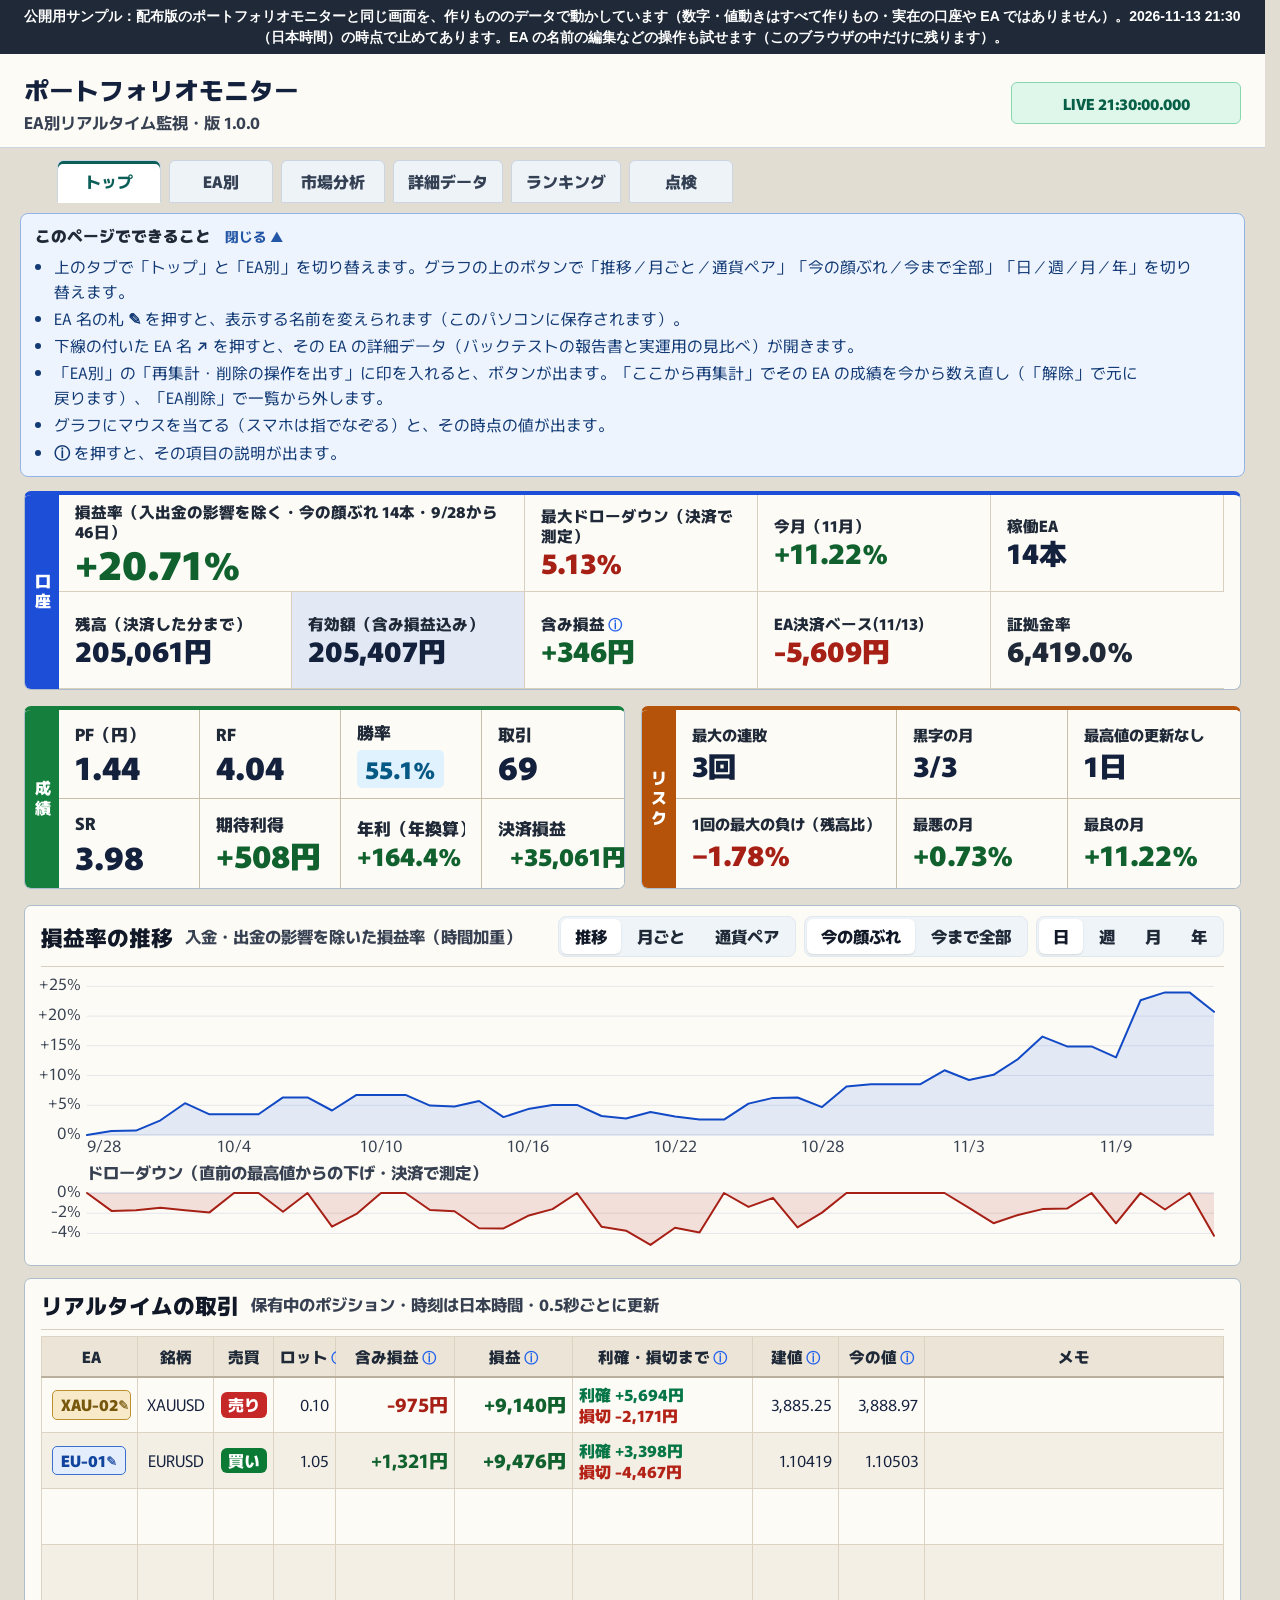
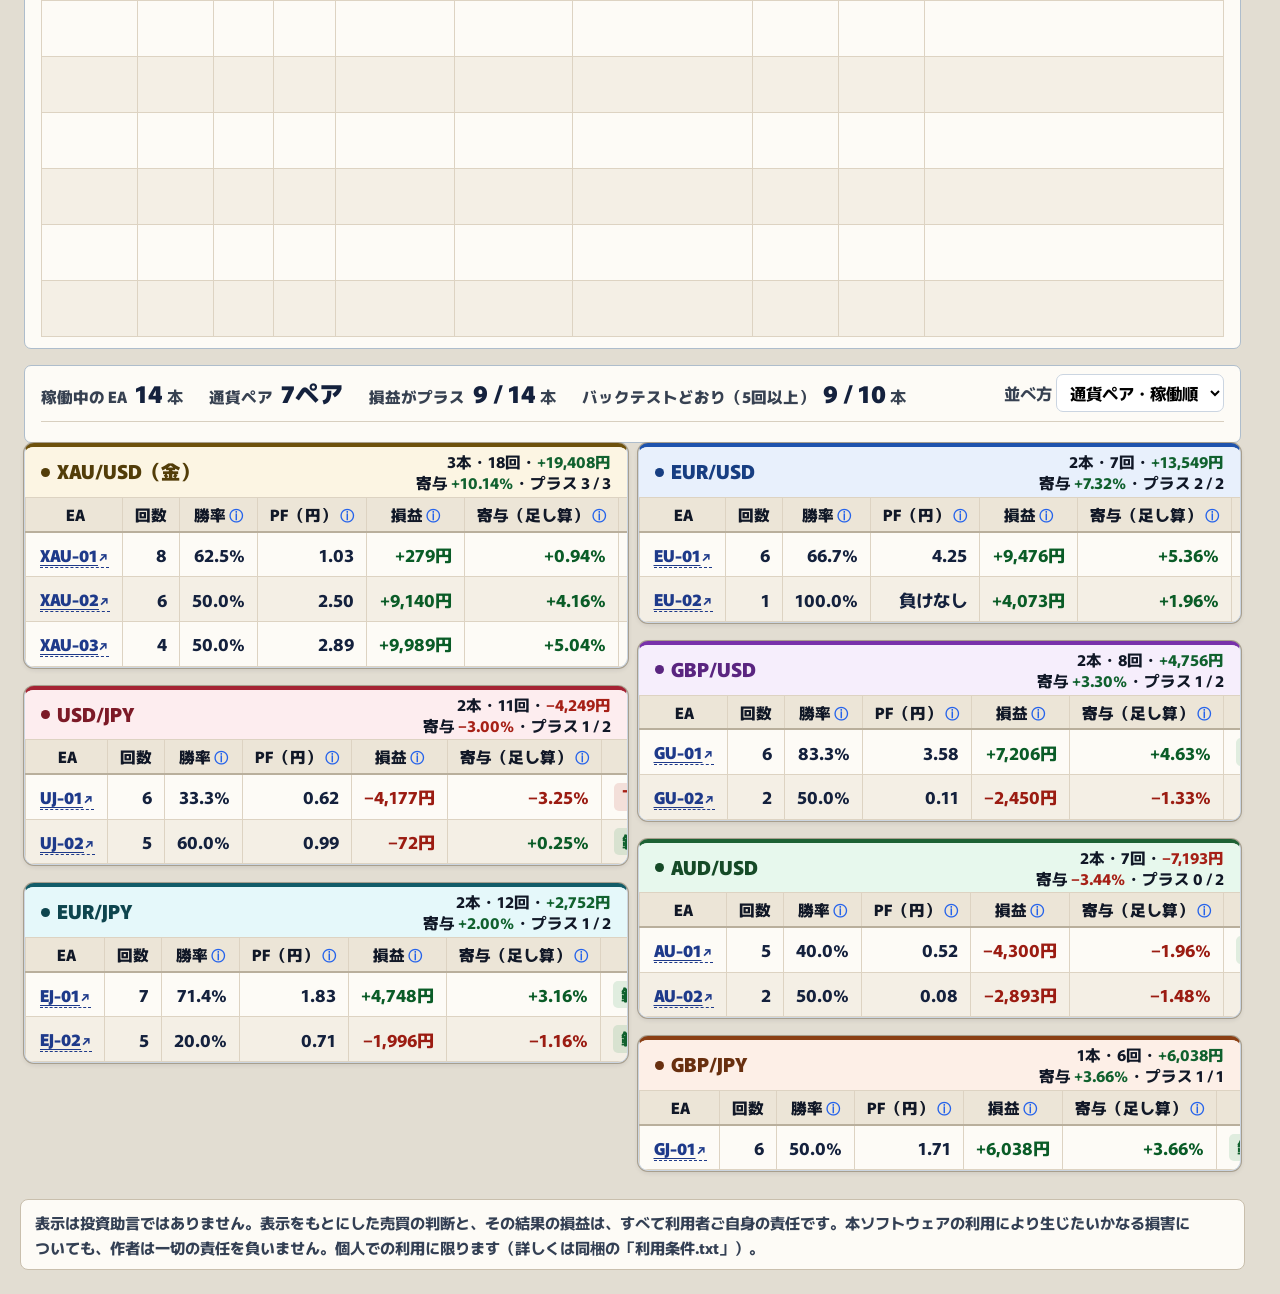
<file: monitor-sample/index.html>
<!DOCTYPE html>
<html lang="ja">
<head>
<script>
/* 公開用サンプル：配布版のポートフォリオモニターを、作りもののデータで動かしています（数字・値動きはすべて作りもの）。 */
(function(){
  var FROZEN=1794573000000, _D=Date;
  function FD(){ var a=[].slice.call(arguments); if(!(this instanceof FD)) return new _D(FROZEN).toString();
    return a.length? new (Function.prototype.bind.apply(_D,[null].concat(a)))() : new _D(FROZEN); }
  FD.prototype=_D.prototype; FD.now=function(){return FROZEN}; FD.UTC=_D.UTC; FD.parse=_D.parse;
  window.Date=FD;
  var PAGES={"/": "index.html", "/analysis": "analysis.html", "/backtest": "backtest.html", "/ranking": "ranking.html", "/check": "check.html"};
  var here=location.href.replace(/[^\/]*([?#].*)?$/,"");
  var SIM=(function(){
    var SK="pm_dist_sample_ops_v1";
    function load(){var s={};try{s=JSON.parse(localStorage.getItem(SK)||"{}")||{}}catch(e){}
      ["names","deleted","resets"].forEach(function(k){if(!s[k]||typeof s[k]!=="object")s[k]={}});return s;}
    function save(s){try{localStorage.setItem(SK,JSON.stringify(s))}catch(e){}}
    function J(o,st){return Promise.resolve(new Response(JSON.stringify(o),{status:st||200,headers:{"Content-Type":"application/json"}}));}
    function nowIso(){return new _D(FROZEN).toISOString();}
    function post(api,init){
      var b={};try{b=JSON.parse((init&&init.body)||"{}")||{}}catch(e){}
      var s=load(), mg=String(b.magic==null?"":b.magic).trim();
      if(api==="ea-name"){ if(!mg) return J({ok:false,error:"magic is required"},400);
        var nm=String(b.name||"").trim(); if(nm.length>40) return J({ok:false,error:"name is too long"},400);
        s.names[mg]=nm; save(s); return J({ok:true,magic:mg,name:nm}); }
      if(api==="ea-reset"){ if(!mg) return J({ok:false,error:"account_login and magic are required"},400);
        if(b.action==="clear"){ delete s.resets[mg]; delete s.deleted[mg]; save(s); return J({ok:true,action:"clear"}); }
        s.resets[mg]={account_login:String(b.account_login||""),reset_at:nowIso()}; save(s);
        return J({ok:true,action:"reset",reset_at:s.resets[mg].reset_at,reset_after_ticket:null}); }
      if(api==="ea-delete"){ if(!mg) return J({ok:false,error:"account_login and magic are required"},400);
        s.deleted[mg]=1; s.resets[mg]={account_login:String(b.account_login||""),reset_at:nowIso()}; save(s);
        return J({ok:true,account_login:String(b.account_login||""),magic:mg}); }
      return J({ok:false,error:"公開用サンプルのため、この操作はできません（配布版では使えます）"});
    }
    function mOf(o){return o&&o.magic!=null?String(o.magic):null;}
    function dropDeleted(a,s){return Array.isArray(a)?a.filter(function(o){var m=mOf(o);return !(m&&s.deleted[m]);}):a;}
    function apply(api,d,s){
      if(api==="summary"&&d){
        var n=d.ea_names||(d.ea_names={});
        Object.keys(s.names).forEach(function(m){ if(s.names[m]) n[m]=s.names[m]; else delete n[m]; });
        d.ea_stats=dropDeleted(d.ea_stats,s);
        var rs=(d.ea_resets||[]).filter(function(r){return !s.resets[String(r.magic)];});
        Object.keys(s.resets).forEach(function(m){ var r=s.resets[m];
          rs.push({account_login:r.account_login,magic:m,reset_at:r.reset_at,reset_after_ticket:null}); });
        d.ea_resets=rs;
        (d.ea_stats||[]).forEach(function(e){ var r=s.resets[String(e.magic)]; if(!r) return;
          e.reset_at=r.reset_at; e.trades=0; e.wins=0; e.total_profit=0; });
      }
      if(api==="performance"&&d){ ["by_ea","by_account_ea"].forEach(function(k){ d[k]=dropDeleted(d[k],s); }); }
      if((api==="trades"||api==="ea-history")&&Array.isArray(d)) d=dropDeleted(d,s);
      return d;
    }
    function used(){var s=load();return Object.keys(s.names).length+Object.keys(s.deleted).length+Object.keys(s.resets).length;}
    function patch(api,r){
      if(!r.ok||!used()||["summary","performance","trades","ea-history"].indexOf(api)<0) return r;
      var s=load();
      return r.json().then(function(d){ return new Response(JSON.stringify(apply(api,d,s)),{status:200,headers:{"Content-Type":"application/json"}}); });
    }
    function reset(){try{localStorage.removeItem(SK)}catch(e){} location.reload();}
    return {post:post,patch:patch,used:used,reset:reset};
  })();
  var _fetch=window.fetch.bind(window);
  window.fetch=function(input,init){
    var url=(typeof input==="string")?input:(input&&input.url)||"";
    var m=String(url).match(/\/api\/([a-z0-9\-\/]+)/i);
    if(!m) return _fetch(input,init);
    var api=m[1].replace(/\//g,"_");
    var method=((init&&init.method)||(input&&input.method)||"GET").toUpperCase();
    if(method!=="GET") return SIM.post(api,init);
    return _fetch(here+"api/"+api+".json",{cache:"no-cache"}).then(function(r){return SIM.patch(api,r);});
  };
  document.addEventListener("click",function(e){
    var a=e.target&&e.target.closest&&e.target.closest("a[href]"); if(!a) return;
    var h=a.getAttribute("href"); if(!h||h.charAt(0)!=="/"||h.indexOf("//")===0) return;
    var p=h.split("#")[0].split("?")[0], hash=h.indexOf("#")>=0?h.slice(h.indexOf("#")):"";
    if(PAGES[p]){ e.preventDefault(); location.href=here+PAGES[p]+hash; }
  },true);
  document.addEventListener("DOMContentLoaded",function(){
    var b=document.createElement("div");
    b.textContent="公開用サンプル：配布版のポートフォリオモニターと同じ画面を、作りもののデータで動かしています（数字・値動きはすべて作りもの・実在の口座や EA ではありません）。2026-11-13 21:30（日本時間）の時点で止めてあります。EA の名前の編集などの操作も試せます（このブラウザの中だけに残ります）。";
    if(SIM.used()){var u=document.createElement("button");u.type="button";u.textContent="操作を元に戻す";
      u.style.cssText="margin-left:12px;font:700 13px/1.4 sans-serif;padding:2px 10px;border-radius:5px;border:1px solid #fff;background:#fff;color:#1f2937;cursor:pointer";
      u.onclick=SIM.reset;b.appendChild(u);}
    b.style.cssText="position:sticky;top:0;z-index:99999;background:#1f2937;color:#fff;font:600 14px/1.5 sans-serif;padding:6px 16px;text-align:center";
    document.body.insertBefore(b,document.body.firstChild);
  });
})();
</script>

<meta name="pm-token" content="sample">
<meta name="pm-version" content="1.0.0">

<meta charset="UTF-8">
<title>ポートフォリオモニター</title>
<link rel="stylesheet" href="static/style.css?v=1994b03290">
<link rel="stylesheet" href="static/ui2.css?v=ae1d5fb1fd">
<meta name="viewport" content="width=device-width, initial-scale=1">
<style>a.tab-button{display:inline-flex;align-items:center;justify-content:center;text-decoration:none}</style>
<style>
body.u2 .u-strip .c .d,body.u2 #u-risk .d{display:none!important}
</style>
<style>

a.tab-button{display:inline-flex;align-items:center;justify-content:center;text-decoration:none}
td.memo{text-align:left!important;white-space:normal!important;vertical-align:middle}
.section-title h2{font-size:1.35rem}
.section-title span{white-space:normal}
</style>
<style>

#ea-table th:nth-child(2),#ea-table td:nth-child(2),#ea-table th:nth-child(10),#ea-table td:nth-child(10){display:none}
#ea-table col{display:none}
body.u2:not(.u-ops) #ea-table th.grp-action,body.u2:not(.u-ops) #ea-table td.ea-reset-cell{display:none}
#ea-table td.ea-memo{white-space:normal;min-width:140px;text-align:left}

.u-strip .c:has(#top-equity){background:rgba(37,99,235,.12)}

.u-card.u-live{align-self:stretch;display:flex;flex-direction:column;min-height:0}
.u-live-body{position:relative;flex:1 1 auto;min-height:260px}
.u-live-scroll{position:absolute;inset:0;overflow:auto}
.u-live-tbl thead th{position:sticky;top:0;z-index:1}
.u-live-tbl td.ea{font-weight:800}
.u-live-tbl .u-side{display:inline-block!important;padding:1px 10px!important;border-radius:6px;font-weight:800;color:#fff!important}
.u-live-tbl .u-buy{background:#0b7a35!important}.u-live-tbl .u-sell{background:#c62828!important}
.u-live-tbl td.u-live-none{text-align:left!important;font-size:1.05rem;font-weight:800;color:var(--u-ink2);padding:14px 12px!important}
.u-live-tbl td.u-dist,.u-live-tbl td.u-held{text-align:left!important;white-space:nowrap;line-height:1.3;font-variant-numeric:tabular-nums}
.u-live-tbl td.u-dist small,.u-live-tbl td.u-held small{display:block;font-size:.92rem!important;font-weight:700;color:var(--u-ink2)}
.u-live-tbl td.u-dist span{display:block;font-weight:800}

body.u2 main.u-wrap{max-width:none!important}

#tab-top .u-cards-grid{display:block;min-width:0}
#tab-top .u-cards-grid #u-ea-cards{display:flex!important;gap:10px;align-items:flex-start}

#tab-top #u-ea-cards .u-col{flex:1 1 0;min-width:0;display:flex;flex-direction:column;gap:18px}

#tab-top .u-leftcol .u-card.u-live{align-self:auto}
#tab-top .u-leftcol .u-live-body{min-height:0}
#tab-top .u-leftcol .u-live-scroll{position:static;max-height:460px}

#u-live-pos th,#u-live-pos td{padding-left:6px!important;padding-right:6px!important}
#u-live-pos th:first-child,#u-live-pos td:first-child{padding-left:10px!important}
.u-live-tbl .u-side{padding:1px 7px!important}
@media (min-width:1281px) and (max-width:2299px){ #tab-top .u-leftcol.s5{grid-column:span 7!important} #tab-top .u-cards-grid.s7{grid-column:span 5!important} #tab-top .u-strip.s5{grid-column:span 12!important} #tab-top .u-seiseki-top.s4,#tab-top .u-risk-top.s3{grid-column:span 6!important} }

#tab-top .u-card.u-tag{position:relative;padding-left:34px!important;border-top:4px solid var(--tag)!important}
#tab-top .u-tag::before{content:attr(data-tag);position:absolute;left:0;top:0;bottom:0;width:34px;display:flex;align-items:center;justify-content:center;writing-mode:vertical-rl;letter-spacing:.25em;font-weight:900;font-size:1rem;color:#fff;background:var(--tag)}
#tab-top .u-tag-acct{--tag:#1d4ed8}
#tab-top .u-tag-perf{--tag:#15803d}
#tab-top .u-tag-risk{--tag:#b45309}

#tab-top .u-strip.u-tag .c{padding-top:6px!important;padding-bottom:6px!important}

#tab-top .u-strip.u-tag{align-self:stretch!important;grid-template-rows:1fr 1fr!important;align-content:stretch!important;padding-top:0!important;padding-bottom:0!important}
#tab-top .u-strip.u-tag > .c{display:flex;flex-direction:column;justify-content:center}
#tab-top .u-seiseki-top .u-minis .m{padding-top:5px!important;padding-bottom:5px!important}
#tab-top .u-risk-top #u-risk .m{padding-top:5px!important;padding-bottom:5px!important}

#tab-top .u-strip.s5 .k{white-space:normal!important;overflow:visible!important;text-overflow:clip!important;line-height:1.3}

#tab-top .u-risk-top{align-self:stretch;display:flex;flex-direction:column;padding:0!important;overflow:hidden}
#tab-top .u-risk-top #u-risk{flex:1 1 auto;grid-auto-rows:1fr;border:0!important;border-radius:0!important;margin:0}
#tab-top .u-risk-top #u-risk .m{display:flex;flex-direction:column;justify-content:center;padding:12px 16px!important}
#tab-top .u-risk-top #u-risk .k{font-size:.95rem!important;font-weight:800;white-space:normal}
#tab-top .u-risk-top #u-risk .v{font-size:1.75rem!important;font-weight:900}

#tab-top .u-seiseki-top{align-self:stretch;display:flex;flex-direction:column;padding:0!important;overflow:hidden}
#tab-top .u-seiseki-top .u-minis{flex:1 1 auto;grid-auto-rows:1fr;border:0!important;border-radius:0!important;margin:0}
#tab-top .u-seiseki-top .u-note:empty{display:none}

#tab-top #top-annual-note{font-size:inherit;font-weight:inherit;color:inherit;display:inline;white-space:nowrap;margin-left:0}
#tab-top .u-seiseki-top .u-minis .k:has(#top-annual-note){white-space:nowrap!important;overflow:hidden}
.ann-note{display:inline;font-size:.76rem;font-weight:700;color:#344054;white-space:nowrap;margin-left:6px}
#tab-top .u-seiseki-top .u-minis .m{display:flex;flex-direction:column;justify-content:center;padding:10px 16px!important}
#tab-top .u-seiseki-top .u-minis .k{font-size:1.05rem!important}
#tab-top .u-seiseki-top .u-minis .v{font-size:2rem!important;line-height:1.25}
#tab-top .u-seiseki-top .u-minis .rate-pill{font-size:1.5rem!important}

#u-live-pos{width:100%;min-width:974px;table-layout:fixed;border-collapse:collapse;border:1px solid #c9bfad;font-size:1rem;font-variant-numeric:tabular-nums}
#u-live-pos th{background:#ece5d7;border:1px solid #ddd3c2;border-bottom:2px solid #b9af9c;font-size:.97rem;font-weight:800;color:var(--u-ink2);padding:8px 6px;text-align:center;white-space:nowrap;position:sticky;top:0;z-index:1}
#u-live-pos td{border:1px solid #ddd3c2;padding:4px 6px;vertical-align:middle;white-space:nowrap;overflow:hidden;height:56px}
#u-live-pos tbody tr:nth-child(even){background:#f4efe5}
#u-live-pos td:nth-child(1),#u-live-pos td:nth-child(2),#u-live-pos td:nth-child(3){text-align:center}
#u-live-pos td:nth-child(7),#u-live-pos td:nth-child(10){text-align:left}
#u-live-pos td:nth-child(4),#u-live-pos td:nth-child(5),#u-live-pos td:nth-child(6),#u-live-pos td:nth-child(8),#u-live-pos td:nth-child(9){text-align:right}

#u-live-pos td:nth-child(5),#u-live-pos td:nth-child(6){font-size:1.2rem!important}
#u-live-pos td.u-live-none{text-align:left!important}

#u-live-pos th:last-child,#u-live-pos td:last-child{padding-left:0!important;padding-right:0!important;overflow:hidden}
#u-live-pos:not(.u-memo-on) th:last-child,#u-live-pos:not(.u-memo-on) td:last-child{border-left:0!important;border-right:0!important;color:transparent!important}
#u-live-pos.u-memo-on th:last-child,#u-live-pos.u-memo-on td:last-child{padding-left:6px!important;padding-right:6px!important}
#tab-top .u-leftcol .u-live-scroll{min-height:0;max-height:none;overflow-x:auto;overflow-y:auto}
#tab-top .u-leftcol .u-live-scroll{height:calc(42px + 56px * 10)}

#tab-top .u-leftcol .u-live-scroll{scrollbar-gutter:stable}

#tab-top .u-leftcol .u-live-scroll{height:auto;min-height:calc(42px + 56px * 10);overflow-y:visible;scrollbar-gutter:auto}

#tab-ea #ea-table td{padding-top:8px!important;padding-bottom:8px!important}
#tab-ea #ea-table .ea-badge,#tab-ea #ea-table .rate-pill{padding-top:1px!important;padding-bottom:1px!important}
#tab-ea .u-trades-col{display:flex;align-self:stretch;min-height:0;contain:size}
#tab-ea .u-trades-col .ea-trades-panel{flex:1 1 auto;display:flex;flex-direction:column;min-height:0;margin:0}
#tab-ea .ea-trades-panel .table-wrap{flex:1 1 0;min-height:0;max-height:none!important;overflow:auto}
#tab-ea #ea-trades-table thead th{position:sticky;top:0;z-index:1}
#tab-ea #ea-trades-table th:nth-child(2),#tab-ea #ea-trades-table td:nth-child(2),
#tab-ea #ea-trades-table th:nth-child(3),#tab-ea #ea-trades-table td:nth-child(3),
#tab-ea #ea-trades-table th:nth-child(4),#tab-ea #ea-trades-table td:nth-child(4),
#tab-ea #ea-trades-table th:nth-child(5),#tab-ea #ea-trades-table td:nth-child(5),
#tab-ea #ea-trades-table th:nth-child(11),#tab-ea #ea-trades-table td:nth-child(11){display:none!important}
#tab-ea #ea-trades-table col{display:none}
@media (max-width:1280px){ #tab-ea .u-trades-col{contain:none} #tab-ea .ea-trades-panel .table-wrap{flex:none;max-height:640px} }

#tab-top .u-cards-head{margin:0 0 10px;padding-top:8px!important;padding-bottom:8px!important}
#tab-top .u-leftcol .u-card{padding-top:10px!important;padding-bottom:10px!important}
body.u2 main.u-wrap{padding-bottom:10px!important}
#tab-top .u-cards-head .u-stats .stat{display:flex;align-items:baseline;gap:8px}

#u-ea-cards .u-tbl td{padding-top:8px!important;padding-bottom:8px!important}
#u-ea-cards .u-tbl th{padding-top:5px!important;padding-bottom:5px!important}

#u-ea-cards .u-tbl td,#u-ea-cards .u-tbl th{padding-left:12px!important;padding-right:12px!important}
#u-ea-cards .u-tbl th:first-child,#u-ea-cards .u-tbl td:first-child{padding-left:14px!important}

#u-ea-cards .u-tbl td{color:#14213d!important;font-weight:700!important;font-size:1.08rem!important}

#u-ea-cards .u-tbl th{color:#111827!important;font-weight:800!important}
#u-ea-cards .u-tbl td.pos,#u-ea-cards .u-tbl .pos{color:#0a5c27!important}
#u-ea-cards .u-tbl td.neg,#u-ea-cards .u-tbl .neg{color:#9b1c12!important}
#u-ea-cards .u-tbl .mut{color:#374151!important}
#u-ea-cards a.ea-link{color:#1e3a8a!important;font-weight:900!important}
#u-ea-cards .pcard-h .meta{color:#111827!important;font-weight:700!important}
#u-ea-cards .pcard-h h3{font-weight:900!important;filter:brightness(.75)}
#u-ea-cards .vb{font-weight:800!important}

#u-ea-cards svg.spark{--u-up:#1d4ed8;--u-up-soft:rgba(29,78,216,.14)}
#u-ea-cards .pcard-h{padding-top:4px!important;padding-bottom:4px!important}
#tab-top .u-leftcol{gap:12px!important}
#tab-top .u-leftcol .u-card .u-h{margin-bottom:6px!important}
#tab-top .u-leftcol .u-minis .m{padding-top:6px!important;padding-bottom:6px!important}
body.u2:has(> main.u-wrap) .tab-bar{max-width:none!important}
.u-live-tbl td.u-dist .to-tp{color:#067647}.u-live-tbl td.u-dist .to-sl{color:#b42318}

#ea-table .th-side,#ea-table td.side-cell,#ea-table .th-exit,#ea-table td.ea-exit-countdown,#ea-table .th-exit-distance,#ea-table td.ea-exit-distance{display:none!important}
@media (max-width:1280px){.u-live-body{min-height:0}.u-live-scroll{position:static}}
</style>
<link rel="stylesheet" href="static/readable.css?v=3c001521b7">
<script src="static/tablealign.js?v=c13a453010" defer></script>
</head>
<body class="u2">
<header class="page-header">
  <div>
    <h1>ポートフォリオモニター</h1>
    <div class="subtitle">EA別リアルタイム監視・版 1.0.0</div>
  </div>
  <div id="status" class="status-pill"></div>
</header>

<nav class="tab-bar" aria-label="表示切替">
  <button class="tab-button active" type="button" data-tab="top">トップ</button>
  <button class="tab-button" type="button" data-tab="ea">EA別</button>
  <a class="tab-button" href="analysis.html">市場分析</a>
  <a class="tab-button" href="backtest.html">詳細データ</a>
  <a class="tab-button" href="ranking.html">ランキング</a>
  <a class="tab-button" href="check.html">点検</a>
</nav>
<details class="hx-bar" open><summary>このページでできること</summary><ul><li>上のタブで「トップ」と「EA別」を切り替えます。グラフの上のボタンで「推移／月ごと／通貨ペア」「今の顔ぶれ／今まで全部」「日／週／月／年」を切り替えます。</li><li>EA 名の札 <b>✎</b> を押すと、表示する名前を変えられます（このパソコンに保存されます）。</li><li>下線の付いた EA 名 <b>↗</b> を押すと、その EA の詳細データ（バックテストの報告書と実運用の見比べ）が開きます。</li><li>「EA別」の「再集計・削除の操作を出す」に印を入れると、ボタンが出ます。「ここから再集計」でその EA の成績を今から数え直し（「解除」で元に戻ります）、「EA削除」で一覧から外します。</li><li>グラフにマウスを当てる（スマホは指でなぞる）と、その時点の値が出ます。</li><li><b>ⓘ</b> を押すと、その項目の説明が出ます。</li></ul></details>
<main class="u-wrap">
<p class="u-note" data-u2-error hidden></p>

<section id="tab-top" class="tab-panel active">
<div class="u-grid">
  
  <section class="u-card u-strip s5 u-tag u-tag-acct" data-tag="口座" aria-label="サマリー" title="口座と損益">
    <div class="c wide"><div class="k" id="u-gain-k">損益率（入出金の影響を除く）</div><div class="v big" id="u-gain">—</div><div class="d" id="u-gain-d"></div></div>
    <div class="c"><div class="k" id="u-maxdd-k">最大ドローダウン</div><div class="v" id="u-maxdd">—</div><div class="d" id="u-maxdd-d"></div></div>
    <div class="c"><div class="k" id="u-month-k">今月</div><div class="v" id="u-month">—</div><div class="d">直近7日 <b id="u-g7">—</b>・30日 <b id="u-g30">—</b></div></div>
    <div class="c"><div class="k">稼働EA</div><div class="v"><span id="metric-ea-count">-</span>本</div><div class="d">要注意 <b><span id="metric-alert-ea-count">-</span></b>本</div></div>
    <div class="c"><div class="k">残高（決済した分まで）</div><div class="v"><span id="top-balance">-</span></div></div>
    <div class="c" id="top-equity-cell"><div class="k">有効額（含み損益込み）</div><div class="v"><span id="top-equity">-</span></div></div>
    <div class="c"><div class="k" title="MT5口座の含み損益（手動注文・スワップ込み）">含み損益</div><div class="v"><span id="top-account-profit">-</span></div><div class="d">保有 <span id="metric-open-count">-</span>件</div></div>
    <div class="c"><div class="k" id="today-day-label">本日</div><div class="v"><span id="today-realized">-</span></div><div class="d"><span id="today-trades">-</span>回・勝率 <span id="today-win-rate">-</span></div></div>
    <div class="c"><div class="k">証拠金率</div><div class="v"><span id="top-margin-level">-</span></div><div class="d">証拠金 <span id="top-margin">-</span></div></div>
  </section>
  
  
  <section class="u-card s4 u-seiseki-top u-tag u-tag-perf" data-tag="成績" aria-label="成績の要約" title="成績の要約：決済した取引から（基準日以降）">
    <div class="u-minis">
      <div class="m"><div class="k">PF（円）</div><div class="v"><span id="top-pf">-</span></div></div>
      <div class="m"><div class="k">RF</div><div class="v"><span id="top-rf">-</span></div></div>
      <div class="m"><div class="k">勝率</div><div class="v"><span id="top-win-rate">-</span></div></div>
      <div class="m"><div class="k">取引</div><div class="v"><span id="top-trades">-</span></div></div>
      <div class="m"><div class="k">SR</div><div class="v"><span id="top-sr">-</span></div></div>
      <div class="m"><div class="k">期待利得</div><div class="v"><span id="top-expectancy">-</span></div></div>
      
      <div class="m"><div class="k">年利<span class="ann-note" id="top-annual-note" hidden></span></div><div class="v"><span id="top-annual">-</span></div></div>
      <div class="m"><div class="k">決済損益</div><div class="v"><span id="metric-realized">-</span></div></div>
    </div>
    <p class="u-note" id="top-detached"></p>
  </section>
  <section class="u-card s3 u-risk-top u-tag u-tag-risk" data-tag="リスク" aria-label="リスクの目安" title="リスクの目安">
    <div class="u-minis c3" id="u-risk"></div>
  </section>

  
  <div class="s5 u-stack u-leftcol">
    <section class="u-card u-in-side" aria-label="損益率の推移">
    <div class="u-h">
      <h2 id="u-view-title">損益率の推移</h2>
      <span class="u-lead" id="u-view-lead">入金・出金の影響を除いた損益率（時間加重）</span>
      <div class="u-right">
        <div class="u-seg" role="group" aria-label="グラフの種類">
          <button type="button" data-u-view="growth">推移</button><button type="button" data-u-view="month">月ごと</button><button type="button" data-u-view="pair">通貨ペア</button>
        </div>
        <div class="u-seg" role="group" aria-label="集計の範囲">
          <button type="button" data-perf-scope="lineup">今の顔ぶれ</button>
          <button type="button" data-perf-scope="all">今まで全部</button>
        </div>
        <div class="u-seg" role="group" aria-label="グラフの単位">
          <button type="button" data-u-period="day">日</button><button type="button" data-u-period="week">週</button><button type="button" data-u-period="month">月</button><button type="button" data-u-period="year">年</button>
        </div>
      </div>
    </div>
    <div class="u-chart-area" id="u-chart-area">
      <div id="u-view-growth">
        <div class="u-chart" id="u-growth"></div>
        <div class="u-sub" id="u-dd-label">ドローダウン</div>
        <div class="u-chart" id="u-dd"></div>
      </div>
      <div class="u-chart" id="u-month-bars" hidden></div>
      <div class="u-chart" id="u-pair-bars" hidden></div>
    </div>
    </section>
    <section class="u-card u-live" aria-label="リアルタイムの取引">
    <div class="u-h">
      <h2>リアルタイムの取引</h2>
      <span class="u-lead">保有中のポジション・時刻は日本時間・0.5秒ごとに更新</span>
    </div>
    <div class="u-live-body"><div class="u-tbl-wrap u-live-scroll"><table class="u-live-tbl u-live-fixed" id="u-live-pos"><colgroup><col style="width:96px"><col style="width:76px"><col style="width:60px"><col style="width:62px"><col style="width:118px"><col style="width:118px"><col><col style="width:86px"><col style="width:86px"><col style="width:0"></colgroup>
      <thead><tr><th>EA</th><th>銘柄</th><th>売買</th><th>ロット</th><th>含み損益</th><th title="その EA の今までの決済の損益の合計（EA別概要の「損益」と同じ・含み損益は入らない）">損益</th><th title="今の含み損益から、利確（TP）・損切（SL）に届いたときまでの差（口座通貨）。損切の額は MT5 が建値から計算した値、利確の額はその比で出した目安。スワップは含まない。">利確・損切まで</th><th>建値</th><th>今の値</th><th>メモ</th></tr></thead>
      <tbody></tbody>
    </table></div></div>
    </section>
  </div>
  
  <div class="s7 u-cards-grid">
    <section class="u-card u-cards-head" title="EA の名前を押すと、詳細データ（バックテストの報告書と実運用の見比べ）が開きます。「BT比」は、実運用をバックテストで同じ回数続けたときの広がり（90%）と比べた位置です（5回未満は判定しない）。">
      <div class="u-h" style="margin:0">
        <div class="u-stats" id="u-ea-stats"></div>
        <div class="u-right">
        
          <label class="u-lead" id="u-ea-sort-wrap">並べ方 <select class="u-select" id="u-ea-sort"><option value="num">通貨ペア・稼働順</option><option value="contrib">寄与の大きい順</option><option value="n">回数の多い順</option><option value="since">新しく入った順</option></select></label>
        </div>
      </div>
    </section>
    <div id="u-ea-cards" class="u-cards-items"></div>
  </div>

</div>
</section>

<section id="tab-ea" class="tab-panel">
<div class="u-grid">
  
  <section class="u-card s7 ea-panel" aria-label="EA別概要">
    <div class="u-h"><h2>EA別概要</h2><span class="u-lead" title="magic number単位。売買・利確・損切まではトップの「リアルタイムの取引」に">月の列＝その月の損益率（* は今月）・合計＝稼働開始からの複利</span>
      <div class="u-right"><label class="u-lead"><input type="checkbox" id="u-show-ops"> 再集計・削除の操作を出す</label></div></div>
    <div class="table-wrap">
        <table id="ea-table" class="data-table ea-table">
          <colgroup>
            <col class="col-ea">
            <col class="col-magic">
            <col class="col-symbol">
            <col class="col-count">
            <col class="col-side">
            <col class="col-lot">
            <col class="col-count">
            <col class="col-profit">
            <col class="col-realized">
            <col class="col-percent">
            <col class="col-rate">
            <col class="col-exit-countdown">
            <col class="col-ea-actions">
            <col class="col-memo">
          </colgroup>
          <thead><tr>
            <th class="grp-id">EA名</th><th class="grp-id">Magic</th><th class="grp-id grp-end">銘柄</th>
            <th class="grp-count">保有</th><th class="grp-count th-side">売買</th><th class="grp-count">Lot</th><th class="grp-count grp-end">決済</th>
            <th class="grp-money">含み損益</th><th class="grp-money">決済損益</th>
            <th class="grp-percent">含み損益率</th><th class="grp-percent grp-end">勝率</th>
            <th class="th-exit" title="週末・休日前の強制決済を含む最も近い予定。保有期限は目安で、TP/SL・価格条件の決済が先行する場合があります。">次の時間決済（JST）</th><th class="grp-action">計測</th><th>メモ</th>
          </tr></thead>
          <tbody></tbody>
        </table>
      </div>
  </section>
  
  <table id="u-ea-month" hidden></table>
  <div class="s5 u-trades-col"><section class="u-card ea-trades-panel">
      <div class="u-h">
        <h2>直近の決済</h2>
        <label class="filter-control">EA <select id="ea-trade-filter"></select></label>
      </div>
      <div class="table-wrap">
        <table id="ea-trades-table" class="data-table trades-table">
          <colgroup>
            <col class="col-ea">
            <col class="col-magic">
            <col class="col-account">
            <col class="col-ticket">
            <col class="col-position">
            <col class="col-symbol">
            <col class="col-lot">
            <col class="col-time">
            <col class="col-time">
            <col class="col-comment">
          </colgroup>
          <thead><tr>
            <th class="grp-id">EA名</th><th class="grp-id">Magic</th><th class="grp-id grp-end">口座</th>
            <th class="grp-detail">Ticket</th><th class="grp-detail">建玉ID</th><th class="grp-detail">銘柄</th><th class="grp-detail grp-end">ロット</th>
            <th class="grp-money grp-end">損益</th>
            <th class="grp-time">開始時刻</th><th class="grp-time grp-end">決済時刻</th>
            <th>コメント</th>
          </tr></thead>
          <tbody></tbody>
        </table>
      </div>
    </section></div>
</div>
</section>

<section id="tab-account" class="tab-panel" hidden>
  <main class="detail-layout">
    <section class="panel account-status-panel">
      <div class="section-title">
        <h2>口座別 資金・証拠金状況</h2>
        <span>残高・有効額・余力ベース</span>
      </div>
      <div class="table-wrap">
        <table id="account-status-table" class="data-table account-status-table">
          <colgroup>
            <col class="account-col-login">
            <col class="account-col-money">
            <col class="account-col-money">
            <col class="account-col-money">
            <col class="account-col-money">
            <col class="account-col-money">
            <col class="account-col-rate">
            <col class="account-col-count">
            <col class="account-col-count">
            <col class="account-col-lot">
            <col class="account-col-actions">
            <col class="account-col-memo">
          </colgroup>
          <thead><tr>
            <th class="grp-id grp-end">口座</th>
            <th class="grp-money">残高</th><th class="grp-money">有効額</th><th class="grp-money">損益</th><th class="grp-money">証拠金</th><th class="grp-money grp-end">可能額</th>
            <th class="grp-percent grp-end">証拠金率</th>
            <th class="grp-count">稼働EA</th><th class="grp-count">保有</th><th class="grp-count grp-end">Lot</th>
            <th class="grp-action">操作</th>
            <th>メモ</th>
          </tr></thead>
          <tbody></tbody>
        </table>
      </div>
    </section>

    <section class="panel account-ea-panel">
      <div class="section-title">
        <h2>口座内 EA別</h2>
        <span>口座ごとのEA分解・合計行つき</span>
      </div>
      <div class="table-wrap">
        <table id="account-ea-performance-table" class="data-table performance-table">
          <thead><tr><th>口座</th><th>EA名</th><th>Magic</th><th>銘柄</th><th>PF（円）</th><th>RF</th><th>取引</th><th>DD%</th><th>SR</th><th>勝率</th><th>損益</th><th>期待利得</th><th>年利</th></tr></thead>
          <tbody></tbody>
        </table>
      </div>
    </section>

    <section class="panel account-positions-panel">
      <div class="section-title">
        <h2>口座別 保有中ポジション</h2>
        <span>現在オープン中</span>
      </div>
      <div class="table-wrap">
        <table id="account-positions-table" class="data-table trades-table">
          <colgroup>
            <col class="col-account"><col class="col-ea"><col class="col-magic"><col class="col-ticket"><col class="col-symbol"><col class="col-lot"><col class="col-price"><col class="col-money"><col class="col-profit"><col class="col-time"><col class="col-comment col-position-comment">
          </colgroup>
          <thead><tr>
            <th class="grp-id">口座</th><th class="grp-id">EA名</th><th class="grp-id grp-end">Magic</th>
            <th class="grp-detail">Ticket</th><th class="grp-detail">銘柄</th><th class="grp-detail grp-end">ロット</th>
            <th class="grp-money">建値</th><th class="grp-money">スワップ</th><th class="grp-money grp-end">含み損益</th>
            <th class="grp-time grp-end">開始時刻</th><th>コメント</th>
          </tr></thead>
          <tbody></tbody>
        </table>
      </div>
    </section>

    
    <section class="panel account-orders-panel">
      <div class="section-title">
        <h2>口座別 未約定オーダー</h2>
        <span>現在発注中</span>
      </div>
      <div class="table-wrap">
        <table id="account-orders-table" class="data-table trades-table"><thead><tr></tr></thead><tbody></tbody></table>
      </div>
    </section>
<section class="panel account-trades-panel">
      <div class="section-title">
        <h2>口座別 直近トレード</h2>
        <label class="filter-control">口座 <select id="account-trade-filter"></select></label>
      </div>
      <div class="table-wrap">
        <table id="account-trades-table" class="data-table trades-table">
          <colgroup>
            <col class="col-account">
            <col class="col-ea">
            <col class="col-magic">
            <col class="col-ticket">
            <col class="col-position">
            <col class="col-symbol">
            <col class="col-lot">
            <col class="col-time">
            <col class="col-time">
            <col class="col-comment">
          </colgroup>
          <thead><tr>
            <th class="grp-id">口座</th><th class="grp-id">EA名</th><th class="grp-id grp-end">Magic</th>
            <th class="grp-detail">Ticket</th><th class="grp-detail">建玉ID</th><th class="grp-detail">銘柄</th><th class="grp-detail grp-end">ロット</th>
            <th class="grp-money grp-end">損益</th>
            <th class="grp-time">開始時刻</th><th class="grp-time grp-end">決済時刻</th>
            <th>コメント</th>
          </tr></thead>
          <tbody></tbody>
        </table>
      </div>
    </section>
  </main>
</section>


  <script src="static/dashboard.js?v=cffd45f073"></script>
<script>(function(){var t=location.hash.slice(1);if(!t)return;var b=document.querySelector('.tab-button[data-tab="'+t+'"]');if(b)b.click();})();</script>
<script src="static/ui2.js?v=66d844444e"></script>
<script>document.getElementById("u-show-ops").addEventListener("change",function(){document.body.classList.toggle("u-ops",this.checked);});</script>
</main>
<p class="pm-disclaimer">表示は投資助言ではありません。表示をもとにした売買の判断と、その結果の損益は、すべて利用者ご自身の責任です。本ソフトウェアの利用により生じたいかなる損害についても、作者は一切の責任を負いません。個人での利用に限ります（詳しくは同梱の「利用条件.txt」）。</p>
<style>.pm-disclaimer{margin:18px 20px 24px;padding:10px 14px;border:1.5px solid #c9bfad;border-radius:8px;background:#fdfbf6;color:#344054;font-size:.95rem;font-weight:700;line-height:1.6}</style>
<script>

(function(){
  var box = document.getElementById("u-ea-cards");
  if (!box) return;
  var mo;
  function weight(card){ return card.querySelectorAll("tbody tr").length + 3; }
  function lay(force){
    if (!force && !box.querySelector(":scope > .pcard")) return;
    var cards = Array.prototype.slice.call(box.querySelectorAll(".pcard"));
    if (!cards.length) return;
    var n = box.clientWidth >= 1160 ? 2 : 1;
    mo.disconnect();
    var cols = [], h = [];
    for (var i = 0; i < n; i++) { var c = document.createElement("div"); c.className = "u-col"; cols.push(c); h.push(0); }

    var pick = cards.map(function(card, i){ return {card: card, i: i, w: weight(card)}; });
    pick.slice().sort(function(a, b){ return b.w - a.w || a.i - b.i; }).forEach(function(x){ var k = h.indexOf(Math.min.apply(null, h)); x.col = k; h[k] += x.w; });
    pick.forEach(function(x){ cols[x.col].appendChild(x.card); });
    box.replaceChildren.apply(box, cols);
    mo.observe(box, {childList: true});
  }
  mo = new MutationObserver(function(){ lay(false); });
  mo.observe(box, {childList: true});

  var t = null;
  function recheck(){
    var want = box.clientWidth >= 1160 ? 2 : 1;
    if (box.querySelectorAll(":scope > .u-col").length === want) return;
    clearTimeout(t); t = setTimeout(function(){ lay(true); }, 120);
  }
  if (window.ResizeObserver) new ResizeObserver(recheck).observe(box);
  window.addEventListener("resize", recheck);
  if (document.readyState === "loading") document.addEventListener("DOMContentLoaded", function(){ lay(false); }); else lay(false);
})();
</script>
<script>

(function(){
  var t = document.getElementById("ea-table");
  if (!t) return;
  var mo = null;
  function pct(v){ return (v > 0 ? "+" : v < 0 ? "−" : "") + Math.abs(v).toFixed(2) + "%"; }
  function bg(v, mx){ var a = Math.min(1, Math.abs(v) / mx) * 0.45 + 0.06; return v > 0 ? "rgba(21,128,61," + a.toFixed(3) + ")" : v < 0 ? "rgba(180,35,24," + a.toFixed(3) + ")" : "transparent"; }
  function inject(){
    var d = window.UI2 && window.UI2.data; if (!d || !d.views) return;
    var ms = (d.views.now || d.views.all).months.map(function(r){ return r.m; });
    var cur = String(d.asof || "").slice(0, 7);
    var by = {}; (d.eas || []).forEach(function(e){ by[e.name] = e; });
    var mx = 0; (d.eas || []).forEach(function(e){ if (e.live) ms.forEach(function(m){ var v = e.live.monthly[m]; if (v !== undefined) mx = Math.max(mx, Math.abs(v)); }); }); mx = mx || 1;
    if (mo) mo.disconnect();
    var hr = t.querySelector("thead tr");
    if (hr) {
      hr.querySelectorAll("th.u-m").forEach(function(x){ x.remove(); });
      var memo = Array.prototype.slice.call(hr.children).filter(function(th){ return th.textContent.trim() === "メモ"; })[0] || null;
      ms.concat(["合計"]).forEach(function(m, i){
        var th = document.createElement("th"); th.className = "u-m grp-percent" + (i === ms.length ? " grp-end" : "");
        th.textContent = m === "合計" ? "合計" : (+m.slice(5)) + "月" + (m === cur ? "*" : "");
        if (m === "合計") th.title = "稼働開始からの複利の損益率";
        hr.insertBefore(th, memo);
      });
    }
    t.querySelectorAll("tbody tr").forEach(function(tr){
      tr.querySelectorAll("td.u-m").forEach(function(x){ x.remove(); });
      var memo = tr.querySelector("td.ea-memo");
      var name = tr.cells[0] ? tr.cells[0].textContent.trim() : "";
      var e = by[name];
      ms.forEach(function(m){
        var td = document.createElement("td"); td.className = "u-m grp-percent";
        var v = e && e.live ? e.live.monthly[m] : undefined;
        if (v === undefined) { td.textContent = "·"; td.style.color = "var(--u-muted)"; }
        else { td.textContent = pct(v); td.style.background = bg(v, mx); }
        tr.insertBefore(td, memo);
      });
      var tt = document.createElement("td"); tt.className = "u-m grp-percent grp-end";
      var n = e && e.live ? e.live.net_pct : null;
      tt.textContent = n === null || n === undefined ? "—" : pct(n);
      tt.style.fontWeight = "800"; tt.style.color = n > 0 ? "var(--u-up)" : n < 0 ? "var(--u-down)" : "";
      tr.insertBefore(tt, memo);
    });
    if (mo) mo.observe(t, {childList: true, subtree: true});
  }
  var pending = null;
  mo = new MutationObserver(function(){
    var need = t.querySelector("tbody tr:not(:has(td.u-m))") || (t.querySelector("thead tr") && !t.querySelector("thead th.u-m"));
    if (!need) return;
    clearTimeout(pending); inject();
  });
  mo.observe(t, {childList: true, subtree: true});
  var prev = window.UI2 && window.UI2.onData;
  if (window.UI2) window.UI2.onData = function(d){ if (prev) prev(d); inject(); };
  inject();
})();
</script>
<script>

(function(){
  function put(d){
    var el = document.getElementById("top-annual-note"); if (!el || !d) return;

    var sb = document.querySelector('[data-perf-scope][aria-pressed="true"]'), sc = sb && sb.getAttribute("data-perf-scope") === "all" ? "all" : "now";
    var vv = d.views && (d.views[sc] || d.views.all);
    var n = Number(vv && vv.period_days != null ? vv.period_days : d.period_days);
    if (n > 0 && n < 365) { el.dataset.n = n; el.title = "運用が365日未満のため、" + n + "日分の成績を1年あたりに換算した値"; el.hidden = false; fit(); }
    else { el.textContent = ""; el.hidden = true; }
  }

  function fit(){
    var el = document.getElementById("top-annual-note"); if (!el || el.hidden || !el.dataset.n) return;
    var n = el.dataset.n, k = el.parentElement;
    el.textContent = "（" + n + "日分を年に換算）";
    if (k.scrollWidth > k.clientWidth + 1) el.textContent = "（年換算）";
  }
  window.addEventListener("resize", fit);
  if (document.fonts && document.fonts.ready) document.fonts.ready.then(fit);
  var prev = window.UI2 && window.UI2.onData;
  if (window.UI2) window.UI2.onData = function(d){ if (prev) prev(d); put(d); };
  if (window.UI2 && window.UI2.data) put(window.UI2.data);
  document.addEventListener("click", function(ev){ if (ev.target.closest && ev.target.closest("[data-perf-scope]")) setTimeout(function(){ if (window.UI2 && window.UI2.data) put(window.UI2.data); }, 0); });
})();
</script>
<style id="pm-hints-v1">
.hx-bar{margin:10px 20px 0;padding:9px 14px;border:1.5px solid #93b4e8;border-radius:8px;background:#eef4fd;color:#123a75;font-size:.98rem;line-height:1.6}
.hx-bar summary{cursor:pointer;font-weight:900;list-style:none}
.hx-bar summary::-webkit-details-marker{display:none}
.hx-bar summary::after{content:"　閉じる ▲";font-weight:700;font-size:.85rem;color:#2557a7}
.hx-bar:not([open]) summary::after{content:"　開く ▼"}
.hx-bar ul{margin:6px 0 2px;padding-left:1.2em}
.hx-bar li{margin:2px 0}
@media (max-width:640px){.hx-bar{margin:8px 10px 0;font-size:.92rem}}
[title*="クリックして名前を編集"]::after{content:" ✎";font-size:.85em;opacity:.8}
a.ea-link{text-decoration:underline;text-underline-offset:3px}
a.ea-link::after{content:" ↗";font-size:.8em;text-decoration:none;display:inline-block}
#t-all tbody tr td:first-child::before{content:"▸ ";color:#2563eb;font-weight:900}
#t-all tbody tr:hover td{background:rgba(37,99,235,.06)}
.hx-i{display:inline-block;margin-left:3px;color:#2563eb;cursor:pointer;font-weight:900;font-style:normal;font-size:.9em;line-height:1}
.hx-tip{position:absolute;z-index:9999;max-width:min(360px,90vw);padding:8px 11px;border-radius:7px;background:#1f2937;color:#fff;font-size:.9rem;font-weight:600;line-height:1.55;box-shadow:0 4px 14px rgba(0,0,0,.25)}
.hx-cap{margin:4px 0 0;font-size:.9rem;color:#475467;font-weight:700}
.mk-chart svg{touch-action:pan-y}
</style>
<script>
(function(){
  var KEY="pm_hints_closed:"+(location.pathname.replace(/\/+$/,"")||"/top");
  var bar=document.querySelector(".hx-bar");
  if(bar){ try{ if(localStorage.getItem(KEY)==="1") bar.removeAttribute("open"); }catch(e){}
    bar.addEventListener("toggle",function(){ try{ localStorage.setItem(KEY,bar.open?"0":"1"); }catch(e){} }); }
  var SKIP=["SECTION","BUTTON","A","TR","TD","INPUT","LABEL","P"];

  var GLOSS={"1時間足の値動きの相関":"通貨ペアどうしの1時間足の値動き（直近の終値の変化）が、どれだけ同じ向きに動くか。1 に近いほど同じ向き、−1 に近いほど逆向き。表の略は 金＝XAU/USD・EU＝EUR/USD・GU＝GBP/USD・UJ＝USD/JPY・AU＝AUD/USD・EJ＝EUR/JPY・GJ＝GBP/JPY。","残高":"決済した分までの口座のお金。含み損益は入りません。","有効額":"残高＋含み損益。今すべて決済したらこうなる、という額です。","含み損益":"今持っている建玉を今の値で決済したとしたときの損益（スワップ込み）。まだ確定していません。","含み損益率":"含み損益が残高の何%か。","証拠金":"建玉を持つために業者に預けている額。","可能額":"新しく建玉を持つのに使える額（有効額 − 証拠金）。","証拠金率":"有効額 ÷ 証拠金。低くなりすぎると業者に強制的に決済されます（ロスカット。水準は業者ごとに違います）。","建値":"建玉を建てたときの値段。","今の値":"今の値段（MT5 の書き出しの最新の値）。","現在値":"今の値段（MT5 の書き出しの最新の値）。","ロット":"取引の量。1ロットの大きさは業者と銘柄で決まります。","Lot":"取引の量。1ロットの大きさは業者と銘柄で決まります。","保有":"今持っている建玉の数。","スワップ":"建玉を日をまたいで持ったときに受け払いする金利の差。","S/L":"損切りの値段（ストップロス）。","T/P":"利確の値段（テイクプロフィット）。","種別":"注文の種類（指値・逆指値など）。","価格":"注文を出した値段。","期限":"予約注文の有効期限。","Magic":"EA が自分の取引に付ける番号（マジックナンバー）。EA ごとの成績はこの番号で分けます。0 は手動の取引です。","magic":"EA が自分の取引に付ける番号（マジックナンバー）。EA ごとの成績はこの番号で分けます。0 は手動の取引です。","Ticket":"MT5 が取引に付ける番号。","建玉ID":"MT5 が建玉に付ける番号。建てた取引と決済した取引はこの番号でつながります。","稼働EA":"今の顔ぶれの EA の本数（チャートに付いている・保有中・直近14日に決済した EA）。","計測":"その EA の成績を数え直す操作（ここから再集計・解除・EA削除）。「再集計・削除の操作を出す」に印を入れると出ます。","取引":"決済した取引の回数。","勝":"利益で終わった取引の回数。","負":"損失で終わった取引の回数。","勝率":"利益で終わった取引の割合。","損益":"決済した取引の損益の合計（手数料・スワップ込み）。含み損益は入りません。","決済損益":"決済した取引の損益の合計（手数料・スワップ込み）。","現在損益":"決済した損益に、今の含み損益を足した額。","総利益":"利益で終わった取引の利益の合計。","総損失":"損失で終わった取引の損失の合計。","PF（円）":"プロフィットファクター。利益の合計 ÷ 損失の合計。1 より大きければ全体で勝っています。","RF":"リカバリーファクター。損益の合計 ÷ 最大の落ち込み（DD額）。大きいほど、下げのわりに稼げています。","SR":"シャープレシオ。1回ごとの損益の平均 ÷ そのばらつき × √回数。大きいほど、ぶれのわりに安定して稼げています。","DD額":"最大ドローダウン。決済した損益を積み上げた線が、それまでの最高値から一番下がった額。","DD%":"DD額が今の残高の何%か。","期待利得":"1回の取引あたりの平均の損益（損益の合計 ÷ 回数）。","年利":"損益が今の残高の何%かを、最初から最後の決済までの日数で1年あたりに直した値（複利ではありません）。","寄与":"その EA（通貨ペア）の取引の損益率の合計。口座全体の損益率にどれだけ効いたか。","BT比":"同じ回数をバックテストで続けたときの広がりと比べた、実運用の位置。バックテストの報告書を置いた EA だけ出ます。","バックテストどおり度":"同じ回数のバックテストの中で、実運用が下から何%の位置か（50% が平均的・高いほど上振れ）。","推移":"損益の動きを表す小さなグラフ。","本数":"その通貨ペアの EA の本数。","取引回数":"いままでに決済した回数。","最大ドローダウンの小ささ":"最高値からの最大の下げ（決済ベース）が小さい順に並べます。","年あたり":"1年あたりの取引の回数。","期間":"報告書のテストの期間。","PF（金額）":"プロフィットファクター。利益の合計 ÷ 損失の合計。1 より大きければ全体で勝っています。","損益率（期間全体）":"テストの期間全体で、初期証拠金に対して何%増えたか。","年平均（複利）":"増えた分も次の取引に回したときの、1年あたりの増え方。","最大ドローダウン":"残高の最高値から一番下がった割合（決済ベース）。","リカバリーファクター":"利益の合計 ÷ 最大の落ち込み。大きいほど、下げのわりに稼げています。","シャープ（日次・年率）":"日々の損益の平均 ÷ そのばらつきを、1年あたりに直した値。大きいほど安定しています。","1回の期待値（残高比）":"1回の取引で、残高が平均で何%増えたか。","最悪の月":"一番成績の悪かった月の損益率。","最大の連敗":"続けて負けた一番多い回数。","最大の連勝":"続けて勝った一番多い回数。","水面下の最長":"残高が前の最高値を下回っていた一番長い日数。","利益の出た年":"利益で終わった年の数 ÷ 取引のあった年の数。","平均の保有":"建ててから決済するまでの平均の時間。","買い・売り":"買いと売りの回数。","1回の平均（R）":"1回の取引の平均を R で表した値。R は、1回の損切りで失う額（報告書のリスク%）を 1 とした単位です。","勝ちの平均（R）":"勝った取引の平均を R で表した値。","負けの平均（R）":"負けた取引の平均を R で表した値。","件数":"その年の取引の回数。","ヒストリー品質":"テストに使った値動きの細かさ（MT5 の報告書の値）。100% に近いほど実際の値動きに近いテストです。","レバレッジ":"テストで使ったレバレッジ。","指紋（SHA-256）":"報告書のファイルを見分けるための文字列。同じファイルなら同じ値になります。","入力（パラメータ）":"テストのときの EA の設定。","現在の市場環境":"日足と4時間足の流れがそろっていれば上昇／下降トレンド、両方とも流れが無ければレンジ、そろわなければ方向感なし。1時間足が逆向きなら「戻し」、流れが無ければ「一服」と添えます。","週足":"その時間足の流れ（終値と EMA50・EMA200 の並びと EMA50 の傾き。ADX が 25 以上なら「強い」）。","日足":"その時間足の流れ（終値と EMA50・EMA200 の並びと EMA50 の傾き。ADX が 25 以上なら「強い」）。","4時間足":"その時間足の流れ（終値と EMA50・EMA200 の並びと EMA50 の傾き。ADX が 25 以上なら「強い」）。","1時間足":"その時間足の流れ（終値と EMA50・EMA200 の並びと EMA50 の傾き。ADX が 25 以上なら「強い」）。","流れ":"終値と EMA50・EMA200 の並びと EMA50 の傾きで見た向き。ADX が 25 以上なら「強い」。","時間足":"ローソク足1本の長さ（週足・日足・4時間足・1時間足）。","値動き":"日足の値動きの大きさ（ATR14）が、過去1年の中で下から何%か。","今日/平均":"今日の値幅（高値 − 安値）が、ふだんの1日の値幅の何%か。","20日の位置":"直近20日の高値と安値の間のどこにいるか（0%＝安値・100%＝高値）。","RSI1時間足":"1時間足の RSI（14）。70 以上は買われすぎ、30 以下は売られすぎの目安。","RSI":"RSI（14）。70 以上は買われすぎ、30 以下は売られすぎの目安。","ADX":"ADX（14）。流れの強さ（向きは表しません）。25 以上で流れが強いとみます。","EMA50より":"今の値が EMA50（直近50本の指数平滑移動平均）より上か下か。","24時間":"この24時間の値の変化（%）。","5日":"この5日の値の変化（%）。","節目":"前日・前週の高値と安値など、値が止まりやすい値段。","距離":"今の値から節目までの距離（日足の ATR の何倍か。＋は上）。","実運用の合計R（件数）":"そのペアの EA の実運用の損益を R（1回の損切りで失う額を 1 とした単位）で数えた合計と、その件数。","最後に書いた時":"書き出し EA が最後にファイルを書いた時（何分前か）。","状態":"「届いています」は5分以内に書き出しがあるとき。それより古いと「止まっています」（週末など市場が閉まっている間は異常ではありません）。","置き場所":"書き出しのファイルがあるフォルダ。","表示の名前":"画面に出す EA の名前（トップの「EA別」で変えられます）。","チャートのEA":"MT5 のチャートに付いている EA の名前。","決め方":"magic と EA を結び付けた方法（自動・ここで選んだ・報告書の入力の magic・EA の名前）。","今の顔ぶれ":"チャートに付いている・保有中・直近14日に決済した EA。外れた EA の成績は「今まで全部」で見られます。","結び付け":"その報告書がどの EA（magic）のものか。","確かさ":"「確かめ済み」は報告書のリスク%と損切りの額が合っていて、R と実運用との見比べを出せるもの。「参考」は金額の成績だけを出すもの。","取引・期間":"報告書の取引の回数とテストの期間。"};
  function gloss(){
    Array.prototype.forEach.call(document.querySelectorAll("th,.k,dt,h2,h3"),function(el){
      if(el.hasAttribute("title")||el.closest("[title]")||el.closest(".hx-bar,.tab-bar")) return;
      var t=(el.textContent||"").replace(/[ⓘ]/g,"").replace(/\s+/g,"");
      if(GLOSS[t]) el.setAttribute("title",GLOSS[t]);
    });
  }
  function decorate(){
    gloss();
    Array.prototype.forEach.call(document.querySelectorAll("[title]"),function(el){
      if(el.dataset.hx) return; el.dataset.hx="1";
      var t=el.getAttribute("title")||"";
      if(t.length<8||SKIP.indexOf(el.tagName)>=0) return;
      if(el.classList.contains("ea-badge")||el.classList.contains("posbar")||el.closest(".hx-bar,.tab-bar,button,a")) return;
      if(!(el.textContent||"").trim()||/[🛈ⓘ]/.test(el.textContent||"")) return;
      var i=document.createElement("span"); i.className="hx-i"; i.textContent="ⓘ"; i.setAttribute("role","button");
      i.setAttribute("aria-label","説明を見る"); i.dataset.hx="1"; el.appendChild(i);
    });
  }
  var tip=null;
  function closeTip(){ if(tip){ tip.remove(); tip=null; } }
  document.addEventListener("click",function(ev){
    var t=ev.target, host=null;
    if(t.classList&&t.classList.contains("hx-i")) host=t.parentElement;
    else if(t.closest&&!t.closest("button,a,[data-ea-badge-magic],.ea-badge")){ var h=t.closest("[title]"); if(h&&/[🛈]/.test(h.textContent||"")) host=h; }
    if(!host){ closeTip(); return; }
    ev.preventDefault(); ev.stopPropagation(); closeTip();
    tip=document.createElement("div"); tip.className="hx-tip"; tip.textContent=host.getAttribute("title");
    document.body.appendChild(tip);
    var r=host.getBoundingClientRect(), x=r.left+window.scrollX, w=tip.offsetWidth;
    if(x+w>window.scrollX+document.documentElement.clientWidth-8) x=window.scrollX+document.documentElement.clientWidth-w-8;
    tip.style.left=Math.max(window.scrollX+8,x)+"px"; tip.style.top=(r.bottom+window.scrollY+6)+"px";
  },true);
  function touchMove(ev){
    var tg=ev.target.closest&&ev.target.closest(".mk-chart svg"); if(!tg||!ev.touches.length) return;
    var p=ev.touches[0];
    tg.dispatchEvent(new MouseEvent("mousemove",{clientX:p.clientX,clientY:p.clientY,bubbles:true}));
  }
  document.addEventListener("touchstart",touchMove,{passive:true});
  document.addEventListener("touchmove",touchMove,{passive:true});
  function caps(){
    [["c-area","チャートにマウスを当てる（スマホは指でなぞる）と、その足の値が出ます。"]].forEach(function(c){
      var el=document.getElementById(c[0]); if(!el||document.getElementById("hx-cap-"+c[0])) return;
      var p=document.createElement("p"); p.className="hx-cap"; p.id="hx-cap-"+c[0]; p.textContent=c[1];
      el.parentNode.insertBefore(p,el.nextSibling);
    });
  }
  var mo=new MutationObserver(function(){ run(); });
  function run(){ mo.disconnect(); try{ decorate(); caps(); } finally { mo.observe(document.body,{childList:true,subtree:true}); } }

  run();
})();
</script>
</body>
</html>
</file>
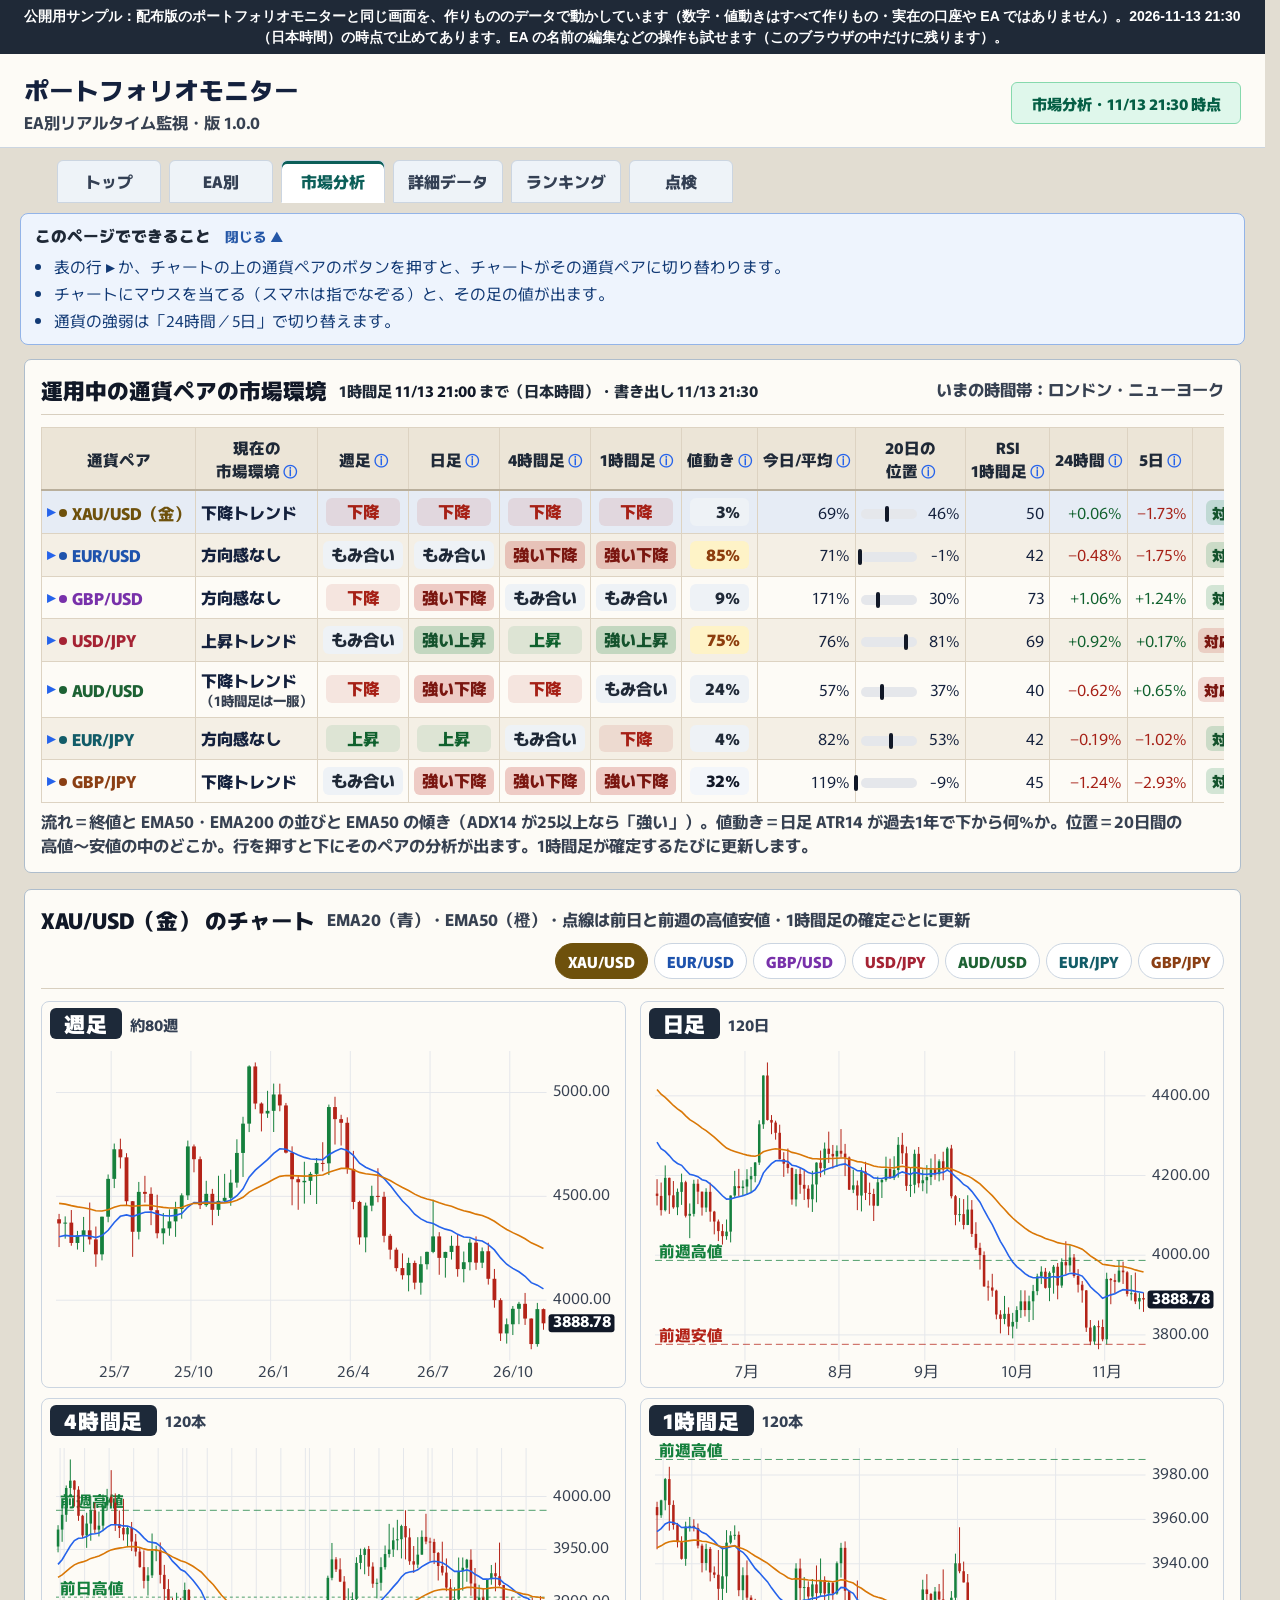
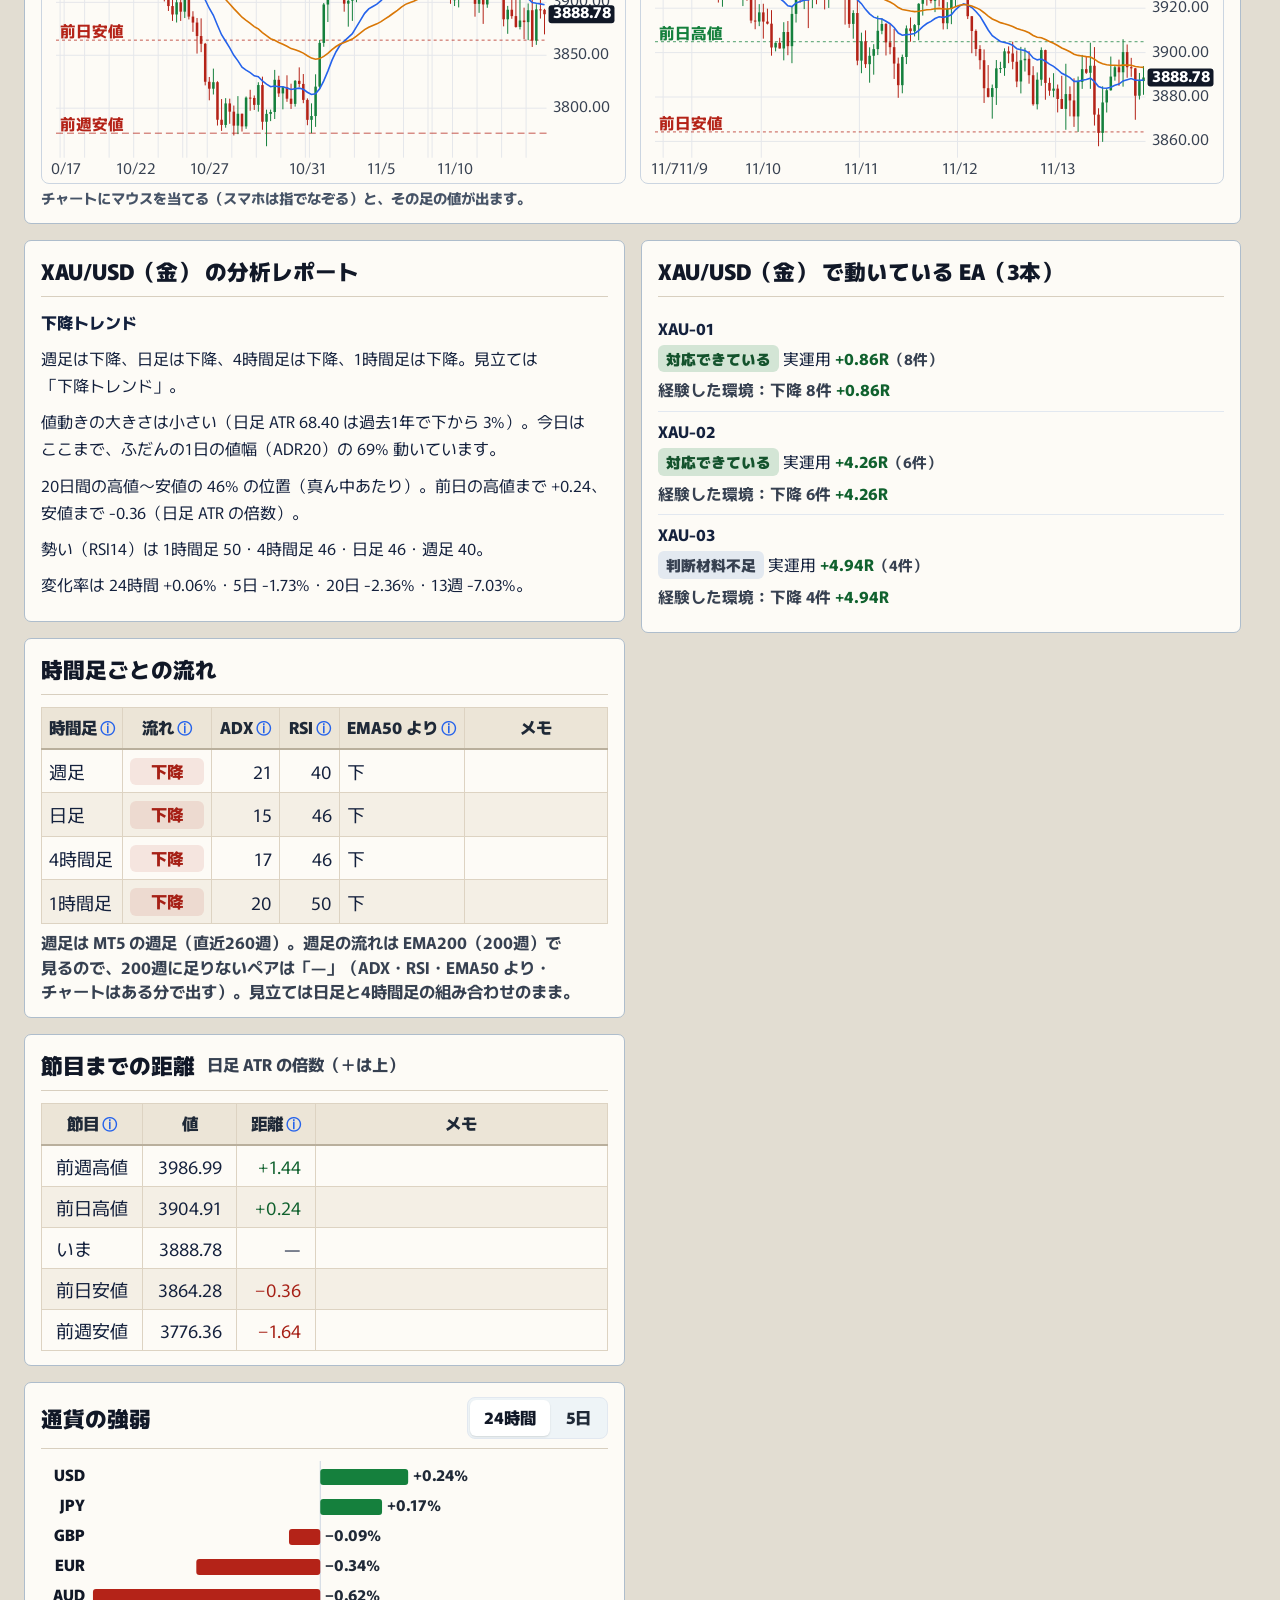
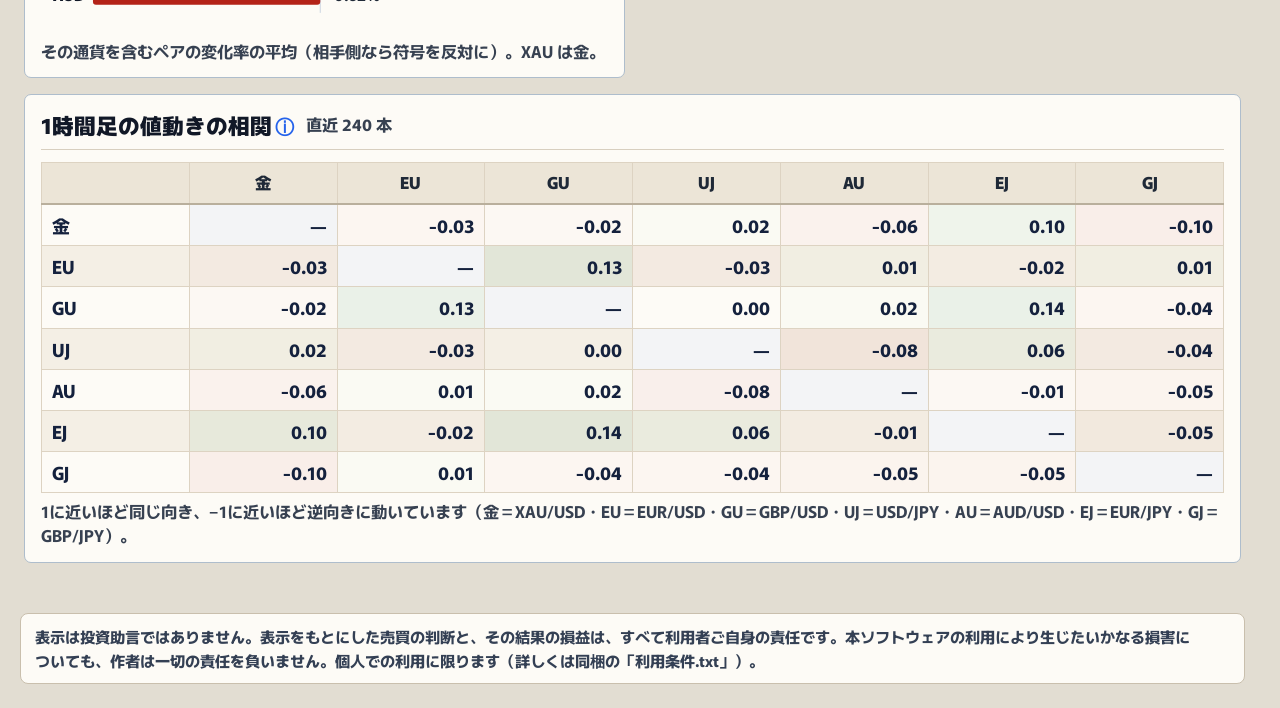
<file: monitor-sample/analysis.html>
<!DOCTYPE html>
<html lang="ja">
<head>
<script>
/* 公開用サンプル：配布版のポートフォリオモニターを、作りもののデータで動かしています（数字・値動きはすべて作りもの）。 */
(function(){
  var FROZEN=1794573000000, _D=Date;
  function FD(){ var a=[].slice.call(arguments); if(!(this instanceof FD)) return new _D(FROZEN).toString();
    return a.length? new (Function.prototype.bind.apply(_D,[null].concat(a)))() : new _D(FROZEN); }
  FD.prototype=_D.prototype; FD.now=function(){return FROZEN}; FD.UTC=_D.UTC; FD.parse=_D.parse;
  window.Date=FD;
  var PAGES={"/": "index.html", "/analysis": "analysis.html", "/backtest": "backtest.html", "/ranking": "ranking.html", "/check": "check.html"};
  var here=location.href.replace(/[^\/]*([?#].*)?$/,"");
  var SIM=(function(){
    var SK="pm_dist_sample_ops_v1";
    function load(){var s={};try{s=JSON.parse(localStorage.getItem(SK)||"{}")||{}}catch(e){}
      ["names","deleted","resets"].forEach(function(k){if(!s[k]||typeof s[k]!=="object")s[k]={}});return s;}
    function save(s){try{localStorage.setItem(SK,JSON.stringify(s))}catch(e){}}
    function J(o,st){return Promise.resolve(new Response(JSON.stringify(o),{status:st||200,headers:{"Content-Type":"application/json"}}));}
    function nowIso(){return new _D(FROZEN).toISOString();}
    function post(api,init){
      var b={};try{b=JSON.parse((init&&init.body)||"{}")||{}}catch(e){}
      var s=load(), mg=String(b.magic==null?"":b.magic).trim();
      if(api==="ea-name"){ if(!mg) return J({ok:false,error:"magic is required"},400);
        var nm=String(b.name||"").trim(); if(nm.length>40) return J({ok:false,error:"name is too long"},400);
        s.names[mg]=nm; save(s); return J({ok:true,magic:mg,name:nm}); }
      if(api==="ea-reset"){ if(!mg) return J({ok:false,error:"account_login and magic are required"},400);
        if(b.action==="clear"){ delete s.resets[mg]; delete s.deleted[mg]; save(s); return J({ok:true,action:"clear"}); }
        s.resets[mg]={account_login:String(b.account_login||""),reset_at:nowIso()}; save(s);
        return J({ok:true,action:"reset",reset_at:s.resets[mg].reset_at,reset_after_ticket:null}); }
      if(api==="ea-delete"){ if(!mg) return J({ok:false,error:"account_login and magic are required"},400);
        s.deleted[mg]=1; s.resets[mg]={account_login:String(b.account_login||""),reset_at:nowIso()}; save(s);
        return J({ok:true,account_login:String(b.account_login||""),magic:mg}); }
      return J({ok:false,error:"公開用サンプルのため、この操作はできません（配布版では使えます）"});
    }
    function mOf(o){return o&&o.magic!=null?String(o.magic):null;}
    function dropDeleted(a,s){return Array.isArray(a)?a.filter(function(o){var m=mOf(o);return !(m&&s.deleted[m]);}):a;}
    function apply(api,d,s){
      if(api==="summary"&&d){
        var n=d.ea_names||(d.ea_names={});
        Object.keys(s.names).forEach(function(m){ if(s.names[m]) n[m]=s.names[m]; else delete n[m]; });
        d.ea_stats=dropDeleted(d.ea_stats,s);
        var rs=(d.ea_resets||[]).filter(function(r){return !s.resets[String(r.magic)];});
        Object.keys(s.resets).forEach(function(m){ var r=s.resets[m];
          rs.push({account_login:r.account_login,magic:m,reset_at:r.reset_at,reset_after_ticket:null}); });
        d.ea_resets=rs;
        (d.ea_stats||[]).forEach(function(e){ var r=s.resets[String(e.magic)]; if(!r) return;
          e.reset_at=r.reset_at; e.trades=0; e.wins=0; e.total_profit=0; });
      }
      if(api==="performance"&&d){ ["by_ea","by_account_ea"].forEach(function(k){ d[k]=dropDeleted(d[k],s); }); }
      if((api==="trades"||api==="ea-history")&&Array.isArray(d)) d=dropDeleted(d,s);
      return d;
    }
    function used(){var s=load();return Object.keys(s.names).length+Object.keys(s.deleted).length+Object.keys(s.resets).length;}
    function patch(api,r){
      if(!r.ok||!used()||["summary","performance","trades","ea-history"].indexOf(api)<0) return r;
      var s=load();
      return r.json().then(function(d){ return new Response(JSON.stringify(apply(api,d,s)),{status:200,headers:{"Content-Type":"application/json"}}); });
    }
    function reset(){try{localStorage.removeItem(SK)}catch(e){} location.reload();}
    return {post:post,patch:patch,used:used,reset:reset};
  })();
  var _fetch=window.fetch.bind(window);
  window.fetch=function(input,init){
    var url=(typeof input==="string")?input:(input&&input.url)||"";
    var m=String(url).match(/\/api\/([a-z0-9\-\/]+)/i);
    if(!m) return _fetch(input,init);
    var api=m[1].replace(/\//g,"_");
    var method=((init&&init.method)||(input&&input.method)||"GET").toUpperCase();
    if(method!=="GET") return SIM.post(api,init);
    return _fetch(here+"api/"+api+".json",{cache:"no-cache"}).then(function(r){return SIM.patch(api,r);});
  };
  document.addEventListener("click",function(e){
    var a=e.target&&e.target.closest&&e.target.closest("a[href]"); if(!a) return;
    var h=a.getAttribute("href"); if(!h||h.charAt(0)!=="/"||h.indexOf("//")===0) return;
    var p=h.split("#")[0].split("?")[0], hash=h.indexOf("#")>=0?h.slice(h.indexOf("#")):"";
    if(PAGES[p]){ e.preventDefault(); location.href=here+PAGES[p]+hash; }
  },true);
  document.addEventListener("DOMContentLoaded",function(){
    var b=document.createElement("div");
    b.textContent="公開用サンプル：配布版のポートフォリオモニターと同じ画面を、作りもののデータで動かしています（数字・値動きはすべて作りもの・実在の口座や EA ではありません）。2026-11-13 21:30（日本時間）の時点で止めてあります。EA の名前の編集などの操作も試せます（このブラウザの中だけに残ります）。";
    if(SIM.used()){var u=document.createElement("button");u.type="button";u.textContent="操作を元に戻す";
      u.style.cssText="margin-left:12px;font:700 13px/1.4 sans-serif;padding:2px 10px;border-radius:5px;border:1px solid #fff;background:#fff;color:#1f2937;cursor:pointer";
      u.onclick=SIM.reset;b.appendChild(u);}
    b.style.cssText="position:sticky;top:0;z-index:99999;background:#1f2937;color:#fff;font:600 14px/1.5 sans-serif;padding:6px 16px;text-align:center";
    document.body.insertBefore(b,document.body.firstChild);
  });
})();
</script>

<meta name="pm-token" content="sample">
<meta name="pm-version" content="1.0.0">

<meta charset="UTF-8">
<meta name="viewport" content="width=device-width, initial-scale=1">
<title>ポートフォリオモニター｜市場分析</title>
<link rel="stylesheet" href="static/style.css?v=1994b03290">
<link rel="stylesheet" href="static/ui2.css?v=ae1d5fb1fd">
<style>
a.tab-button{display:inline-flex;align-items:center;justify-content:center;text-decoration:none}

.mk-tbl td,.mk-tbl th{text-align:center}
.mk-tbl td:first-child,.mk-tbl th:first-child{text-align:left}
.mk-tbl tbody tr{cursor:pointer}
.mk-tbl tbody tr.sel td{background:rgba(37,99,235,.10)!important}
.tr{display:inline-block;min-width:74px;padding:2px 8px;border-radius:6px;font-weight:800;font-size:.9rem;white-space:nowrap}
.tr.s2{background:rgba(21,128,61,.22);color:#14532d}.tr.s1{background:rgba(21,128,61,.10);color:#15803d}
.tr.s0{background:#eef2f6;color:#4b5563}.tr.s-1{background:rgba(180,35,24,.10);color:#b42318}.tr.s-2{background:rgba(180,35,24,.22);color:#7a1610}
.env{font-weight:800}
.mk-tbl td.env{text-align:left}
.vol{display:inline-block;min-width:54px;padding:2px 8px;border-radius:6px;font-weight:800;font-size:.9rem}
.vol.lo{background:#eef2f6;color:#4b5563}.vol.mid{background:#f3f6fa;color:#111827}.vol.hi{background:#fef3c7;color:#92400e}.vol.vhi{background:#fde2c8;color:#9a3412}
.posbar{position:relative;display:inline-block;width:90px;height:10px;border-radius:5px;background:#e5e7eb;vertical-align:middle}
.posbar i{position:absolute;top:-3px;width:4px;height:16px;border-radius:2px;background:#111827}
.rep p{margin:0 0 9px;line-height:1.7;font-size:1rem}
.lv-tbl td,.lv-tbl th{padding:6px 10px}
.ea-row{padding:8px 0;border-bottom:1px solid var(--u-line-soft)}
.ea-row:last-child{border-bottom:0}
.ea-row b{font-size:1rem}
.ea-row p{margin:3px 0 0;font-size:.9rem;color:var(--u-ink2);line-height:1.6}
.pair-tabs{display:flex;flex-wrap:wrap;gap:6px}
.pair-tabs button{all:unset;cursor:pointer;padding:6px 12px;border-radius:999px;font-weight:800;font-size:.95rem;border:1px solid var(--u-line);background:#fff;color:var(--c)}
.pair-tabs button[aria-pressed="true"]{background:var(--c);color:#fff;border-color:var(--c)}
.heat td,.heat th{width:12.5%;font-weight:700;text-align:center!important}
.mk-chart{position:relative;width:100%}
.mk-chart svg{display:block;width:100%;height:auto}
.mk-chart .tick{font-size:12px;fill:var(--u-muted)}
.mk-chart .lvl{font-size:11.5px;font-weight:700}

.mk-grid{display:grid;grid-template-columns:1fr 1fr;gap:10px 14px;height:100%}
.mk-cell{display:flex;flex-direction:column;min-width:0;border:1px solid var(--u-line,#d0d5dd);border-radius:8px;padding:6px 8px 4px}
.mk-cell h3{margin:0 0 4px;font-size:1rem;font-weight:800;color:var(--u-ink,#101828);display:flex;align-items:center;gap:8px}

.mk-cell h3 .tf{display:inline-block;background:#1d2939;color:#fff;font-size:1.3rem;font-weight:900;line-height:1.2;padding:3px 14px;border-radius:6px;letter-spacing:.04em}
.mk-cell h3 small{font-weight:700;color:#344054;font-size:.95rem}
.mk-cell .mk-chart{flex:1 1 auto}
@media (max-width:900px){.mk-grid{grid-template-columns:1fr}}
.upd{font-size:.95rem;font-weight:700;color:var(--u-ink2)}
.upd b{color:var(--u-ink)}

.fit{display:inline-block;min-width:58px;text-align:center;padding:2px 8px;border-radius:6px;font-weight:900;font-size:.92rem;white-space:nowrap}
.fit-good{background:rgba(21,128,61,.18);color:#14532d}.fit-bad{background:rgba(180,35,24,.16);color:#7a1610}
.fit-same{background:#dde4ec;color:#1f2937}.fit-few{background:#e3e9f0;color:#374151}

.fit-warn{background:rgba(217,119,6,.2);color:#7a3d00}
td.cope .fit{white-space:nowrap;padding:2px 6px}
.mk-tbl td.envx{white-space:nowrap;text-align:left!important;font-weight:700}
.fit-n{font-weight:900}.fit-s{color:#374151;font-weight:650;font-size:.92rem}
.fit-line{margin-top:5px;font-size:.98rem;line-height:1.6}
.mk-tbl td.fitc{text-align:left!important;white-space:nowrap}

body.u2 #t-all.mk-tbl td.env{white-space:nowrap!important;min-width:0!important;max-width:none!important;width:1%}
.env-sub{display:block;font-size:.84rem;font-weight:700;color:#374151;line-height:1.3}

.fit-cnt{display:inline-block;min-width:4.6em;text-align:left}

.btv{color:#34548c!important;font-weight:850}
.btdot{display:inline-block;width:12px;height:12px;border-radius:3px;background:#5b7fb8;margin-right:6px;vertical-align:-1px}

</style>
<link rel="stylesheet" href="static/readable.css?v=3c001521b7">
<script src="static/tablealign.js?v=c13a453010" defer></script>
</head>
<body class="u2">
<header class="page-header">
  <div>
    <h1>ポートフォリオモニター</h1>
    <div class="subtitle">EA別リアルタイム監視・版 1.0.0</div>
  </div>
  <div id="status" class="status-pill status-live">読み込み中</div>
</header>

<nav class="tab-bar" aria-label="表示切替">
  <a class="tab-button" href="index.html#top">トップ</a>
  <a class="tab-button" href="index.html#ea">EA別</a>
  <a class="tab-button active" href="analysis.html" aria-current="page">市場分析</a>
  <a class="tab-button" href="backtest.html">詳細データ</a>
  <a class="tab-button" href="ranking.html">ランキング</a>
  <a class="tab-button" href="check.html">点検</a>
</nav>
<details class="hx-bar" open><summary>このページでできること</summary><ul><li>表の行 <b>▸</b> か、チャートの上の通貨ペアのボタンを押すと、チャートがその通貨ペアに切り替わります。</li><li>チャートにマウスを当てる（スマホは指でなぞる）と、その足の値が出ます。</li><li>通貨の強弱は「24時間／5日」で切り替えます。</li></ul></details>

<main class="u-wrap">
<p class="u-note" id="err" hidden></p>
<div class="u-grid">
  
  <section class="u-card s12" aria-label="市場環境の一覧">
    <div class="u-h">
      <h2>運用中の通貨ペアの市場環境</h2>
      <span class="upd" id="upd"></span>
      <div class="u-right"><span class="u-lead" id="sess"></span></div>
    </div>
    <div class="u-tbl-wrap"><table class="u-tbl mk-tbl" id="t-all"></table></div>
    <p class="u-note">流れ＝終値と EMA50・EMA200 の並びと EMA50 の傾き（ADX14 が25以上なら「強い」）。値動き＝日足 ATR14 が過去1年で下から何%か。位置＝20日間の高値〜安値の中のどこか。行を押すと下にそのペアの分析が出ます。1時間足が確定するたびに更新します。</p>
  </section>

  
  <section class="u-card s8 u-fill" aria-label="チャート（週足・日足・4時間足・1時間足）">
    <div class="u-h">
      <h2 id="c-title">チャート</h2>
      <span class="u-lead">EMA20（青）・EMA50（橙）・点線は前日と前週の高値安値・1時間足の確定ごとに更新</span>
      <div class="u-right"><div class="pair-tabs" id="ptabs"></div></div>
    </div>
    <div class="u-chart-area" id="c-area"><div class="mk-grid">
      <div class="mk-cell"><h3><span class="tf">週足</span><small>約80週</small></h3><div class="mk-chart" id="chart-W1"></div></div>
      <div class="mk-cell"><h3><span class="tf">日足</span><small>120日</small></h3><div class="mk-chart" id="chart-D1"></div></div>
      <div class="mk-cell"><h3><span class="tf">4時間足</span><small>120本</small></h3><div class="mk-chart" id="chart-H4"></div></div>
      <div class="mk-cell"><h3><span class="tf">1時間足</span><small>120本</small></h3><div class="mk-chart" id="chart-H1"></div></div>
    </div></div>
  </section>
  <div class="s4 u-stack">
    <section class="u-card" aria-label="分析レポート">
      <div class="u-h"><h2 id="r-title">分析レポート</h2></div>
      <div class="rep" id="report"></div>
    </section>
    <section class="u-card" aria-label="時間足ごとの流れ">
      <div class="u-h"><h2>時間足ごとの流れ</h2></div>
      <div class="u-tbl-wrap"><table class="u-tbl lv-tbl" id="t-tf"></table></div>
      <p class="u-note">週足は MT5 の週足（直近260週）。週足の流れは EMA200（200週）で見るので、200週に足りないペアは「—」（ADX・RSI・EMA50 より・チャートはある分で出す）。見立ては日足と4時間足の組み合わせのまま。</p>
    </section>
    <section class="u-card" aria-label="節目">
      <div class="u-h"><h2>節目までの距離</h2><span class="u-lead">日足 ATR の倍数（＋は上）</span></div>
      <div class="u-tbl-wrap"><table class="u-tbl lv-tbl" id="t-lv"></table></div>
    </section>
  </div>

  
  <section class="u-card s4" aria-label="このペアで動いている EA">
    <div class="u-h"><h2 id="e-title">このペアで動いている EA</h2></div>
    <div id="eas"></div>
  </section>
  <section class="u-card s3" aria-label="通貨の強弱">
    <div class="u-h"><h2>通貨の強弱</h2>
      <div class="u-right"><div class="u-seg" role="group"><button type="button" data-sw="strength24" aria-pressed="true">24時間</button><button type="button" data-sw="strength5" aria-pressed="false">5日</button></div></div></div>
    <div class="mk-chart" id="str"></div>
    <p class="u-note">その通貨を含むペアの変化率の平均（相手側なら符号を反対に）。XAU は金。</p>
  </section>
  <section class="u-card s5" aria-label="相関">
    <div class="u-h"><h2>1時間足の値動きの相関</h2><span class="u-lead" id="corr-n"></span></div>
    <div class="u-tbl-wrap"><table class="u-tbl heat" id="t-corr"></table></div>
    <p class="u-note">1に近いほど同じ向き、−1に近いほど逆向きに動いています（金＝XAU/USD・EU＝EUR/USD・GU＝GBP/USD・UJ＝USD/JPY・AU＝AUD/USD・EJ＝EUR/JPY・GJ＝GBP/JPY）。</p>
  </section>
</div>
</main>
<p class="pm-disclaimer">表示は投資助言ではありません。表示をもとにした売買の判断と、その結果の損益は、すべて利用者ご自身の責任です。本ソフトウェアの利用により生じたいかなる損害についても、作者は一切の責任を負いません。個人での利用に限ります（詳しくは同梱の「利用条件.txt」）。</p>
<style>.pm-disclaimer{margin:18px 20px 24px;padding:10px 14px;border:1.5px solid #c9bfad;border-radius:8px;background:#fdfbf6;color:#344054;font-size:.95rem;font-weight:700;line-height:1.6}</style>

<script>
(function () {
"use strict";
var $ = function (id) { return document.getElementById(id); };
var ORDER = ["XAUUSD", "EURUSD", "GBPUSD", "USDJPY", "AUDUSD", "EURJPY", "GBPJPY"];
function pidx(p) { var i = ORDER.indexOf(p); return i < 0 ? "x" : i; }
function pv(p) { return "--c:var(--pc-" + pidx(p) + ")"; }
function esc(s) { return String(s).replace(/[&<>"']/g, function (c) { return { "&": "&amp;", "<": "&lt;", ">": "&gt;", '"': "&quot;", "'": "&#39;" }[c]; }); }
function sg(v, d) { if (v === null || v === undefined) return "—"; return (v > 0 ? "+" : v < 0 ? "−" : "") + Math.abs(v).toFixed(d === undefined ? 2 : d); }
function cls(v) { return v > 0 ? "pos" : v < 0 ? "neg" : ""; }
function jst(u) { var d = new Date((u + 9 * 3600) * 1000); return (d.getUTCMonth() + 1) + "/" + d.getUTCDate() + " " + ("0" + d.getUTCHours()).slice(-2) + ":" + ("0" + d.getUTCMinutes()).slice(-2); }
function trTag(t) { if (!t) return "<span class='tr s0'>—</span>"; return "<span class='tr s" + t.state + "'>" + esc(t.text) + "</span>"; }
function volTag(p) { if (p === null || p === undefined) return "—"; var c = p >= 90 ? "vhi" : p >= 70 ? "hi" : p < 30 ? "lo" : "mid"; return "<span class='vol " + c + "'>" + p + "%</span>"; }
function posBar(p) { if (p === null || p === undefined) return "—"; return "<span class='posbar' title='" + p + "%'><i style='left:calc(" + p + "% - 2px)'></i></span> <span class='pp'>" + p + "%</span>"; }
var D = null, SEL = null, SW = "strength24";
try { SEL = localStorage.getItem("mk_sel"); SW = localStorage.getItem("mk_sw") || SW; } catch (e) {}

function drawAll() {
  if (!D) return;
  var P = D.pairs; if (!SEL || !P.some(function (r) { return r.pair === SEL; })) SEL = P[0].pair;
  $("upd").innerHTML = "1時間足 <b>" + jst(D.h1_bar_utc) + "</b> まで（日本時間）・書き出し " + jst(D.written_utc);
  $("sess").textContent = "いまの時間帯：" + D.sessions.join("・");
  $("status").textContent = "市場分析・" + jst(D.written_utc) + " 時点";
  var h = "<thead><tr><th>通貨ペア</th><th>現在の<br>市場環境</th><th>週足</th><th>日足</th><th>4時間足</th><th>1時間足</th><th>値動き</th><th>今日/平均</th><th>20日の<br>位置</th><th>RSI<br>1時間足</th><th>24時間</th><th>5日</th><th title='実取引で、このペアの EA が市場環境の変動に対応できているか（実運用の合計がプラスか。5件未満は判断材料不足）'>EAの<br>対応状況</th><th>実運用の合計R<br>（件数）</th><th title='実運用を建てた日の日足の流れ'>経験した<br>環境</th></tr></thead><tbody>";
  P.forEach(function (r) {
    h += "<tr data-p='" + r.pair + "'" + (r.pair === SEL ? " class='sel'" : "") + "><td><span class='ptag' style='" + pv(r.pair) + "'><i></i>" + esc(r.label) + "</span></td>" +
      "<td class='env'>" + envCell(r.env) + "</td><td>" + trTag(r.tf.W1) + "</td><td>" + trTag(r.tf.D1) + "</td><td>" + trTag(r.tf.H4) + "</td><td>" + trTag(r.tf.H1) + "</td>" +
      "<td>" + volTag(r.atr_pct) + "</td><td>" + (r.today_pct === null ? "—" : r.today_pct + "%") + "</td><td style='text-align:left'>" + posBar(r.pos20) + "</td>" +
      "<td>" + (r.tf.H1 && r.tf.H1.rsi !== null ? r.tf.H1.rsi.toFixed(0) : "—") + "</td>" +
      "<td class='" + cls(r.ch24) + "'>" + sg(r.ch24) + "%</td><td class='" + cls(r.ch5) + "'>" + sg(r.ch5) + "%</td>" + fitCell(r) + "</tr>";
  });
  $("t-all").innerHTML = h + "</tbody>";
  Array.prototype.forEach.call(document.querySelectorAll("#t-all tbody tr"), function (tr) { tr.onclick = function () { SEL = tr.getAttribute("data-p"); save(); drawAll(); }; });
  $("ptabs").innerHTML = P.map(function (r) { return "<button type='button' style='" + pv(r.pair) + "' data-p='" + r.pair + "' aria-pressed='" + (r.pair === SEL) + "'>" + esc(r.label.replace("（金）", "")) + "</button>"; }).join("");
  Array.prototype.forEach.call(document.querySelectorAll("#ptabs button"), function (b) { b.onclick = function () { SEL = b.getAttribute("data-p"); save(); drawAll(); }; });
  var r = P.filter(function (x) { return x.pair === SEL; })[0];
  $("c-title").textContent = r.label + " のチャート";
  $("r-title").textContent = r.label + " の分析レポート";
  $("report").innerHTML = "<p><b class='env'>" + esc(r.env) + "</b></p>" + r.report.map(function (s) { return "<p>" + esc(s) + "</p>"; }).join("");
  var tfh = "<thead><tr><th>時間足</th><th>流れ</th><th>ADX</th><th>RSI</th><th>EMA50 より</th></tr></thead><tbody>";
  [["週足", "W1"], ["日足", "D1"], ["4時間足", "H4"], ["1時間足", "H1"]].forEach(function (x) {
    var t = r.tf[x[1]]; if (!t) { tfh += "<tr><td>" + x[0] + "</td><td colspan=4>—</td></tr>"; return; }
    tfh += "<tr><td>" + x[0] + "</td><td>" + trTag(t) + "</td><td>" + (t.adx === null ? "—" : t.adx.toFixed(0)) + "</td><td>" + (t.rsi === null ? "—" : t.rsi.toFixed(0)) + "</td><td>" + (t.above50 ? "上" : "下") + "</td></tr>";
  });
  $("t-tf").innerHTML = tfh + "</tbody>";
  var f = function (v) { return v === null || v === undefined ? "—" : (+v).toFixed(r.digits); };
  $("t-lv").innerHTML = "<thead><tr><th>節目</th><th>値</th><th>距離</th></tr></thead><tbody>" +
    [["前週高値", r.prev_week[0], r.dist.pw_hi], ["前日高値", r.prev_day[0], r.dist.pd_hi], ["いま", r.price, 0], ["前日安値", r.prev_day[1], r.dist.pd_lo], ["前週安値", r.prev_week[1], r.dist.pw_lo]]
      .map(function (x) { return "<tr><td>" + x[0] + "</td><td>" + f(x[1]) + "</td><td class='" + cls(x[2]) + "'>" + (x[0] === "いま" ? "—" : sg(x[2])) + "</td></tr>"; }).join("") + "</tbody>";
  $("e-title").textContent = r.label + " で動いている EA（" + r.eas.length + "本）";
  $("eas").innerHTML = (r.fit ? "<p class='u-note' style='margin:0 0 6px'>EAの対応状況：市場環境が変わっても崩れずに稼げているかを、実運用の全部の取引で見る。5件以上で合計がプラスなら対応できている、0以下なら対応できていない。5件未満は判断材料不足。経験した環境は、実運用を建てた日の日足の流れ（上昇・下降・もみ合い）ごとの件数と R。R は残高比。BT の見込みは今の環境（" + esc(r.fit.label) + "）での参考。</p>" : "") +
    (r.eas.length ? r.eas.map(function (e) { return "<div class='ea-row'><b>" + esc((LIVE[e.name] && LIVE[e.name].name) || e.name) + "</b>" + fitEA(r, e.name) + (e.summary ? "<p>" + esc(e.summary) + "</p>" : "") + "</div>"; }).join("") : "<p class='u-note'>このペアの EA はありません</p>");
  drawStrength(); drawCorr(); drawChart(r);
}

var LIVE = {};
function loadLive() {
  fetch("/api/perf-data?_=" + Date.now(), { cache: "no-store", credentials: "same-origin" })
    .then(function (r) { return r.ok ? r.json() : null; })
    .then(function (j) { if (!j) return; LIVE = {}; (j.eas || []).forEach(function (e) { LIVE[e.key || e.name] = e; }); if (D) drawAll(); })
    .catch(function () {});
}
var FT = { good: ["fit-good", "得意"], bad: ["fit-bad", "苦手"], same: ["fit-same", "ふつう"], few: ["fit-few", "件数不足"] };
function fitTag(j) { if (!j) return "—"; var t = FT[j.tag] || FT.same; return "<span class='fit " + t[0] + "'>" + t[1] + "</span>"; }
var CUR_ENV_HIST = null;
function fitCell(r) {
  CUR_ENV_HIST = r.env_hist || null;

  var a = liveAll(pairEANames(r)), j = copeJudge(a);
  return "<td class='cope'>" + liveTag(j) + "</td><td>" + (a.n ? "<b class='" + cls(a.s) + "'>" + sg(a.s) + "R</b><span class='fit-s fit-cnt'>（" + a.n + "件）</span>" : "—") + "</td>" +
    "<td class='envx'>" + (a.n ? envList(a, false) : "—") + "</td>";
}
function fitEA(r, name) {
  CUR_ENV_HIST = r.env_hist || null;

  var f = r.fit, j = f && (f.eas || []).filter(function (x) { return x.name === name; })[0];
  var a = liveAll([name]), cj = copeJudge(a);
  var le = "<div class='fit-line'>" + liveTag(cj) + " 実運用 " + (a.n ? "<b class='" + cls(a.s) + "'>" + sg(a.s) + "R</b><span class='fit-s'>（" + a.n + "件）</span>" : (a.noR ? "<span class='fit-s'>決済 " + a.noR + " 件（R はバックテストの報告書で確かめた EA だけ）</span>" : "<span class='fit-s'>まだ決済なし</span>")) + "</div>" +
    (a.n ? "<div class='fit-line fit-s'>経験した環境：" + envList(a, true) + "</div>" : "");
  var bt = j ? "<div class='fit-line fit-s'><span class='btdot'></span>BT の見込み（今の環境・" + esc(f.label) + "）<b class='btv'>" + (j.r1 === null ? "—" : sg(j.r1, 3)) + "R/件</b>（" + j.n + "件）・全期間 <b class='btv'>" + sg(j.r1_all, 3) + "R/件</b></div>" : "";
  return le + bt;
}

var ENV_JA = { up: "上昇", down: "下降", range: "もみ合い" };
function pairEANames(r) { return (r.eas || []).map(function (e) { return e.name; }); }
function liveAll(names) {
  var o = { n: 0, s: 0, env: {}, noR: 0 }, rows = {};
  names.forEach(function (nm) {
    var L = LIVE[nm]; if (!L) return;
    if (L.n && !(L.live_tr && L.live_tr.length)) { o.noR += L.n; return; }
    if (!L.live_tr) return;
    L.live_tr.forEach(function (x) {
      o.n++; o.m = (o.m || 0) + Math.round(x[1] * 1000);
      var e = CUR_ENV_HIST && CUR_ENV_HIST[x[0]], k = e && ENV_JA[e[0]] ? e[0] : "other";
      var b = o.env[k] || (o.env[k] = { n: 0, s: 0 }); b.n++; b.m = (b.m || 0) + Math.round(x[1] * 1000);
    });
  });

  var r2 = function (m) { var c = Math.floor((Math.abs(m || 0) + 5) / 10); return (m < 0 ? -c : c) / 100; };
  o.s = r2(o.m); Object.keys(o.env).forEach(function (k) { o.env[k].s = r2(o.env[k].m); });
  return o;
}
function copeJudge(a) {
  if (!a.n) return { tag: a.noR ? "nor" : "none" };
  if (a.n < 5) return { tag: "few" };
  return { tag: a.s > 0 ? "ok" : "under" };
}
function envList(a, detail) {
  return ["up", "down", "range", "other"].filter(function (k) { return a.env[k]; }).map(function (k) {
    var b = a.env[k], nm = k === "other" ? "不明" : ENV_JA[k];
    return detail ? nm + " " + b.n + "件 <b class='" + cls(b.s) + "'>" + sg(b.s) + "R</b>" : "<span title='" + b.n + "件 " + sg(b.s) + "R'>" + nm + "</span>";
  }).join(detail ? "・" : "・");
}

function liveEnv(r, names) {
  var f = r.fit; if (!f || !f.key || !r.env_hist) return null;
  var n = 0, s = 0;
  names.forEach(function (nm) {
    var L = LIVE[nm]; if (!L || !L.live_tr) return;
    L.live_tr.forEach(function (x) {
      var e = r.env_hist[x[0]]; if (!e) return;
      if (e[0] === f.key[0] && (f.key[1] === null || e[1] === f.key[1])) { n++; s += x[1]; }
    });
  });
  return { n: n, r1: n ? s / n : null };
}
function liveJudge(lv, bt) {
  if (!lv || !bt) return null;
  if (!lv.n) return { tag: "none" };
  if (lv.n < 5 || !bt.sd) return { tag: "few" };

  var z = (lv.r1 - bt.r1) / (bt.sd / Math.sqrt(lv.n));
  return { tag: z <= -2 ? "under" : lv.r1 > 0 ? "ok" : "watch", z: z };
}
var LT = { ok: ["fit-good", "対応できている"], under: ["fit-bad", "対応できていない"], few: ["fit-few", "判断材料不足"], none: ["fit-few", "実運用なし"], nor: ["fit-few", "R なし（報告書が要る）"] };
function liveTag(j) { if (!j) return "—"; var t = LT[j.tag]; return "<span class='fit " + t[0] + "'>" + t[1] + "</span>"; }
function pairNames(r) { return (r.fit && r.fit.eas || []).map(function (e) { return e.name; }); }
function btPair(r) {

  var es = r.fit && r.fit.eas || [], n = 0, s = 0, ss = 0;
  es.forEach(function (e) { if (e.r1 === null || !e.n) return; n += e.n; s += e.r1 * e.n; ss += ((e.sd || 0) * (e.sd || 0) + e.r1 * e.r1) * e.n; });
  if (!n) return null;
  var m = s / n; return { r1: m, sd: Math.sqrt(Math.max(ss / n - m * m, 1e-9)), n: n };
}

function envCell(t) { t = String(t || ""); var i = t.indexOf("（"); return i > 0 ? esc(t.slice(0, i)) + "<span class='env-sub'>" + esc(t.slice(i)) + "</span>" : esc(t); }
function save() { try { localStorage.setItem("mk_sel", SEL); localStorage.setItem("mk_sw", SW); } catch (e) {} }

var NS = "http://www.w3.org/2000/svg";
function el(n, a, p) { var e = document.createElementNS(NS, n); for (var k in a) e.setAttribute(k, a[k]); if (p) p.appendChild(e); return e; }
function nice(lo, hi, n) { var sp = hi - lo || 1, st = Math.pow(10, Math.floor(Math.log10(sp / n))), er = sp / n / st; if (er >= 7.5) st *= 10; else if (er >= 3.5) st *= 5; else if (er >= 1.5) st *= 2; var t = [], v = Math.ceil(lo / st) * st; for (; v <= hi + 1e-12; v += st) t.push(v); return t; }

var TF_JA = { W1: "週足", D1: "日足", H4: "4時間足", H1: "1時間足" };
function drawChart(r) {
  var CH = r.charts || { H1: r.chart }, TFS = ["W1", "D1", "H4", "H1"];

  TFS.forEach(function (tf) { var h = $("chart-" + tf); if (h) h.innerHTML = ""; });
  var area = $("c-area"), cell = area.querySelector(".mk-cell"), head = cell ? cell.querySelector("h3").offsetHeight + 14 : 40;
  var two = window.innerWidth > 900, HH = (window.innerWidth > 1280 && two) ? Math.max(220, Math.floor((area.clientHeight - 10) / 2) - head) : null;
  TFS.forEach(function (tf) {
    var host = $("chart-" + tf); if (!host) return;
    if (!CH[tf] || !CH[tf].t || !CH[tf].t.length) { host.innerHTML = "<p class='u-note'>この足の値がまだありません</p>"; return; }
    drawOne(r, CH[tf], host, tf, HH);
  });
}
function drawOne(r, C, host, tf, HH) {
  var n = C.t.length;
  host.innerHTML = "";
  var W = host.clientWidth || 400;
  var H = HH || Math.max(220, Math.min(340, W * 0.6));
  var ml = 6, mr = 70, mt = 8, mb = 22;
  var lo = Math.min.apply(null, C.l), hi = Math.max.apply(null, C.h);
  C.levels.forEach(function (lv) { if (lv.v !== null && lv.v !== undefined && lv.v > lo - (hi - lo) * 0.25 && lv.v < hi + (hi - lo) * 0.25) { lo = Math.min(lo, lv.v); hi = Math.max(hi, lv.v); } });
  var pad = (hi - lo) * 0.04; lo -= pad; hi += pad;
  var svg = el("svg", { viewBox: "0 0 " + W + " " + H, role: "img", "aria-label": r.label + " " + TF_JA[tf] }, host);
  var cw = (W - ml - mr) / n, X = function (i) { return ml + cw * (i + 0.5); }, Y = function (v) { return mt + (H - mt - mb) * (hi - v) / (hi - lo); };
  nice(lo, hi, 4).forEach(function (v) {
    el("line", { x1: ml, x2: W - mr, y1: Y(v), y2: Y(v), stroke: "var(--u-grid)", "stroke-width": 1 }, svg);
    var t = el("text", { x: W - mr + 6, y: Y(v) + 4, "class": "tick" }, svg); t.textContent = v.toFixed(r.digits);
  });

  var keyOf = function (i) { var d = new Date((C.t[i] + 9 * 3600) * 1000);
    if (tf === "W1") return d.getUTCFullYear() * 12 + Math.floor(d.getUTCMonth() / 3) * 3;
    if (tf === "D1") return d.getUTCFullYear() * 12 + d.getUTCMonth();
    return d.getUTCFullYear() * 10000 + (d.getUTCMonth() + 1) * 100 + d.getUTCDate(); };
  var labOf = function (i) { var d = new Date((C.t[i] + 9 * 3600) * 1000);
    if (tf === "W1") return String(d.getUTCFullYear()).slice(2) + "/" + (d.getUTCMonth() + 1);
    if (tf === "D1") return (d.getUTCMonth() + 1) + "月";
    return (d.getUTCMonth() + 1) + "/" + d.getUTCDate(); };
  var cuts = []; for (var i = 1; i < n; i++) if (keyOf(i) !== keyOf(i - 1)) cuts.push(i);
  var every = Math.max(1, Math.ceil(cuts.length / Math.max(3, Math.floor((W - ml - mr) / 70))));
  cuts.forEach(function (i, k) {
    el("line", { x1: X(i) - cw / 2, x2: X(i) - cw / 2, y1: mt, y2: H - mb, stroke: "var(--u-grid)", "stroke-width": 1 }, svg);
    if (k % every === 0) { var tx = el("text", { x: X(i), y: H - 6, "text-anchor": "middle", "class": "tick" }, svg); tx.textContent = labOf(i); }
  });
  C.levels.forEach(function (lv, k) {
    if (lv.v === null || lv.v === undefined || lv.v < lo || lv.v > hi) return;
    var col = lv.name.indexOf("高値") >= 0 ? "#15803d" : "#b42318";
    el("line", { x1: ml, x2: W - mr, y1: Y(lv.v), y2: Y(lv.v), stroke: col, "stroke-width": 1, "stroke-dasharray": lv.name.indexOf("前週") >= 0 ? "7 4" : "3 3", opacity: .75 }, svg);
    var t = el("text", { x: ml + 4, y: Y(lv.v) - 3, "class": "lvl", fill: col }, svg); t.textContent = lv.name;
  });
  var bw = Math.max(1, cw * 0.62);
  for (var j = 0; j < n; j++) {
    var up = C.c[j] >= C.o[j], col = up ? "#15803d" : "#b42318";
    el("line", { x1: X(j), x2: X(j), y1: Y(C.h[j]), y2: Y(C.l[j]), stroke: col, "stroke-width": 1 }, svg);
    var top = Y(Math.max(C.o[j], C.c[j])), bot = Y(Math.min(C.o[j], C.c[j]));
    el("rect", { x: X(j) - bw / 2, y: top, width: bw, height: Math.max(1, bot - top), fill: up ? "#15803d" : "#b42318" }, svg);
  }
  var line = function (arr, col) { el("polyline", { points: arr.map(function (v, i) { return X(i).toFixed(1) + "," + Y(v).toFixed(1); }).join(" "), fill: "none", stroke: col, "stroke-width": 1.6 }, svg); };
  line(C.e20, "#2563eb"); line(C.e50, "#d97706");
  var last = C.c[n - 1], ly = Y(last);
  el("rect", { x: W - mr + 2, y: ly - 9, width: mr - 4, height: 18, rx: 3, fill: "#111827" }, svg);
  var lt = el("text", { x: W - mr + 6, y: ly + 4, "class": "tick", style: "fill:#fff;font-weight:700" }, svg); lt.textContent = last.toFixed(r.digits);
  var tp = document.createElement("div"); tp.className = "tip"; host.appendChild(tp);
  var cross = el("line", { y1: mt, y2: H - mb, stroke: "var(--u-axis)", opacity: 0 }, svg);
  svg.addEventListener("mousemove", function (ev) {
    var rc = svg.getBoundingClientRect(), sx = (ev.clientX - rc.left) * W / rc.width, i = Math.floor((sx - ml) / cw); if (i < 0 || i >= n) return;
    cross.setAttribute("x1", X(i)); cross.setAttribute("x2", X(i)); cross.setAttribute("opacity", 1);
    var d0 = new Date((C.t[i] + 9 * 3600) * 1000), ds = (d0.getUTCMonth() + 1) + "/" + d0.getUTCDate();
    tp.innerHTML = "<div class='t'>" + (tf === "W1" ? d0.getUTCFullYear() + "/" + ds + " の週" : tf === "D1" ? d0.getUTCFullYear() + "/" + ds : jst(C.t[i]) + "（日本時間）") + "</div>始 " + C.o[i].toFixed(r.digits) + "　高 " + C.h[i].toFixed(r.digits) + "<br>安 " + C.l[i].toFixed(r.digits) + "　終 <b>" + C.c[i].toFixed(r.digits) + "</b>";
    tp.style.opacity = 1; var x = X(i) * rc.width / W + 12; if (x + 190 > rc.width) x -= 210; tp.style.left = x + "px"; tp.style.top = "8px";
  });
  svg.addEventListener("mouseleave", function () { cross.setAttribute("opacity", 0); tp.style.opacity = 0; });
}
function drawStrength() {
  Array.prototype.forEach.call(document.querySelectorAll("[data-sw]"), function (b) { b.setAttribute("aria-pressed", String(b.getAttribute("data-sw") === SW)); b.onclick = function () { SW = b.getAttribute("data-sw"); save(); drawStrength(); }; });
  var rows = D[SW] || [], host = $("str"), W = host.clientWidth || 400, rh = 30, H = rows.length * rh + 22, ml = 52, mr = 60;
  host.innerHTML = ""; if (!rows.length) return;
  var mx = Math.max.apply(null, rows.map(function (x) { return Math.abs(x[1]); })) || 1;
  var svg = el("svg", { viewBox: "0 0 " + W + " " + H }, host), Z = ml + (W - ml - mr) / 2, S = (W - ml - mr) / 2 / mx;
  el("line", { x1: Z, x2: Z, y1: 0, y2: H - 20, stroke: "var(--u-axis)" }, svg);
  rows.forEach(function (x, i) {
    var y = i * rh + 6, v = x[1], w = Math.abs(v) * S;
    var t = el("text", { x: ml - 8, y: y + 14, "text-anchor": "end", "class": "tick", style: "fill:var(--u-ink);font-weight:800;font-size:13px" }, svg); t.textContent = x[0];
    el("rect", { x: v >= 0 ? Z : Z - w, y: y + 2, width: Math.max(2, w), height: 16, rx: 3, fill: v >= 0 ? "#15803d" : "#b42318" }, svg);
    var vt = el("text", { x: v >= 0 ? Z + w + 5 : Z + 5, y: y + 14, "text-anchor": "start", "class": "tick", style: "font-weight:700;fill:var(--u-ink2)" }, svg); vt.textContent = sg(v) + "%";
  });
}
function drawCorr() {
  var c = D.corr; $("corr-n").textContent = "直近 " + c.n + " 本";
  var SHORT = { XAUUSD: "金", EURUSD: "EU", GBPUSD: "GU", USDJPY: "UJ", AUDUSD: "AU", EURJPY: "EJ", GBPJPY: "GJ" };
  var short = function (p) { return SHORT[p] || p; };
  var h = "<thead><tr><th></th>" + c.names.map(function (p) { return "<th>" + esc(short(p)) + "</th>"; }).join("") + "</tr></thead><tbody>";
  c.names.forEach(function (a, i) {
    h += "<tr><td><b>" + esc(short(a)) + "</b></td>" + c.m[i].map(function (v, j) {
      if (i === j) return "<td style='background:#f3f4f6'>—</td>";
      if (v === null) return "<td>—</td>";
      var al = Math.min(.55, Math.abs(v) * .6); var bg = v >= 0 ? "rgba(21,128,61," + al.toFixed(2) + ")" : "rgba(180,35,24," + al.toFixed(2) + ")";
      return "<td style='background:" + bg + "'>" + v.toFixed(2) + "</td>"; }).join("") + "</tr>";
  });
  $("t-corr").innerHTML = h + "</tbody>";
}

function load() {
  fetch("/api/market-env?_=" + Date.now(), { cache: "no-store", credentials: "same-origin" })
    .then(function (r) { return r.json().then(function (j) { if (!r.ok) throw new Error(j.error || r.status); return j; }); })
    .then(function (j) { D = j; $("err").hidden = true; drawAll(); if (!Object.keys(LIVE).length) loadLive(); })
    .catch(function (e) { $("err").textContent = e.message; $("err").hidden = false; $("status").textContent = "市場分析・データ待ち"; });
}
var rt; window.addEventListener("resize", function () { clearTimeout(rt); rt = setTimeout(drawAll, 150); });
document.addEventListener("visibilitychange", function () { if (!document.hidden) load(); });
setInterval(function () { try { if (D) drawAll(); } catch (e) {   } }, 60 * 1000);
load(); setInterval(load, 5 * 60 * 1000);
})();
</script>
<style id="pm-hints-v1">
.hx-bar{margin:10px 20px 0;padding:9px 14px;border:1.5px solid #93b4e8;border-radius:8px;background:#eef4fd;color:#123a75;font-size:.98rem;line-height:1.6}
.hx-bar summary{cursor:pointer;font-weight:900;list-style:none}
.hx-bar summary::-webkit-details-marker{display:none}
.hx-bar summary::after{content:"　閉じる ▲";font-weight:700;font-size:.85rem;color:#2557a7}
.hx-bar:not([open]) summary::after{content:"　開く ▼"}
.hx-bar ul{margin:6px 0 2px;padding-left:1.2em}
.hx-bar li{margin:2px 0}
@media (max-width:640px){.hx-bar{margin:8px 10px 0;font-size:.92rem}}
[title*="クリックして名前を編集"]::after{content:" ✎";font-size:.85em;opacity:.8}
a.ea-link{text-decoration:underline;text-underline-offset:3px}
a.ea-link::after{content:" ↗";font-size:.8em;text-decoration:none;display:inline-block}
#t-all tbody tr td:first-child::before{content:"▸ ";color:#2563eb;font-weight:900}
#t-all tbody tr:hover td{background:rgba(37,99,235,.06)}
.hx-i{display:inline-block;margin-left:3px;color:#2563eb;cursor:pointer;font-weight:900;font-style:normal;font-size:.9em;line-height:1}
.hx-tip{position:absolute;z-index:9999;max-width:min(360px,90vw);padding:8px 11px;border-radius:7px;background:#1f2937;color:#fff;font-size:.9rem;font-weight:600;line-height:1.55;box-shadow:0 4px 14px rgba(0,0,0,.25)}
.hx-cap{margin:4px 0 0;font-size:.9rem;color:#475467;font-weight:700}
.mk-chart svg{touch-action:pan-y}
</style>
<script>
(function(){
  var KEY="pm_hints_closed:"+(location.pathname.replace(/\/+$/,"")||"/top");
  var bar=document.querySelector(".hx-bar");
  if(bar){ try{ if(localStorage.getItem(KEY)==="1") bar.removeAttribute("open"); }catch(e){}
    bar.addEventListener("toggle",function(){ try{ localStorage.setItem(KEY,bar.open?"0":"1"); }catch(e){} }); }
  var SKIP=["SECTION","BUTTON","A","TR","TD","INPUT","LABEL","P"];

  var GLOSS={"1時間足の値動きの相関":"通貨ペアどうしの1時間足の値動き（直近の終値の変化）が、どれだけ同じ向きに動くか。1 に近いほど同じ向き、−1 に近いほど逆向き。表の略は 金＝XAU/USD・EU＝EUR/USD・GU＝GBP/USD・UJ＝USD/JPY・AU＝AUD/USD・EJ＝EUR/JPY・GJ＝GBP/JPY。","残高":"決済した分までの口座のお金。含み損益は入りません。","有効額":"残高＋含み損益。今すべて決済したらこうなる、という額です。","含み損益":"今持っている建玉を今の値で決済したとしたときの損益（スワップ込み）。まだ確定していません。","含み損益率":"含み損益が残高の何%か。","証拠金":"建玉を持つために業者に預けている額。","可能額":"新しく建玉を持つのに使える額（有効額 − 証拠金）。","証拠金率":"有効額 ÷ 証拠金。低くなりすぎると業者に強制的に決済されます（ロスカット。水準は業者ごとに違います）。","建値":"建玉を建てたときの値段。","今の値":"今の値段（MT5 の書き出しの最新の値）。","現在値":"今の値段（MT5 の書き出しの最新の値）。","ロット":"取引の量。1ロットの大きさは業者と銘柄で決まります。","Lot":"取引の量。1ロットの大きさは業者と銘柄で決まります。","保有":"今持っている建玉の数。","スワップ":"建玉を日をまたいで持ったときに受け払いする金利の差。","S/L":"損切りの値段（ストップロス）。","T/P":"利確の値段（テイクプロフィット）。","種別":"注文の種類（指値・逆指値など）。","価格":"注文を出した値段。","期限":"予約注文の有効期限。","Magic":"EA が自分の取引に付ける番号（マジックナンバー）。EA ごとの成績はこの番号で分けます。0 は手動の取引です。","magic":"EA が自分の取引に付ける番号（マジックナンバー）。EA ごとの成績はこの番号で分けます。0 は手動の取引です。","Ticket":"MT5 が取引に付ける番号。","建玉ID":"MT5 が建玉に付ける番号。建てた取引と決済した取引はこの番号でつながります。","稼働EA":"今の顔ぶれの EA の本数（チャートに付いている・保有中・直近14日に決済した EA）。","計測":"その EA の成績を数え直す操作（ここから再集計・解除・EA削除）。「再集計・削除の操作を出す」に印を入れると出ます。","取引":"決済した取引の回数。","勝":"利益で終わった取引の回数。","負":"損失で終わった取引の回数。","勝率":"利益で終わった取引の割合。","損益":"決済した取引の損益の合計（手数料・スワップ込み）。含み損益は入りません。","決済損益":"決済した取引の損益の合計（手数料・スワップ込み）。","現在損益":"決済した損益に、今の含み損益を足した額。","総利益":"利益で終わった取引の利益の合計。","総損失":"損失で終わった取引の損失の合計。","PF（円）":"プロフィットファクター。利益の合計 ÷ 損失の合計。1 より大きければ全体で勝っています。","RF":"リカバリーファクター。損益の合計 ÷ 最大の落ち込み（DD額）。大きいほど、下げのわりに稼げています。","SR":"シャープレシオ。1回ごとの損益の平均 ÷ そのばらつき × √回数。大きいほど、ぶれのわりに安定して稼げています。","DD額":"最大ドローダウン。決済した損益を積み上げた線が、それまでの最高値から一番下がった額。","DD%":"DD額が今の残高の何%か。","期待利得":"1回の取引あたりの平均の損益（損益の合計 ÷ 回数）。","年利":"損益が今の残高の何%かを、最初から最後の決済までの日数で1年あたりに直した値（複利ではありません）。","寄与":"その EA（通貨ペア）の取引の損益率の合計。口座全体の損益率にどれだけ効いたか。","BT比":"同じ回数をバックテストで続けたときの広がりと比べた、実運用の位置。バックテストの報告書を置いた EA だけ出ます。","バックテストどおり度":"同じ回数のバックテストの中で、実運用が下から何%の位置か（50% が平均的・高いほど上振れ）。","推移":"損益の動きを表す小さなグラフ。","本数":"その通貨ペアの EA の本数。","取引回数":"いままでに決済した回数。","最大ドローダウンの小ささ":"最高値からの最大の下げ（決済ベース）が小さい順に並べます。","年あたり":"1年あたりの取引の回数。","期間":"報告書のテストの期間。","PF（金額）":"プロフィットファクター。利益の合計 ÷ 損失の合計。1 より大きければ全体で勝っています。","損益率（期間全体）":"テストの期間全体で、初期証拠金に対して何%増えたか。","年平均（複利）":"増えた分も次の取引に回したときの、1年あたりの増え方。","最大ドローダウン":"残高の最高値から一番下がった割合（決済ベース）。","リカバリーファクター":"利益の合計 ÷ 最大の落ち込み。大きいほど、下げのわりに稼げています。","シャープ（日次・年率）":"日々の損益の平均 ÷ そのばらつきを、1年あたりに直した値。大きいほど安定しています。","1回の期待値（残高比）":"1回の取引で、残高が平均で何%増えたか。","最悪の月":"一番成績の悪かった月の損益率。","最大の連敗":"続けて負けた一番多い回数。","最大の連勝":"続けて勝った一番多い回数。","水面下の最長":"残高が前の最高値を下回っていた一番長い日数。","利益の出た年":"利益で終わった年の数 ÷ 取引のあった年の数。","平均の保有":"建ててから決済するまでの平均の時間。","買い・売り":"買いと売りの回数。","1回の平均（R）":"1回の取引の平均を R で表した値。R は、1回の損切りで失う額（報告書のリスク%）を 1 とした単位です。","勝ちの平均（R）":"勝った取引の平均を R で表した値。","負けの平均（R）":"負けた取引の平均を R で表した値。","件数":"その年の取引の回数。","ヒストリー品質":"テストに使った値動きの細かさ（MT5 の報告書の値）。100% に近いほど実際の値動きに近いテストです。","レバレッジ":"テストで使ったレバレッジ。","指紋（SHA-256）":"報告書のファイルを見分けるための文字列。同じファイルなら同じ値になります。","入力（パラメータ）":"テストのときの EA の設定。","現在の市場環境":"日足と4時間足の流れがそろっていれば上昇／下降トレンド、両方とも流れが無ければレンジ、そろわなければ方向感なし。1時間足が逆向きなら「戻し」、流れが無ければ「一服」と添えます。","週足":"その時間足の流れ（終値と EMA50・EMA200 の並びと EMA50 の傾き。ADX が 25 以上なら「強い」）。","日足":"その時間足の流れ（終値と EMA50・EMA200 の並びと EMA50 の傾き。ADX が 25 以上なら「強い」）。","4時間足":"その時間足の流れ（終値と EMA50・EMA200 の並びと EMA50 の傾き。ADX が 25 以上なら「強い」）。","1時間足":"その時間足の流れ（終値と EMA50・EMA200 の並びと EMA50 の傾き。ADX が 25 以上なら「強い」）。","流れ":"終値と EMA50・EMA200 の並びと EMA50 の傾きで見た向き。ADX が 25 以上なら「強い」。","時間足":"ローソク足1本の長さ（週足・日足・4時間足・1時間足）。","値動き":"日足の値動きの大きさ（ATR14）が、過去1年の中で下から何%か。","今日/平均":"今日の値幅（高値 − 安値）が、ふだんの1日の値幅の何%か。","20日の位置":"直近20日の高値と安値の間のどこにいるか（0%＝安値・100%＝高値）。","RSI1時間足":"1時間足の RSI（14）。70 以上は買われすぎ、30 以下は売られすぎの目安。","RSI":"RSI（14）。70 以上は買われすぎ、30 以下は売られすぎの目安。","ADX":"ADX（14）。流れの強さ（向きは表しません）。25 以上で流れが強いとみます。","EMA50より":"今の値が EMA50（直近50本の指数平滑移動平均）より上か下か。","24時間":"この24時間の値の変化（%）。","5日":"この5日の値の変化（%）。","節目":"前日・前週の高値と安値など、値が止まりやすい値段。","距離":"今の値から節目までの距離（日足の ATR の何倍か。＋は上）。","実運用の合計R（件数）":"そのペアの EA の実運用の損益を R（1回の損切りで失う額を 1 とした単位）で数えた合計と、その件数。","最後に書いた時":"書き出し EA が最後にファイルを書いた時（何分前か）。","状態":"「届いています」は5分以内に書き出しがあるとき。それより古いと「止まっています」（週末など市場が閉まっている間は異常ではありません）。","置き場所":"書き出しのファイルがあるフォルダ。","表示の名前":"画面に出す EA の名前（トップの「EA別」で変えられます）。","チャートのEA":"MT5 のチャートに付いている EA の名前。","決め方":"magic と EA を結び付けた方法（自動・ここで選んだ・報告書の入力の magic・EA の名前）。","今の顔ぶれ":"チャートに付いている・保有中・直近14日に決済した EA。外れた EA の成績は「今まで全部」で見られます。","結び付け":"その報告書がどの EA（magic）のものか。","確かさ":"「確かめ済み」は報告書のリスク%と損切りの額が合っていて、R と実運用との見比べを出せるもの。「参考」は金額の成績だけを出すもの。","取引・期間":"報告書の取引の回数とテストの期間。"};
  function gloss(){
    Array.prototype.forEach.call(document.querySelectorAll("th,.k,dt,h2,h3"),function(el){
      if(el.hasAttribute("title")||el.closest("[title]")||el.closest(".hx-bar,.tab-bar")) return;
      var t=(el.textContent||"").replace(/[ⓘ]/g,"").replace(/\s+/g,"");
      if(GLOSS[t]) el.setAttribute("title",GLOSS[t]);
    });
  }
  function decorate(){
    gloss();
    Array.prototype.forEach.call(document.querySelectorAll("[title]"),function(el){
      if(el.dataset.hx) return; el.dataset.hx="1";
      var t=el.getAttribute("title")||"";
      if(t.length<8||SKIP.indexOf(el.tagName)>=0) return;
      if(el.classList.contains("ea-badge")||el.classList.contains("posbar")||el.closest(".hx-bar,.tab-bar,button,a")) return;
      if(!(el.textContent||"").trim()||/[🛈ⓘ]/.test(el.textContent||"")) return;
      var i=document.createElement("span"); i.className="hx-i"; i.textContent="ⓘ"; i.setAttribute("role","button");
      i.setAttribute("aria-label","説明を見る"); i.dataset.hx="1"; el.appendChild(i);
    });
  }
  var tip=null;
  function closeTip(){ if(tip){ tip.remove(); tip=null; } }
  document.addEventListener("click",function(ev){
    var t=ev.target, host=null;
    if(t.classList&&t.classList.contains("hx-i")) host=t.parentElement;
    else if(t.closest&&!t.closest("button,a,[data-ea-badge-magic],.ea-badge")){ var h=t.closest("[title]"); if(h&&/[🛈]/.test(h.textContent||"")) host=h; }
    if(!host){ closeTip(); return; }
    ev.preventDefault(); ev.stopPropagation(); closeTip();
    tip=document.createElement("div"); tip.className="hx-tip"; tip.textContent=host.getAttribute("title");
    document.body.appendChild(tip);
    var r=host.getBoundingClientRect(), x=r.left+window.scrollX, w=tip.offsetWidth;
    if(x+w>window.scrollX+document.documentElement.clientWidth-8) x=window.scrollX+document.documentElement.clientWidth-w-8;
    tip.style.left=Math.max(window.scrollX+8,x)+"px"; tip.style.top=(r.bottom+window.scrollY+6)+"px";
  },true);
  function touchMove(ev){
    var tg=ev.target.closest&&ev.target.closest(".mk-chart svg"); if(!tg||!ev.touches.length) return;
    var p=ev.touches[0];
    tg.dispatchEvent(new MouseEvent("mousemove",{clientX:p.clientX,clientY:p.clientY,bubbles:true}));
  }
  document.addEventListener("touchstart",touchMove,{passive:true});
  document.addEventListener("touchmove",touchMove,{passive:true});
  function caps(){
    [["c-area","チャートにマウスを当てる（スマホは指でなぞる）と、その足の値が出ます。"]].forEach(function(c){
      var el=document.getElementById(c[0]); if(!el||document.getElementById("hx-cap-"+c[0])) return;
      var p=document.createElement("p"); p.className="hx-cap"; p.id="hx-cap-"+c[0]; p.textContent=c[1];
      el.parentNode.insertBefore(p,el.nextSibling);
    });
  }
  var mo=new MutationObserver(function(){ run(); });
  function run(){ mo.disconnect(); try{ decorate(); caps(); } finally { mo.observe(document.body,{childList:true,subtree:true}); } }

  run();
})();
</script>
</body>
</html>
</file>
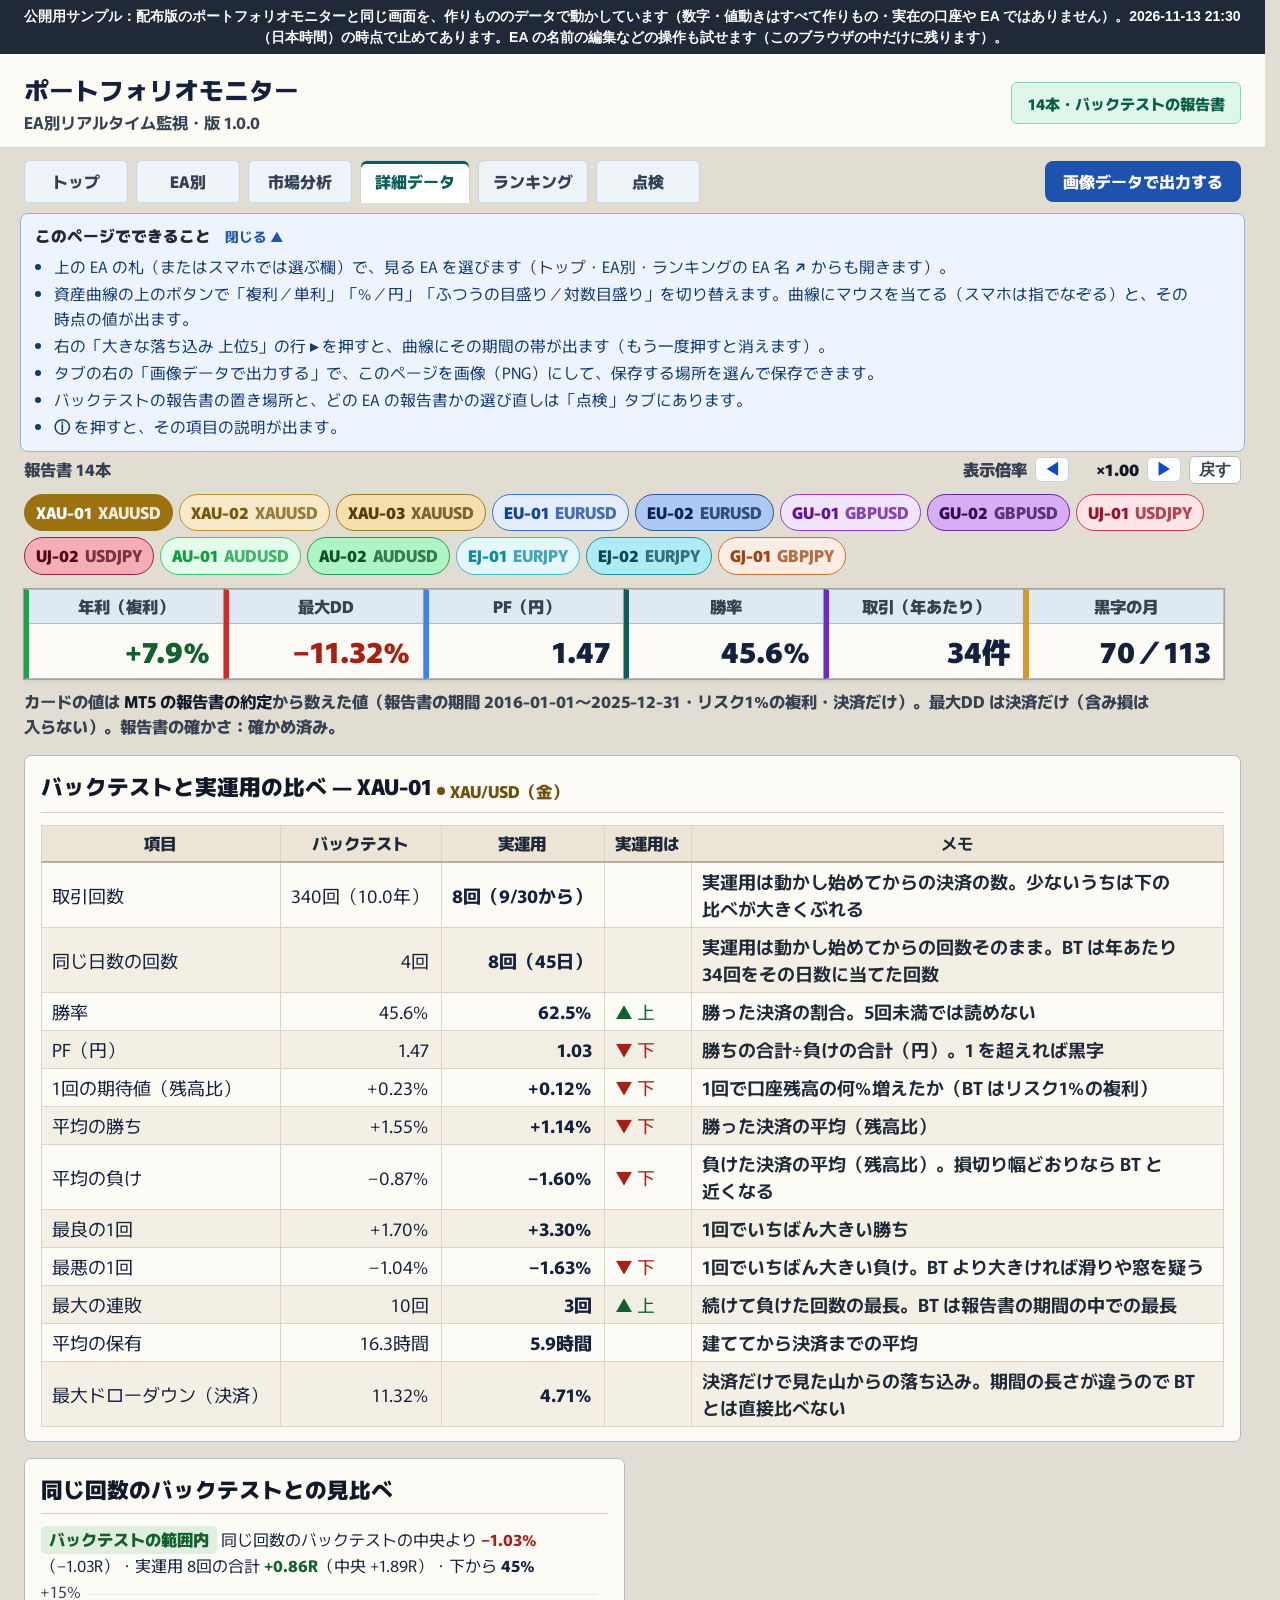
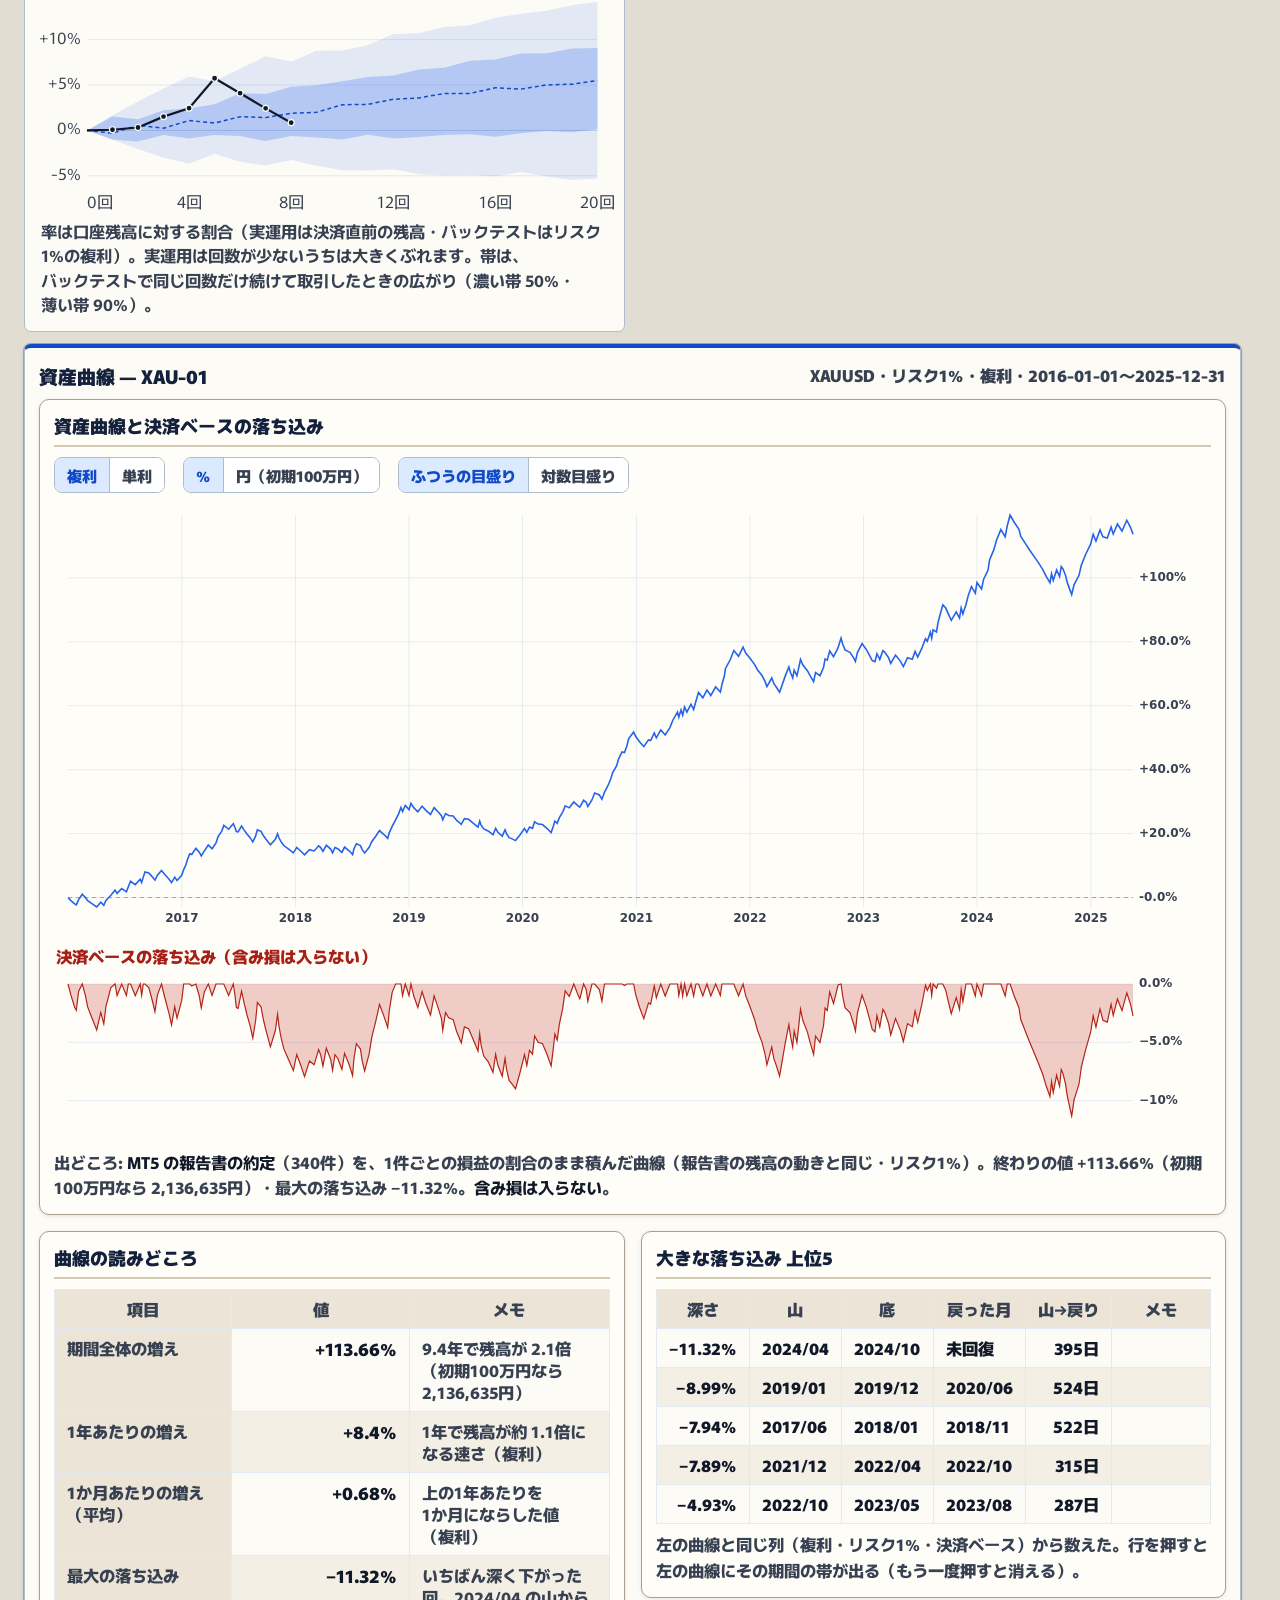
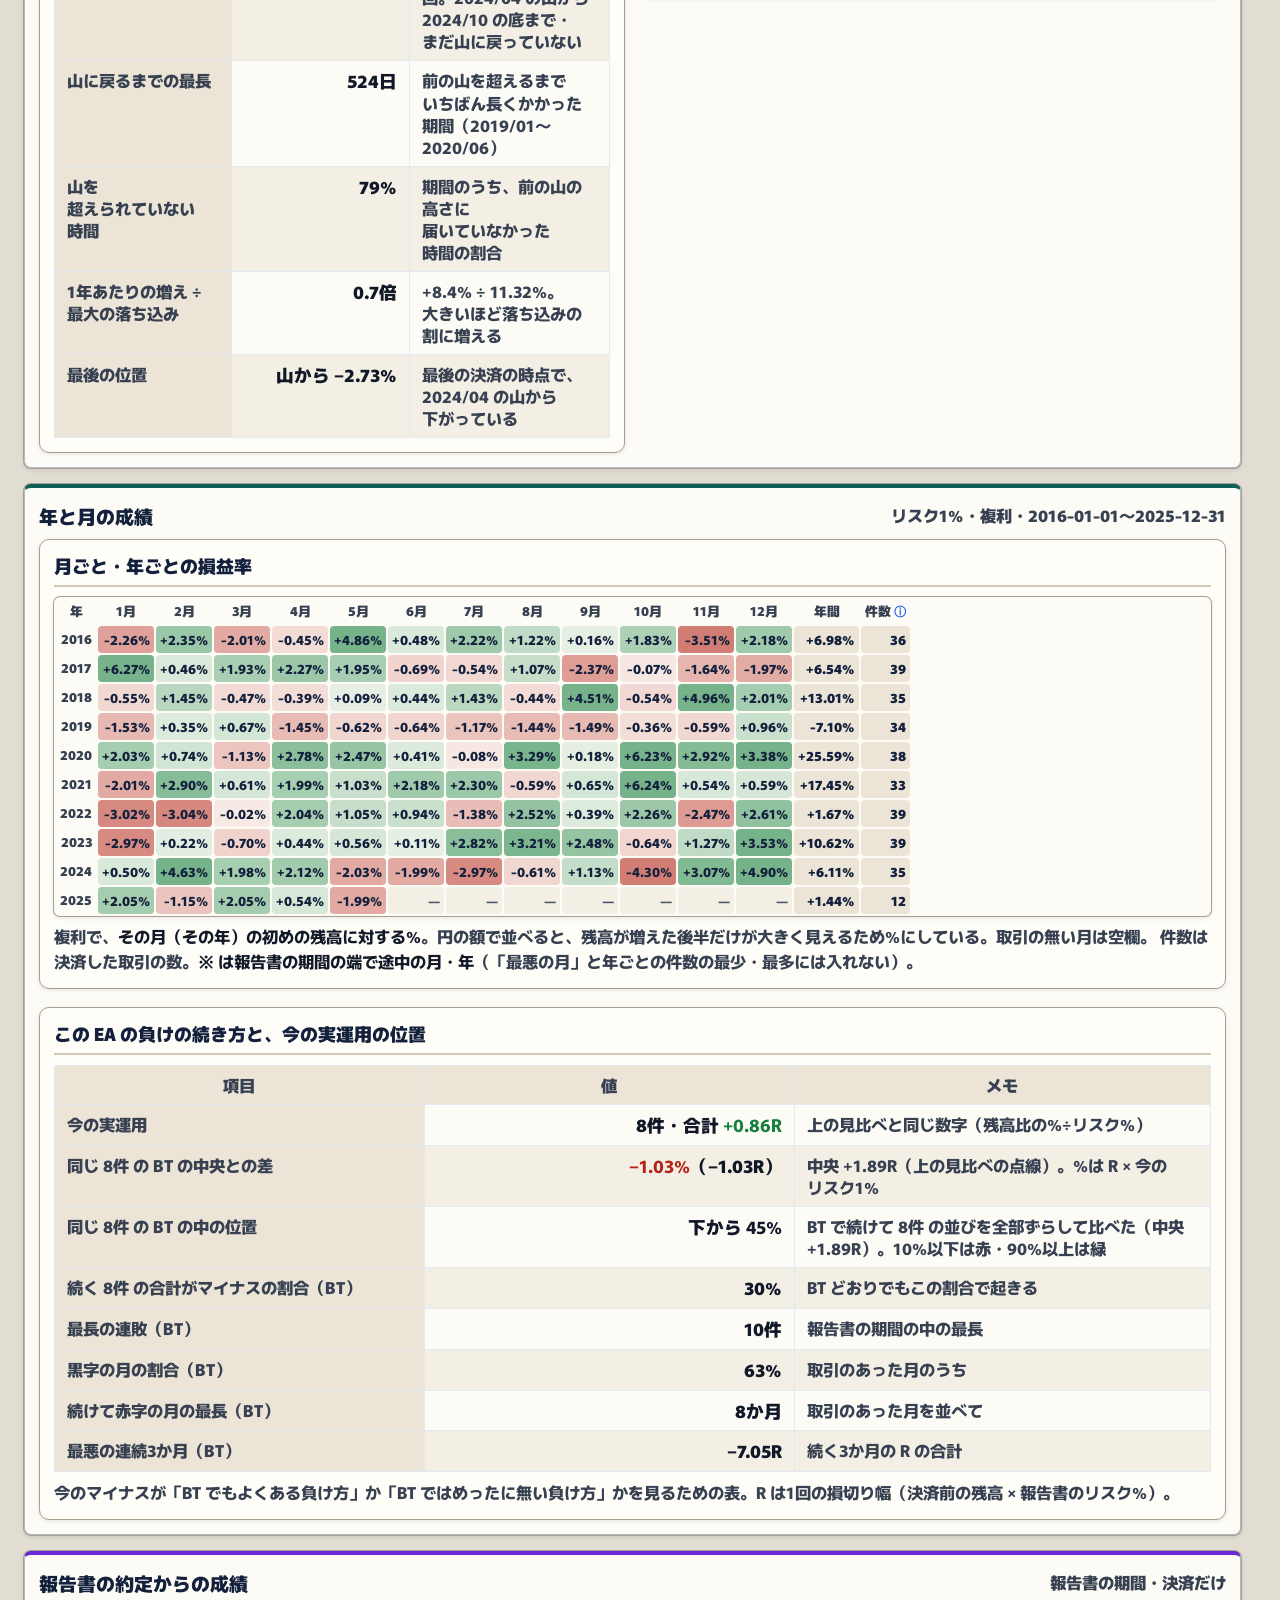
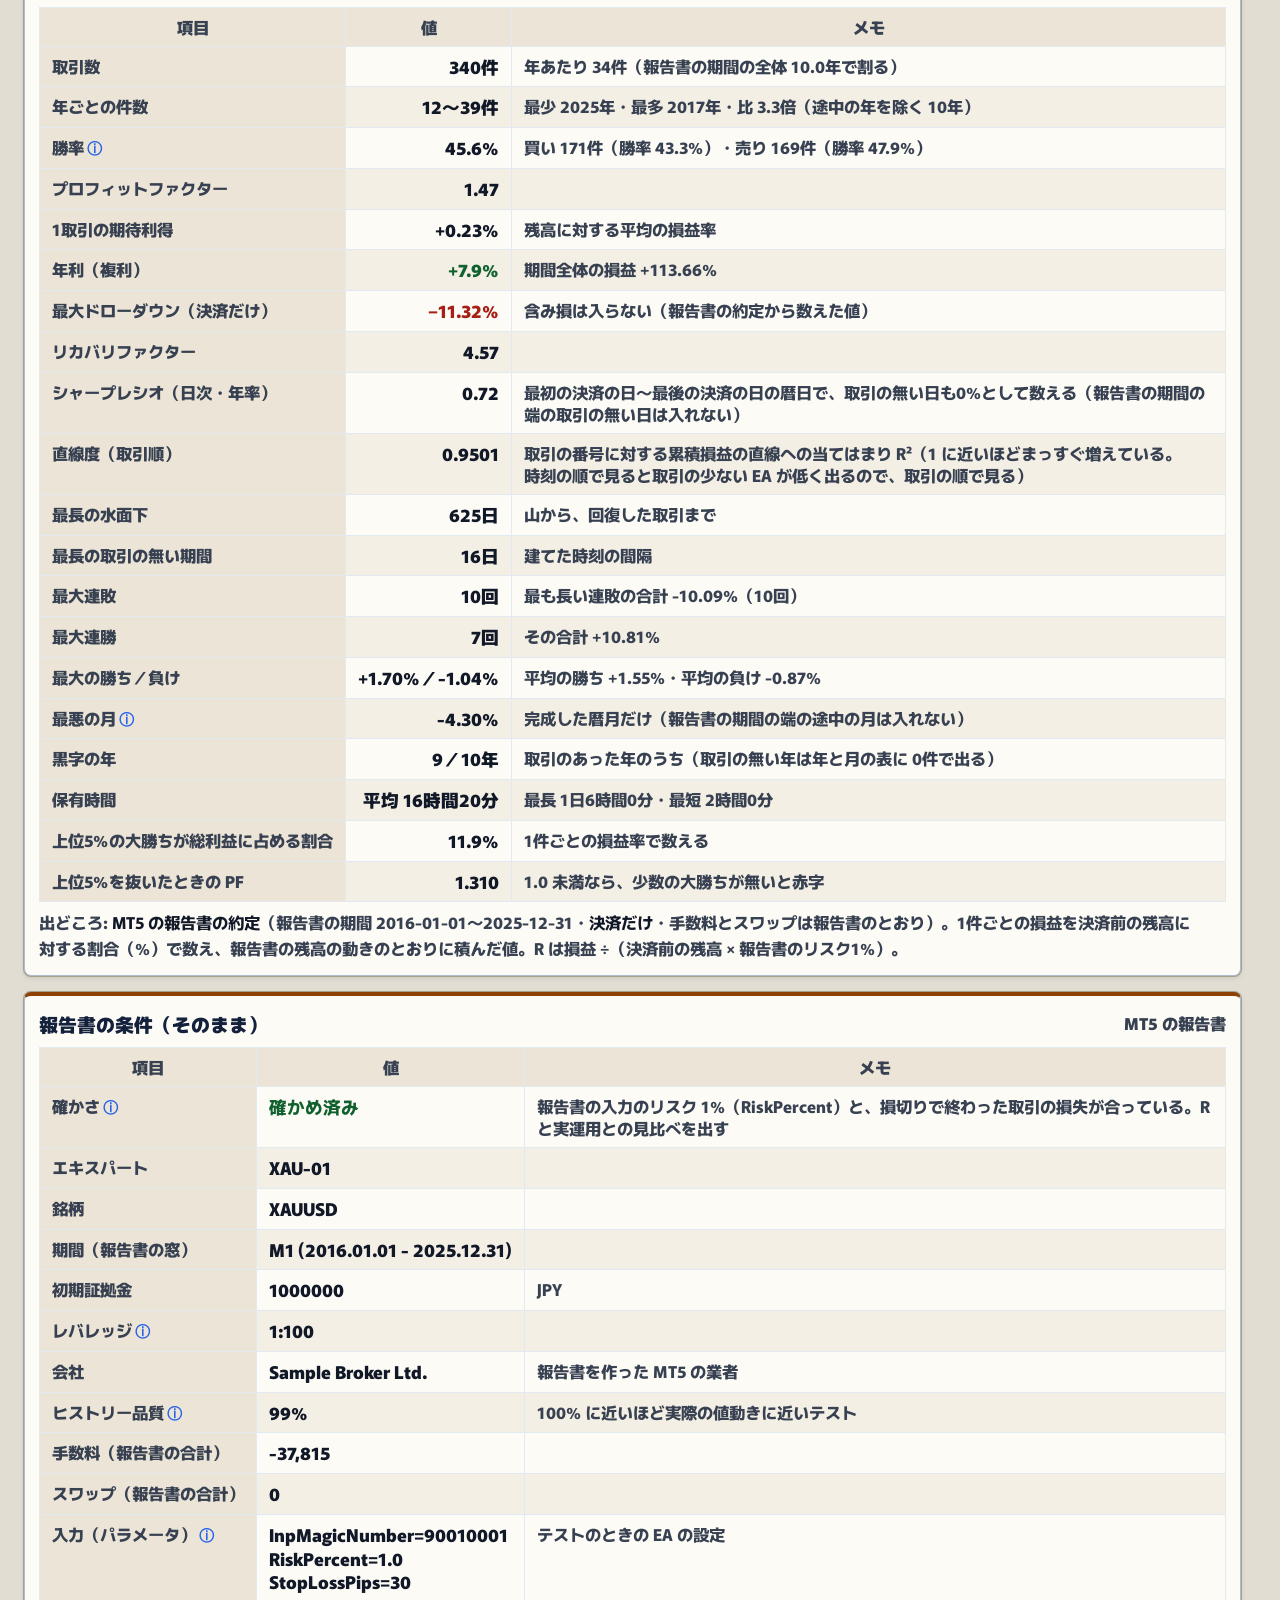
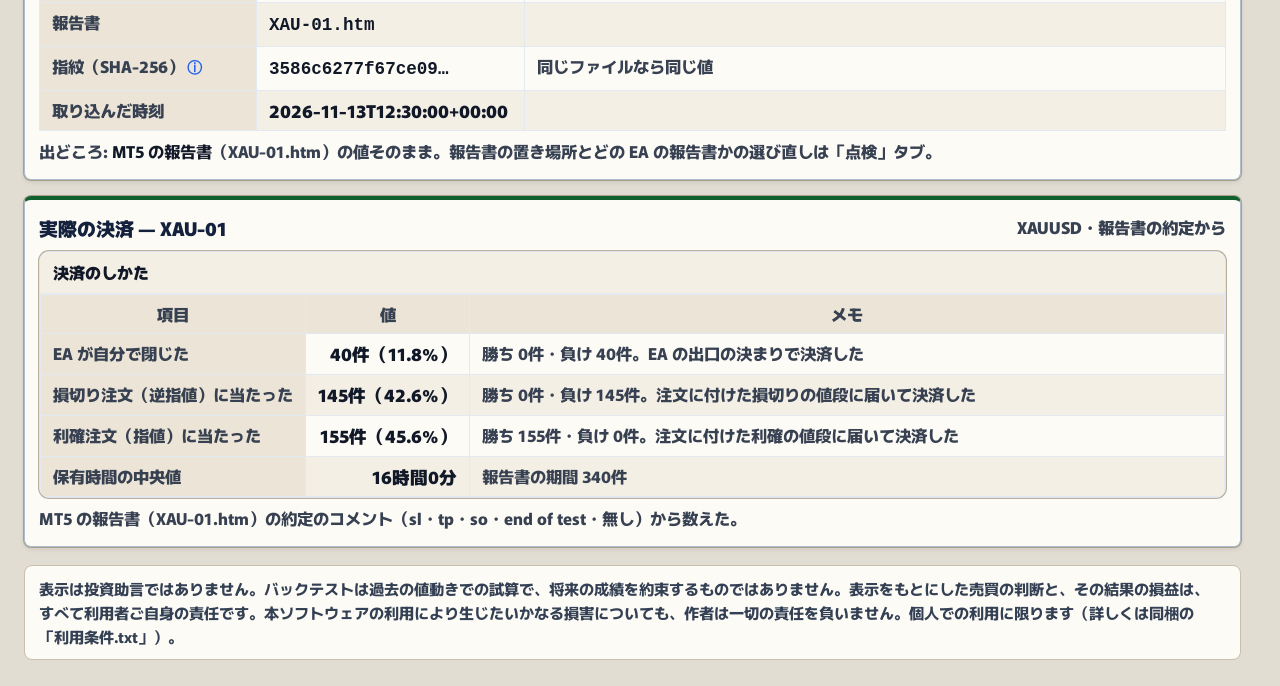
<file: monitor-sample/backtest.html>
<!DOCTYPE html>
<html lang="ja">
<head>
<script>
/* 公開用サンプル：配布版のポートフォリオモニターを、作りもののデータで動かしています（数字・値動きはすべて作りもの）。 */
(function(){
  var FROZEN=1794573000000, _D=Date;
  function FD(){ var a=[].slice.call(arguments); if(!(this instanceof FD)) return new _D(FROZEN).toString();
    return a.length? new (Function.prototype.bind.apply(_D,[null].concat(a)))() : new _D(FROZEN); }
  FD.prototype=_D.prototype; FD.now=function(){return FROZEN}; FD.UTC=_D.UTC; FD.parse=_D.parse;
  window.Date=FD;
  var PAGES={"/": "index.html", "/analysis": "analysis.html", "/backtest": "backtest.html", "/ranking": "ranking.html", "/check": "check.html"};
  var here=location.href.replace(/[^\/]*([?#].*)?$/,"");
  var SIM=(function(){
    var SK="pm_dist_sample_ops_v1";
    function load(){var s={};try{s=JSON.parse(localStorage.getItem(SK)||"{}")||{}}catch(e){}
      ["names","deleted","resets"].forEach(function(k){if(!s[k]||typeof s[k]!=="object")s[k]={}});return s;}
    function save(s){try{localStorage.setItem(SK,JSON.stringify(s))}catch(e){}}
    function J(o,st){return Promise.resolve(new Response(JSON.stringify(o),{status:st||200,headers:{"Content-Type":"application/json"}}));}
    function nowIso(){return new _D(FROZEN).toISOString();}
    function post(api,init){
      var b={};try{b=JSON.parse((init&&init.body)||"{}")||{}}catch(e){}
      var s=load(), mg=String(b.magic==null?"":b.magic).trim();
      if(api==="ea-name"){ if(!mg) return J({ok:false,error:"magic is required"},400);
        var nm=String(b.name||"").trim(); if(nm.length>40) return J({ok:false,error:"name is too long"},400);
        s.names[mg]=nm; save(s); return J({ok:true,magic:mg,name:nm}); }
      if(api==="ea-reset"){ if(!mg) return J({ok:false,error:"account_login and magic are required"},400);
        if(b.action==="clear"){ delete s.resets[mg]; delete s.deleted[mg]; save(s); return J({ok:true,action:"clear"}); }
        s.resets[mg]={account_login:String(b.account_login||""),reset_at:nowIso()}; save(s);
        return J({ok:true,action:"reset",reset_at:s.resets[mg].reset_at,reset_after_ticket:null}); }
      if(api==="ea-delete"){ if(!mg) return J({ok:false,error:"account_login and magic are required"},400);
        s.deleted[mg]=1; s.resets[mg]={account_login:String(b.account_login||""),reset_at:nowIso()}; save(s);
        return J({ok:true,account_login:String(b.account_login||""),magic:mg}); }
      return J({ok:false,error:"公開用サンプルのため、この操作はできません（配布版では使えます）"});
    }
    function mOf(o){return o&&o.magic!=null?String(o.magic):null;}
    function dropDeleted(a,s){return Array.isArray(a)?a.filter(function(o){var m=mOf(o);return !(m&&s.deleted[m]);}):a;}
    function apply(api,d,s){
      if(api==="summary"&&d){
        var n=d.ea_names||(d.ea_names={});
        Object.keys(s.names).forEach(function(m){ if(s.names[m]) n[m]=s.names[m]; else delete n[m]; });
        d.ea_stats=dropDeleted(d.ea_stats,s);
        var rs=(d.ea_resets||[]).filter(function(r){return !s.resets[String(r.magic)];});
        Object.keys(s.resets).forEach(function(m){ var r=s.resets[m];
          rs.push({account_login:r.account_login,magic:m,reset_at:r.reset_at,reset_after_ticket:null}); });
        d.ea_resets=rs;
        (d.ea_stats||[]).forEach(function(e){ var r=s.resets[String(e.magic)]; if(!r) return;
          e.reset_at=r.reset_at; e.trades=0; e.wins=0; e.total_profit=0; });
      }
      if(api==="performance"&&d){ ["by_ea","by_account_ea"].forEach(function(k){ d[k]=dropDeleted(d[k],s); }); }
      if((api==="trades"||api==="ea-history")&&Array.isArray(d)) d=dropDeleted(d,s);
      return d;
    }
    function used(){var s=load();return Object.keys(s.names).length+Object.keys(s.deleted).length+Object.keys(s.resets).length;}
    function patch(api,r){
      if(!r.ok||!used()||["summary","performance","trades","ea-history"].indexOf(api)<0) return r;
      var s=load();
      return r.json().then(function(d){ return new Response(JSON.stringify(apply(api,d,s)),{status:200,headers:{"Content-Type":"application/json"}}); });
    }
    function reset(){try{localStorage.removeItem(SK)}catch(e){} location.reload();}
    return {post:post,patch:patch,used:used,reset:reset};
  })();
  var _fetch=window.fetch.bind(window);
  window.fetch=function(input,init){
    var url=(typeof input==="string")?input:(input&&input.url)||"";
    var m=String(url).match(/\/api\/([a-z0-9\-\/]+)/i);
    if(!m) return _fetch(input,init);
    var api=m[1].replace(/\//g,"_");
    var method=((init&&init.method)||(input&&input.method)||"GET").toUpperCase();
    if(method!=="GET") return SIM.post(api,init);
    return _fetch(here+"api/"+api+".json",{cache:"no-cache"}).then(function(r){return SIM.patch(api,r);});
  };
  document.addEventListener("click",function(e){
    var a=e.target&&e.target.closest&&e.target.closest("a[href]"); if(!a) return;
    var h=a.getAttribute("href"); if(!h||h.charAt(0)!=="/"||h.indexOf("//")===0) return;
    var p=h.split("#")[0].split("?")[0], hash=h.indexOf("#")>=0?h.slice(h.indexOf("#")):"";
    if(PAGES[p]){ e.preventDefault(); location.href=here+PAGES[p]+hash; }
  },true);
  document.addEventListener("DOMContentLoaded",function(){
    var b=document.createElement("div");
    b.textContent="公開用サンプル：配布版のポートフォリオモニターと同じ画面を、作りもののデータで動かしています（数字・値動きはすべて作りもの・実在の口座や EA ではありません）。2026-11-13 21:30（日本時間）の時点で止めてあります。EA の名前の編集などの操作も試せます（このブラウザの中だけに残ります）。";
    if(SIM.used()){var u=document.createElement("button");u.type="button";u.textContent="操作を元に戻す";
      u.style.cssText="margin-left:12px;font:700 13px/1.4 sans-serif;padding:2px 10px;border-radius:5px;border:1px solid #fff;background:#fff;color:#1f2937;cursor:pointer";
      u.onclick=SIM.reset;b.appendChild(u);}
    b.style.cssText="position:sticky;top:0;z-index:99999;background:#1f2937;color:#fff;font:600 14px/1.5 sans-serif;padding:6px 16px;text-align:center";
    document.body.insertBefore(b,document.body.firstChild);
  });
})();
</script>

<meta name="pm-token" content="sample">
<meta name="pm-version" content="1.0.0">

<meta charset="UTF-8">
<meta name="viewport" content="width=device-width, initial-scale=1">
<title>ポートフォリオモニター｜詳細データ</title>
<link rel="stylesheet" href="static/style.css?v=1994b03290">
<link rel="stylesheet" href="static/ui2.css?v=ae1d5fb1fd">
<meta name="viewport" content="width=device-width, initial-scale=1">
<style>#u-cmp{margin:0 0 12px}#u-cmp-table td,#u-cmp-table th{padding:5px 10px}#u-cmp-table td:nth-child(2),#u-cmp-table td:nth-child(3){min-width:120px}
.ann-note{display:inline;font-size:.76rem;font-weight:700;color:#344054;white-space:nowrap;margin-left:6px}
.metrics-grid .metric-value small.ann-mark{margin-left:2px;cursor:help}
</style>
<style>
a.tab-button{display:inline-flex;align-items:center;justify-content:center;text-decoration:none}
.ea-picker{display:flex;flex-wrap:wrap;gap:6px;margin:0 0 14px}
.ea-chip{display:inline-flex;align-items:baseline;gap:6px;padding:6px 11px;border:1px solid var(--chip-border,var(--line-strong));border-radius:999px;background:var(--chip-bg,#fff);font:inherit;font-weight:850;font-size:1rem;color:var(--chip-text,var(--text));cursor:pointer}
.ea-chip small{font-size:.8rem;font-weight:800;color:var(--chip-text,var(--muted));opacity:.75}
.ea-chip:hover{border-color:var(--chip-text,var(--blue))}

.ea-chip[aria-pressed="true"]{background:var(--chip-text,var(--blue));border-color:var(--chip-text,var(--blue));color:#fff}
.ea-chip[aria-pressed="true"] small{color:#fff;opacity:.85}

.ea-chip.port{--chip-bg:#14213d;--chip-border:#14213d;--chip-text:#14213d;background:#eef1f7;padding:6px 14px;margin-right:10px}
.ea-chip.port[aria-pressed="true"]{background:#14213d;color:#fff}
#port-members{border-collapse:collapse;width:100%;border:1px solid #d7dee8}
#port-members th,#port-members td{width:1%;white-space:nowrap;border:1px solid #e3e9f0;font-size:1.02rem;padding:7px 12px;line-height:1.35}
#port-members thead th{font-weight:900;color:var(--muted);background:#ece5d7;text-align:center}
#port-members td{font-weight:850;background:#fdfbf6;font-variant-numeric:tabular-nums;text-align:right}
#port-members tbody tr:nth-child(2n) td{background:#f4efe5}
#port-members td:nth-child(1),#port-members td:nth-child(2){text-align:left}
#port-members td.pm-memo,#port-members th.pm-memo{width:auto;text-align:left;white-space:normal}
#port-members .pm-bar{display:inline-block;height:10px;border-radius:3px;background:#2563eb;vertical-align:middle;margin-right:8px}
#port-members .pm-bar.neg{background:#b42318}
.ea-select{display:none;margin:0 0 14px;padding:8px 10px;font:inherit;font-weight:800;border:1px solid var(--line-strong);border-radius:8px;background:#fff}
@media (max-width:900px){.ea-picker{display:none}.ea-select{display:block;width:100%}}
.bt-grid{display:grid;grid-template-columns:minmax(0,1fr);gap:16px}
.bt-chart-panel{border-top:4px solid var(--blue)}

.month-two{align-items:stretch!important}

.eq-two{display:grid;grid-template-columns:minmax(0,1.7fr) minmax(0,1fr);gap:16px;align-items:stretch}
.eq-two.only{grid-template-columns:minmax(0,1fr)}

.eq-card{background:#fffdf8;border:1px solid #a89f8e;border-radius:10px;padding:12px 14px 14px;box-shadow:0 1px 4px rgba(15,23,42,.10)}
.eq-card-h{margin:0 0 10px;padding:0 0 7px;border-bottom:2px solid #d3c8b3;font-size:1.12rem;font-weight:900;color:#14213d}
.eq-side{display:flex;flex-direction:column;gap:16px}
.eq-side .eq-card:last-child{flex:1}
.eq-main .toggles{margin-top:0}
.eq-side .kv-table td.kv-num{white-space:nowrap}
.eqdd-tbl{border-collapse:collapse;width:100%}
.eqdd-tbl tbody tr{cursor:pointer}
.eqdd-tbl tbody tr:hover td{background:rgba(37,99,235,.08)!important}
.eqdd-tbl tbody tr.on td{background:rgba(37,99,235,.16)!important}
.eqdd-tbl td{font-variant-numeric:tabular-nums;white-space:nowrap}
.eqdd-tbl .dd-deep{color:#9b1c1c;font-weight:900}
.eqdd-tbl .dd-open{color:#9a3412;font-weight:900}

#eq-dds{border-collapse:collapse;width:100%;border:1px solid #d7dee8;table-layout:auto}
#eq-dds th,#eq-dds td{width:1%;white-space:nowrap;border:1px solid #e3e9f0;font-size:1.02rem;padding:8px 12px;line-height:1.35;vertical-align:top}
#eq-dds thead th{font-weight:900;color:var(--muted);background:#ece5d7;text-align:center}
#eq-dds td{font-weight:850;color:var(--text);font-variant-numeric:tabular-nums;background:#fdfbf6}
#eq-dds tbody tr:nth-child(2n) td{background:#f4efe5}
#eq-dds td:nth-child(1),#eq-dds td:nth-child(5){text-align:right}
#eq-dds td:nth-child(2),#eq-dds td:nth-child(3),#eq-dds td:nth-child(4){text-align:left}
#eq-dds th.dd-memo,#eq-dds td.dd-memo{width:auto;white-space:normal}
#eq-dds td.dd-memo,#eq-dds td[colspan]{width:auto;text-align:left}
@media (max-width:1450px){.eq-two{grid-template-columns:minmax(0,1fr)}.eq-side{display:grid!important;grid-template-columns:repeat(2,minmax(0,1fr));align-items:start}}
@media (max-width:900px){.eq-side{grid-template-columns:minmax(0,1fr)}}
.bt-month-panel{border-top:4px solid var(--teal)}
.bt-stats-panel{border-top:4px solid var(--violet)}
.bt-report-panel{border-top:4px solid var(--amber)}
.bt-mech-panel{border-top:4px solid var(--green);margin:16px 0 0}
.mech-summary{margin:0 0 10px;font-size:1.05rem;font-weight:850;line-height:1.6;color:var(--text)}
.mech-block h3{margin:12px 0 4px;font-size:1rem;font-weight:900;color:var(--text)}
.mech-block h3:first-child{margin-top:0}
.mech-block ul{margin:0;padding-left:1.3em}
.mech-block li{margin:3px 0;font-size:.98rem;font-weight:750;line-height:1.6;color:var(--text)}
.mech-block h3.key{color:#166534}
.mech-warn{margin:8px 0 0;padding:8px 12px;border-radius:6px;background:var(--panel-amber);border:1px solid var(--border-amber);color:#7a2e0e;font-weight:800}
.mech-none{margin:0;font-weight:800;color:var(--muted)}

.mech-wrap{display:grid;grid-template-columns:repeat(4,minmax(0,1fr)) minmax(0,4fr);gap:14px;align-items:start}
.mech-cards{display:contents}
.mech-card-side{grid-column:5}
@media (max-width:1400px){.mech-wrap{grid-template-columns:repeat(2,minmax(0,1fr)) minmax(0,2fr)}
  .mech-card-side{grid-column:3}}
@media (max-width:900px){.mech-wrap{grid-template-columns:minmax(0,1fr)}
  .mech-card-side{grid-column:auto}}
.mech-card{border:1px solid #dde4ec;border-radius:10px;background:#fff;overflow:hidden}
.mech-card>h3{margin:0;padding:9px 13px;background:#f7f9fc;border-bottom:1px solid #e6ebf1;
  font-size:1rem;font-weight:900;color:var(--text);display:flex;justify-content:space-between;gap:10px;align-items:baseline}
.mech-card>h3 .mech-count{font-size:.82rem;font-weight:800;color:var(--muted);white-space:nowrap}
.mech-card>ul{margin:0;padding:10px 14px 12px 30px}
.mech-card>ul>li{margin:4px 0;font-size:.98rem;font-weight:750;line-height:1.6;color:var(--text)}

.mech-wrap>.mech-card:not(.mech-card-side):not(.span-all)>ul{padding:9px 10px 11px 24px}
.mech-wrap>.mech-card:not(.mech-card-side):not(.span-all)>ul>li{font-size:.92rem;line-height:1.55;margin:3px 0}
.mech-wrap>.mech-card:not(.mech-card-side):not(.span-all)>h3{padding:8px 10px;font-size:.94rem}
.mech-card>p{margin:0;padding:11px 14px}
.mech-card.key{border-color:#fdba74}
.mech-card.key>h3{background:#fff7ed;border-bottom-color:#fed7aa;color:#9a3412}
.mech-card.span-all{grid-column:1/-1}
.mech-card.span-all>p.mech-summary{margin:0;padding:12px 14px}
.mech-card-wide{margin-top:14px}
.mech-card-wide>.kv-table,.mech-card-side>.kv-table{border:0;border-top:1px solid #e6ebf1}

.mech-card-side>.kv-table th:first-child{white-space:nowrap}
.toggles{display:flex;flex-wrap:wrap;gap:10px 18px;align-items:center;margin:0 0 10px}

.dd-cap{margin:12px 2px 3px;font-size:.84rem;font-weight:850;color:#b42318}
.zoom-ctl{display:flex;align-items:center;gap:8px;margin-left:auto;white-space:nowrap}
.zoom-ctl label{font-size:.84rem;font-weight:850;color:var(--muted)}
.zoom-ctl{border-radius:8px}
.zoom-ctl:focus-visible{outline:2px solid #2563eb;outline-offset:2px}
.zoom-ctl .zoom-arrow{min-width:30px;padding:3px 8px;font-size:.9rem;line-height:1;color:#2563eb;border-color:#c7d2e4}
.zoom-ctl .zoom-arrow:hover:not(:disabled){background:#eff6ff}
.zoom-ctl .zoom-arrow:disabled{color:#c3cad6;border-color:#e3e9f0;cursor:default;background:#fafbfd}
.zoom-ctl output{font-size:.84rem;font-weight:900;color:var(--text);font-variant-numeric:tabular-nums;min-width:3.8em;text-align:right}
.zoom-ctl button{border:1px solid var(--line-strong);background:#fff;border-radius:6px;padding:2px 9px;
  font-size:.8rem;font-weight:850;color:var(--muted);cursor:pointer}
.zoom-ctl button:hover{background:#f7f9fc;color:var(--text)}
.seg{display:inline-flex;border:1px solid var(--line-strong);border-radius:8px;overflow:hidden}
.seg button{padding:6px 12px;border:0;background:#fff;font:inherit;font-weight:850;font-size:.95rem;color:var(--muted);cursor:pointer}
.seg button + button{border-left:1px solid var(--line-strong)}
.seg button[aria-pressed="true"]{background:var(--blue-soft);color:var(--blue)}
.seg button:disabled{color:#b5bdc9;cursor:not-allowed}
.chart-wrap{position:relative;width:100%}
.chart-wrap canvas{display:block;width:100%}
.chart-tip{position:absolute;pointer-events:none;padding:6px 9px;border:1px solid var(--line-strong);border-radius:6px;background:rgba(255,255,255,.96);box-shadow:0 2px 8px rgba(15,23,42,.12);font-size:.88rem;font-weight:800;color:var(--text);white-space:nowrap;display:none}
.src-note{margin:8px 0 0;font-size:.9rem;font-weight:750;color:var(--muted);line-height:1.55}
.src-note b{color:var(--text)}
.month-table{border-collapse:separate;border-spacing:2px;font-variant-numeric:tabular-nums}
.month-table th{padding:4px 6px;font-size:.85rem;font-weight:900;color:var(--muted);background:transparent}
.month-table td{min-width:52px;padding:5px 6px;text-align:right;font-size:.86rem;font-weight:800;border-radius:4px;white-space:nowrap}

.bt-month-panel .month-table td{min-width:40px;padding:4px 4px;font-size:.82rem}
.bt-month-panel .month-table th{padding:3px 4px;font-size:.8rem}
.month-table td.year{background:#f4f6fa!important;font-weight:900}
.month-table td.none{color:#b5bdc9;background:#f8fafc}
.kv-table{border-collapse:collapse;width:100%}
.kv-table th,.kv-table td{padding:7px 10px;border-bottom:1px solid #e6ebf1;font-size:1rem;text-align:left;vertical-align:top}
.kv-table th{width:46%;font-weight:800;color:var(--muted);background:transparent}
.kv-table td{font-weight:850;color:var(--text);font-variant-numeric:tabular-nums}
.kv-table td small{display:block;font-size:.82rem;font-weight:750;color:var(--muted)}

.kv-table{border:1px solid #d7dee8;table-layout:auto}
.kv-table th,.kv-table td{border:1px solid #e3e9f0;font-size:1.02rem;padding:8px 12px;line-height:1.35;vertical-align:top}
.kv-table th{width:1%;white-space:nowrap;background:#f7f9fc;text-align:left}
.kv-table td.kv-num{width:1%;white-space:nowrap;text-align:right;font-size:1.1rem;font-weight:850;font-variant-numeric:tabular-nums}
.kv-table td.kv-memo{width:100%;font-size:.92rem;font-weight:750;color:var(--muted);white-space:normal}
.kv-table tr:nth-child(even) td{background:#fcfdff}
.kv-table thead th{font-size:.86rem;font-weight:900;color:var(--muted)}
@media (max-width:1000px){.kv-table th{white-space:normal}}
.bt-two-col{display:grid;grid-template-columns:repeat(2,minmax(0,1fr));gap:16px}

.month-two{display:grid;grid-template-columns:minmax(0,1.25fr) minmax(0,1fr);gap:18px;align-items:start}
.month-two.only{grid-template-columns:minmax(0,1fr)}
.month-side-h{margin:0 0 8px;font-size:1.12rem;font-weight:900;color:var(--text)}
.month-side .kv-table td.kv-num{white-space:nowrap}
.ms-lo{color:#b42318!important}.ms-hi{color:#15803d!important}
@media (max-width:1420px){.month-two{grid-template-columns:minmax(0,1fr)}}

#u-cmp > .cmp-eq{align-self:stretch}

#u-cmp-table{table-layout:auto;width:100%}
#u-cmp-table th,#u-cmp-table td{white-space:nowrap;padding-left:10px!important;padding-right:12px!important}
#u-cmp-table .memo{white-space:normal;width:100%;text-align:left!important;color:#1f2937;font-weight:600;line-height:1.5}
@media (max-width:1500px){.bt-two-col{grid-template-columns:minmax(0,1fr)}}
.bt-empty{padding:18px;text-align:center;font-weight:850;color:var(--red)}
.metrics-grid .metric-value small{font-size:.8rem;font-weight:800;color:var(--muted);margin-left:4px}
.pos{color:var(--green)}.neg{color:var(--red)}

main.bt-main{padding:4px 24px 28px}
.bt-main .metrics-grid{padding:0 0 4px}
.bt-metrics-note{margin:6px 0 16px}
.metric-label .kl{word-break:keep-all}
@media (max-width:900px){main.bt-main{padding:4px 14px 24px}}

.tab-bar .bt-export{margin-left:auto;align-self:center;white-space:nowrap}
.bt-export{padding:7px 16px;border:2px solid #1e53ad;border-radius:8px;background:#1e53ad;color:#fff;font:inherit;font-weight:800;cursor:pointer}
.bt-export:disabled{opacity:.6;cursor:wait}
.pm-disclaimer{margin:18px 0 0;padding:10px 14px;border:1.5px solid #c9bfad;border-radius:8px;background:#fdfbf6;color:#344054;font-size:.95rem;font-weight:700;line-height:1.6}
#mech-panel .mech-wrap{display:block}
#mech-panel #mech-rules:empty{display:none}

.eq-side .kv-table th,#month-side th{white-space:normal;width:32%;min-width:7em}
@media (min-width:1451px){.eq-two{grid-template-columns:minmax(0,1.25fr) minmax(0,1fr)}}
</style>
<link rel="stylesheet" href="static/readable.css?v=3c001521b7">
<script src="static/tablealign.js?v=c13a453010" defer></script>
</head>
<body class="u2">
<header class="page-header">
  <div>
    <h1>ポートフォリオモニター</h1>
    <div class="subtitle">EA別リアルタイム監視・版 1.0.0</div>
  </div>
  <div id="status" class="status-pill status-live">読み込み中</div>
</header>

<nav class="tab-bar" aria-label="表示切替">
  <a class="tab-button" href="index.html#top">トップ</a>
  <a class="tab-button" href="index.html#ea">EA別</a>
  <a class="tab-button" href="analysis.html">市場分析</a>
  <a class="tab-button active" href="backtest.html" aria-current="page">詳細データ</a>
  <a class="tab-button" href="ranking.html">ランキング</a>
  <a class="tab-button" href="check.html">点検</a>
</nav>
<details class="hx-bar" open><summary>このページでできること</summary><ul><li>上の EA の札（またはスマホでは選ぶ欄）で、見る EA を選びます（トップ・EA別・ランキングの EA 名 <b>↗</b> からも開きます）。</li><li>資産曲線の上のボタンで「複利／単利」「%／円」「ふつうの目盛り／対数目盛り」を切り替えます。曲線にマウスを当てる（スマホは指でなぞる）と、その時点の値が出ます。</li><li>右の「大きな落ち込み 上位5」の行 <b>▸</b> を押すと、曲線にその期間の帯が出ます（もう一度押すと消えます）。</li><li>タブの右の「画像データで出力する」で、このページを画像（PNG）にして、保存する場所を選んで保存できます。</li><li>バックテストの報告書の置き場所と、どの EA の報告書かの選び直しは「点検」タブにあります。</li><li><b>ⓘ</b> を押すと、その項目の説明が出ます。</li></ul></details>

<main class="bt-main">
  
  <div class="toggles" style="margin:0 0 10px">
    <span class="src-note" id="src-note" style="margin:0"></span>
    <button type="button" class="bt-export" id="bt-export" title="このページを画像（PNG）にして、保存する場所を選んで保存します">画像データで出力する</button>
    
    <div class="zoom-ctl" id="zoom-ctl" tabindex="0" role="group" aria-label="画面全体の表示倍率（左右の矢印で調整）">
      <label>表示倍率</label>
      <button type="button" class="zoom-arrow" id="zoom-down" aria-label="小さくする" title="小さくする（←）">◀</button>
      <output id="zoom-out" aria-live="polite">×1.00</output>
      <button type="button" class="zoom-arrow" id="zoom-up" aria-label="大きくする" title="大きくする（→）">▶</button>
      <button type="button" id="zoom-reset" title="1.00倍に戻す">戻す</button>
    </div>
  </div>

  <div class="ea-picker" id="picker" role="group" aria-label="EA を選ぶ"></div>
  <select class="ea-select" id="picker-select" aria-label="EA を選ぶ"></select>

  <section class="metrics-grid" aria-label="選んだ EA の要約" id="metrics"></section>
  <p class="src-note bt-metrics-note" id="metrics-note"></p>
  
  <section class="u-grid" id="u-cmp" hidden>
    <section class="u-card s8 cmp-eq">
      <div class="u-h"><h2 id="u-cmp-title">バックテストと実運用の比べ</h2></div>
      <div class="u-tbl-wrap"><table class="u-tbl" id="u-cmp-table"></table></div>
    </section>
    <section class="u-card s4 cmp-eq">
      <div class="u-h"><h2>同じ回数のバックテストとの見比べ</h2></div>
      <div class="u-lead" id="u-cmp-verdict" style="margin-bottom:6px"></div>
      <div class="u-chart" id="u-cmp-fan"></div>
      <p class="u-note" id="u-cmp-note"></p>
    </section>
  </section>


  <div class="bt-grid">
    
    <section class="panel bt-chart-panel">
      <div class="section-title"><h2 id="chart-title">資産曲線</h2><span id="chart-sub"></span></div>
      <div class="eq-two" id="eq-two">
        <div class="eq-main eq-card">
          <h3 class="eq-card-h">資産曲線と決済ベースの落ち込み</h3>
      <div class="toggles" id="chart-toggles">
        <div class="seg" role="group" aria-label="増え方">
          <button type="button" data-mode="comp" aria-pressed="true">複利</button>
          <button type="button" data-mode="simple" aria-pressed="false">単利</button>
        </div>
        <div class="seg" role="group" aria-label="単位">
          <button type="button" data-unit="pct" aria-pressed="true">%</button>
          <button type="button" data-unit="yen" aria-pressed="false">円</button>
        </div>
        <div class="seg" role="group" aria-label="目盛り">
          <button type="button" data-scale="lin" aria-pressed="true">ふつうの目盛り</button>
          <button type="button" data-scale="log" aria-pressed="false">対数目盛り</button>
        </div>
      </div>
      <div class="chart-wrap" id="eq-wrap"><canvas id="eq-canvas" height="430" aria-label="資産曲線"></canvas><div class="chart-tip" id="eq-tip"></div></div>
      <p class="dd-cap" id="dd-cap">決済ベースの落ち込み（含み損は入らない）</p>
      <div class="chart-wrap" id="dd-wrap"><canvas id="dd-canvas" height="170" aria-label="決済ベースの落ち込み"></canvas></div>
      <p class="src-note" id="chart-note"></p>
        </div>
        <div class="eq-side" id="eq-side">
          <div class="eq-card">
            <h3 class="eq-card-h">曲線の読みどころ</h3>
            <table class="kv-table" id="eq-facts"></table>
          </div>
          <div class="eq-card">
            <h3 class="eq-card-h">大きな落ち込み 上位5</h3>
            <table class="eqdd-tbl" id="eq-dds"></table>
            <p class="src-note" id="eq-side-note"></p>
          </div>
        </div>
      </div>
    </section>

    <section class="panel bt-month-panel">
      <div class="section-title"><h2>年と月の成績</h2><span id="month-sub"></span></div>
      <div class="month-two" id="month-two">
        <div class="month-left eq-card">
          <h3 class="eq-card-h">月ごと・年ごとの損益率</h3>
          <div class="table-wrap"><table class="month-table" id="month-table"></table></div>
          <p class="src-note" id="month-note">複利で、<b>その月（その年）の初めの残高に対する%</b>。円の額で並べると、残高が増えた後半だけが大きく見えるため%にしている。取引の無い月は空欄。
        件数は決済した取引の数。<b>※ は報告書の期間の端で途中の月・年</b>（「最悪の月」と年ごとの件数の最少・最多には入れない）。</p>
        </div>
        <div class="month-side eq-card" id="month-side-box">
          <h3 class="eq-card-h" id="month-side-h">この EA の負けの続き方と、今の実運用の位置</h3>
          <table class="kv-table" id="month-side"></table>
          <p class="src-note" id="month-side-note"></p>
        </div>
      </div>
    </section>

    
    <div class="bt-two-col">
      <section class="panel bt-stats-panel">
        <div class="section-title"><h2 id="stats-title">報告書の約定からの成績</h2><span id="stats-sub">報告書の期間・決済だけ</span></div>
        <table class="kv-table" id="stats-table"></table>
        <p class="src-note" id="stats-note"></p>
      </section>
      <section class="panel bt-report-panel" id="report-panel">
        <div class="section-title"><h2>報告書の条件（そのまま）</h2><span>MT5 の報告書</span></div>
        <table class="kv-table" id="report-table"></table>
        <p class="src-note" id="report-note"></p>
      </section>
    </div>
  </div>

  
  <section class="panel bt-mech-panel" id="mech-panel" aria-label="実際の決済">
    <div class="section-title"><h2 id="mech-title">実際の決済</h2><span id="mech-sub"></span></div>
    
    <div class="mech-wrap">
      <div class="mech-cards" id="mech-rules"></div>
      <div class="mech-card mech-card-side">
        <h3 id="mech-exits-title">決済のしかた</h3>
        <table class="kv-table" id="mech-exits"></table>
      </div>
    </div>
    <p class="src-note" id="mech-note"></p>
  </section>
  <p class="pm-disclaimer" id="pm-disclaimer">表示は投資助言ではありません。バックテストは過去の値動きでの試算で、将来の成績を約束するものではありません。表示をもとにした売買の判断と、その結果の損益は、すべて利用者ご自身の責任です。本ソフトウェアの利用により生じたいかなる損害についても、作者は一切の責任を負いません。個人での利用に限ります（詳しくは同梱の「利用条件.txt」）。</p>
</main>

<script>

const esc=t=>String(t).replace(/[&<>"']/g,c=>({"&":"&amp;","<":"&lt;",">":"&gt;",'"':"&quot;","'":"&#39;"}[c]));
const isNum=v=>typeof v==="number"&&Number.isFinite(v);

function rpct(x){return isFinite(+x)?String(+(+x).toFixed(2)):"—";}

const sci=v=>{const a=Math.abs(v), e=Math.floor(Math.log10(a)), m=a/Math.pow(10,e), r=Math.round(m*10)/10;
  return (v<0?"−":"")+(r===1?"":(r>=10?"10":r.toFixed(1))+"×")+"10の"+(r>=10?e+1:e)+"乗";};
const JPU=[[1e16,"京"],[1e12,"兆"],[1e8,"億"],[1e4,"万"]];
const big=v=>{const a=Math.abs(v); if(a<1e4) return null; if(a>=1e20) return sci(v);
  for(const [u,n] of JPU) if(a>=u){const x=a/u; return (v<0?"−":"")+x.toLocaleString("ja-JP",{maximumFractionDigits:x<10?1:0})+n;} return null;};
const fmtX=m=>isNum(m)?((big(m)||m.toLocaleString("ja-JP",{maximumFractionDigits:m<10?1:0}))+"倍"):"—";

const nf=(v,d=0)=>Number(v).toLocaleString("ja-JP",{minimumFractionDigits:d,maximumFractionDigits:d});
const fmtPct=(v,d=1,sign=true)=>isNum(v)?(Math.abs(v)>=1e7?((sign&&v>0?"+":"")+big(v)+"%"):((sign&&v>0?"+":"")+nf(v,d)+"%")):"—";
const fmtNum=(v,d=2)=>isNum(v)?nf(v,d):"—";

const fmtDD=v=>isNum(v)?"−"+nf(Math.abs(v),2)+"%":"—";
const fmtYen=v=>isNum(v)?(Math.abs(v)>=1e8?big(v)+"円":Math.round(v).toLocaleString("ja-JP")+"円"):"—";
const fmtHours=h=>{if(!isNum(h))return "—";const m=Math.round(h*60);const d=Math.floor(m/1440),hh=Math.floor(m%1440/60),mm=m%60;return (d?d+"日":"")+(hh||d?hh+"時間":"")+mm+"分";};
const ymd=t=>{const d=new Date(t*1000);return d.getUTCFullYear()+"-"+String(d.getUTCMonth()+1).padStart(2,"0")+"-"+String(d.getUTCDate()).padStart(2,"0");};
let DATA=null, CUR=null, MODE="comp", UNIT="pct", SCALE="lin", SERIES=null;

let BT=null;

const ZOOM_KEY="pm.backtest.pageZoom", ZOOM_MIN=0.6, ZOOM_MAX=2.0, ZOOM_STEP=0.1;
let ZOOM=1;
try{ const v=parseFloat(localStorage.getItem(ZOOM_KEY)); if(isFinite(v)&&v>=ZOOM_MIN&&v<=ZOOM_MAX) ZOOM=v; }catch(e){}
function applyZoom(v,save){
  ZOOM=Math.min(ZOOM_MAX,Math.max(ZOOM_MIN,isFinite(v)?v:1));
  const o=document.getElementById("zoom-out");
  if(o) o.textContent="×"+ZOOM.toFixed(2);

  const dn=document.getElementById("zoom-down"), up=document.getElementById("zoom-up");
  if(dn) dn.disabled=(ZOOM<=ZOOM_MIN+1e-9);
  if(up) up.disabled=(ZOOM>=ZOOM_MAX-1e-9);
  if(save){ try{ localStorage.setItem(ZOOM_KEY,String(ZOOM)); }catch(e){} }

  try{ document.documentElement.style.zoom=(ZOOM===1?"":String(ZOOM)); }catch(e){}
  setTimeout(drawAll,0);
}
const isFwd=()=>false;

function setStatus(text,cls){const st=document.getElementById("status");st.textContent=text;st.className="status-pill "+cls;}
function fail(reason){
  DATA=null; CUR=null; SERIES=null;
  setStatus("表示しない: "+reason,"status-error");
  for(const id of ["picker","picker-select","metrics","metrics-note","month-table","stats-table","report-table","report-note","stats-note","chart-sub","month-sub","mech-rules","mech-exits","mech-note","mech-sub"]) document.getElementById(id).innerHTML="";
  document.getElementById("chart-note").innerHTML=`<span class="bt-empty">${esc(reason)}</span>`;
  for(const id of ["eq-canvas","dd-canvas"]){const c=document.getElementById(id);c.getContext("2d").clearRect(0,0,c.width,c.height);}
  try{renderEqSide(null);}catch(_){}
}

function checkShape(j){

  if(!j||typeof j!=="object") return "中身の形が違います";
  if(j.error) return String(j.error);
  if(!Array.isArray(j.eas)) return "中身の形が違います";
  j.eas=j.eas.filter(e=>e&&typeof e.name==="string"&&e.trades&&Array.isArray(e.trades.t)&&e.trades.t.length>=2&&e.stats);
  if(!j.eas.length) return "バックテストの報告書がまだありません（点検タブの「バックテストの報告書」に置くと、ここに出ます）";
  for(const e of j.eas){
    const t=e.trades;

    if(!Array.isArray(t.r)&&Array.isArray(t.x)){ t.r=t.x; e._noR=true; }
    if(!Array.isArray(t.r)||t.r.length!==t.t.length||!t.r.every(isNum)||!t.t.every(isNum)) return `取引の列が壊れています（${e.name}）`;
    e.exits=e.exits||{kinds:{},unit:"",hold_median_hours:null};
    e.mechanism=null;
    e.partial_months=e.partial_months||[]; e.partial_years=e.partial_years||[]; e.yearly_trades=e.yearly_trades||{};
    e.symbol=e.symbol||"";
  }
  j.schema_version=3; j.made="";
  RISKSET(j.eas[0], j);
  return null;
}

function RISKSET(e,j){ j=j||DATA; if(!e||!j) return;
  j.live_risk_percent=e._noR?100:(isNum(e.risk_percent)&&e.risk_percent>0?e.risk_percent:1);
  j.initial_balance=isNum(e.initial_balance)&&e.initial_balance>0?e.initial_balance:1000000; }
const RKT=()=>(CUR&&CUR._noR)?"報告書の金額どおり":"リスク"+rpct(DATA.live_risk_percent)+"%";
async function getJson(url,ms){
  const ac=new AbortController();const t=setTimeout(()=>ac.abort(),ms);
  try{const r=await fetch(url,{credentials:"same-origin",signal:ac.signal});
    if(!r.ok){let why=""; try{why=(await r.json()).error||"";}catch(e){} throw new Error(why?`${why}・HTTP ${r.status}`:`HTTP ${r.status}`);}
    return await r.json();}
  finally{clearTimeout(t)}
}

function buildSeries(e){
  const f=DATA.live_risk_percent/100, t=e.trades.t, r=e.trades.r, n=r.length;

  const rs=(isPort(e)&&Array.isArray(e.trades.rs)&&e.trades.rs.length===n)?e.trades.rs:r;
  const q=(isFwdPort(e)&&Array.isArray(e.trades.q)&&e.trades.q.length===n)?e.trades.q:null;
  const x=new Array(n+1), comp=new Array(n+1), simple=new Array(n+1), ddc=new Array(n+1), dds=new Array(n+1);
  const start=Date.parse(e.judge_period[0]+"T00:00:00Z")/1000;
  x[0]=Math.min(start,t[0]); comp[0]=1; simple[0]=1; ddc[0]=0; dds[0]=0;
  let pc=1, ps=1;
  for(let i=0;i<n;i++){
    x[i+1]=t[i]; comp[i+1]=comp[i]*(1+(q?q[i]:f*r[i])); simple[i+1]=simple[i]+(q?q[i]:f*rs[i]);
    pc=Math.max(pc,comp[i+1]); ps=Math.max(ps,simple[i+1]);
    ddc[i+1]=(1-comp[i+1]/pc)*100; dds[i+1]=ps>0?(1-simple[i+1]/ps)*100:0;
  }

  if(isPort(e)) return {x,comp,simple,ddc,dds:ddc.slice(),maxddc:Math.max(...ddc),maxdds:Math.max(...ddc)};
  return {x,comp,simple,ddc,dds,maxddc:Math.max(...ddc),maxdds:Math.max(...dds)};
}

const IB=()=>(CUR&&isPort(CUR)&&isNum(CUR.start_balance))?CUR.start_balance:DATA.initial_balance;
function valueOf(v){return UNIT==="yen"?IB()*v:(v-1)*100;}

const PORT="ポートフォリオ全体";
const isPort=e=>!!(e&&e.name===PORT&&DATA&&DATA.portfolio===e&&!DATA.forward);

const isFwdPort=e=>!!(e&&e.name===PORT&&DATA&&DATA.forward&&DATA.portfolio===e);
const signYen=v=>isNum(v)?(v>0?"+":v<0?"−":"")+fmtYen(Math.abs(v)):"—";
let PORT_SEEN=false, SCALE_BEFORE_PORT=null;

const PAGE=e=>(e&&e.page)?Object.assign({},e,e.page,{trades_exact:e.trades}):e;
function findEA(name){ if(DATA&&DATA.portfolio&&name===PORT) return DATA.portfolio; return PAGE(DATA.eas.find(x=>x.name===name)||null); }
function hasName(name){ return !!findEA(name); }
function niceStep(span,count){const raw=span/count;const p=Math.pow(10,Math.floor(Math.log10(raw)));const m=raw/p;return (m<1.5?1:m<3.5?2:m<7.5?5:10)*p;}

const CH_BASE={};
function setupCanvas(c){
  if(CH_BASE[c.id]==null) CH_BASE[c.id]=(+c.getAttribute("height"))||340;
  const dpr=window.devicePixelRatio||1, w=c.parentElement.clientWidth, h=CH_BASE[c.id];
  c.style.height=h+"px"; c.width=Math.max(1,Math.round(w*dpr)); c.height=Math.round(h*dpr);
  const g=c.getContext("2d"); g.setTransform(dpr,0,0,dpr,0,0); g.clearRect(0,0,w,h); return {g,w,h};
}

const PAD={l:14,r:78,t:12,b:26};
function drawEquity(){
  const c=document.getElementById("eq-canvas"), {g,w,h}=setupCanvas(c), S=SERIES;
  const ys=(MODE==="comp"?S.comp:S.simple).map(valueOf);
  const logOK=SCALE==="log"&&MODE==="comp";
  const tr=v=>logOK?Math.log(UNIT==="yen"?v:(v/100+1)):v;
  let lo=Math.min(...ys), hi=Math.max(...ys); if(hi===lo) hi=lo+1;

  PAD.r=(UNIT==="yen"?hi>=1e8:hi>=1e6)?118:78;
  const x0=S.x[0], x1=S.x[S.x.length-1];
  const X=t=>PAD.l+(t-x0)/(x1-x0)*(w-PAD.l-PAD.r);
  const tlo=tr(lo), thi=tr(hi);
  const Y=v=>PAD.t+(1-(tr(v)-tlo)/(thi-tlo||1))*(h-PAD.t-PAD.b);
  g.font="700 12px system-ui, sans-serif"; g.fillStyle="#374151"; g.strokeStyle="#e6ebf1"; g.lineWidth=1;

  const ticks=[];
  if(logOK){let v=lo;const k=Math.pow(10,Math.floor(Math.log10(UNIT==="yen"?lo:lo/100+1)));
    const dec=Math.log10((UNIT==="yen"?hi:hi/100+1)/(UNIT==="yen"?lo:lo/100+1));
    if(dec>4){
      const st=Math.max(1,Math.ceil(dec/7)); for(let e=0;e<=Math.ceil(dec)+1;e+=st){const base=k*Math.pow(10,e); const vv=UNIT==="yen"?base:(base-1)*100; if(vv>=lo&&vv<=hi) ticks.push(vv);} }
    else for(const m of [1,2,5,10,20,50,100,200,500,1000,2000,5000]){const base=m*k; const vv=UNIT==="yen"?base:(base-1)*100; if(vv>=lo&&vv<=hi) ticks.push(vv);} if(ticks.length<2){ticks.push(lo,hi);} }
  else{const st=niceStep(hi-lo,6); for(let v=Math.ceil(lo/st)*st; v<=hi+1e-9; v+=st) ticks.push(v);}
  g.textAlign="left"; g.textBaseline="middle";
  for(const v of ticks){const y=Y(v); g.beginPath(); g.moveTo(PAD.l,y); g.lineTo(w-PAD.r,y); g.stroke();
    g.fillText(UNIT==="yen"?(Math.abs(v)>=1e8?big(v)+"円":Math.round(v/10000).toLocaleString("ja-JP")+"万円"):(Math.abs(v)>=1e6?fmtX(v/100+1):(v>0?"+":"")+(Math.abs(v)>=100?nf(v,0):nf(v,1))+"%"), w-PAD.r+6, y);}

  g.textAlign="center"; g.textBaseline="top";
  const y0=new Date(x0*1000).getUTCFullYear(), y1=new Date(x1*1000).getUTCFullYear(), every=(y1-y0)>12?2:1;
  for(let yr=y0+1; yr<=y1; yr++){ if((yr-y0)%every) continue; const t=Date.UTC(yr,0,1)/1000; const x=X(t);
    g.beginPath(); g.moveTo(x,PAD.t); g.lineTo(x,h-PAD.b); g.stroke(); g.fillText(String(yr),x,h-PAD.b+6);}

  const base=UNIT==="yen"?IB():0; if(base>=lo&&base<=hi){g.strokeStyle="#94a3b8"; g.setLineDash([4,4]); g.beginPath(); g.moveTo(PAD.l,Y(base)); g.lineTo(w-PAD.r,Y(base)); g.stroke(); g.setLineDash([]);}

  if(EQ_HL){const a=Math.max(x0,EQ_HL[0]), b=Math.min(x1,EQ_HL[1]); g.fillStyle="rgba(180,35,24,.13)"; g.fillRect(X(a),PAD.t,Math.max(2,X(b)-X(a)),h-PAD.t-PAD.b);}

  g.strokeStyle="#2563eb"; g.lineWidth=1.6; g.beginPath();
  for(let i=0;i<ys.length;i++){const x=X(S.x[i]), y=Y(ys[i]); if(i) g.lineTo(x,y); else g.moveTo(x,y);} g.stroke();
  c._map={X,Y,ys,x0,x1,w,h};
}
function drawDD(){
  const c=document.getElementById("dd-canvas"), {g,w,h}=setupCanvas(c), S=SERIES;
  const dd=MODE==="comp"?S.ddc:S.dds, mx=Math.max(1,Math.max(...dd)), x0=S.x[0], x1=S.x[S.x.length-1];
  const X=t=>PAD.l+(t-x0)/(x1-x0)*(w-PAD.l-PAD.r), Y=v=>PAD.t+v/mx*(h-PAD.t-PAD.b);
  g.font="700 12px system-ui, sans-serif"; g.fillStyle="#374151"; g.strokeStyle="#e6ebf1"; g.lineWidth=1;
  const st=niceStep(mx,3); g.textAlign="left"; g.textBaseline="middle";
  for(let v=0; v<=mx+1e-9; v+=st){const y=Y(v); g.beginPath(); g.moveTo(PAD.l,y); g.lineTo(w-PAD.r,y); g.stroke(); g.fillText((v?"−":"")+v.toFixed(v<10?1:0)+"%",w-PAD.r+6,y);}
  if(EQ_HL){const a=Math.max(x0,EQ_HL[0]), b=Math.min(x1,EQ_HL[1]); g.fillStyle="rgba(37,99,235,.12)"; g.fillRect(X(a),PAD.t,Math.max(2,X(b)-X(a)),h-PAD.t-PAD.b);}
  g.fillStyle="rgba(180,35,24,.22)"; g.strokeStyle="#b42318"; g.lineWidth=1.2; g.beginPath(); g.moveTo(X(S.x[0]),Y(0));
  for(let i=0;i<dd.length;i++) g.lineTo(X(S.x[i]),Y(dd[i])); g.lineTo(X(S.x[dd.length-1]),Y(0)); g.closePath(); g.fill();
  g.beginPath(); for(let i=0;i<dd.length;i++){const x=X(S.x[i]),y=Y(dd[i]); if(i) g.lineTo(x,y); else g.moveTo(x,y);} g.stroke();

}
function hover(ev){
  const c=document.getElementById("eq-canvas"), m=c._map, tip=document.getElementById("eq-tip"); if(!m||!SERIES) return;
  const rect=c.getBoundingClientRect(), px=ev.clientX-rect.left;
  const t=m.x0+(px-PAD.l)/(m.w-PAD.l-PAD.r)*(m.x1-m.x0);
  let lo=0, hi=SERIES.x.length-1; while(lo<hi){const mid=(lo+hi)>>1; if(SERIES.x[mid]<t) lo=mid+1; else hi=mid;}
  const i=Math.max(0,Math.min(SERIES.x.length-1,lo)), dd=(MODE==="comp"?SERIES.ddc:SERIES.dds)[i];
  const v=(MODE==="comp"?SERIES.comp:SERIES.simple)[i];
  if(isPort(CUR)){

    const xs=SERIES.x, ys=MODE==="comp"?SERIES.comp:SERIES.simple, yr=new Date(xs[i]*1000).getUTCFullYear();
    let j=i; while(j>0&&new Date(xs[j-1]*1000).getUTCFullYear()===yr) j--;
    const v0=j>0?ys[j-1]:ys[0], yp=MODE==="comp"?(v/v0-1)*100:(v-v0)*100;
    tip.innerHTML=`<b>${ymd(xs[i])}</b><br>`+(MODE==="comp"
      ?`残高 ${fmtYen(IB()*v)}（始めの ${fmtX(v)}）`
      :`始めから ${fmtPct((v-1)*100,2)}（残高 ${fmtYen(IB()*v)}）`)+
      `<br>${yr}年の初めから ${fmtPct(yp,2)}<br>山からの落ち込み −${dd.toFixed(2)}%`;
  } else
  tip.innerHTML=`${ymd(SERIES.x[i])}<br>${fmtPct((v-1)*100,2)}・${fmtYen(IB()*v)}<br>山からの落ち込み −${dd.toFixed(2)}%`;
  tip.style.display="block"; const tx=Math.min(px+12, rect.width-tip.offsetWidth-4); tip.style.left=tx+"px"; tip.style.top="8px";
}

function heat(v,scale){ if(!isNum(v)) return ""; const a=Math.min(1,Math.abs(v)/scale); return v>=0?`background:rgba(21,128,61,${(0.08+0.5*a).toFixed(3)})`:`background:rgba(180,35,24,${(0.08+0.5*a).toFixed(3)})`; }
function renderMonths(e){

  const sub=document.getElementById("month-sub");
  if(!e.trades.t.length){
    document.getElementById("month-table").innerHTML="";
    if(sub) sub.textContent="まだ決済がありません";
    return;
  }

  const PS=isPort(e)&&MODE==="simple"&&e.monthly_simple&&e.yearly_simple;
  const y0=+e.judge_period[0].slice(0,4), y1=+e.judge_period[1].slice(0,4), years=[...Array(y1-y0+1)].map((_,i)=>y0+i), ms=PS?e.monthly_simple:e.monthly, yl=PS?e.yearly_simple:e.yearly;
  const vals=Object.values(ms).filter(isNum).map(Math.abs).sort((a,b)=>a-b);
  const scale=Math.max(1,vals[Math.floor(vals.length*0.9)]||1);
  const yv=Object.values(yl).filter(isNum).map(Math.abs).sort((a,b)=>a-b), yscale=Math.max(1,yv[Math.floor(yv.length*0.9)]||1);
  const pm=new Set(e.partial_months), py=new Set(e.partial_years.map(String));
  let h="<thead><tr><th>年</th>"+[...Array(12)].map((_,i)=>`<th>${i+1}月</th>`).join("")+"<th>年間</th><th>件数</th></tr></thead><tbody>";
  for(const y of years){
    const star=py.has(String(y))?"※":"";
    h+=`<tr><th>${y}${star}</th>`;
    for(let m=1;m<=12;m++){const k=`${y}-${String(m).padStart(2,"0")}`, v=ms[k], p=pm.has(k);
      h+=isNum(v)?`<td style="${heat(v,scale)}" title="${k}${p?"（報告書の期間の端で途中の月）":""}">${fmtPct(v,2)}${p?"※":""}</td>`:`<td class="none">—</td>`;}
    h+=isNum(yl[y])?`<td class="year" style="${heat(yl[y],yscale)}">${fmtPct(yl[y],Math.abs(yl[y])>=1000?0:2)}${star}</td>`:`<td class="year none">—</td>`;
    h+=`<td class="year">${(e.yearly_trades[y]||0).toLocaleString("ja-JP")}</td></tr>`;
  }
  document.getElementById("month-table").innerHTML=h+"</tbody>";

  const mn=document.getElementById("month-note");
  if(mn){ if(mn.dataset.orig==null) mn.dataset.orig=mn.innerHTML;
    mn.innerHTML=PS?`単利で、<b>その月（その年）の全本の損益の合計を最初の残高に対する%</b>にしたもの（R の合計 × リスク${rpct(DATA.live_risk_percent)}%）。件数は決済した取引の数（全本の合計）。※ は報告書の期間の端で途中の月・年。上の「複利／単利」で切り替わる。`
      :isPort(e)?mn.dataset.orig+" 全本をまとめた口座の値。上の「複利／単利」で切り替わる。":mn.dataset.orig; }
  document.getElementById("month-sub").textContent=`${RKT()}・${PS?"単利":"複利"}・${e.judge_period[0]}〜${e.judge_period[1]}`;
}

function kv(rows){return `<thead><tr><th>項目</th><th>値</th><th>メモ</th></tr></thead><tbody>`+
  rows.map(([k,v,s])=>`<tr><th>${esc(k)}</th><td class="kv-num">${v}</td><td class="kv-memo">${s?esc(s):""}</td></tr>`).join("")+
  `</tbody>`;}
function renderStatsPort(e){}
function renderStats(e){
  if(isPort(e)) return renderStatsPort(e);
  const s=e.stats, rk=rpct(DATA.live_risk_percent), bd=isFwdPort(e)?(e.breakdown||{}):null;
  document.getElementById("stats-table").innerHTML=kv([
    ...(bd?[["顔ぶれ",`${nf(bd.lineup_n||0)}本`,`今の顔ぶれだけ（バックテストの全体と同じ）。損益 ${signYen((bd.now||{}).yen)}`],
            ["入れていない決済",`${nf(((bd.out||{}).trades||0)+((bd.manual||{}).trades||0))}件`,`外した本 ${nf((bd.out||{}).trades||0)}件 ${signYen((bd.out||{}).yen)}`+((bd.manual||{}).trades?`・手動 ${nf(bd.manual.trades)}件 ${signYen(bd.manual.yen)}`:"")+`（参考）`]]:[]),

    ["取引数",`${s.trades.toLocaleString("ja-JP")}件`,isFwd()?`動かし始めてから ${isNum(s.years)?nf(Math.round(s.years*365.25)):"—"}日`
      :`年あたり ${isNum(s.per_year)?nf(s.per_year,0):"—"}件（報告書の期間の全体 ${isNum(s.years)?s.years.toFixed(1):"—"}年で割る）`],
    ["年ごとの件数",s.year_trades_min==null?"—":`${s.year_trades_min}〜${s.year_trades_max}件`,
      s.year_trades_min==null?"":`最少 ${s.year_trades_min_year}年・最多 ${s.year_trades_max_year}年・比 ${s.year_trades_ratio==null?"—（0件の年がある）":s.year_trades_ratio.toFixed(1)+"倍"}（途中の年を除く ${s.full_years}年）`],
    ["勝率",fmtPct(s.win_pct,1,false),isNum(s.long_trades)?`買い ${s.long_trades}件（勝率 ${fmtPct(s.long_win_pct,1,false)}）・売り ${s.short_trades}件（勝率 ${fmtPct(s.short_win_pct,1,false)}）`:"買い・売りの別は実口座の決済の記録に無い"],
    ["プロフィットファクター",fmtNum(s.pf,2)],
    ["1取引の期待利得",fmtPct(s.expected_pct,2),"残高に対する平均の損益率"],
    ["年利（複利）",`<span class="${s.cagr_pct>=0?"pos":"neg"}">${fmtPct(s.cagr_pct,1)}</span>${s.cagr_days!=null?`<small class="ann-note" title="運用が365日未満のため、${s.cagr_days}日分の成績を単純に1年あたりに直した値">（${s.cagr_days}日分を年に換算）</small>`:""}`,`期間全体の損益 ${fmtPct(s.net_pct,2)}`],
    ["最大ドローダウン（決済だけ）",`<span class="neg">${fmtDD(s.max_dd_pct)}</span>`,"含み損は入らない（報告書の約定から数えた値）"],
    ["リカバリファクター",fmtNum(s.recovery_factor,2)],
    ["シャープレシオ（日次・年率）",fmtNum(s.sharpe_daily,2),"最初の決済の日〜最後の決済の日の暦日で、取引の無い日も0%として数える（報告書の期間の端の取引の無い日は入れない）"],
    ["直線度（取引順）",fmtNum(s.straightness_trade,4),"取引の番号に対する累積損益の直線への当てはまり R²（1 に近いほどまっすぐ増えている。時刻の順で見ると取引の少ない EA が低く出るので、取引の順で見る）"],
    ["最長の水面下",isNum(s.max_under_days)?`${nf(s.max_under_days,0)}日`:"—","山から、回復した取引まで"],
    ["最長の取引の無い期間",isNum(s.max_gap_days)?`${nf(s.max_gap_days,0)}日`:"—","建てた時刻の間隔"],
    ["最大連敗",isNum(s.max_loss_streak)?`${s.max_loss_streak}回`:"—",`最も長い連敗の合計 ${fmtPct(s.loss_streak_pct,2)}（${s.loss_streak_count}回）`],
    ["最大連勝",isNum(s.max_win_streak)?`${s.max_win_streak}回`:"—",`その合計 ${fmtPct(s.win_streak_pct,2)}`],
    ["最大の勝ち／負け",`${fmtPct(s.best_trade_pct,2)}／${fmtPct(s.worst_trade_pct,2)}`,`平均の勝ち ${fmtPct(s.avg_win_pct,2)}・平均の負け ${fmtPct(s.avg_loss_pct,2)}`],
    ["最悪の月",fmtPct(s.worst_month_pct,2),"完成した暦月だけ（報告書の期間の端の途中の月は入れない）"],
    ["黒字の年",isNum(s.profitable_years)?`${s.profitable_years}／${s.years_with_trades}年`:"—","取引のあった年のうち（取引の無い年は年と月の表に 0件で出る）"],
    ["保有時間",`平均 ${fmtHours(s.hold_avg_hours)}`,`最長 ${fmtHours(s.hold_max_hours)}・最短 ${fmtHours(s.hold_min_hours)}`],
    ["上位5%の大勝ちが総利益に占める割合",fmtPct(s.top5_share_pct_r,1,false),"1件ごとの損益率で数える"],
    ["上位5%を抜いたときの PF",fmtNum(s.pf_without_top5_r,3),"1.0 未満なら、少数の大勝ちが無いと赤字"],
  ]);
  document.getElementById("stats-note").innerHTML=(isFwd()
    ?`出どころ: <b>実口座の決済の記録</b>（${esc(e.judge_period[0])}〜${esc(e.judge_period[1])}・口座に入った損益そのまま＝手数料もスワップも引かれた後）。`+
      (isFwdPort(e)?`全体は<b>今の顔ぶれの決済だけ</b>を決済の順に並べた（外した本・手動は入れていない）。`:"")+
      `R は「損益 ÷ (その取引の前の残高 × リスク%)」で、見極めのページと同じ作り方。%は実際の残高に対する複利。`+
      (e.unknown?`<b>${e.unknown}件は R を出せないので外してある</b>（残高の記録が足りない等）。`:"")
    :`出どころ: <b>MT5 の報告書の約定</b>（報告書の期間 ${esc(e.judge_period[0])}〜${esc(e.judge_period[1])}・<b>決済だけ</b>・手数料とスワップは報告書のとおり）。`+
      `1件ごとの損益を決済前の残高に対する割合（%）で数え、報告書の残高の動きのとおりに積んだ値。`)+
    (e._noR?`この報告書は「参考」なので、R（1回の損切り幅）は使っていない。`:`R は損益 ÷（決済前の残高 × 報告書のリスク${rk}%）。`);
}
function renderReport(e){

  const panel=document.getElementById("report-panel");
  if(panel) panel.style.display=(isFwd()||isPort(e))?"none":"";
  const ttl=document.getElementById("stats-title"), sub=document.getElementById("stats-sub");
  if(ttl) ttl.textContent="報告書の約定からの成績";
  if(sub) sub.textContent="報告書の期間・決済だけ";
  if(isFwd()||isPort(e)){ document.getElementById("report-table").innerHTML=""; document.getElementById("report-note").innerHTML=""; return; }
  const f=e.report_fields||{}, g=k=>f[k]!=null&&f[k]!==""?esc(f[k]):"—", inp=e.inputs||{};
  const tier=e.verified?`<b class="pos">確かめ済み</b>`:`<b>参考</b>`;
  const why=e.verified?`報告書の入力のリスク ${esc(e.report_risk_percent)}%（${esc(e.report_risk_key||"")}）と、損切りで終わった取引の損失が合っている。R と実運用との見比べを出す`
    :["金額の成績だけを出す（R なし・実運用と見比べない）"].concat((e.reasons||[]).map(String)).concat(e.magic==null?["どの EA の報告書か決まっていない（点検タブで結び付ける）"]:[]).join("・");
  document.getElementById("report-table").innerHTML=kv([
    ["確かさ",tier,why],
    ["エキスパート",g("エキスパート")],["銘柄",g("銘柄")],["期間（報告書の窓）",g("期間")],
    ["初期証拠金",g("初期証拠金"),esc(f["通貨"]||e.currency||"")],["レバレッジ",g("レバレッジ")],["会社",g("会社"),"報告書を作った MT5 の業者"],
    ["ヒストリー品質",g("ヒストリー品質"),"100% に近いほど実際の値動きに近いテスト"],
    ["手数料（報告書の合計）",isNum(e.commission_total)?nf(e.commission_total,0):"—",e.report_fee_included?"":"報告書に手数料が入っていない（テスターの設定のとおり）"],
    ["スワップ（報告書の合計）",isNum(e.swap_total)?nf(e.swap_total,0):"—"],
    ["入力（パラメータ）",Object.keys(inp).length?Object.keys(inp).map(k=>`${esc(k)}=${esc(inp[k])}`).join("<br>"):"—","テストのときの EA の設定"],
    ["報告書",`<code>${esc(e.report||"")}</code>`],["指紋（SHA-256）",`<code>${esc((e.report_sha256||"").slice(0,16))}…</code>`,"同じファイルなら同じ値"],
    ["取り込んだ時刻",esc(e.imported_at||"—")],
  ]);
  document.getElementById("report-note").innerHTML=`出どころ: <b>MT5 の報告書</b>（${esc(e.report||"")}）の値そのまま。報告書の置き場所とどの EA の報告書かの選び直しは「点検」タブ。`;
}

function renderMembers(e){}
function renderMechanism(e){

  if(isPort(e)) return renderMembers(e);
  const x=e.exits||{kinds:{}}, k=x.kinds||{}, n=e.stats.trades;
  document.getElementById("mech-title").textContent=`実際の決済 — ${e.name}`;
  document.getElementById("mech-sub").textContent=`${e.symbol}・報告書の約定から`;
  document.getElementById("mech-rules").innerHTML="";
  const row=(label,key,expl)=>k[key]?[label,`${k[key].n.toLocaleString("ja-JP")}件（${(100*k[key].n/n).toFixed(1)}%）`,`勝ち ${nf(k[key].wins)}件・負け ${nf(k[key].n-k[key].wins)}件。${expl}`]:null;
  document.getElementById("mech-exits").innerHTML=kv([
    row("EA が自分で閉じた","ea","EA の出口の決まりで決済した"),
    row("損切り注文（逆指値）に当たった","sl","注文に付けた損切りの値段に届いて決済した"),
    row("利確注文（指値）に当たった","tp","注文に付けた利確の値段に届いて決済した"),
    row("テストの終わりで閉じた","end","バックテストの最後の日に残っていた建玉"),
    row("証拠金不足で閉じられた","so","ロスカット"),
    ["保有時間の中央値",fmtHours(x.hold_median_hours),`報告書の期間 ${n.toLocaleString("ja-JP")}件`],
  ].filter(Boolean));
  document.getElementById("mech-note").innerHTML=`MT5 の報告書（${esc(e.report||"")}）の約定のコメント（sl・tp・so・end of test・無し）から数えた。`;
}
function renderMetrics(e){
  const s=e.stats, f=e.report_fields||{};
  if(isPort(e)){
    const mm=(label,val,accent,sub)=>`<div class="metric accent-${accent}"><div class="metric-label">${label}</div><div class="metric-value">${val}${sub?`<small>${sub}</small>`:""}</div></div>`;
    document.getElementById("metrics").innerHTML=
      mm("年利（複利）",`<span class="${s.cagr_pct>=0?"pos":"neg"}">${fmtPct(s.cagr_pct,1)}</span>`,"green")+

      mm("最大DD",`<span class="neg">${fmtDD(s.max_dd_pct)}</span>`,"red")+
      mm("PF（円）",fmtNum(s.pf,2),"blue")+
      mm("勝率",fmtPct(s.win_pct,1,false),"teal")+
      mm('<span class="kl">取引<wbr>（年あたり）</span>',(isFwd()&&isNum(s.years)&&s.years*365.25<14)?"—":`${nf(s.per_year,0)}件`,"purple")+
      mm('<span class="kl">黒字の月</span>',`${s.positive_months}／${s.months_full}`,"amber");
    document.getElementById("metrics-note").innerHTML=
      `<b>今の顔ぶれ ${(e.members||[]).length}本を1つの口座で同時に動かした</b>ときのバックテスト（全本がそろう期間 ${esc(e.judge_period[0])}〜${esc(e.judge_period[1])}・リスク${rpct(DATA.live_risk_percent)}%・手数料控除後・受取スワップは0・決済だけ）。`+
      `年利（複利）は毎回そのときの残高の${rpct(DATA.live_risk_percent)}%を賭けて積んだ値で、全本で年 ${nf(s.per_year,0)}件ある。始めの残高は100万円で、ロットは建てた時点の残高から決め、1注文の上限（FX 100・金 50 ロット）で切る（証拠金・約定の厚みは入っていない）。単利は最初の残高に対する%を足した値。`+
      `含み損込みの値は MT5 の報告書が本ごとにしか無いので出していない。`;
    return;
  }
  const m=(label,val,accent,sub)=>`<div class="metric accent-${accent}"><div class="metric-label">${label}</div><div class="metric-value">${val}${sub?`<small>${sub}</small>`:""}</div></div>`;
  document.getElementById("metrics").innerHTML=
    m("年利（複利）",`<span class="${s.cagr_pct>=0?"pos":"neg"}">${fmtPct(s.cagr_pct,1)}</span>${s.cagr_days!=null?`<small class="ann-mark" title="運用が365日未満のため、${s.cagr_days}日分の成績を単純に1年あたりに直した値">※</small>`:""}`,"green")+

    m("最大DD",`<span class="neg">${fmtDD(s.max_dd_pct)}</span>`,"red")+
    m("PF（円）",fmtNum(s.pf,2),"blue")+
    m("勝率",fmtPct(s.win_pct,1,false),"teal")+
    (isFwd()?m("取引",`${nf(s.trades)}件`,"purple",isNum(s.years)?`${nf(Math.round(s.years*365.25))}日`:"")
            :m('<span class="kl">取引<wbr>（年あたり）</span>',`${nf(s.per_year,0)}件`,"purple"))+
    m('<span class="kl">黒字の月</span>',(()=>{ if(isFwd()&&isNum(e.win_months))return e.months?`${e.win_months}／${e.months}`:"—";const mo=e.monthly||{},pm=new Set(e.partial_months||[]);const ks=Object.keys(mo).filter(k=>!pm.has(k)&&isNum(mo[k]));return ks.length?`${ks.filter(k=>mo[k]>0).length}／${ks.length}`:"—";})(),"amber");
  if(isFwdPort(e)){ const b=e.breakdown||{}, bn=b.now||{}, bo=b.out||{}, bm=b.manual||{};
    document.getElementById("metrics-note").innerHTML=
      `<b>今の顔ぶれ ${nf(b.lineup_n||0)}本の実口座の決済 ${nf(s.trades)}件だけ</b>（${esc(e.judge_period[0])} から・${signYen(bn.yen)}）を決済の順に並べ、<b>決済前の残高に対する損益率</b>で積んだ値。`+
      `バックテストの全体と同じ顔ぶれで比べるため、外した本の決済（${nf(bo.trades||0)}件 ${signYen(bo.yen)}）`+(bm.trades?`と手動の決済（${nf(bm.trades)}件 ${signYen(bm.yen)}）`:"")+`は入れていない。`+
      (b.unknown?`<b class="neg">残高比を出せない決済が ${nf(b.unknown)}件あり、外して数えた（全体の値は不完全）。</b>`:"")+
      (isNum(s.cagr_days)?`<b>※ 年利は、運用が365日未満なので ${s.cagr_days}日分の成績を1年あたりに直した値</b>（短い期間を年に直すと大きく振れる）。`:"")+
      `最大DD は決済だけ（含み損は入らない）。`;
    return; }
  const bal=e.report_fields&&e.report_fields["期間"]?esc(e.report_fields["期間"]):"—";
  document.getElementById("metrics-note").innerHTML=
    `カードの値は <b>MT5 の報告書の約定</b>から数えた値（報告書の期間 ${esc(e.judge_period[0])}〜${esc(e.judge_period[1])}・${RKT()}の複利・決済だけ）。`+
    `最大DD は決済だけ（含み損は入らない）。報告書の確かさ：${e.verified?"確かめ済み":"参考（金額の成績だけ）"}。`;
}

function srcNote(t){return String(t);}

function capText(e){return ""; const s=e.stats;
  if(isPort(e)) return `1注文の上限（FX 100・金 50 ロット）で切った ${s.lot_cap_trades.toLocaleString("ja-JP")}件を入れてある`;
  if(!isNum(s.lot_cap)) return "ロットは実口座の記録に無いので、上限に張り付いた取引は数えていない";
  return s.lot_cap_trades?`ロット上限 ${s.lot_cap}ロットに張り付いた ${s.lot_cap_trades}件は実際のリスクが${rpct(DATA.live_risk_percent)}%より低く、その縮んだ損益のまま`:`ロット上限 ${s.lot_cap}ロットに届いた取引は無い`;}
const fmtInit=()=>IB()%10000===0?`${(IB()/10000).toLocaleString("ja-JP")}万円`:fmtYen(IB());

let EQ_HL=null;
function eqEpisodes(S){
  const dd=MODE==="comp"?S.ddc:S.dds, ys=MODE==="comp"?S.comp:S.simple, n=dd.length, out=[];
  let i=1;
  while(i<n){
    if(dd[i]>1e-9){
      const pk=i-1; let bot=i, j=i;
      while(j<n&&dd[j]>1e-9){ if(dd[j]>dd[bot]) bot=j; j++; }
      out.push({pk, bot, rec:j<n?j:null, depth:dd[bot]});
      i=j;
    } else i++;
  }
  return {out, dd, ys};
}
let EQ_SHORT=false;
const ymS=t=>{const d=new Date(t*1000);return EQ_SHORT?(d.getUTCMonth()+1)+"/"+d.getUTCDate():d.getUTCFullYear()+"/"+String(d.getUTCMonth()+1).padStart(2,"0");};
const daysBetween=(a,b)=>Math.round((b-a)/86400);
function renderEqSide(e){
  const side=document.getElementById("eq-side"), two=document.getElementById("eq-two");
  if(!side) return;
  const S=SERIES, show=!!S;
  side.style.display=show?"":"none"; if(two) two.classList.toggle("only",!show);
  if(!show){ EQ_HL=null; return; }
  const {out, dd, ys}=eqEpisodes(S), x=S.x, n=x.length, x0=x[0], x1=x[n-1];
  const yrs=Math.max((x1-x0)/(365.25*86400),1e-9), last=ys[n-1], comp=MODE==="comp";
  EQ_SHORT=yrs<1;
  const big=out.slice().sort((a,b)=>b.depth-a.depth), top=big[0]||null;
  let uw=0, longest=null;
  out.forEach(o=>{const end=o.rec===null?x1:x[o.rec], len=end-x[o.pk]; uw+=end-x[o.pk+1]; if(!longest||len>longest.len) longest={o,len};});

  const rows=[], rk=rpct(DATA.live_risk_percent), init=fmtInit();

  const FD=(e&&e.stats&&isNum(e.stats.years))?nf(Math.round(e.stats.years*365.25)):nf(Math.round(yrs*365.25));
  const ann=yrs<1?null:(comp&&last>0?(Math.pow(last,1/yrs)-1)*100:(last-1)*100/yrs);
  const mon=comp&&last>0?(Math.pow(last,1/(yrs*12))-1)*100:(last-1)*100/(yrs*12);
  const huge=comp&&last>=1e4;
  if(!huge) rows.push(["期間全体の増え",fmtPct((last-1)*100,2),
    comp?`${isFwd()?FD+"日":yrs.toFixed(1)+"年"}で残高が ${nf(last,1)}倍（初期${init}なら ${fmtYen(IB()*last)}）`
        :`${isFwd()?FD+"日":yrs.toFixed(1)+"年"}で、最初の残高の ${fmtPct((last-1)*100,2)}ぶん増えた（単利）`]);

  const fs=(e&&e.stats)||{}, fdN=isNum(fs.years)?Math.round(fs.years*365.25):null;
  if(ann===null&&isFwd()&&fdN){ const fa=comp&&isNum(fs.cagr_pct)?fs.cagr_pct:(last-1)*100*365/fdN;
    rows.push(["1年あたりの増え",`${fmtPct(fa,1)}<small class="ann-mark" title="運用が365日未満のため、${fdN}日分の成績を単純に1年あたりに直した値">※</small>`,
      `※ 運用が365日未満なので、${fdN}日分の成績を1年あたりに直した値（${comp?"上の年利と同じ":"単利"}・短い期間を年に直すと大きく振れる）`]); }
  else if(ann===null) rows.push(["1年あたりの増え","—","1年未満なので出さない（短い期間を年に直すと大げさになる）"]);
  else rows.push(["1年あたりの増え",fmtPct(ann,1),
    comp?`1年で残高が約 ${nf(1+ann/100,1)}倍になる速さ（複利）`
        :`1年で、最初の残高の ${fmtPct(ann,1)}ぶんずつ増える（単利）`]);
  if(!isFwd()) rows.push(["1か月あたりの増え（平均）",fmtPct(mon,2),comp?"上の1年あたりを1か月にならした値（複利）":"期間全体の増えを月数で割った値（単利）"]);
  if(huge) rows.push(["期間全体の増え","出さない",`${yrs.toFixed(1)}年ずっと複利で積むと桁が大きすぎて意味をなさないため。「単利」に切り替えると出る`]);
  rows.push(["最大の落ち込み",top?`−${top.depth.toFixed(2)}%`:"なし",
    top?`いちばん深く下がった回。${ymS(x[top.pk])} の山から ${ymS(x[top.bot])} の底まで${top.rec===null?"・まだ山に戻っていない":`・底から山に戻るまで ${nf(daysBetween(x[top.bot],x[top.rec]))}日`}`:"一度も山を割っていない"]);
  rows.push(["山に戻るまでの最長",longest?`${nf(daysBetween(0,longest.len))}日`:"なし",
    longest?`前の山を超えるまでいちばん長くかかった期間（${ymS(x[longest.o.pk])}〜${longest.o.rec===null?"まだ超えていない":ymS(x[longest.o.rec])}）`:""]);
  rows.push(["山を超えられていない時間",`${(uw/(x1-x0)*100).toFixed(0)}%`,"期間のうち、前の山の高さに届いていなかった時間の割合"]);
  if(top&&top.depth>0&&ann!==null) rows.push(["1年あたりの増え ÷ 最大の落ち込み",`${nf(ann/top.depth,1)}倍`,
    `${fmtPct(ann,1)} ÷ ${top.depth.toFixed(2)}%。大きいほど落ち込みの割に増える`]);
  const now=dd[n-1];
  rows.push([isFwd()?"今の位置":"最後の位置",now>1e-9?`山から −${now.toFixed(2)}%`:"山の上",
    now>1e-9?`最後の決済の時点で、${ymS(x[out[out.length-1].pk])} の山から下がっている`:"最後の決済で山を更新していた"]);
  document.getElementById("eq-facts").innerHTML=kv(rows);
  const t5=big.slice(0,5);
  let h=`<thead><tr><th>深さ</th><th>山</th><th>底</th><th>${EQ_SHORT?"戻った日":"戻った月"}</th><th>山→戻り</th><th class="dd-memo">メモ</th></tr></thead><tbody>`;
  if(!t5.length) h+="<tr><td colspan='6'>山を割った落ち込みはありません</td></tr>";
  t5.forEach((o,i)=>{const end=o.rec===null?x1:x[o.rec];
    h+=`<tr data-a="${x[o.pk]}" data-b="${end}"><td class="${i===0?"dd-deep":""}">−${o.depth.toFixed(2)}%</td><td>${ymS(x[o.pk])}</td><td>${ymS(x[o.bot])}</td>`+
       `<td class="${o.rec===null?"dd-open":""}">${o.rec===null?"未回復":ymS(x[o.rec])}</td><td>${nf(daysBetween(x[o.pk],end))}日</td><td class="dd-memo"></td></tr>`;});
  const tb=document.getElementById("eq-dds"); tb.innerHTML=h+"</tbody>";
  for(const tr of tb.querySelectorAll("tbody tr[data-a]")){
    const a=+tr.dataset.a, b=+tr.dataset.b;
    tr.classList.toggle("on",!!EQ_HL&&EQ_HL[0]===a);
    tr.onclick=()=>{EQ_HL=(EQ_HL&&EQ_HL[0]===a)?null:[a,b]; drawAll();};
  }
  document.getElementById("eq-side-note").textContent=`左の曲線と同じ列（${comp?"複利":"単利"}・${RKT()}・決済ベース）から数えた。行を押すと左の曲線にその期間の帯が出る（もう一度押すと消える）。`;
}
function drawAll(){ if(!SERIES) return; drawEquity(); drawDD(); renderEqSide(CUR);
  const S=SERIES, e=CUR, rk=rpct(DATA.live_risk_percent);
  const last=(MODE==="comp"?S.comp:S.simple)[S.comp.length-1];
  if(isFwdPort(e)){
    document.getElementById("chart-sub").textContent=`今の顔ぶれ ${e.symbol}・${MODE==="comp"?"複利":"単利"}・${e.judge_period[0]}〜${e.judge_period[1]}`;
    document.getElementById("chart-note").innerHTML=`出どころ: <b>今の顔ぶれの実口座の決済 ${S.x.length-1}件</b>を、1件ごとの<b>決済前の残高に対する損益率</b>のまま積んだ曲線（リスク%の積み直しはしない）。外した本・手動の決済は入れていない。`+
      `終わりの値 ${fmtPct((last-1)*100,2)}・最大の落ち込み −${(MODE==="comp"?S.maxddc:S.maxdds).toFixed(2)}%。<b>含み損は入らない</b>。円は初期${fmtInit()}に掛けた目安。`;
    return; }
  document.getElementById("chart-sub").textContent=`${e.symbol}・${RKT()}・${MODE==="comp"?"複利":"単利"}・${e.judge_period[0]}〜${e.judge_period[1]}`;
  document.getElementById("chart-note").innerHTML=`出どころ: <b>MT5 の報告書の約定</b>（${S.x.length-1}件）を、1件ごとの損益の割合のまま積んだ曲線（報告書の残高の動きと同じ・${RKT()}）。`+
    (MODE==="comp"&&last>=1e4
      ?`1年あたり ${fmtPct((Math.pow(last,1/Math.max((S.x[S.x.length-1]-S.x[0])/(365.25*86400),1e-9))-1)*100,0)}（期間全体は複利で積むと桁が大きすぎるので出さない）`
      :`終わりの値 ${fmtPct((last-1)*100,2)}（初期${fmtInit()}なら ${fmtYen(IB()*last)}）`)+
    `・最大の落ち込み −${(MODE==="comp"?S.maxddc:S.maxdds).toFixed(2)}%`+
    (isPort(e)?"（残高比＝毎回そのときの残高のリスク%を賭けたとき）":"")+`。`+
    (isPort(e)?`<b>含み損は入らない</b>（含み損込みの値は MT5 の報告書が本ごとにしか無いので、全体では出せない）。`
              :`<b>含み損は入らない</b>。`);
}

function msWindows(r,k){const out=[];let s=0;for(let i=0;i<r.length;i++){s+=r[i];if(i>=k)s-=r[i-k];if(i>=k-1)out.push(s);}return out;}
function msMonths(e){
  const pm=new Set(e.partial_months||[]), mo={};

  if(isPort(e)&&!(Array.isArray(e.trades.rs)&&e.trades.rs.length===e.trades.t.length)) return {plus:null, maxNeg:null, worst:null};
  const tx=isPort(e)?{t:e.trades.t,r:e.trades.rs}:(e.trades_exact||e.trades);
  tx.t.forEach((t,i)=>{const d=new Date(t*1000), k=d.getUTCFullYear()+"-"+String(d.getUTCMonth()+1).padStart(2,"0"); mo[k]=(mo[k]||0)+tx.r[i];});
  const keys=Object.keys(mo).filter(k=>!pm.has(k)).sort();
  let run=0,maxNeg=0,plus=0; keys.forEach(k=>{if(mo[k]>0)plus++; run=mo[k]<0?run+1:0; maxNeg=Math.max(maxNeg,run);});
  let worst=null;
  if(keys.length){let [y,m]=keys[0].split("-").map(Number); const [y1,m1]=keys[keys.length-1].split("-").map(Number), cal=[];
    while(y<y1||(y===y1&&m<=m1)){cal.push(y+"-"+String(m).padStart(2,"0")); m++; if(m>12){m=1;y++;}}
    for(let i=0;i+2<cal.length;i++){const v=(mo[cal[i]]||0)+(mo[cal[i+1]]||0)+(mo[cal[i+2]]||0); if(worst===null||v<worst)worst=v;}}
  return {plus:keys.length?plus/keys.length:null, maxNeg, worst};
}
function renderMonthSide(e){
  const box=document.getElementById("month-side-box"), two=document.getElementById("month-two");
  if(!box) return;
  const show=!isFwd() && e && !e._noR && e.trades && e.trades.r && e.trades.r.length;
  box.style.display=show?"":"none"; if(two) two.classList.toggle("only",!show);
  if(!show) return;
  const msh=document.getElementById("month-side-h"); if(msh) msh.textContent=(isPort(e)?"全体":"この EA ")+"の負けの続き方と、今の実運用の位置";
  const r=(e.trades_exact||e.trades).r, rows=[], f=(v,d)=>isNum(v)?(v>0?"+":v<0?"−":"")+nf(Math.abs(v),d):"—";

  let lr=null; try{ lr=isPort(e)?((UI2.data&&UI2.data.team&&UI2.data.team.key===e.name)?UI2.data.team:null)
                              :(window.UI2&&UI2.data&&UI2.data.eas||[]).filter(x=>(x.key||x.name)===e.name)[0]
                              ||(e.magic!=null?(window.UI2&&UI2.data&&UI2.data.eas||[]).filter(x=>x.magic!=null&&+x.magic===+e.magic)[0]:undefined); }catch(_){ lr=null; }
  const c=lr&&lr.cmp, n=lr?((isPort(e)&&c&&isNum(c.n))?c.n:(lr.n||0)):(window.UI2&&UI2.data?(isPort(e)?-1:0):null);
  const RSOK=Array.isArray(e.trades.rs)&&e.trades.rs.length===e.trades.r.length;
  const rw=isPort(e)?(RSOK?e.trades.rs:null):r;
  if(n===-1) rows.push(["今の実運用","—","今の顔ぶれの実運用の数字を読めませんでした"]);
  else if(n===null) rows.push(["今の実運用","読み込み中…",""]);
  else if(!n) rows.push(["今の実運用","まだ決済がありません","下の4行は BT だけの数字"]);
  else {
    rows.push(["今の実運用",`${n}件・合計 <b class="${c&&c.total_r<0?"ms-lo":c&&c.total_r>0?"ms-hi":""}">${c?f(c.total_r,2):"—"}R</b>`,"上の見比べと同じ数字（残高比の%÷リスク%）"]);
    if(c&&c.band&&c.band[n-1]&&isNum(c.band[n-1][3])){
      const m0=c.band[n-1][3], dR=Math.round((c.total_r-m0)*100)/100, dP=Math.round(dR*c.risk_now*100)/100;
      rows.push([`同じ ${n}件 の BT の中央との差`,`<b class="${dP<0?"ms-lo":dP>0?"ms-hi":""}">${f(dP,2)}%</b>（${f(dR,2)}R）`,
        `中央 ${f(m0,2)}R（上の見比べの点線）。%は R × 今のリスク${c.risk_now}%`]);
    }
    if(c&&isNum(c.rank)){
      const med=c.band&&c.band[n-1]?c.band[n-1][3]:null, cls=n<5?"":c.rank<=10?"ms-lo":c.rank>=90?"ms-hi":"";
      rows.push([`同じ ${n}件 の BT の中の位置`,`下から <b class="${cls}">${c.rank}%</b>`,
        `BT で続けて ${n}件 の並びを全部ずらして比べた${isNum(med)?`（中央 ${f(med,2)}R）`:""}。${n<5?"5件未満は色なし":"10%以下は赤・90%以上は緑"}`]);
    }
    if(!rw) rows.push([`続く ${n}件 の合計がマイナスの割合（BT）`,"—","BT の上限前の R を読めません"]);
    else if(n<=rw.length){const w=msWindows(rw,n), neg=w.filter(v=>v<0).length/w.length;
      rows.push([`続く ${n}件 の合計がマイナスの割合（BT）`,`${(neg*100).toFixed(0)}%`,`BT どおりでもこの割合で起きる`]);}
  }
  let run=0,maxL=0; r.forEach(v=>{run=v<0?run+1:0; maxL=Math.max(maxL,run);});
  const M=msMonths(e);
  rows.push(["最長の連敗（BT）",`${maxL}件`,isPort(e)?"全本の決済を時刻の順に並べて":"報告書の期間の中の最長"]);
  const PRS=isPort(e)?"（上限前の R）":"";
  rows.push(["黒字の月の割合（BT）",isNum(M.plus)?`${(M.plus*100).toFixed(0)}%`:"—","取引のあった月のうち"+PRS]);
  rows.push(["続けて赤字の月の最長（BT）",isNum(M.maxNeg)?`${M.maxNeg}か月`:"—","取引のあった月を並べて"+PRS]);
  rows.push(["最悪の連続3か月（BT）",isNum(M.worst)?`${f(M.worst,2)}R`:"—","続く3か月の R の合計"+PRS]);
  document.getElementById("month-side").innerHTML=kv(rows.map(([k,v,m])=>[k,v,m]));
  document.getElementById("month-side-note").textContent="今のマイナスが「BT でもよくある負け方」か「BT ではめったに無い負け方」かを見るための表。R は1回の損切り幅（決済前の残高 × 報告書のリスク%）。"+
    (isPort(e)?"全体の BT の R は全本の決済を時刻の順に並べた上限前の R（100万円の BT の損益ではない）。":"");
}
function select(name){
  const e=findEA(name)||DATA.portfolio||PAGE(DATA.eas[0]); CUR=e; RISKSET(e);
  {const ub=document.querySelector('[data-unit="yen"]'); if(ub) ub.textContent=`円（初期${fmtInit()}）`;}

  if(isPort(e)&&!PORT_SEEN){ PORT_SEEN=true; MODE="comp"; setSeg("mode",MODE); }
  if(isPort(e)&&MODE==="comp"){ if(SCALE_BEFORE_PORT===null) SCALE_BEFORE_PORT=SCALE; SCALE="log"; setSeg("scale",SCALE); }
  else if(!isPort(e)&&SCALE_BEFORE_PORT!==null){ SCALE=MODE==="comp"?SCALE_BEFORE_PORT:"lin"; SCALE_BEFORE_PORT=null; setSeg("scale",SCALE); }

  SERIES=(e.trades.t.length>=2)?buildSeries(e):null; EQ_HL=null;
  for(const b of document.querySelectorAll(".ea-chip")) b.setAttribute("aria-pressed", String(b.dataset.ea===e.name));
  document.getElementById("picker-select").value=e.name;
  document.getElementById("chart-title").textContent=isPort(e)?`資産曲線 — ポートフォリオ全体（${(e.members||[]).length}本）`:isFwdPort(e)?`資産曲線 — ポートフォリオ全体（${esc(e.symbol)}・実口座）`:`資産曲線 — ${e.name}`;

  const mp=document.getElementById("mech-panel");
  if(mp) mp.style.display=isFwd()?"none":"";
  const t2=document.getElementById("mech-exits-title");
  if(t2) t2.textContent="決済のしかた";
  if(!isFwd()) renderMechanism(e);
  const mt=document.getElementById("mech-panel"); if(mt) mt.setAttribute("aria-label","実際の決済");
  renderMetrics(e); renderMonths(e); renderMonthSide(e); renderStats(e); renderReport(e);

  const show=!!SERIES;
  for(const id of ["eq-wrap","dd-wrap","dd-cap","chart-toggles"]){
    const el=document.getElementById(id); if(el) el.style.display=show?"":"none";
  }
  if(show){ drawAll(); }
  else{
    renderEqSide(e);
    for(const id of ["eq-canvas","dd-canvas"]){
      const c=document.getElementById(id); if(!c) continue;
      const g=c.getContext("2d"); g.setTransform(1,0,0,1,0,0); g.clearRect(0,0,c.width,c.height);
    }
    document.getElementById("chart-sub").textContent=`${e.symbol}・${e.judge_period[0]}〜${e.judge_period[1]}`;
    document.getElementById("chart-note").innerHTML=`<span class="bt-empty">決済が ${e.trades.t.length} 件なので曲線は出しません（2件から出します）。`+
      `${e.live_since?esc(e.live_since)+" から":""}動いていますが、まだ決済が足りません。</span>`;
  }
  try{ if(location.hash!=="#"+encodeURIComponent(e.name)) history.replaceState(null,"","#"+encodeURIComponent(e.name)); }catch(err){}
}
function setSeg(attr,val){
  for(const b of document.querySelectorAll(`[data-${attr}]`)) b.setAttribute("aria-pressed", String(b.dataset[attr]===val));
  const logBtn=document.querySelector('[data-scale="log"]'); logBtn.disabled=MODE!=="comp";
  if(MODE!=="comp"&&SCALE==="log"){SCALE="lin"; for(const b of document.querySelectorAll("[data-scale]")) b.setAttribute("aria-pressed", String(b.dataset.scale==="lin"));}
}

const PAIR_ORDER = ["XAUUSD", "EURUSD", "GBPUSD", "USDJPY", "AUDUSD", "EURJPY", "GBPJPY"];
const PAIR_HUES = { XAUUSD: 42, EURUSD: 218, GBPUSD: 275, USDJPY: 352, AUDUSD: 140, EURJPY: 188, GBPJPY: 22 };
function pairOfSymbols(value) {
  const first = String(value || "").split(/[,\s/]+/).filter(Boolean)[0] || "";
  const m = first.toUpperCase().match(/^[A-Z]{6}/);
  return m ? m[0] : "";
}
function pairRank(pair) {
  const i = PAIR_ORDER.indexOf(pair);
  return i >= 0 ? i : pair ? PAIR_ORDER.length : PAIR_ORDER.length + 1;
}
function pairShadeColor(pair, index, count) {
  let hue = PAIR_HUES[pair];
  if (hue === undefined) { let h = 2166136261; for (let i = 0; i < pair.length; i++) { h ^= pair.charCodeAt(i); h = Math.imul(h, 16777619); } hue = (h >>> 0) % 360; }
  const t = count > 1 ? index / (count - 1) : 0;
  return {
    bg: `hsl(${hue} 78% ${Math.round(94 - t * 12)}%)`,
    border: `hsl(${hue} 62% ${Math.round(52 - t * 14)}%)`,
    text: `hsl(${hue} 80% ${Math.round(34 - t * 16)}%)`,
  };
}

function chipStyle(e, list){
  const pair=pairOfSymbols(e.symbol);
  if(!pair) return "";
  const members=list.filter(x=>pairOfSymbols(x.symbol)===pair).map(x=>String(x.name));
  const c=pairShadeColor(pair, members.indexOf(String(e.name)), members.length);
  return ` style="--chip-bg:${c.bg};--chip-border:${c.border};--chip-text:${c.text}"`;
}
function sortByPair(eas){
  return [...eas].sort((a,b)=>{const pa=pairOfSymbols(a.symbol), pb=pairOfSymbols(b.symbol);
    return (pairRank(pa)-pairRank(pb))||pa.localeCompare(pb)||String(a.name).localeCompare(String(b.name),"ja-JP",{numeric:true});});
}
function applyData(j){

  if(j&&Array.isArray(j.eas)) j={...j, eas:sortByPair(j.eas)};
  DATA=j;
  document.getElementById("src-note").innerHTML=`報告書 ${j.eas.length}本`;
  const pick=document.getElementById("picker"), sel=document.getElementById("picker-select");
  const P=j.portfolio||null, PL=P?(j.forward?esc(P.symbol||""):`${(P.members||[]).length}本`):"";
  pick.innerHTML=(P?`<button type="button" class="ea-chip port" data-ea="${esc(PORT)}" aria-pressed="false">${esc(PORT)}<small>${PL}</small></button>`:"")+
    j.eas.map(e=>`<button type="button" class="ea-chip" data-ea="${esc(e.name)}" aria-pressed="false"${chipStyle(e,j.eas)}>${esc(e.name)}<small>${esc(e.symbol)}</small></button>`).join("");
  sel.innerHTML=(P?`<option value="${esc(PORT)}">${esc(PORT)}（${PL}）</option>`:"")+
    j.eas.map(e=>`<option value="${esc(e.name)}">${esc(e.name)}（${esc(e.symbol)}）</option>`).join("");
  pick.onclick=ev=>{const b=ev.target.closest(".ea-chip"); if(b) select(b.dataset.ea);};
  sel.onchange=()=>select(sel.value);
  setStatus(`${j.eas.length}本・バックテストの報告書`,"status-live");
  document.querySelector('[data-unit="yen"]').textContent=`円（初期${fmtInit()}）`;
  let first=(CUR&&hasName(CUR.name))?CUR.name:(P?PORT:j.eas[0].name);
  try{ const h=decodeURIComponent(location.hash.slice(1)); if(h&&hasName(h)) first=h; }catch(err){}
  try{ select(first); }catch(e){ fail("表示の途中で誤り（"+((e&&e.message)||e)+"）"); }
}
async function load(){
  let j; try{ j=await getJson("/api/backtest-detail",30000); }catch(e){ fail("取得できません（"+((e&&e.name==="AbortError")?"時間切れ":((e&&e.message)||"通信の誤り"))+"）"); return; }
  const why=checkShape(j); if(why){ fail(why); return; }
  BT=j; DATA=j;
  applyData(j);
}
function render(name){ select(name); }

{
  const dn=document.getElementById("zoom-down"), up=document.getElementById("zoom-up"),
        zb=document.getElementById("zoom-reset"), box=document.getElementById("zoom-ctl");
  if(dn) dn.onclick=()=>applyZoom(Math.round((ZOOM-ZOOM_STEP)*100)/100,true);
  if(up) up.onclick=()=>applyZoom(Math.round((ZOOM+ZOOM_STEP)*100)/100,true);
  if(zb) zb.onclick=()=>applyZoom(1,true);
  if(box) box.addEventListener("keydown",ev=>{
    if(ev.key==="ArrowLeft"){ ev.preventDefault(); applyZoom(Math.round((ZOOM-ZOOM_STEP)*100)/100,true); }
    else if(ev.key==="ArrowRight"){ ev.preventDefault(); applyZoom(Math.round((ZOOM+ZOOM_STEP)*100)/100,true); }
  });

  applyZoom(ZOOM,false); }
for(const b of document.querySelectorAll("[data-mode]")) b.onclick=()=>{ if(b.disabled) return; MODE=b.dataset.mode; setSeg("mode",MODE);

  if(isPort(CUR)&&MODE==="comp"){ SCALE="log"; setSeg("scale",SCALE); }
  drawAll(); if(isPort(CUR)) renderMonths(CUR);};
for(const b of document.querySelectorAll("[data-unit]")) b.onclick=()=>{UNIT=b.dataset.unit; setSeg("unit",UNIT); drawAll();};
for(const b of document.querySelectorAll("[data-scale]")) b.onclick=()=>{ if(b.disabled) return; SCALE=b.dataset.scale; setSeg("scale",SCALE); drawAll();};
document.getElementById("eq-canvas").addEventListener("mousemove",hover);
document.getElementById("eq-canvas").addEventListener("mouseleave",()=>{document.getElementById("eq-tip").style.display="none";});
let rt=null; window.addEventListener("resize",()=>{clearTimeout(rt); rt=setTimeout(drawAll,120);});
window.addEventListener("hashchange",()=>{ if(!DATA) return; const h=decodeURIComponent(location.hash.slice(1)); if(CUR&&h!==CUR.name&&hasName(h)) select(h); });
load();
</script>
<script src="static/ui2.js?v=66d844444e"></script>
<script>
(function(){var orig=select;select=function(n){orig(n);if(window.UI2&&CUR)UI2.compare(CUR.name,CUR.magic);};if(CUR&&window.UI2)UI2.compare(CUR.name,CUR.magic);if(window.UI2){var od=UI2.onData;UI2.onData=function(d){if(od)od(d);if(CUR)renderMonthSide(CUR);};}})();
</script>
<script>

(function(){
  const btn=document.getElementById("bt-export"); if(!btn) return;

  { const nav=document.querySelector("nav.tab-bar"); if(nav) nav.appendChild(btn); }
  const LABEL=btn.textContent;
  async function fontCss(){
    try{ const r=await fetch("static/Murecho-wght.ttf",{cache:"force-cache"}); if(!r.ok) return "";
      const b=await r.blob(); const u=await new Promise((ok,ng)=>{const f=new FileReader(); f.onload=()=>ok(f.result); f.onerror=ng; f.readAsDataURL(b);});
      return `@font-face{font-family:"Murecho";src:url(${u}) format("truetype");font-weight:100 900;}`; }catch(e){ return ""; }
  }

  function makeDefaults(){
    const fr=document.createElement("iframe");
    fr.setAttribute("aria-hidden","true"); fr.tabIndex=-1;
    fr.setAttribute("style","position:absolute;left:-200000px;top:0;width:800px;height:200px;border:0;visibility:hidden");
    document.body.appendChild(fr);
    const d=fr.contentDocument; d.open(); d.write('<!DOCTYPE html><html><body>'); d.close();
    const cache=new Map();
    return {
      get(el){
        const ns=el.namespaceURI||"http://www.w3.org/1999/xhtml", key=ns+"|"+el.localName;
        let v=cache.get(key); if(v) return v;
        const x=d.createElementNS(ns,el.localName); d.body.appendChild(x);
        const cs=fr.contentWindow.getComputedStyle(x); v=Object.create(null);
        for(let i=0;i<cs.length;i++){ const p=cs[i]; v[p]=cs.getPropertyValue(p); }
        x.remove(); cache.set(key,v); return v;
      },
      done(){ fr.remove(); }
    };
  }

  const SVG_KEEP=["fill","fill-opacity","stroke","stroke-width","stroke-opacity","stroke-dasharray","stroke-linecap","stroke-linejoin",
    "font-family","font-size","font-weight","font-style","opacity","display","visibility","transform","text-anchor"];

  const ALWAYS={"font-size":1,"font-weight":1};

  function inline(src,dst,pcs,D,inSvg){
    const cs=getComputedStyle(src); let t="";
    if(inSvg){
      for(const p of SVG_KEEP){ const v=cs.getPropertyValue(p); if(v) t+=p+":"+v+";"; }
    } else {
      const def=D.get(src);
      for(let i=0;i<cs.length;i++){
        const p=cs[i]; if(p.charCodeAt(0)===45&&p.charCodeAt(1)===45) continue;
        const v=cs.getPropertyValue(p);
        if(!ALWAYS[p]&&v===def[p]&&(!pcs||v===pcs.getPropertyValue(p))) continue;
        t+=p+":"+v+";";
      }
    }
    dst.setAttribute("style",t);
    const kidSvg=inSvg||src.localName==="svg";
    const a=src.children, b=dst.children;
    for(let i=0;i<a.length;i++) if(b[i]) inline(a[i],b[i],cs,D,kidSvg);
  }
  async function toPng(node){
    const w=Math.ceil(node.scrollWidth); let h=Math.ceil(node.scrollHeight);
    const clone=node.cloneNode(true);
    const D=makeDefaults();
    try{ inline(node,clone,null,D,false); } finally { D.done(); }
    const sc=node.querySelectorAll("canvas"), dc=clone.querySelectorAll("canvas");
    sc.forEach((c,i)=>{ const img=document.createElement("img"); img.src=c.toDataURL("image/png"); img.setAttribute("style",dc[i].getAttribute("style")||""); img.style.width=c.clientWidth+"px"; img.style.height=c.clientHeight+"px"; dc[i].replaceWith(img); });
    clone.querySelectorAll("#bt-export,#zoom-ctl,.chart-tip,#picker,#picker-select,.toggles:not(#chart-toggles)").forEach(x=>x.remove());
    if(CUR){ const hd=document.createElement("h1"); hd.textContent="バックテストの報告書 — "+CUR.name+(CUR.symbol?"（"+CUR.symbol+"）":"");
      hd.setAttribute("style","margin:0 0 12px;font-size:22px;font-weight:900;color:#14213d"); clone.insertBefore(hd,clone.firstChild); }
    clone.style.margin="0"; clone.style.width=w+"px"; clone.style.height="auto"; clone.style.minHeight="0";
    { const box=document.createElement("div"); box.setAttribute("style","position:absolute;left:-200000px;top:0;width:"+w+"px");
      box.appendChild(clone); document.body.appendChild(box); h=Math.ceil(clone.scrollHeight)+8; box.remove(); }
    clone.style.margin="0"; clone.style.width=w+"px";
    const bg=getComputedStyle(document.body).backgroundColor||"#ffffff";
    const css=await fontCss();
    const xml=new XMLSerializer().serializeToString(clone);
    const svg=`<svg xmlns="http://www.w3.org/2000/svg" width="${w}" height="${h}"><foreignObject x="0" y="0" width="100%" height="100%">`+
      `<div xmlns="http://www.w3.org/1999/xhtml" style="background:${bg};width:${w}px;height:${h}px"><style>${css}</style>${xml}</div></foreignObject></svg>`;
    const img=new Image(); img.src="data:image/svg+xml;charset=utf-8,"+encodeURIComponent(svg);
    await img.decode();
    const k=2, cv=document.createElement("canvas"); cv.width=w*k; cv.height=h*k;
    const g=cv.getContext("2d"); g.fillStyle=bg; g.fillRect(0,0,cv.width,cv.height); g.scale(k,k); g.drawImage(img,0,0);
    return await new Promise((ok,ng)=>cv.toBlob(b=>b?ok(b):ng(new Error("画像を作れませんでした")),"image/png"));
  }

  function fileName(){
    const day=new Date(Date.now()+9*3600*1000).toISOString().slice(0,10);
    const base=("バックテスト_"+(CUR?CUR.name:"EA")+"_"+day).replace(/[\\/:*?"<>|\u0000-\u001f\u007f]/g,"_").replace(/[. ]+$/,"");
    return (base||"バックテスト")+".png";
  }
  let busy=false;
  btn.addEventListener("click",async ()=>{
    if(busy) return; busy=true;
    const name=fileName();
    let fh=null, done="";
    try{
      if(window.showSaveFilePicker){

        try{ fh=await window.showSaveFilePicker({suggestedName:name,types:[{description:"PNG 画像",accept:{"image/png":[".png"]}}]}); }
        catch(e){ if(e&&e.name==="AbortError") return; fh=null; }
      }
      btn.disabled=true; btn.textContent="画像を作っています…";
      const blob=await toPng(document.querySelector("main.bt-main"));
      if(fh){
        const wr=await fh.createWritable(); await wr.write(blob); await wr.close();
        done="保存しました";
      } else {
        const a=document.createElement("a"); a.href=URL.createObjectURL(blob); a.download=name; document.body.appendChild(a); a.click();
        setTimeout(()=>{URL.revokeObjectURL(a.href); a.remove();},3000);
        done="保存しました（ブラウザの保存先）";
      }
    }catch(e){ alert("出力できませんでした（"+((e&&e.message)||e)+"）"); }
    finally{
      busy=false; btn.disabled=false; btn.textContent=done||LABEL;
      if(done) setTimeout(()=>{ if(!busy) btn.textContent=LABEL; },2500);
    }
  });
})();

(function(){
  const c=document.getElementById("eq-canvas"); if(!c) return;
  c.style.touchAction="pan-y";
  const move=ev=>{ if(!ev.touches||!ev.touches.length) return; const p=ev.touches[0];
    c.dispatchEvent(new MouseEvent("mousemove",{clientX:p.clientX,clientY:p.clientY,bubbles:true})); };
  c.addEventListener("touchstart",move,{passive:true});
  c.addEventListener("touchmove",move,{passive:true});
})();
</script>
<style id="pm-hints-v1">
.hx-bar{margin:10px 20px 0;padding:9px 14px;border:1.5px solid #93b4e8;border-radius:8px;background:#eef4fd;color:#123a75;font-size:.98rem;line-height:1.6}
.hx-bar summary{cursor:pointer;font-weight:900;list-style:none}
.hx-bar summary::-webkit-details-marker{display:none}
.hx-bar summary::after{content:"　閉じる ▲";font-weight:700;font-size:.85rem;color:#2557a7}
.hx-bar:not([open]) summary::after{content:"　開く ▼"}
.hx-bar ul{margin:6px 0 2px;padding-left:1.2em}
.hx-bar li{margin:2px 0}
@media (max-width:640px){.hx-bar{margin:8px 10px 0;font-size:.92rem}}
[title*="クリックして名前を編集"]::after{content:" ✎";font-size:.85em;opacity:.8}
a.ea-link{text-decoration:underline;text-underline-offset:3px}
a.ea-link::after{content:" ↗";font-size:.8em;text-decoration:none;display:inline-block}
#t-all tbody tr td:first-child::before{content:"▸ ";color:#2563eb;font-weight:900}
#t-all tbody tr:hover td{background:rgba(37,99,235,.06)}
.hx-i{display:inline-block;margin-left:3px;color:#2563eb;cursor:pointer;font-weight:900;font-style:normal;font-size:.9em;line-height:1}
.hx-tip{position:absolute;z-index:9999;max-width:min(360px,90vw);padding:8px 11px;border-radius:7px;background:#1f2937;color:#fff;font-size:.9rem;font-weight:600;line-height:1.55;box-shadow:0 4px 14px rgba(0,0,0,.25)}
.hx-cap{margin:4px 0 0;font-size:.9rem;color:#475467;font-weight:700}
.mk-chart svg{touch-action:pan-y}
</style>
<script>
(function(){
  var KEY="pm_hints_closed:"+(location.pathname.replace(/\/+$/,"")||"/top");
  var bar=document.querySelector(".hx-bar");
  if(bar){ try{ if(localStorage.getItem(KEY)==="1") bar.removeAttribute("open"); }catch(e){}
    bar.addEventListener("toggle",function(){ try{ localStorage.setItem(KEY,bar.open?"0":"1"); }catch(e){} }); }
  var SKIP=["SECTION","BUTTON","A","TR","TD","INPUT","LABEL","P"];

  var GLOSS={"1時間足の値動きの相関":"通貨ペアどうしの1時間足の値動き（直近の終値の変化）が、どれだけ同じ向きに動くか。1 に近いほど同じ向き、−1 に近いほど逆向き。表の略は 金＝XAU/USD・EU＝EUR/USD・GU＝GBP/USD・UJ＝USD/JPY・AU＝AUD/USD・EJ＝EUR/JPY・GJ＝GBP/JPY。","残高":"決済した分までの口座のお金。含み損益は入りません。","有効額":"残高＋含み損益。今すべて決済したらこうなる、という額です。","含み損益":"今持っている建玉を今の値で決済したとしたときの損益（スワップ込み）。まだ確定していません。","含み損益率":"含み損益が残高の何%か。","証拠金":"建玉を持つために業者に預けている額。","可能額":"新しく建玉を持つのに使える額（有効額 − 証拠金）。","証拠金率":"有効額 ÷ 証拠金。低くなりすぎると業者に強制的に決済されます（ロスカット。水準は業者ごとに違います）。","建値":"建玉を建てたときの値段。","今の値":"今の値段（MT5 の書き出しの最新の値）。","現在値":"今の値段（MT5 の書き出しの最新の値）。","ロット":"取引の量。1ロットの大きさは業者と銘柄で決まります。","Lot":"取引の量。1ロットの大きさは業者と銘柄で決まります。","保有":"今持っている建玉の数。","スワップ":"建玉を日をまたいで持ったときに受け払いする金利の差。","S/L":"損切りの値段（ストップロス）。","T/P":"利確の値段（テイクプロフィット）。","種別":"注文の種類（指値・逆指値など）。","価格":"注文を出した値段。","期限":"予約注文の有効期限。","Magic":"EA が自分の取引に付ける番号（マジックナンバー）。EA ごとの成績はこの番号で分けます。0 は手動の取引です。","magic":"EA が自分の取引に付ける番号（マジックナンバー）。EA ごとの成績はこの番号で分けます。0 は手動の取引です。","Ticket":"MT5 が取引に付ける番号。","建玉ID":"MT5 が建玉に付ける番号。建てた取引と決済した取引はこの番号でつながります。","稼働EA":"今の顔ぶれの EA の本数（チャートに付いている・保有中・直近14日に決済した EA）。","計測":"その EA の成績を数え直す操作（ここから再集計・解除・EA削除）。「再集計・削除の操作を出す」に印を入れると出ます。","取引":"決済した取引の回数。","勝":"利益で終わった取引の回数。","負":"損失で終わった取引の回数。","勝率":"利益で終わった取引の割合。","損益":"決済した取引の損益の合計（手数料・スワップ込み）。含み損益は入りません。","決済損益":"決済した取引の損益の合計（手数料・スワップ込み）。","現在損益":"決済した損益に、今の含み損益を足した額。","総利益":"利益で終わった取引の利益の合計。","総損失":"損失で終わった取引の損失の合計。","PF（円）":"プロフィットファクター。利益の合計 ÷ 損失の合計。1 より大きければ全体で勝っています。","RF":"リカバリーファクター。損益の合計 ÷ 最大の落ち込み（DD額）。大きいほど、下げのわりに稼げています。","SR":"シャープレシオ。1回ごとの損益の平均 ÷ そのばらつき × √回数。大きいほど、ぶれのわりに安定して稼げています。","DD額":"最大ドローダウン。決済した損益を積み上げた線が、それまでの最高値から一番下がった額。","DD%":"DD額が今の残高の何%か。","期待利得":"1回の取引あたりの平均の損益（損益の合計 ÷ 回数）。","年利":"損益が今の残高の何%かを、最初から最後の決済までの日数で1年あたりに直した値（複利ではありません）。","寄与":"その EA（通貨ペア）の取引の損益率の合計。口座全体の損益率にどれだけ効いたか。","BT比":"同じ回数をバックテストで続けたときの広がりと比べた、実運用の位置。バックテストの報告書を置いた EA だけ出ます。","バックテストどおり度":"同じ回数のバックテストの中で、実運用が下から何%の位置か（50% が平均的・高いほど上振れ）。","推移":"損益の動きを表す小さなグラフ。","本数":"その通貨ペアの EA の本数。","取引回数":"いままでに決済した回数。","最大ドローダウンの小ささ":"最高値からの最大の下げ（決済ベース）が小さい順に並べます。","年あたり":"1年あたりの取引の回数。","期間":"報告書のテストの期間。","PF（金額）":"プロフィットファクター。利益の合計 ÷ 損失の合計。1 より大きければ全体で勝っています。","損益率（期間全体）":"テストの期間全体で、初期証拠金に対して何%増えたか。","年平均（複利）":"増えた分も次の取引に回したときの、1年あたりの増え方。","最大ドローダウン":"残高の最高値から一番下がった割合（決済ベース）。","リカバリーファクター":"利益の合計 ÷ 最大の落ち込み。大きいほど、下げのわりに稼げています。","シャープ（日次・年率）":"日々の損益の平均 ÷ そのばらつきを、1年あたりに直した値。大きいほど安定しています。","1回の期待値（残高比）":"1回の取引で、残高が平均で何%増えたか。","最悪の月":"一番成績の悪かった月の損益率。","最大の連敗":"続けて負けた一番多い回数。","最大の連勝":"続けて勝った一番多い回数。","水面下の最長":"残高が前の最高値を下回っていた一番長い日数。","利益の出た年":"利益で終わった年の数 ÷ 取引のあった年の数。","平均の保有":"建ててから決済するまでの平均の時間。","買い・売り":"買いと売りの回数。","1回の平均（R）":"1回の取引の平均を R で表した値。R は、1回の損切りで失う額（報告書のリスク%）を 1 とした単位です。","勝ちの平均（R）":"勝った取引の平均を R で表した値。","負けの平均（R）":"負けた取引の平均を R で表した値。","件数":"その年の取引の回数。","ヒストリー品質":"テストに使った値動きの細かさ（MT5 の報告書の値）。100% に近いほど実際の値動きに近いテストです。","レバレッジ":"テストで使ったレバレッジ。","指紋（SHA-256）":"報告書のファイルを見分けるための文字列。同じファイルなら同じ値になります。","入力（パラメータ）":"テストのときの EA の設定。","現在の市場環境":"日足と4時間足の流れがそろっていれば上昇／下降トレンド、両方とも流れが無ければレンジ、そろわなければ方向感なし。1時間足が逆向きなら「戻し」、流れが無ければ「一服」と添えます。","週足":"その時間足の流れ（終値と EMA50・EMA200 の並びと EMA50 の傾き。ADX が 25 以上なら「強い」）。","日足":"その時間足の流れ（終値と EMA50・EMA200 の並びと EMA50 の傾き。ADX が 25 以上なら「強い」）。","4時間足":"その時間足の流れ（終値と EMA50・EMA200 の並びと EMA50 の傾き。ADX が 25 以上なら「強い」）。","1時間足":"その時間足の流れ（終値と EMA50・EMA200 の並びと EMA50 の傾き。ADX が 25 以上なら「強い」）。","流れ":"終値と EMA50・EMA200 の並びと EMA50 の傾きで見た向き。ADX が 25 以上なら「強い」。","時間足":"ローソク足1本の長さ（週足・日足・4時間足・1時間足）。","値動き":"日足の値動きの大きさ（ATR14）が、過去1年の中で下から何%か。","今日/平均":"今日の値幅（高値 − 安値）が、ふだんの1日の値幅の何%か。","20日の位置":"直近20日の高値と安値の間のどこにいるか（0%＝安値・100%＝高値）。","RSI1時間足":"1時間足の RSI（14）。70 以上は買われすぎ、30 以下は売られすぎの目安。","RSI":"RSI（14）。70 以上は買われすぎ、30 以下は売られすぎの目安。","ADX":"ADX（14）。流れの強さ（向きは表しません）。25 以上で流れが強いとみます。","EMA50より":"今の値が EMA50（直近50本の指数平滑移動平均）より上か下か。","24時間":"この24時間の値の変化（%）。","5日":"この5日の値の変化（%）。","節目":"前日・前週の高値と安値など、値が止まりやすい値段。","距離":"今の値から節目までの距離（日足の ATR の何倍か。＋は上）。","実運用の合計R（件数）":"そのペアの EA の実運用の損益を R（1回の損切りで失う額を 1 とした単位）で数えた合計と、その件数。","最後に書いた時":"書き出し EA が最後にファイルを書いた時（何分前か）。","状態":"「届いています」は5分以内に書き出しがあるとき。それより古いと「止まっています」（週末など市場が閉まっている間は異常ではありません）。","置き場所":"書き出しのファイルがあるフォルダ。","表示の名前":"画面に出す EA の名前（トップの「EA別」で変えられます）。","チャートのEA":"MT5 のチャートに付いている EA の名前。","決め方":"magic と EA を結び付けた方法（自動・ここで選んだ・報告書の入力の magic・EA の名前）。","今の顔ぶれ":"チャートに付いている・保有中・直近14日に決済した EA。外れた EA の成績は「今まで全部」で見られます。","結び付け":"その報告書がどの EA（magic）のものか。","確かさ":"「確かめ済み」は報告書のリスク%と損切りの額が合っていて、R と実運用との見比べを出せるもの。「参考」は金額の成績だけを出すもの。","取引・期間":"報告書の取引の回数とテストの期間。"};
  function gloss(){
    Array.prototype.forEach.call(document.querySelectorAll("th,.k,dt,h2,h3"),function(el){
      if(el.hasAttribute("title")||el.closest("[title]")||el.closest(".hx-bar,.tab-bar")) return;
      var t=(el.textContent||"").replace(/[ⓘ]/g,"").replace(/\s+/g,"");
      if(GLOSS[t]) el.setAttribute("title",GLOSS[t]);
    });
  }
  function decorate(){
    gloss();
    Array.prototype.forEach.call(document.querySelectorAll("[title]"),function(el){
      if(el.dataset.hx) return; el.dataset.hx="1";
      var t=el.getAttribute("title")||"";
      if(t.length<8||SKIP.indexOf(el.tagName)>=0) return;
      if(el.classList.contains("ea-badge")||el.classList.contains("posbar")||el.closest(".hx-bar,.tab-bar,button,a")) return;
      if(!(el.textContent||"").trim()||/[🛈ⓘ]/.test(el.textContent||"")) return;
      var i=document.createElement("span"); i.className="hx-i"; i.textContent="ⓘ"; i.setAttribute("role","button");
      i.setAttribute("aria-label","説明を見る"); i.dataset.hx="1"; el.appendChild(i);
    });
  }
  var tip=null;
  function closeTip(){ if(tip){ tip.remove(); tip=null; } }
  document.addEventListener("click",function(ev){
    var t=ev.target, host=null;
    if(t.classList&&t.classList.contains("hx-i")) host=t.parentElement;
    else if(t.closest&&!t.closest("button,a,[data-ea-badge-magic],.ea-badge")){ var h=t.closest("[title]"); if(h&&/[🛈]/.test(h.textContent||"")) host=h; }
    if(!host){ closeTip(); return; }
    ev.preventDefault(); ev.stopPropagation(); closeTip();
    tip=document.createElement("div"); tip.className="hx-tip"; tip.textContent=host.getAttribute("title");
    document.body.appendChild(tip);
    var r=host.getBoundingClientRect(), x=r.left+window.scrollX, w=tip.offsetWidth;
    if(x+w>window.scrollX+document.documentElement.clientWidth-8) x=window.scrollX+document.documentElement.clientWidth-w-8;
    tip.style.left=Math.max(window.scrollX+8,x)+"px"; tip.style.top=(r.bottom+window.scrollY+6)+"px";
  },true);
  function touchMove(ev){
    var tg=ev.target.closest&&ev.target.closest(".mk-chart svg"); if(!tg||!ev.touches.length) return;
    var p=ev.touches[0];
    tg.dispatchEvent(new MouseEvent("mousemove",{clientX:p.clientX,clientY:p.clientY,bubbles:true}));
  }
  document.addEventListener("touchstart",touchMove,{passive:true});
  document.addEventListener("touchmove",touchMove,{passive:true});
  function caps(){
    [["c-area","チャートにマウスを当てる（スマホは指でなぞる）と、その足の値が出ます。"]].forEach(function(c){
      var el=document.getElementById(c[0]); if(!el||document.getElementById("hx-cap-"+c[0])) return;
      var p=document.createElement("p"); p.className="hx-cap"; p.id="hx-cap-"+c[0]; p.textContent=c[1];
      el.parentNode.insertBefore(p,el.nextSibling);
    });
  }
  var mo=new MutationObserver(function(){ run(); });
  function run(){ mo.disconnect(); try{ decorate(); caps(); } finally { mo.observe(document.body,{childList:true,subtree:true}); } }

  run();
})();
</script>
</body>
</html>
</file>
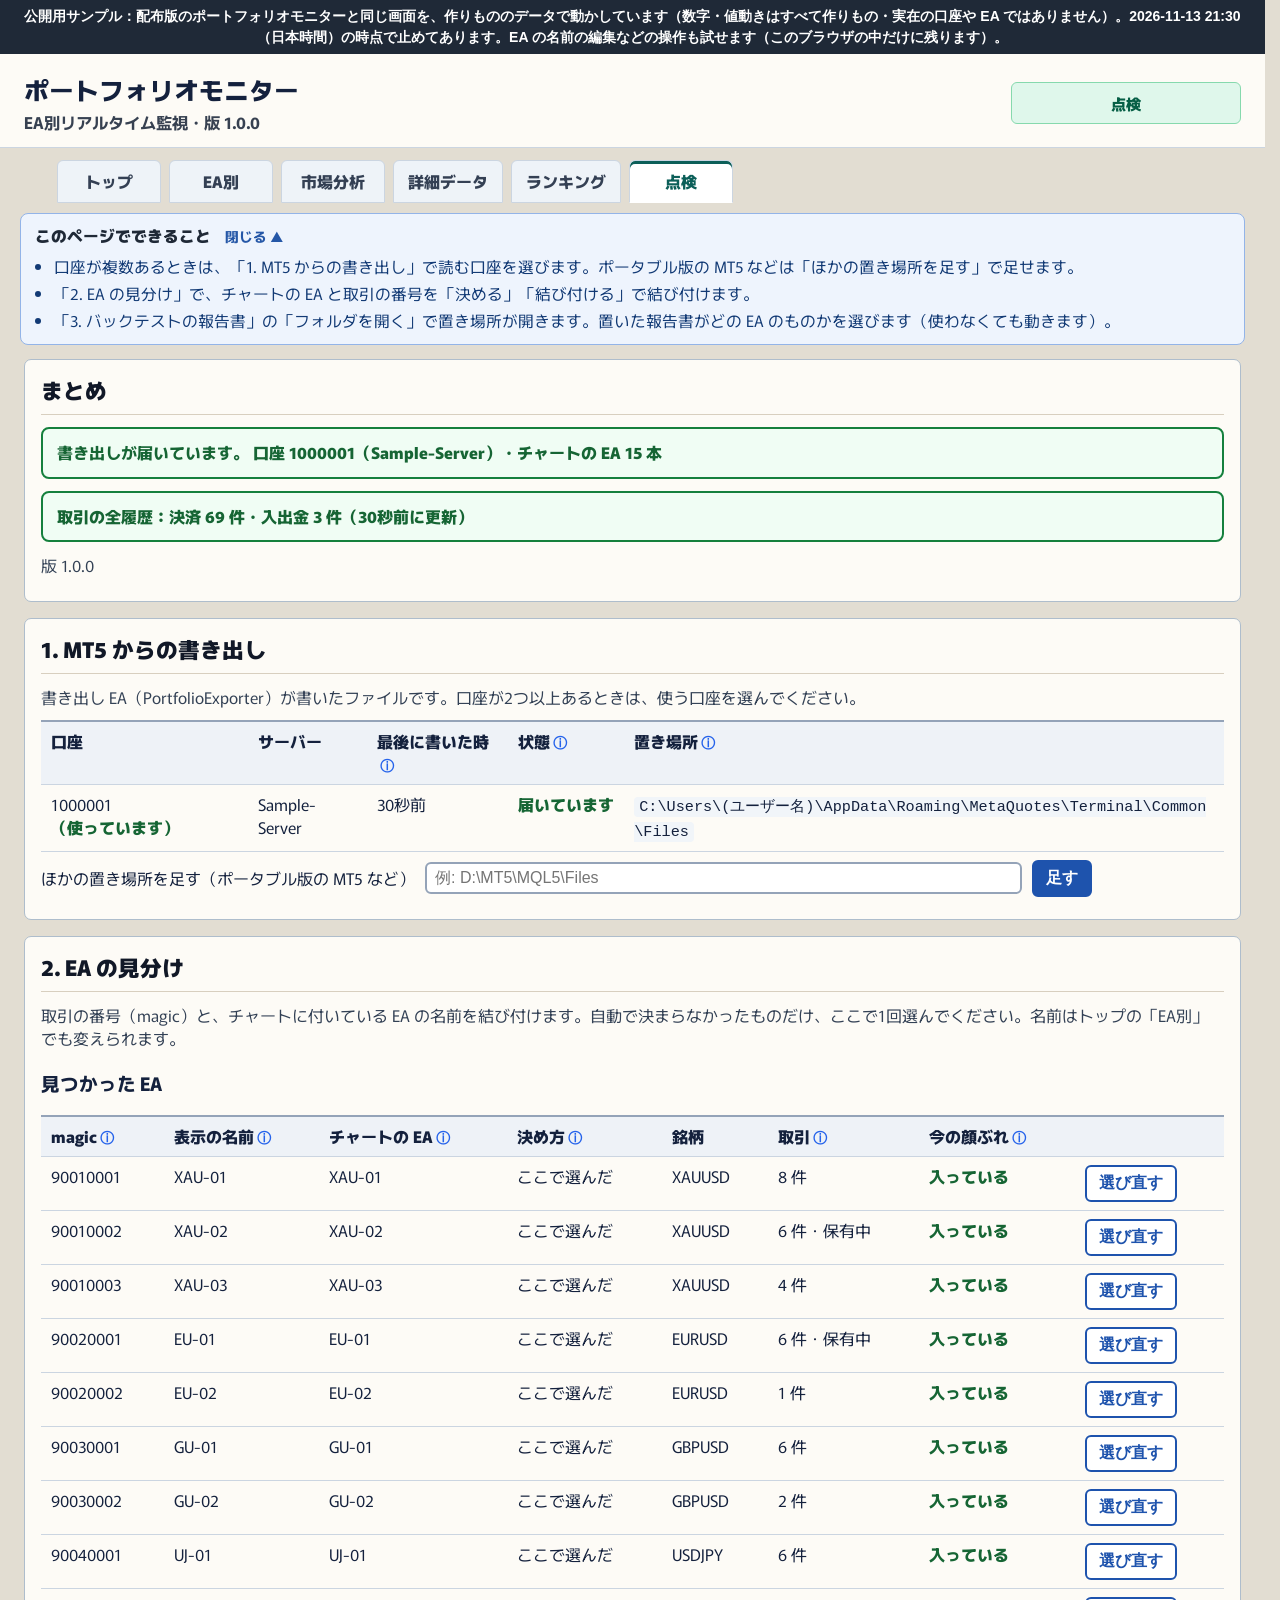
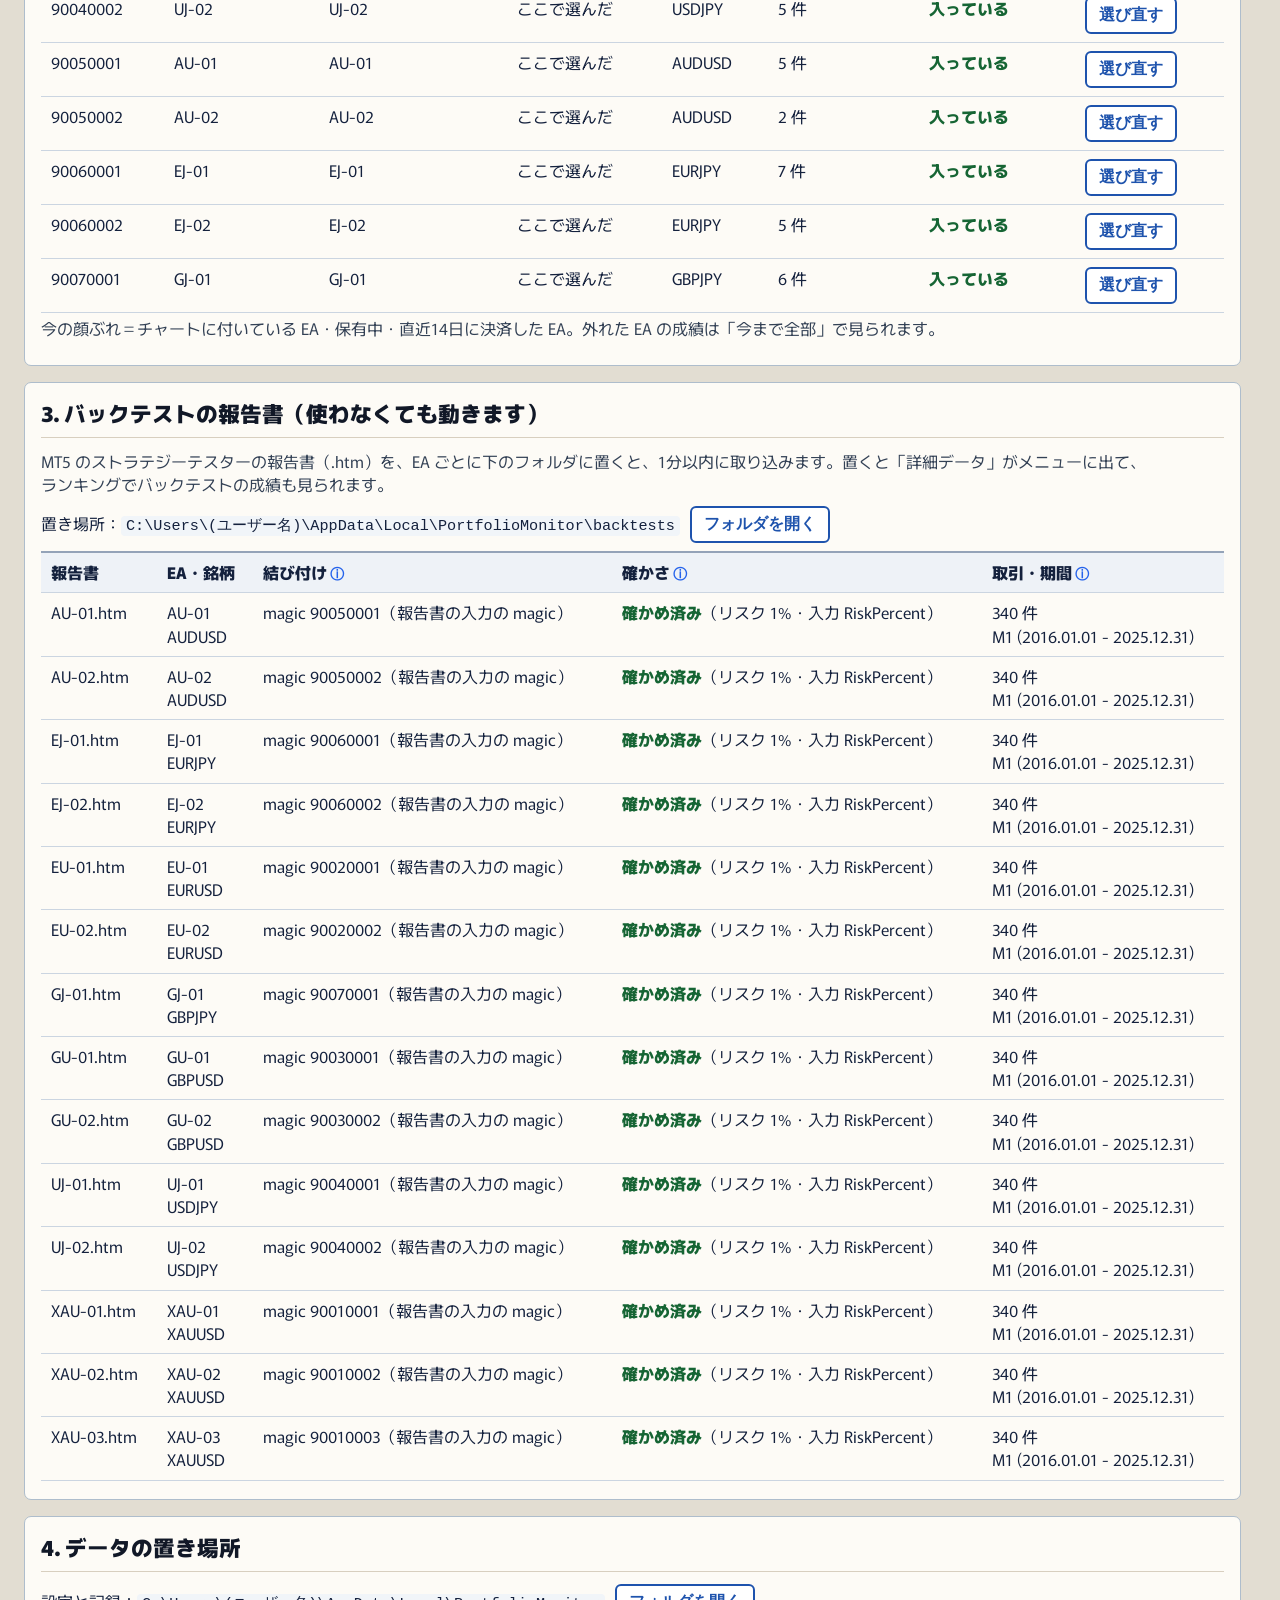
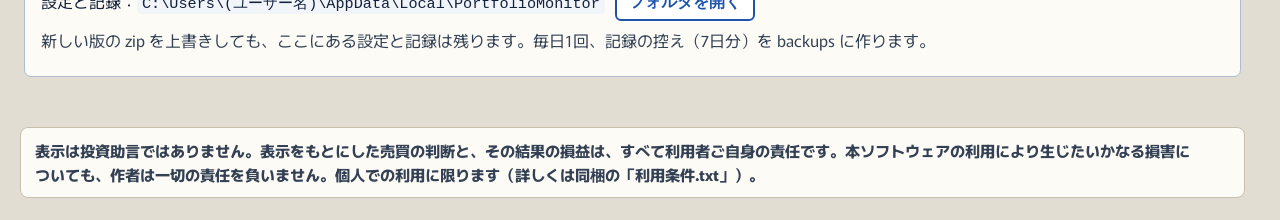
<file: monitor-sample/check.html>
<!DOCTYPE html>
<html lang="ja">
<head>
<script>
/* 公開用サンプル：配布版のポートフォリオモニターを、作りもののデータで動かしています（数字・値動きはすべて作りもの）。 */
(function(){
  var FROZEN=1794573000000, _D=Date;
  function FD(){ var a=[].slice.call(arguments); if(!(this instanceof FD)) return new _D(FROZEN).toString();
    return a.length? new (Function.prototype.bind.apply(_D,[null].concat(a)))() : new _D(FROZEN); }
  FD.prototype=_D.prototype; FD.now=function(){return FROZEN}; FD.UTC=_D.UTC; FD.parse=_D.parse;
  window.Date=FD;
  var PAGES={"/": "index.html", "/analysis": "analysis.html", "/backtest": "backtest.html", "/ranking": "ranking.html", "/check": "check.html"};
  var here=location.href.replace(/[^\/]*([?#].*)?$/,"");
  var SIM=(function(){
    var SK="pm_dist_sample_ops_v1";
    function load(){var s={};try{s=JSON.parse(localStorage.getItem(SK)||"{}")||{}}catch(e){}
      ["names","deleted","resets"].forEach(function(k){if(!s[k]||typeof s[k]!=="object")s[k]={}});return s;}
    function save(s){try{localStorage.setItem(SK,JSON.stringify(s))}catch(e){}}
    function J(o,st){return Promise.resolve(new Response(JSON.stringify(o),{status:st||200,headers:{"Content-Type":"application/json"}}));}
    function nowIso(){return new _D(FROZEN).toISOString();}
    function post(api,init){
      var b={};try{b=JSON.parse((init&&init.body)||"{}")||{}}catch(e){}
      var s=load(), mg=String(b.magic==null?"":b.magic).trim();
      if(api==="ea-name"){ if(!mg) return J({ok:false,error:"magic is required"},400);
        var nm=String(b.name||"").trim(); if(nm.length>40) return J({ok:false,error:"name is too long"},400);
        s.names[mg]=nm; save(s); return J({ok:true,magic:mg,name:nm}); }
      if(api==="ea-reset"){ if(!mg) return J({ok:false,error:"account_login and magic are required"},400);
        if(b.action==="clear"){ delete s.resets[mg]; delete s.deleted[mg]; save(s); return J({ok:true,action:"clear"}); }
        s.resets[mg]={account_login:String(b.account_login||""),reset_at:nowIso()}; save(s);
        return J({ok:true,action:"reset",reset_at:s.resets[mg].reset_at,reset_after_ticket:null}); }
      if(api==="ea-delete"){ if(!mg) return J({ok:false,error:"account_login and magic are required"},400);
        s.deleted[mg]=1; s.resets[mg]={account_login:String(b.account_login||""),reset_at:nowIso()}; save(s);
        return J({ok:true,account_login:String(b.account_login||""),magic:mg}); }
      return J({ok:false,error:"公開用サンプルのため、この操作はできません（配布版では使えます）"});
    }
    function mOf(o){return o&&o.magic!=null?String(o.magic):null;}
    function dropDeleted(a,s){return Array.isArray(a)?a.filter(function(o){var m=mOf(o);return !(m&&s.deleted[m]);}):a;}
    function apply(api,d,s){
      if(api==="summary"&&d){
        var n=d.ea_names||(d.ea_names={});
        Object.keys(s.names).forEach(function(m){ if(s.names[m]) n[m]=s.names[m]; else delete n[m]; });
        d.ea_stats=dropDeleted(d.ea_stats,s);
        var rs=(d.ea_resets||[]).filter(function(r){return !s.resets[String(r.magic)];});
        Object.keys(s.resets).forEach(function(m){ var r=s.resets[m];
          rs.push({account_login:r.account_login,magic:m,reset_at:r.reset_at,reset_after_ticket:null}); });
        d.ea_resets=rs;
        (d.ea_stats||[]).forEach(function(e){ var r=s.resets[String(e.magic)]; if(!r) return;
          e.reset_at=r.reset_at; e.trades=0; e.wins=0; e.total_profit=0; });
      }
      if(api==="performance"&&d){ ["by_ea","by_account_ea"].forEach(function(k){ d[k]=dropDeleted(d[k],s); }); }
      if((api==="trades"||api==="ea-history")&&Array.isArray(d)) d=dropDeleted(d,s);
      return d;
    }
    function used(){var s=load();return Object.keys(s.names).length+Object.keys(s.deleted).length+Object.keys(s.resets).length;}
    function patch(api,r){
      if(!r.ok||!used()||["summary","performance","trades","ea-history"].indexOf(api)<0) return r;
      var s=load();
      return r.json().then(function(d){ return new Response(JSON.stringify(apply(api,d,s)),{status:200,headers:{"Content-Type":"application/json"}}); });
    }
    function reset(){try{localStorage.removeItem(SK)}catch(e){} location.reload();}
    return {post:post,patch:patch,used:used,reset:reset};
  })();
  var _fetch=window.fetch.bind(window);
  window.fetch=function(input,init){
    var url=(typeof input==="string")?input:(input&&input.url)||"";
    var m=String(url).match(/\/api\/([a-z0-9\-\/]+)/i);
    if(!m) return _fetch(input,init);
    var api=m[1].replace(/\//g,"_");
    var method=((init&&init.method)||(input&&input.method)||"GET").toUpperCase();
    if(method!=="GET") return SIM.post(api,init);
    return _fetch(here+"api/"+api+".json",{cache:"no-cache"}).then(function(r){return SIM.patch(api,r);});
  };
  document.addEventListener("click",function(e){
    var a=e.target&&e.target.closest&&e.target.closest("a[href]"); if(!a) return;
    var h=a.getAttribute("href"); if(!h||h.charAt(0)!=="/"||h.indexOf("//")===0) return;
    var p=h.split("#")[0].split("?")[0], hash=h.indexOf("#")>=0?h.slice(h.indexOf("#")):"";
    if(PAGES[p]){ e.preventDefault(); location.href=here+PAGES[p]+hash; }
  },true);
  document.addEventListener("DOMContentLoaded",function(){
    var b=document.createElement("div");
    b.textContent="公開用サンプル：配布版のポートフォリオモニターと同じ画面を、作りもののデータで動かしています（数字・値動きはすべて作りもの・実在の口座や EA ではありません）。2026-11-13 21:30（日本時間）の時点で止めてあります。EA の名前の編集などの操作も試せます（このブラウザの中だけに残ります）。";
    if(SIM.used()){var u=document.createElement("button");u.type="button";u.textContent="操作を元に戻す";
      u.style.cssText="margin-left:12px;font:700 13px/1.4 sans-serif;padding:2px 10px;border-radius:5px;border:1px solid #fff;background:#fff;color:#1f2937;cursor:pointer";
      u.onclick=SIM.reset;b.appendChild(u);}
    b.style.cssText="position:sticky;top:0;z-index:99999;background:#1f2937;color:#fff;font:600 14px/1.5 sans-serif;padding:6px 16px;text-align:center";
    document.body.insertBefore(b,document.body.firstChild);
  });
})();
</script>

<meta name="pm-token" content="sample">
<meta name="pm-version" content="1.0.0">

<meta charset="UTF-8">
<meta name="viewport" content="width=device-width, initial-scale=1">
<title>ポートフォリオモニター｜点検</title>
<link rel="stylesheet" href="static/style.css?v=1994b03290">
<link rel="stylesheet" href="static/ui2.css?v=ae1d5fb1fd">
<link rel="stylesheet" href="static/readable.css?v=3c001521b7">
<style>
a.tab-button{display:inline-flex;align-items:center;justify-content:center;text-decoration:none}
.ck p,.ck td,.ck th,.ck li,.ck label,.ck input,.ck select,.ck button{font-size:1rem;color:#14213d}
.ck h2{font-size:1.2rem}
.ck .lead{font-size:1rem;color:#334155;margin:4px 0 10px}
.ck table{width:100%;border-collapse:collapse;margin:6px 0 4px}
.ck th,.ck td{border-bottom:1px solid #cbd5e1;padding:8px 10px;text-align:left;vertical-align:top}
.ck th{background:#eef2f7;font-weight:800;border-top:2px solid #94a3b8}
.ck .ok{color:#166534;font-weight:800}
.ck .warn{color:#9a3412;font-weight:800}
.ck .bad{color:#b91c1c;font-weight:800}
.ck .msg{border:2px solid #94a3b8;border-radius:8px;padding:12px 14px;margin:0 0 12px;background:#fff}
.ck .msg.bad{border-color:#b91c1c;background:#fef2f2}
.ck .msg.warn{border-color:#c2410c;background:#fff7ed}
.ck .msg.ok{border-color:#15803d;background:#f0fdf4}
.ck button{padding:6px 12px;border:2px solid #1e53ad;border-radius:6px;background:#1e53ad;color:#fff;font-weight:800;cursor:pointer}
.ck button.sub{background:#fff;color:#1e53ad}
.ck select,.ck input[type=text],.ck input[type=number]{padding:5px 8px;border:2px solid #94a3b8;border-radius:6px;background:#fff}
.ck code{font-size:.95rem;background:#f1f5f9;padding:1px 5px;border-radius:4px;word-break:break-all}
.ck ul{margin:4px 0 0 1.2em;padding:0}
.ck .row{display:flex;gap:10px;flex-wrap:wrap;align-items:center;margin:8px 0}
.ck .reasons{margin:4px 0 0 1.2em;color:#9a3412}

@media (max-width:640px){.ck table{display:block;overflow-x:auto;-webkit-overflow-scrolling:touch}.ck input[type=text]{width:100%;max-width:100%;box-sizing:border-box}}
</style>
</head>
<body class="u2">
<header class="page-header">
  <div>
    <h1>ポートフォリオモニター</h1>
    <div class="subtitle">EA別リアルタイム監視・版 1.0.0</div>
  </div>
  <div id="status" class="status-pill status-live">点検</div>
</header>
<nav class="tab-bar" aria-label="表示切替">
  <a class="tab-button" href="index.html#top">トップ</a>
  <a class="tab-button" href="index.html#ea">EA別</a>
  <a class="tab-button" href="analysis.html">市場分析</a>
  <a class="tab-button" href="backtest.html">詳細データ</a>
  <a class="tab-button" href="ranking.html">ランキング</a>
  <a class="tab-button active" href="check.html" aria-current="page">点検</a>
</nav>
<details class="hx-bar" open><summary>このページでできること</summary><ul><li>口座が複数あるときは、「1. MT5 からの書き出し」で読む口座を選びます。ポータブル版の MT5 などは「ほかの置き場所を足す」で足せます。</li><li>「2. EA の見分け」で、チャートの EA と取引の番号を「決める」「結び付ける」で結び付けます。</li><li>「3. バックテストの報告書」の「フォルダを開く」で置き場所が開きます。置いた報告書がどの EA のものかを選びます（使わなくても動きます）。</li></ul></details>
<main class="u-wrap ck">
<div class="u-grid">
  <section class="u-card s12" aria-label="まとめ">
    <div class="u-h"><h2>まとめ</h2></div>
    <div id="ck-summary"><p class="lead">読み込み中…</p></div>
  </section>

  <section class="u-card s12" aria-label="書き出し">
    <div class="u-h"><h2>1. MT5 からの書き出し</h2></div>
    <p class="lead">書き出し EA（PortfolioExporter）が書いたファイルです。口座が2つ以上あるときは、使う口座を選んでください。</p>
    <div id="ck-exports"></div>
    <div class="row">
      <label for="ck-folder">ほかの置き場所を足す（ポータブル版の MT5 など）</label>
      <input type="text" id="ck-folder" size="60" placeholder="例: D:\MT5\MQL5\Files">
      <button type="button" id="ck-folder-add">足す</button>
    </div>
    <div id="ck-extra"></div>
  </section>

  <section class="u-card s12" aria-label="EA の見分け">
    <div class="u-h"><h2>2. EA の見分け</h2></div>
    <p class="lead">取引の番号（magic）と、チャートに付いている EA の名前を結び付けます。自動で決まらなかったものだけ、ここで1回選んでください。名前はトップの「EA別」でも変えられます。</p>
    <div id="ck-unresolved"></div>
    <div id="ck-eas"></div>
    <div id="ck-waiting"></div>
  </section>

  <section class="u-card s12" aria-label="バックテストの報告書">
    <div class="u-h"><h2>3. バックテストの報告書（使わなくても動きます）</h2></div>
    <p class="lead">MT5 のストラテジーテスターの報告書（.htm）を、EA ごとに下のフォルダに置くと、1分以内に取り込みます。置くと「詳細データ」がメニューに出て、ランキングでバックテストの成績も見られます。</p>
    <div class="row"><span>置き場所：<code id="ck-btdir"></code></span><button type="button" class="sub" data-open="backtests">フォルダを開く</button></div>
    <div id="ck-bt"></div>
  </section>

  <section class="u-card s12" aria-label="データ">
    <div class="u-h"><h2>4. データの置き場所</h2></div>
    <div class="row"><span>設定と記録：<code id="ck-datadir"></code></span><button type="button" class="sub" data-open="data">フォルダを開く</button></div>
    <p class="lead">新しい版の zip を上書きしても、ここにある設定と記録は残ります。毎日1回、記録の控え（7日分）を backups に作ります。</p>
  </section>
</div>
</main>
<p class="pm-disclaimer">表示は投資助言ではありません。表示をもとにした売買の判断と、その結果の損益は、すべて利用者ご自身の責任です。本ソフトウェアの利用により生じたいかなる損害についても、作者は一切の責任を負いません。個人での利用に限ります（詳しくは同梱の「利用条件.txt」）。</p>
<style>.pm-disclaimer{margin:18px 20px 24px;padding:10px 14px;border:1.5px solid #c9bfad;border-radius:8px;background:#fdfbf6;color:#344054;font-size:.95rem;font-weight:700;line-height:1.6}</style>
<script>
(function () {
  "use strict";
  var TOKEN = (document.querySelector('meta[name="pm-token"]') || {}).content || "";
  function $(id) { return document.getElementById(id); }
  function esc(s) { return String(s == null ? "" : s).replace(/[&<>"']/g, function (c) { return {"&":"&amp;","<":"&lt;",">":"&gt;",'"':"&quot;","'":"&#39;"}[c]; }); }
  function post(url, body) {
    return fetch(url, {method: "POST", headers: {"Content-Type": "application/json", "X-PM-Token": TOKEN}, body: JSON.stringify(body)})
      .then(function (r) { return r.json().catch(function () { return {ok: r.ok}; }).then(function (j) { if (!r.ok) throw new Error(j.error || ("失敗しました（" + r.status + "）")); return j; }); });
  }
  function msg(cls, html) { return "<div class='msg " + cls + "'>" + html + "</div>"; }
  var HOW = {auto: "自動", chosen: "ここで選んだ", input: "報告書の入力の magic", name: "EA の名前"};

  function render(d) {
    var s = [];
    if (d.last_error) s.push(msg("bad", "<b>" + esc(d.last_error) + "</b>"));
    else if (d.account) s.push(msg("ok", "<b>書き出しが届いています。</b> 口座 " + esc(d.account.login) + "（" + esc(d.account.server) + "）・チャートの EA " + esc(d.account.charts) + " 本"));
    if (d.market && d.market.closed) s.push(msg("warn", "いまは為替市場の時間外です（" + esc(d.market.label) + "）。書き出しが止まって見えても異常ではありません。"));
    if (d.unresolved && d.unresolved.length) s.push(msg("warn", "<b>自動で決まらない EA が " + d.unresolved.length + " 本あります。</b> 下の「2. EA の見分け」で選んでください。"));
    if (d.account && !d.history) s.push(msg("warn", "取引の全履歴（portfolio_history）がまだ届いていません。届くまでは、モニターを入れた後の取引だけで数えます。"));
    if (d.history) s.push(msg("ok", "取引の全履歴：決済 " + esc(d.history.trades) + " 件・入出金 " + esc(d.history.cashflows) + " 件（" + esc(d.history.ago) + "に更新）"));
    if (d.unclassified) s.push(msg("warn", "MT5 の履歴に、意味を決められない口座の操作（調整・ボーナスなど）が " + esc(d.unclassified.count) + " 件・合計 " + esc(Math.round(d.unclassified.amount).toLocaleString("ja-JP")) + " あります。損益率では入出金として扱い、損益に数えていません。"));
    if (d.history_error) s.push(msg("bad", "取引の全履歴を読めません：" + esc(d.history_error)));
    s.push("<p class='lead'>版 " + esc(d.version) + "</p>");
    $("ck-summary").innerHTML = s.join("");

    var e = d.exports || [];
    if (!e.length) {
      $("ck-exports").innerHTML = msg("bad", "<b>書き出しのファイルが見つかりません。</b><ol><li>MT5 を起動して、どれか1枚のチャートに PortfolioExporter を置いてください（README の手順1）。</li><li>チャートの右上に PortfolioExporter の名前が出ているか確かめてください（出ていなければ、置き直してください）。</li><li>置いてから数秒で、ここに出ます。</li></ol>探した所：<ul>" + (d.search_dirs || []).map(function (x) { return "<li><code>" + esc(x) + "</code></li>"; }).join("") + "</ul>");
    } else {
      var many = new Set(e.map(function (x) { return x.login + "@" + (x.server || ""); })).size > 1;
      var h = "<table><thead><tr>" + (many ? "<th>使う</th>" : "") + "<th>口座</th><th>サーバー</th><th>最後に書いた時</th><th>状態</th><th>置き場所</th></tr></thead><tbody>";
      e.forEach(function (x) {
        var stt = x.error ? "<span class='bad'>" + esc(x.error) + "</span>" : x.fresh ? "<span class='ok'>届いています</span>" : "<span class='warn'>止まっています</span>";
        if (x.exporter_version && x.exporter_version.indexOf("pm_dist") !== 0) stt += "<br><span class='warn'>古い版の書き出し EA です（同梱の版に置き換えると全履歴も届きます）</span>";
        h += "<tr>" + (many ? "<td><input type='radio' name='acct' value='" + esc(x.login + "@" + (x.server || "")) + "'" + (x.chosen ? " checked" : "") + "></td>" : "") +
          "<td>" + esc(x.login) + (x.chosen ? " <span class='ok'>（使っています）</span>" : "") + "</td><td>" + esc(x.server || "—") + "</td><td>" + esc(x.ago) + "</td><td>" + stt + "</td><td><code>" + esc(x.folder) + "</code></td></tr>";
      });
      h += "</tbody></table>";
      if (many) h += "<div class='row'><button type='button' id='ck-acct-save'>この口座を使う</button>" + (d.selected_account ? "<button type='button' class='sub' id='ck-acct-auto'>選んだのをやめる</button>" : "") + "</div>";
      $("ck-exports").innerHTML = h;
      var sv = $("ck-acct-save");
      if (sv) sv.onclick = function () { var r = document.querySelector("input[name=acct]:checked"); if (!r) return alert("口座を選んでください"); post("/api/check/select-account", {account: r.value}).then(load, fail); };
      var au = $("ck-acct-auto");
      if (au) au.onclick = function () { post("/api/check/select-account", {account: ""}).then(load, fail); };
    }
    $("ck-extra").innerHTML = (d.extra_dirs || []).length ? "<ul>" + d.extra_dirs.map(function (x) { return "<li><code>" + esc(x) + "</code> <button type='button' class='sub' data-rm='" + esc(x) + "'>外す</button></li>"; }).join("") + "</ul>" : "";

    var u = d.unresolved || [];
    $("ck-unresolved").innerHTML = u.length ? "<h3>選んでください</h3><table><thead><tr><th>magic</th><th>銘柄</th><th>取引</th><th>どのチャートの EA か</th><th></th></tr></thead><tbody>" +
      u.map(function (x) {
        return "<tr><td>" + esc(x.magic) + "</td><td>" + esc(x.symbols.join(", ")) + "</td><td>" + esc(x.trades) + " 件" + (x.open ? "・保有中" : "") + "</td><td><select data-link='" + esc(x.magic) + "'><option value=''>（選ぶ）</option>" +
          x.candidates.map(function (c) { return "<option>" + esc(c) + "</option>"; }).join("") + "</select></td><td><button type='button' data-save-link='" + esc(x.magic) + "'>決める</button></td></tr>";
      }).join("") + "</tbody></table>" : "";
    var eas = d.eas || [];
    $("ck-eas").innerHTML = eas.length ? "<h3>見つかった EA</h3><table><thead><tr><th>magic</th><th>表示の名前</th><th>チャートの EA</th><th>決め方</th><th>銘柄</th><th>取引</th><th>今の顔ぶれ</th><th></th></tr></thead><tbody>" +
      eas.map(function (x) {
        return "<tr><td>" + esc(x.magic) + "</td><td>" + esc(x.name) + "</td><td>" + esc(x.chart_name || "—") + "</td><td>" + esc(HOW[x.how] || "—") + "</td><td>" + esc(x.symbols.join(", ")) + "</td><td>" + esc(x.trades) + " 件" + (x.open ? "・保有中" : "") +
          "</td><td>" + (x.in_lineup ? "<span class='ok'>入っている</span>" : "外れている") + "</td><td>" + (x.how === "chosen" ? "<button type='button' class='sub' data-unlink='" + esc(x.magic) + "'>選び直す</button>" : "") + "</td></tr>";
      }).join("") + "</tbody></table><p class='lead'>今の顔ぶれ＝チャートに付いている EA・保有中・直近14日に決済した EA。外れた EA の成績は「今まで全部」で見られます。</p>" :
      "<p class='lead'>まだ EA の取引がありません。</p>";
    var w = d.waiting || [];
    $("ck-waiting").innerHTML = w.length ? "<h3>まだ結び付いていない EA（チャートにあるが、最近の取引が無い）</h3><table><thead><tr><th>チャートの EA</th><th>銘柄</th><th>前の取引と結び付ける（任意）</th><th></th></tr></thead><tbody>" +
      w.map(function (x, i) {
        var c = x.candidates || [];
        return "<tr><td>" + esc(x.expert) + "</td><td>" + esc(x.symbol) + "</td><td>" + (c.length ? "<select data-wait='" + i + "'><option value=''>（結び付けない）</option>" +
          c.map(function (m) { return "<option value='" + esc(m.magic) + "'>magic " + esc(m.magic) + "（" + esc(m.trades) + " 件・最後 " + esc((m.last || "").slice(0, 10)) + "）</option>"; }).join("") + "</select>" : "—") +
          "</td><td>" + (c.length ? "<button type='button' data-save-wait='" + i + "' data-expert='" + esc(x.expert) + "'>決める</button>" : "") + "</td></tr>";
      }).join("") + "</tbody></table><p class='lead'>次に取引が出たら自動で結び付けます（同じ銘柄に2つ以上あるときは、上の表で選んでもらいます）。前の取引がこの EA のものなら、ここで選ぶと過去の成績もこの名前で出ます。</p>" : "";

    $("ck-btdir").textContent = d.backtest_dir;
    $("ck-datadir").textContent = d.data_dir;
    var bt = (d.backtests && d.backtests.rows) || [];
    function pairOf(sym) { return String(sym || "").toUpperCase().replace(/[^A-Z]/g, "").slice(0, 6); }
    function magicOptions(sym) {
      var same = eas.filter(function (x) { return x.symbols.some(function (s) { return pairOf(s) === pairOf(sym); }); });
      return (same.length ? same : eas).map(function (x) { return "<option value='" + esc(x.magic) + "'>" + esc(x.magic) + "（" + esc(x.name) + "・" + esc(x.symbols.join(", ")) + "）</option>"; }).join("");
    }
    $("ck-bt").innerHTML = bt.length ? "<table><thead><tr><th>報告書</th><th>EA・銘柄</th><th>結び付け</th><th>確かさ</th><th>取引・期間</th></tr></thead><tbody>" +
      bt.map(function (x) {
        if (x.error) return "<tr><td>" + esc(x.file) + "</td><td colspan=4><span class='bad'>読めません：" + esc(x.error) + "</span></td></tr>";
        var link = x.magic ? "magic " + esc(x.magic) + "（" + esc(HOW[x.how] || "") + "）" + (x.how === "chosen" ? " <button type='button' class='sub' data-btunlink='" + esc(x.sha256) + "'>外す</button>" : "") :
          "<span class='warn'>" + esc(x.note || "未") + "</span><br><select data-bt='" + esc(x.sha256) + "'><option value=''>（どの EA か選ぶ）</option>" + magicOptions(x.symbol) + "</select> <button type='button' data-save-bt='" + esc(x.sha256) + "'>結び付ける</button>";
        var tier = x.verified ? "<span class='ok'>確かめ済み</span>（リスク " + esc(x.risk) + "%・入力 " + esc(x.risk_key) + "）" :
          "<span class='warn'>参考</span>：金額の成績だけ（R なし・実運用と見比べない）" + (x.reasons.length ? "<ul class='reasons'>" + x.reasons.map(function (r) { return "<li>" + esc(r) + "</li>"; }).join("") + "</ul>" : "") +
          (x.magic ? "<div class='row'>参考の計算に使うリスク%：<input type='number' step='0.1' min='0.1' max='20' data-risk='" + esc(x.magic) + "' style='width:6em'> <button type='button' class='sub' data-save-risk='" + esc(x.magic) + "'>入れる</button></div>" : "");
        return "<tr><td>" + esc(x.file) + "</td><td>" + esc(x.expert) + "<br>" + esc(x.symbol) + "</td><td>" + link + "</td><td>" + tier + "</td><td>" + esc(x.trades) + " 件<br>" + esc(x.period || "") + "</td></tr>";
      }).join("") + "</tbody></table>" : "<p class='lead'>報告書はまだありません。</p>";
  }
  function fail(e) { alert(e.message || e); }
  function load() { fetch("/api/check?_=" + Date.now(), {cache: "no-store"}).then(function (r) { return r.json(); }).then(render).catch(function () { $("ck-summary").innerHTML = msg("bad", "モニターから返事がありません。"); }); }
  document.addEventListener("click", function (ev) {
    var t = ev.target, v;
    if ((v = t.getAttribute("data-save-link"))) { var sel = document.querySelector("select[data-link='" + v + "']"); if (!sel.value) return alert("EA を選んでください"); post("/api/check/link-ea", {magic: v, expert: sel.value}).then(load, fail); }
    else if ((v = t.getAttribute("data-unlink"))) post("/api/check/link-ea", {magic: v, expert: ""}).then(load, fail);
    else if ((v = t.getAttribute("data-save-wait"))) { var sw = document.querySelector("select[data-wait='" + v + "']"); if (!sw.value) return alert("magic を選んでください"); post("/api/check/link-ea", {magic: sw.value, expert: t.getAttribute("data-expert")}).then(load, fail); }
    else if ((v = t.getAttribute("data-save-bt"))) { var s2 = document.querySelector("select[data-bt='" + v + "']"); if (!s2.value) return alert("magic を選んでください"); post("/api/check/bt-link", {report: v, magic: s2.value}).then(function () { setTimeout(load, 800); }, fail); }
    else if ((v = t.getAttribute("data-btunlink"))) post("/api/check/bt-link", {report: v, magic: ""}).then(function () { setTimeout(load, 800); }, fail);
    else if ((v = t.getAttribute("data-save-risk"))) { var i = document.querySelector("input[data-risk='" + v + "']"); post("/api/check/bt-risk", {magic: v, risk: i.value}).then(load, fail); }
    else if ((v = t.getAttribute("data-open"))) post("/api/check/open-folder", {which: v}).catch(fail);
    else if ((v = t.getAttribute("data-rm"))) post("/api/check/folder", {path: v, action: "remove"}).then(load, fail);
    else if (t.id === "ck-folder-add") post("/api/check/folder", {path: $("ck-folder").value, action: "add"}).then(function () { $("ck-folder").value = ""; setTimeout(load, 500); }, fail);
  });
  load();
  setInterval(function () {
    var busy = document.querySelector("select:focus,input:focus") ||
      Array.prototype.some.call(document.querySelectorAll("select,input[type=number],#ck-folder"), function (x) { return x.value; });
    if (!busy) load();
  }, 10000);
})();
</script>
<style id="pm-hints-v1">
.hx-bar{margin:10px 20px 0;padding:9px 14px;border:1.5px solid #93b4e8;border-radius:8px;background:#eef4fd;color:#123a75;font-size:.98rem;line-height:1.6}
.hx-bar summary{cursor:pointer;font-weight:900;list-style:none}
.hx-bar summary::-webkit-details-marker{display:none}
.hx-bar summary::after{content:"　閉じる ▲";font-weight:700;font-size:.85rem;color:#2557a7}
.hx-bar:not([open]) summary::after{content:"　開く ▼"}
.hx-bar ul{margin:6px 0 2px;padding-left:1.2em}
.hx-bar li{margin:2px 0}
@media (max-width:640px){.hx-bar{margin:8px 10px 0;font-size:.92rem}}
[title*="クリックして名前を編集"]::after{content:" ✎";font-size:.85em;opacity:.8}
a.ea-link{text-decoration:underline;text-underline-offset:3px}
a.ea-link::after{content:" ↗";font-size:.8em;text-decoration:none;display:inline-block}
#t-all tbody tr td:first-child::before{content:"▸ ";color:#2563eb;font-weight:900}
#t-all tbody tr:hover td{background:rgba(37,99,235,.06)}
.hx-i{display:inline-block;margin-left:3px;color:#2563eb;cursor:pointer;font-weight:900;font-style:normal;font-size:.9em;line-height:1}
.hx-tip{position:absolute;z-index:9999;max-width:min(360px,90vw);padding:8px 11px;border-radius:7px;background:#1f2937;color:#fff;font-size:.9rem;font-weight:600;line-height:1.55;box-shadow:0 4px 14px rgba(0,0,0,.25)}
.hx-cap{margin:4px 0 0;font-size:.9rem;color:#475467;font-weight:700}
.mk-chart svg{touch-action:pan-y}
</style>
<script>
(function(){
  var KEY="pm_hints_closed:"+(location.pathname.replace(/\/+$/,"")||"/top");
  var bar=document.querySelector(".hx-bar");
  if(bar){ try{ if(localStorage.getItem(KEY)==="1") bar.removeAttribute("open"); }catch(e){}
    bar.addEventListener("toggle",function(){ try{ localStorage.setItem(KEY,bar.open?"0":"1"); }catch(e){} }); }
  var SKIP=["SECTION","BUTTON","A","TR","TD","INPUT","LABEL","P"];

  var GLOSS={"1時間足の値動きの相関":"通貨ペアどうしの1時間足の値動き（直近の終値の変化）が、どれだけ同じ向きに動くか。1 に近いほど同じ向き、−1 に近いほど逆向き。表の略は 金＝XAU/USD・EU＝EUR/USD・GU＝GBP/USD・UJ＝USD/JPY・AU＝AUD/USD・EJ＝EUR/JPY・GJ＝GBP/JPY。","残高":"決済した分までの口座のお金。含み損益は入りません。","有効額":"残高＋含み損益。今すべて決済したらこうなる、という額です。","含み損益":"今持っている建玉を今の値で決済したとしたときの損益（スワップ込み）。まだ確定していません。","含み損益率":"含み損益が残高の何%か。","証拠金":"建玉を持つために業者に預けている額。","可能額":"新しく建玉を持つのに使える額（有効額 − 証拠金）。","証拠金率":"有効額 ÷ 証拠金。低くなりすぎると業者に強制的に決済されます（ロスカット。水準は業者ごとに違います）。","建値":"建玉を建てたときの値段。","今の値":"今の値段（MT5 の書き出しの最新の値）。","現在値":"今の値段（MT5 の書き出しの最新の値）。","ロット":"取引の量。1ロットの大きさは業者と銘柄で決まります。","Lot":"取引の量。1ロットの大きさは業者と銘柄で決まります。","保有":"今持っている建玉の数。","スワップ":"建玉を日をまたいで持ったときに受け払いする金利の差。","S/L":"損切りの値段（ストップロス）。","T/P":"利確の値段（テイクプロフィット）。","種別":"注文の種類（指値・逆指値など）。","価格":"注文を出した値段。","期限":"予約注文の有効期限。","Magic":"EA が自分の取引に付ける番号（マジックナンバー）。EA ごとの成績はこの番号で分けます。0 は手動の取引です。","magic":"EA が自分の取引に付ける番号（マジックナンバー）。EA ごとの成績はこの番号で分けます。0 は手動の取引です。","Ticket":"MT5 が取引に付ける番号。","建玉ID":"MT5 が建玉に付ける番号。建てた取引と決済した取引はこの番号でつながります。","稼働EA":"今の顔ぶれの EA の本数（チャートに付いている・保有中・直近14日に決済した EA）。","計測":"その EA の成績を数え直す操作（ここから再集計・解除・EA削除）。「再集計・削除の操作を出す」に印を入れると出ます。","取引":"決済した取引の回数。","勝":"利益で終わった取引の回数。","負":"損失で終わった取引の回数。","勝率":"利益で終わった取引の割合。","損益":"決済した取引の損益の合計（手数料・スワップ込み）。含み損益は入りません。","決済損益":"決済した取引の損益の合計（手数料・スワップ込み）。","現在損益":"決済した損益に、今の含み損益を足した額。","総利益":"利益で終わった取引の利益の合計。","総損失":"損失で終わった取引の損失の合計。","PF（円）":"プロフィットファクター。利益の合計 ÷ 損失の合計。1 より大きければ全体で勝っています。","RF":"リカバリーファクター。損益の合計 ÷ 最大の落ち込み（DD額）。大きいほど、下げのわりに稼げています。","SR":"シャープレシオ。1回ごとの損益の平均 ÷ そのばらつき × √回数。大きいほど、ぶれのわりに安定して稼げています。","DD額":"最大ドローダウン。決済した損益を積み上げた線が、それまでの最高値から一番下がった額。","DD%":"DD額が今の残高の何%か。","期待利得":"1回の取引あたりの平均の損益（損益の合計 ÷ 回数）。","年利":"損益が今の残高の何%かを、最初から最後の決済までの日数で1年あたりに直した値（複利ではありません）。","寄与":"その EA（通貨ペア）の取引の損益率の合計。口座全体の損益率にどれだけ効いたか。","BT比":"同じ回数をバックテストで続けたときの広がりと比べた、実運用の位置。バックテストの報告書を置いた EA だけ出ます。","バックテストどおり度":"同じ回数のバックテストの中で、実運用が下から何%の位置か（50% が平均的・高いほど上振れ）。","推移":"損益の動きを表す小さなグラフ。","本数":"その通貨ペアの EA の本数。","取引回数":"いままでに決済した回数。","最大ドローダウンの小ささ":"最高値からの最大の下げ（決済ベース）が小さい順に並べます。","年あたり":"1年あたりの取引の回数。","期間":"報告書のテストの期間。","PF（金額）":"プロフィットファクター。利益の合計 ÷ 損失の合計。1 より大きければ全体で勝っています。","損益率（期間全体）":"テストの期間全体で、初期証拠金に対して何%増えたか。","年平均（複利）":"増えた分も次の取引に回したときの、1年あたりの増え方。","最大ドローダウン":"残高の最高値から一番下がった割合（決済ベース）。","リカバリーファクター":"利益の合計 ÷ 最大の落ち込み。大きいほど、下げのわりに稼げています。","シャープ（日次・年率）":"日々の損益の平均 ÷ そのばらつきを、1年あたりに直した値。大きいほど安定しています。","1回の期待値（残高比）":"1回の取引で、残高が平均で何%増えたか。","最悪の月":"一番成績の悪かった月の損益率。","最大の連敗":"続けて負けた一番多い回数。","最大の連勝":"続けて勝った一番多い回数。","水面下の最長":"残高が前の最高値を下回っていた一番長い日数。","利益の出た年":"利益で終わった年の数 ÷ 取引のあった年の数。","平均の保有":"建ててから決済するまでの平均の時間。","買い・売り":"買いと売りの回数。","1回の平均（R）":"1回の取引の平均を R で表した値。R は、1回の損切りで失う額（報告書のリスク%）を 1 とした単位です。","勝ちの平均（R）":"勝った取引の平均を R で表した値。","負けの平均（R）":"負けた取引の平均を R で表した値。","件数":"その年の取引の回数。","ヒストリー品質":"テストに使った値動きの細かさ（MT5 の報告書の値）。100% に近いほど実際の値動きに近いテストです。","レバレッジ":"テストで使ったレバレッジ。","指紋（SHA-256）":"報告書のファイルを見分けるための文字列。同じファイルなら同じ値になります。","入力（パラメータ）":"テストのときの EA の設定。","現在の市場環境":"日足と4時間足の流れがそろっていれば上昇／下降トレンド、両方とも流れが無ければレンジ、そろわなければ方向感なし。1時間足が逆向きなら「戻し」、流れが無ければ「一服」と添えます。","週足":"その時間足の流れ（終値と EMA50・EMA200 の並びと EMA50 の傾き。ADX が 25 以上なら「強い」）。","日足":"その時間足の流れ（終値と EMA50・EMA200 の並びと EMA50 の傾き。ADX が 25 以上なら「強い」）。","4時間足":"その時間足の流れ（終値と EMA50・EMA200 の並びと EMA50 の傾き。ADX が 25 以上なら「強い」）。","1時間足":"その時間足の流れ（終値と EMA50・EMA200 の並びと EMA50 の傾き。ADX が 25 以上なら「強い」）。","流れ":"終値と EMA50・EMA200 の並びと EMA50 の傾きで見た向き。ADX が 25 以上なら「強い」。","時間足":"ローソク足1本の長さ（週足・日足・4時間足・1時間足）。","値動き":"日足の値動きの大きさ（ATR14）が、過去1年の中で下から何%か。","今日/平均":"今日の値幅（高値 − 安値）が、ふだんの1日の値幅の何%か。","20日の位置":"直近20日の高値と安値の間のどこにいるか（0%＝安値・100%＝高値）。","RSI1時間足":"1時間足の RSI（14）。70 以上は買われすぎ、30 以下は売られすぎの目安。","RSI":"RSI（14）。70 以上は買われすぎ、30 以下は売られすぎの目安。","ADX":"ADX（14）。流れの強さ（向きは表しません）。25 以上で流れが強いとみます。","EMA50より":"今の値が EMA50（直近50本の指数平滑移動平均）より上か下か。","24時間":"この24時間の値の変化（%）。","5日":"この5日の値の変化（%）。","節目":"前日・前週の高値と安値など、値が止まりやすい値段。","距離":"今の値から節目までの距離（日足の ATR の何倍か。＋は上）。","実運用の合計R（件数）":"そのペアの EA の実運用の損益を R（1回の損切りで失う額を 1 とした単位）で数えた合計と、その件数。","最後に書いた時":"書き出し EA が最後にファイルを書いた時（何分前か）。","状態":"「届いています」は5分以内に書き出しがあるとき。それより古いと「止まっています」（週末など市場が閉まっている間は異常ではありません）。","置き場所":"書き出しのファイルがあるフォルダ。","表示の名前":"画面に出す EA の名前（トップの「EA別」で変えられます）。","チャートのEA":"MT5 のチャートに付いている EA の名前。","決め方":"magic と EA を結び付けた方法（自動・ここで選んだ・報告書の入力の magic・EA の名前）。","今の顔ぶれ":"チャートに付いている・保有中・直近14日に決済した EA。外れた EA の成績は「今まで全部」で見られます。","結び付け":"その報告書がどの EA（magic）のものか。","確かさ":"「確かめ済み」は報告書のリスク%と損切りの額が合っていて、R と実運用との見比べを出せるもの。「参考」は金額の成績だけを出すもの。","取引・期間":"報告書の取引の回数とテストの期間。"};
  function gloss(){
    Array.prototype.forEach.call(document.querySelectorAll("th,.k,dt,h2,h3"),function(el){
      if(el.hasAttribute("title")||el.closest("[title]")||el.closest(".hx-bar,.tab-bar")) return;
      var t=(el.textContent||"").replace(/[ⓘ]/g,"").replace(/\s+/g,"");
      if(GLOSS[t]) el.setAttribute("title",GLOSS[t]);
    });
  }
  function decorate(){
    gloss();
    Array.prototype.forEach.call(document.querySelectorAll("[title]"),function(el){
      if(el.dataset.hx) return; el.dataset.hx="1";
      var t=el.getAttribute("title")||"";
      if(t.length<8||SKIP.indexOf(el.tagName)>=0) return;
      if(el.classList.contains("ea-badge")||el.classList.contains("posbar")||el.closest(".hx-bar,.tab-bar,button,a")) return;
      if(!(el.textContent||"").trim()||/[🛈ⓘ]/.test(el.textContent||"")) return;
      var i=document.createElement("span"); i.className="hx-i"; i.textContent="ⓘ"; i.setAttribute("role","button");
      i.setAttribute("aria-label","説明を見る"); i.dataset.hx="1"; el.appendChild(i);
    });
  }
  var tip=null;
  function closeTip(){ if(tip){ tip.remove(); tip=null; } }
  document.addEventListener("click",function(ev){
    var t=ev.target, host=null;
    if(t.classList&&t.classList.contains("hx-i")) host=t.parentElement;
    else if(t.closest&&!t.closest("button,a,[data-ea-badge-magic],.ea-badge")){ var h=t.closest("[title]"); if(h&&/[🛈]/.test(h.textContent||"")) host=h; }
    if(!host){ closeTip(); return; }
    ev.preventDefault(); ev.stopPropagation(); closeTip();
    tip=document.createElement("div"); tip.className="hx-tip"; tip.textContent=host.getAttribute("title");
    document.body.appendChild(tip);
    var r=host.getBoundingClientRect(), x=r.left+window.scrollX, w=tip.offsetWidth;
    if(x+w>window.scrollX+document.documentElement.clientWidth-8) x=window.scrollX+document.documentElement.clientWidth-w-8;
    tip.style.left=Math.max(window.scrollX+8,x)+"px"; tip.style.top=(r.bottom+window.scrollY+6)+"px";
  },true);
  function touchMove(ev){
    var tg=ev.target.closest&&ev.target.closest(".mk-chart svg"); if(!tg||!ev.touches.length) return;
    var p=ev.touches[0];
    tg.dispatchEvent(new MouseEvent("mousemove",{clientX:p.clientX,clientY:p.clientY,bubbles:true}));
  }
  document.addEventListener("touchstart",touchMove,{passive:true});
  document.addEventListener("touchmove",touchMove,{passive:true});
  function caps(){
    [["c-area","チャートにマウスを当てる（スマホは指でなぞる）と、その足の値が出ます。"]].forEach(function(c){
      var el=document.getElementById(c[0]); if(!el||document.getElementById("hx-cap-"+c[0])) return;
      var p=document.createElement("p"); p.className="hx-cap"; p.id="hx-cap-"+c[0]; p.textContent=c[1];
      el.parentNode.insertBefore(p,el.nextSibling);
    });
  }
  var mo=new MutationObserver(function(){ run(); });
  function run(){ mo.disconnect(); try{ decorate(); caps(); } finally { mo.observe(document.body,{childList:true,subtree:true}); } }

  run();
})();
</script>
</body>
</html>
</file>
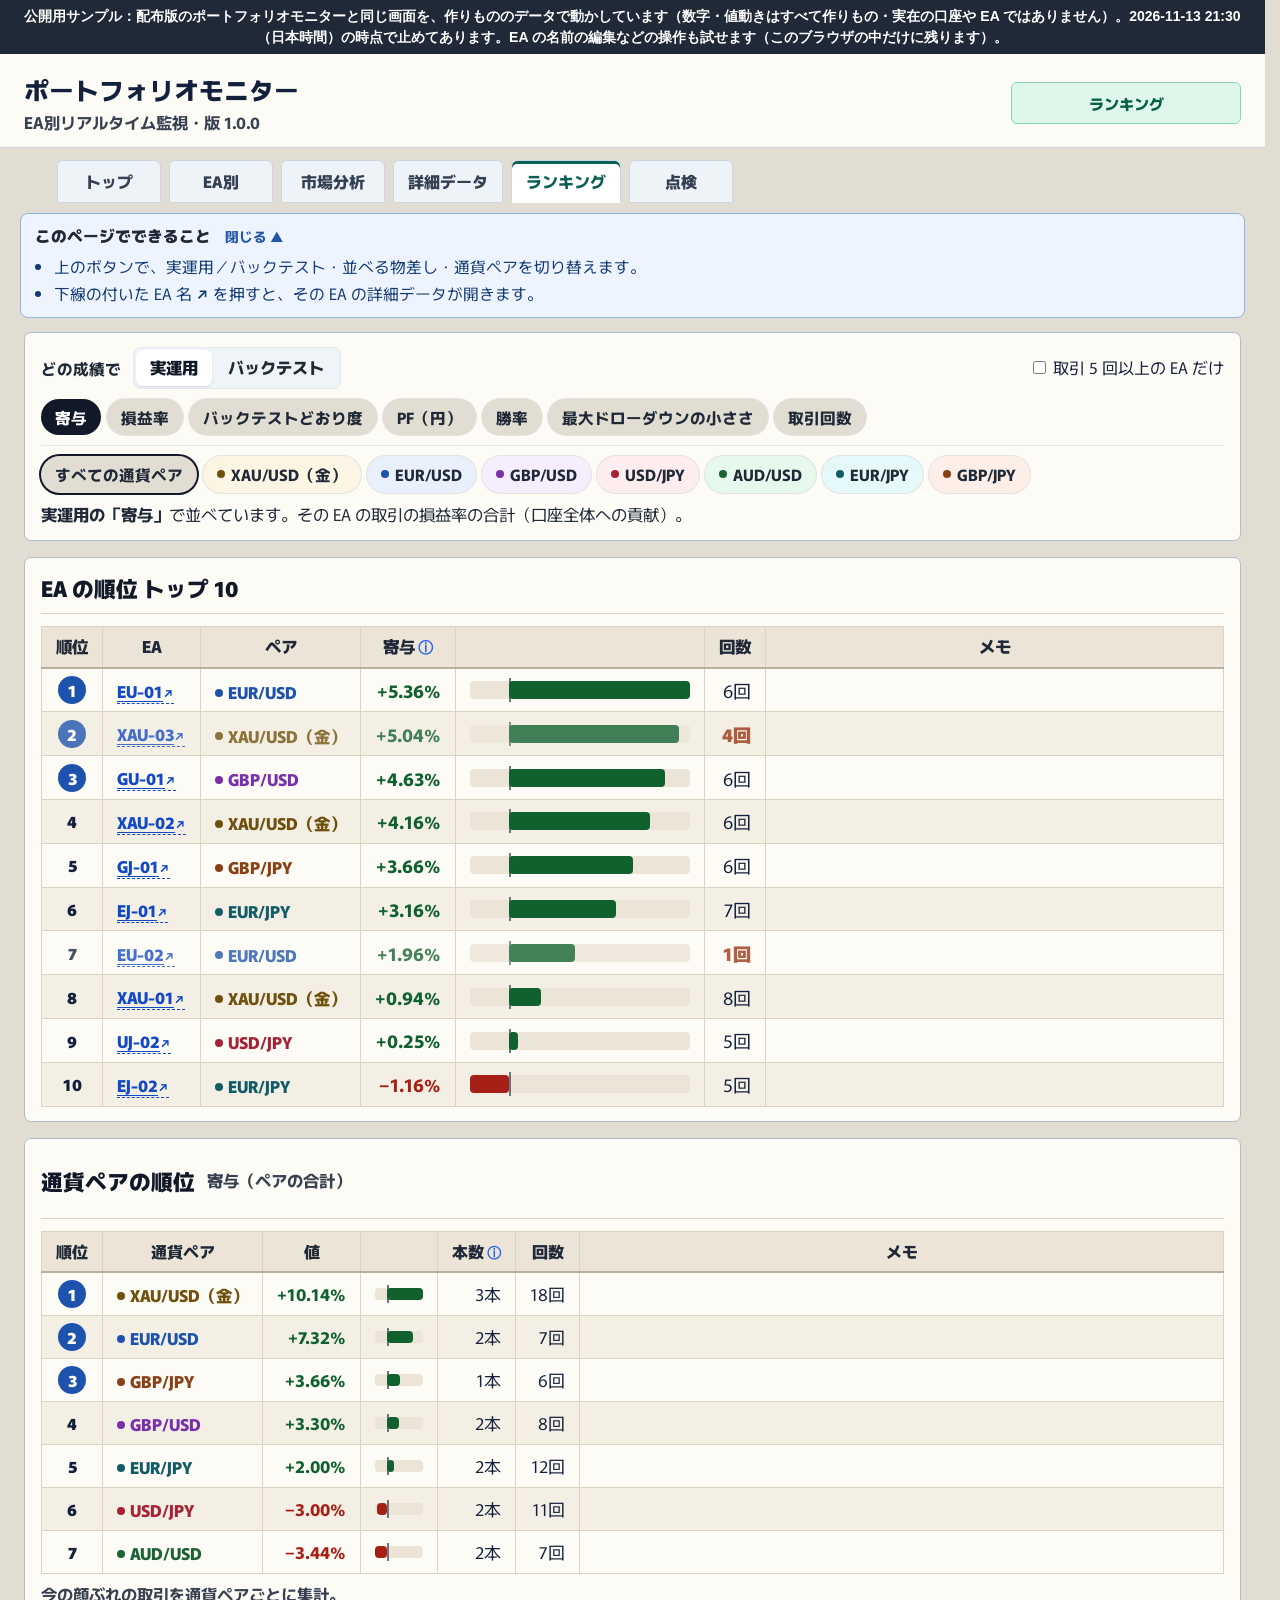
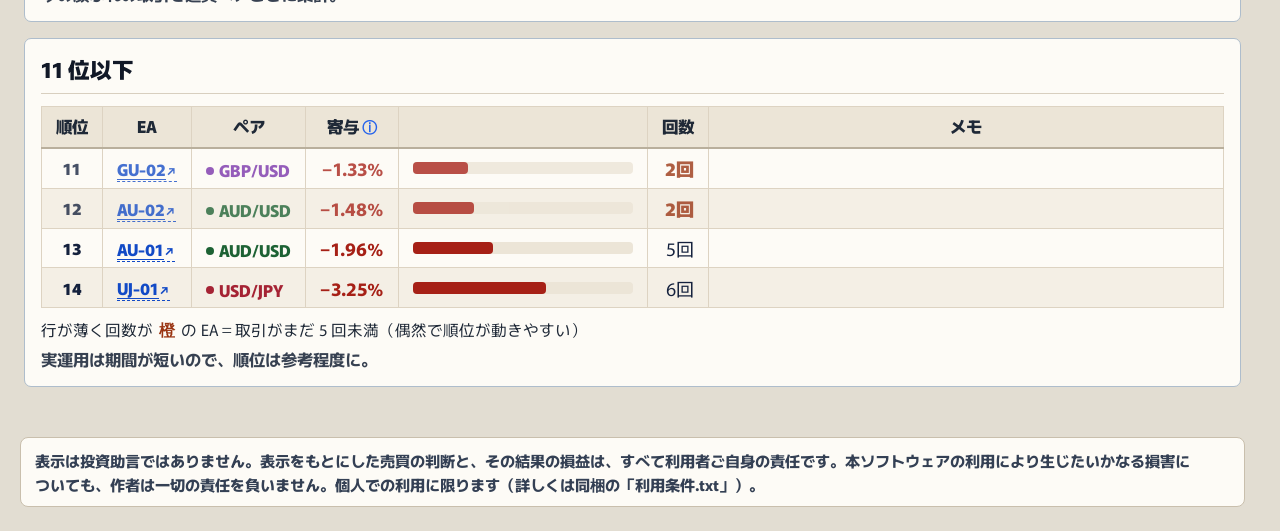
<file: monitor-sample/ranking.html>
<!DOCTYPE html>
<html lang="ja">
<head>
<script>
/* 公開用サンプル：配布版のポートフォリオモニターを、作りもののデータで動かしています（数字・値動きはすべて作りもの）。 */
(function(){
  var FROZEN=1794573000000, _D=Date;
  function FD(){ var a=[].slice.call(arguments); if(!(this instanceof FD)) return new _D(FROZEN).toString();
    return a.length? new (Function.prototype.bind.apply(_D,[null].concat(a)))() : new _D(FROZEN); }
  FD.prototype=_D.prototype; FD.now=function(){return FROZEN}; FD.UTC=_D.UTC; FD.parse=_D.parse;
  window.Date=FD;
  var PAGES={"/": "index.html", "/analysis": "analysis.html", "/backtest": "backtest.html", "/ranking": "ranking.html", "/check": "check.html"};
  var here=location.href.replace(/[^\/]*([?#].*)?$/,"");
  var SIM=(function(){
    var SK="pm_dist_sample_ops_v1";
    function load(){var s={};try{s=JSON.parse(localStorage.getItem(SK)||"{}")||{}}catch(e){}
      ["names","deleted","resets"].forEach(function(k){if(!s[k]||typeof s[k]!=="object")s[k]={}});return s;}
    function save(s){try{localStorage.setItem(SK,JSON.stringify(s))}catch(e){}}
    function J(o,st){return Promise.resolve(new Response(JSON.stringify(o),{status:st||200,headers:{"Content-Type":"application/json"}}));}
    function nowIso(){return new _D(FROZEN).toISOString();}
    function post(api,init){
      var b={};try{b=JSON.parse((init&&init.body)||"{}")||{}}catch(e){}
      var s=load(), mg=String(b.magic==null?"":b.magic).trim();
      if(api==="ea-name"){ if(!mg) return J({ok:false,error:"magic is required"},400);
        var nm=String(b.name||"").trim(); if(nm.length>40) return J({ok:false,error:"name is too long"},400);
        s.names[mg]=nm; save(s); return J({ok:true,magic:mg,name:nm}); }
      if(api==="ea-reset"){ if(!mg) return J({ok:false,error:"account_login and magic are required"},400);
        if(b.action==="clear"){ delete s.resets[mg]; delete s.deleted[mg]; save(s); return J({ok:true,action:"clear"}); }
        s.resets[mg]={account_login:String(b.account_login||""),reset_at:nowIso()}; save(s);
        return J({ok:true,action:"reset",reset_at:s.resets[mg].reset_at,reset_after_ticket:null}); }
      if(api==="ea-delete"){ if(!mg) return J({ok:false,error:"account_login and magic are required"},400);
        s.deleted[mg]=1; s.resets[mg]={account_login:String(b.account_login||""),reset_at:nowIso()}; save(s);
        return J({ok:true,account_login:String(b.account_login||""),magic:mg}); }
      return J({ok:false,error:"公開用サンプルのため、この操作はできません（配布版では使えます）"});
    }
    function mOf(o){return o&&o.magic!=null?String(o.magic):null;}
    function dropDeleted(a,s){return Array.isArray(a)?a.filter(function(o){var m=mOf(o);return !(m&&s.deleted[m]);}):a;}
    function apply(api,d,s){
      if(api==="summary"&&d){
        var n=d.ea_names||(d.ea_names={});
        Object.keys(s.names).forEach(function(m){ if(s.names[m]) n[m]=s.names[m]; else delete n[m]; });
        d.ea_stats=dropDeleted(d.ea_stats,s);
        var rs=(d.ea_resets||[]).filter(function(r){return !s.resets[String(r.magic)];});
        Object.keys(s.resets).forEach(function(m){ var r=s.resets[m];
          rs.push({account_login:r.account_login,magic:m,reset_at:r.reset_at,reset_after_ticket:null}); });
        d.ea_resets=rs;
        (d.ea_stats||[]).forEach(function(e){ var r=s.resets[String(e.magic)]; if(!r) return;
          e.reset_at=r.reset_at; e.trades=0; e.wins=0; e.total_profit=0; });
      }
      if(api==="performance"&&d){ ["by_ea","by_account_ea"].forEach(function(k){ d[k]=dropDeleted(d[k],s); }); }
      if((api==="trades"||api==="ea-history")&&Array.isArray(d)) d=dropDeleted(d,s);
      return d;
    }
    function used(){var s=load();return Object.keys(s.names).length+Object.keys(s.deleted).length+Object.keys(s.resets).length;}
    function patch(api,r){
      if(!r.ok||!used()||["summary","performance","trades","ea-history"].indexOf(api)<0) return r;
      var s=load();
      return r.json().then(function(d){ return new Response(JSON.stringify(apply(api,d,s)),{status:200,headers:{"Content-Type":"application/json"}}); });
    }
    function reset(){try{localStorage.removeItem(SK)}catch(e){} location.reload();}
    return {post:post,patch:patch,used:used,reset:reset};
  })();
  var _fetch=window.fetch.bind(window);
  window.fetch=function(input,init){
    var url=(typeof input==="string")?input:(input&&input.url)||"";
    var m=String(url).match(/\/api\/([a-z0-9\-\/]+)/i);
    if(!m) return _fetch(input,init);
    var api=m[1].replace(/\//g,"_");
    var method=((init&&init.method)||(input&&input.method)||"GET").toUpperCase();
    if(method!=="GET") return SIM.post(api,init);
    return _fetch(here+"api/"+api+".json",{cache:"no-cache"}).then(function(r){return SIM.patch(api,r);});
  };
  document.addEventListener("click",function(e){
    var a=e.target&&e.target.closest&&e.target.closest("a[href]"); if(!a) return;
    var h=a.getAttribute("href"); if(!h||h.charAt(0)!=="/"||h.indexOf("//")===0) return;
    var p=h.split("#")[0].split("?")[0], hash=h.indexOf("#")>=0?h.slice(h.indexOf("#")):"";
    if(PAGES[p]){ e.preventDefault(); location.href=here+PAGES[p]+hash; }
  },true);
  document.addEventListener("DOMContentLoaded",function(){
    var b=document.createElement("div");
    b.textContent="公開用サンプル：配布版のポートフォリオモニターと同じ画面を、作りもののデータで動かしています（数字・値動きはすべて作りもの・実在の口座や EA ではありません）。2026-11-13 21:30（日本時間）の時点で止めてあります。EA の名前の編集などの操作も試せます（このブラウザの中だけに残ります）。";
    if(SIM.used()){var u=document.createElement("button");u.type="button";u.textContent="操作を元に戻す";
      u.style.cssText="margin-left:12px;font:700 13px/1.4 sans-serif;padding:2px 10px;border-radius:5px;border:1px solid #fff;background:#fff;color:#1f2937;cursor:pointer";
      u.onclick=SIM.reset;b.appendChild(u);}
    b.style.cssText="position:sticky;top:0;z-index:99999;background:#1f2937;color:#fff;font:600 14px/1.5 sans-serif;padding:6px 16px;text-align:center";
    document.body.insertBefore(b,document.body.firstChild);
  });
})();
</script>

<meta name="pm-token" content="sample">
<meta name="pm-version" content="1.0.0">

<meta charset="UTF-8">
<meta name="viewport" content="width=device-width, initial-scale=1">
<title>ポートフォリオモニター｜ランキング</title>
<link rel="stylesheet" href="static/style.css?v=1994b03290">
<link rel="stylesheet" href="static/ui2.css?v=ae1d5fb1fd">
<style>a.tab-button{display:inline-flex;align-items:center;justify-content:center;text-decoration:none}

.rk-tbl td{vertical-align:middle}
.rk-tbl tr.dim td{opacity:.78}
.rk-tbl tr.sel td{background:rgba(37,99,235,.10)!important}
.rkno{display:inline-block;min-width:28px;height:28px;line-height:28px;border-radius:50%;text-align:center;font-weight:900;font-size:1rem;color:#14213d}
.rkno.top{background:#1e53ad;color:#fff}
.rkbar-c{width:30%}
.rkbar{position:relative;display:block;height:18px;min-width:70px;background:#ece5d7;border-radius:4px}
.rkbar.sm{height:12px}
.rkbar i{position:absolute;top:0;bottom:0;border-radius:4px}
.rkbar b.z{position:absolute;top:-3px;bottom:-3px;width:2px;background:#6b7280}
.rk-sm td{padding-top:5px!important;padding-bottom:5px!important}

.rk-tbl td.few-n{color:#9a3412!important;font-weight:900}
.few-n-key{display:inline-block;color:#9a3412;font-weight:900}

#rkp-list .rkbar{min-width:48px}

.rk-tbl .rkbar{min-width:220px}
#rkp-list .rkbar{min-width:48px!important}
</style>
<style>

.rk-desc{margin-top:8px}
.rk-ctrl{display:flex;flex-wrap:wrap;gap:10px 16px;align-items:center;justify-content:space-between}
.rk-ctrl .grp{display:flex;flex-wrap:wrap;gap:8px 12px;align-items:center}
.rk-ctrl .lbl{font-size:12.5px;color:var(--ink2);font-weight:700}
.rk-metrics{display:flex;flex-wrap:wrap;gap:6px;margin-top:10px}
.mchip,.pchip{appearance:none;border:0;font:inherit;font-size:12.5px;font-weight:700;padding:5px 11px;border-radius:999px;background:var(--page);color:var(--ink2);cursor:pointer;box-shadow:0 0 0 1px var(--ring)}
.mchip[aria-pressed="true"]{background:var(--ink);color:var(--surface);box-shadow:none}
.pchip{display:inline-flex;align-items:center;gap:6px;background:var(--cs,var(--page))}
.pchip i{width:8px;height:8px;border-radius:50%;background:var(--c,var(--muted))}
.pchip[aria-pressed="true"]{box-shadow:0 0 0 2px var(--ink)}
.mchip:focus-visible,.pchip:focus-visible{outline:2px solid var(--up);outline-offset:2px}
.rk-pairs{display:flex;flex-wrap:wrap;gap:6px;margin-top:10px;padding-top:10px;border-top:1px solid var(--grid)}
.rk-desc{font-size:13.5px;color:var(--ink2);margin:10px 0 0}
.rk-list{list-style:none;margin:0;padding:0}
.rk-sec{font-size:12.5px;font-weight:800;color:var(--chip-ink);letter-spacing:.04em;margin:0 0 2px}
.rk-sec2{margin-top:12px;padding-top:12px;border-top:2px solid var(--grid);color:var(--ink2)}
.rk-cols{list-style:none;margin:0;padding:0}

#rk-list .rk-main .rk{grid-template-columns:40px minmax(0,1fr) 92px;grid-template-areas:"no name sub" "no bar bar";row-gap:2px;padding:6px 2px}
#rk-list .rk-main .rk .no{grid-area:no}
#rk-list .rk-main .rk .nm{grid-area:name;display:flex;gap:8px;align-items:center;flex-wrap:wrap;min-width:0}
#rk-list .rk-main .rk .bar{grid-area:bar}
#rk-list .rk-main .rk .sub{grid-area:sub}
#rk-list .rk-main .rk .pt{display:none}
#rk-list .rk-main .pt-m{display:inline}
.rkc{display:grid;grid-template-columns:26px minmax(0,1fr) auto;grid-template-areas:"no nm val" "no pp bar";align-items:center;gap:2px 8px;padding:6px 2px;border-bottom:1px solid var(--grid)}
.rkc .no{grid-area:no;font-size:13.5px;font-weight:800;color:var(--ink2);text-align:center;font-variant-numeric:tabular-nums}
.rkc .nm{grid-area:nm;min-width:0;overflow:hidden;text-overflow:ellipsis;white-space:nowrap}
.rkc .ea-link{font-size:13.5px}
.rkc .val{grid-area:val;font-size:13.5px;font-weight:800;text-align:right;font-variant-numeric:tabular-nums;white-space:nowrap}
.rkc .pp{grid-area:pp;min-width:0}
.rkc .pp .ptag{font-size:11.5px;line-height:18px}
.rkc .mbar{grid-area:bar;width:64px;height:6px;border-radius:3px;background:var(--grid);overflow:hidden;justify-self:end}
.rkc .mbar span{display:block;height:100%;border-radius:3px}
.rkc.dim{}
@media (max-width:1060px){.rk-c1,.rk-c3{grid-column:span 12}}

details.rk-more{margin-top:10px;padding-top:10px;border-top:2px solid var(--grid)}
details.rk-more summary{font-size:13.5px}
details.rk-more .rk-list{margin-top:4px}

#rk-list .rk-main .rk .no{font-size:17px}
#rk-list .rk-main .rk.rk-top .no{width:34px;height:34px;line-height:34px;font-size:16px}
#rk-list .rk-main .ea-link{font-size:16px}
#rk-list .rk-main .ptag{font-size:13.5px;line-height:24px}
#rk-list .rk-main .bar{height:26px}
#rk-list .rk-main .bar span{top:4px;height:18px;border-radius:5px}
#rk-list .rk-main .bar em{line-height:26px;font-size:16px}
#rk-list .rk-main .rk .sub{font-size:13px}
#rk-list .rk-more .rk{padding:5px 4px}
#rk-list .rk-more .rk .no{font-size:13.5px}
#rk-list .rk-more .ea-link{font-size:13.5px}
#rk-list .rk-more .ptag{font-size:12px;line-height:19px}
#rk-list .rk-more .bar{height:20px}
#rk-list .rk-more .bar span{top:4px;height:12px}
#rk-list .rk-more .bar em{line-height:20px;font-size:12.5px}

#rkp-list .rk.rk-top{padding:10px 4px}
#rkp-list .rk.rk-top .no{width:34px;height:34px;line-height:34px;font-size:16px}
#rkp-list .rk.rk-top .ptag{font-size:14px;line-height:25px}
#rkp-list .rk.rk-top .bar{height:28px}
#rkp-list .rk.rk-top .bar span{top:4px;height:20px;border-radius:5px}
#rkp-list .rk.rk-top .bar em{line-height:28px;font-size:16px}
#rkp-list .rk.rk-top .sub{font-size:13px}
#rkp-list .rk:not(.rk-top){padding:5px 4px}
#rkp-list .rk:not(.rk-top) .no{font-size:13.5px}
#rkp-list .rk:not(.rk-top) .ptag{font-size:12px;line-height:19px}
#rkp-list .rk:not(.rk-top) .bar{height:18px}
#rkp-list .rk:not(.rk-top) .bar span{top:3px;height:12px}
#rkp-list .rk:not(.rk-top) .bar em{line-height:18px;font-size:12.5px}
.rk{display:grid;grid-template-columns:44px 150px 150px minmax(0,1fr) 120px;align-items:center;gap:10px;padding:7px 4px;border-bottom:1px solid var(--grid)}
.rk:last-child{border-bottom:0}
.rk .no{font-size:15px;font-weight:800;text-align:center;font-variant-numeric:tabular-nums;color:var(--ink2)}
.rk.rk-top .no{color:var(--surface);background:var(--chip-ink);border-radius:999px;width:28px;height:28px;line-height:28px;margin:0 auto;font-size:13.5px}
.rk .bar{position:relative;height:22px}
.rk .bar span{position:absolute;top:3px;height:16px;border-radius:4px}
.rk .bar em{position:absolute;top:0;line-height:22px;font-style:normal;font-weight:800;font-size:13px;font-variant-numeric:tabular-nums;white-space:nowrap}
.rk .bar .zero{position:absolute;top:0;bottom:0;width:1px;background:var(--axis)}
.rk .sub{font-size:12.5px;color:var(--ink2);text-align:right;line-height:1.35}
.rk.dim{}
.few{display:inline-block;font-size:11.5px;font-weight:800;line-height:19px;padding:0 8px;border-radius:6px;color:var(--ink);background:var(--grid);white-space:nowrap;vertical-align:1px}
.pt-m{display:none}
.rk-legend{font-size:12.5px;color:var(--ink2);display:inline-flex;align-items:center;gap:6px}

.rkp .rk{grid-template-columns:34px minmax(0,1fr) 84px;grid-template-areas:"no name sub" "no bar bar";row-gap:3px}
.rkp .rk .no{grid-area:no}.rkp .rk .nm{grid-area:name}.rkp .rk .bar{grid-area:bar}.rkp .rk .sub{grid-area:sub}
.rkp .rk.sel{background:var(--cs);border-radius:8px}
@media (max-width:860px){
  .rk{grid-template-columns:36px minmax(0,1fr) 110px;grid-template-areas:"no name sub" "no bar bar";row-gap:4px}
  .rk .no{grid-area:no}.rk .nm{grid-area:name;display:flex;gap:8px;align-items:center;flex-wrap:wrap}.rk .bar{grid-area:bar}.rk .sub{grid-area:sub}
  .rk .pt{display:none}
  .pt-m{display:inline}
}

.mchip,.pchip{font-size:15px;padding:7px 14px}
.rk-ctrl .lbl,.rk-desc{font-size:15px}
.rk .sub,.rk-legend,.few{font-size:14px}
.rk .bar em{font-size:15px}
#rk-list .rk-main .ea-link{font-size:18px}
#rk-list .rk-main .ptag{font-size:15px}
#rk-list .rk-main .bar em{font-size:17px}
#rk-list .rk-main .rk .sub{font-size:14.5px}
.rkc .no,.rkc .ea-link,.rkc .val{font-size:15.5px}
.rkc .pp .ptag{font-size:13.5px}
#rkp-list .rk.rk-top .ptag{font-size:16px}
#rkp-list .rk:not(.rk-top) .ptag,#rkp-list .rk:not(.rk-top) .bar em{font-size:14.5px}
</style>
<link rel="stylesheet" href="static/readable.css?v=3c001521b7">
<script src="static/tablealign.js?v=c13a453010" defer></script>
</head>
<body class="u2">
<header class="page-header">
  <div>
    <h1>ポートフォリオモニター</h1>
    <div class="subtitle">EA別リアルタイム監視・版 1.0.0</div>
  </div>
  <div id="status" class="status-pill status-live">ランキング</div>
</header>

<nav class="tab-bar" aria-label="表示切替">
  <a class="tab-button" href="index.html#top">トップ</a>
  <a class="tab-button" href="index.html#ea">EA別</a>
  <a class="tab-button" href="analysis.html">市場分析</a>
  <a class="tab-button" href="backtest.html">詳細データ</a>
  <a class="tab-button active" href="ranking.html" aria-current="page">ランキング</a>
  <a class="tab-button" href="check.html">点検</a>
</nav>
<details class="hx-bar" open><summary>このページでできること</summary><ul><li>上のボタンで、実運用／バックテスト・並べる物差し・通貨ペアを切り替えます。</li><li>下線の付いた EA 名 <b>↗</b> を押すと、その EA の詳細データが開きます。</li></ul></details>

<main class="u-wrap">
<p class="u-note" data-u2-error hidden></p>
<div class="u-grid">
  <section class="u-card s12" aria-label="ランキングの条件">
    <div class="rk-ctrl">
      <div class="grp">
        <span class="lbl">どの成績で</span>
        <div class="u-seg" role="group" aria-label="成績の種類">
          <button data-rsrc="live" aria-pressed="true">実運用</button>
          <button data-rsrc="bt" aria-pressed="false">バックテスト</button>
        </div>
      </div>
      <label class="u-lead" id="rk-min-wrap"><input type="checkbox" id="rk-min"> 取引 5 回以上の EA だけ</label>
    </div>
    <div class="rk-metrics" id="rk-metrics" role="group" aria-label="並べる指標"></div>
    <div class="rk-pairs" id="rk-pairs" role="group" aria-label="通貨ペアで絞る"></div>
    <p class="rk-desc" id="rk-desc"></p>
  </section>
  <section class="u-card s7 rk-c1" aria-label="EA の順位 トップ10">
    <div class="u-h"><h2>EA の順位 トップ 10</h2></div>
    <div id="rk-list"></div>
  </section>
  <section class="u-card s5 rk-c3" aria-label="通貨ペアの順位">
    <div class="u-h"><h2>通貨ペアの順位</h2><p class="u-lead" id="rkp-lead"></p></div>
    <div id="rkp-list"></div>
    <p class="u-note" style="margin:8px 0 0" id="rkp-note"></p>
  </section>
  <section class="u-card s12 rk-c2" aria-label="EA の順位 11位以下">
    <div class="u-h"><h2>11 位以下</h2></div>
    <div id="rk-rest"></div>
    <p class="rk-legend" id="rk-legend" style="margin:10px 0 0">行が薄く回数が<span class="few-n-key">橙</span>の EA＝取引がまだ 5 回未満（偶然で順位が動きやすい）</p>
    <p class="u-note" style="margin:6px 0 0" id="rk-note"></p>
  </section>
</div>

</main>
<p class="pm-disclaimer">表示は投資助言ではありません。表示をもとにした売買の判断と、その結果の損益は、すべて利用者ご自身の責任です。本ソフトウェアの利用により生じたいかなる損害についても、作者は一切の責任を負いません。個人での利用に限ります（詳しくは同梱の「利用条件.txt」）。</p>
<style>.pm-disclaimer{margin:18px 20px 24px;padding:10px 14px;border:1.5px solid #c9bfad;border-radius:8px;background:#fdfbf6;color:#344054;font-size:.95rem;font-weight:700;line-height:1.6}</style>
<script src="static/ui2.js?v=66d844444e"></script>
<script>
(function(){
"use strict";
var $=function(id){return document.getElementById(id)};
var each=function(sel,f){Array.prototype.forEach.call(document.querySelectorAll(sel),f);};
var H=UI2.h,pct=H.pct,cls=H.cls,esc=H.esc,ptag=H.ptag,pvars=H.pvars,pairRank=H.pairRank,PAIR_ORDER=H.PAIR_ORDER;
function fmtN(v,dg){return v===null||v===undefined?"—":(+v).toFixed(dg===undefined?2:dg);}
var D=null,E=[],started=false;

var RK={src:"live",metric:"contrib",pair:"all",min:false};
var RK_METRICS={
  live:[
    {k:"contrib",l:"寄与",d:"その EA の取引の損益率の合計（口座全体への貢献）",get:function(r){return r.n?r.contrib:null;},fmt:function(v){return pct(v);},signed:true},
    {k:"net",l:"損益率",d:"その EA の取引を複利で積んだ値",get:function(r){return r.live?r.live.net_pct:null;},fmt:function(v){return pct(v);},signed:true},
    {k:"cmp",l:"バックテストどおり度",d:"同じ回数のバックテストの中で、下から何 % の位置か（50% が平均的・高いほど上振れ）",get:function(r){return r.cmp&&r.cmp.verdict!=="few"&&r.cmp.verdict!=="over"?r.cmp.rank:null;},fmt:function(v){return "下から "+v+"%";},max:100},
    {k:"pf",l:"PF（円）",d:"利益の合計 ÷ 損失の合計（円）。負けなしは一番上",get:function(r){return !r.n?null:(r.pf===null?(r.win>=100?999:null):r.pf);},fmt:function(v){return v>=999?"負けなし":v.toFixed(2);}},
    {k:"win",l:"勝率",d:"利益で終わった取引の割合",get:function(r){return r.n?r.win:null;},fmt:function(v){return v.toFixed(1)+"%";},max:100},
    {k:"dd",l:"最大ドローダウンの小ささ",d:"最高値からの最大の下げ（決済ベース）。小さいほど上",get:function(r){return r.live?r.live.max_dd_pct:null;},fmt:function(v){return v.toFixed(2)+"%";},low:true,loss:true},
    {k:"n",l:"取引回数",d:"いままでに決済した回数",get:function(r){return r.n;},fmt:function(v){return v+"回";},nomin:true}],
  bt:[
    {k:"cagr",l:"年平均リターン",d:"バックテストで、複利で 1 年あたり",get:function(r){return r.bt?r.bt.stats.cagr_pct:null;},fmt:function(v){return pct(v,1);},signed:true},
    {k:"rf",l:"リカバリーファクター",d:"累計の利益 ÷ 最大ドローダウン。下げに対して効率よく稼ぐほど上",get:function(r){return r.bt?r.bt.stats.recovery_factor:null;},fmt:function(v){return v.toFixed(2);}},
    {k:"pf",l:"PF（円）",d:"利益の合計 ÷ 損失の合計（円）",get:function(r){return r.bt?r.bt.stats.pf:null;},fmt:function(v){return v.toFixed(2);}},
    {k:"dd",l:"最大ドローダウンの小ささ",d:"最高値からの最大の下げ。小さいほど上",get:function(r){return r.bt?r.bt.stats.max_dd_pct:null;},fmt:function(v){return v.toFixed(2)+"%";},low:true,loss:true},
    {k:"sharpe",l:"シャープレシオ",d:"日々のぶれに対するリターンの大きさ（日次）",get:function(r){return r.bt?r.bt.stats.sharpe_daily:null;},fmt:function(v){return v.toFixed(2);}},
    {k:"win",l:"勝率",d:"利益で終わった取引の割合",get:function(r){return r.bt?r.bt.stats.win_pct:null;},fmt:function(v){return v.toFixed(1)+"%";},max:100},
    {k:"yrs",l:"利益の出た年の割合",d:"利益で終わった年 ÷ 取引のあった年",get:function(r){var s=r.bt&&r.bt.stats;return s&&s.years_with_trades?100*s.profitable_years/s.years_with_trades:null;},fmt:function(v){return v.toFixed(0)+"%";},max:100},
    {k:"per_year",l:"年あたりの取引回数",d:"1 年に何回取引するか",get:function(r){return r.bt?r.bt.stats.per_year:null;},fmt:function(v){return v.toFixed(0)+"回";}}]};
function rkMetric(){var L=RK_METRICS[RK.src];for(var i=0;i<L.length;i++)if(L[i].k===RK.metric)return L[i];return L[0];}
function drawRankCtrls(){
  each("[data-rsrc]",function(b){b.setAttribute("aria-pressed",String(b.getAttribute("data-rsrc")===RK.src));});
  var L=RK_METRICS[RK.src];if(!L.some(function(m){return m.k===RK.metric;}))RK.metric=L[0].k;
  $("rk-metrics").innerHTML=L.map(function(m){return "<button class='mchip' data-rmetric='"+m.k+"' aria-pressed='"+(m.k===RK.metric)+"'>"+m.l+"</button>";}).join("");
  var pairs=PAIR_ORDER.filter(function(p){return E.some(function(r){return r.pair===p;});});
  $("rk-pairs").innerHTML="<button class='pchip' data-rpair='all' aria-pressed='"+(RK.pair==="all")+"'>すべての通貨ペア</button>"+
    pairs.map(function(p){return "<button class='pchip' style='"+pvars(p)+"' data-rpair='"+esc(p)+"' aria-pressed='"+(RK.pair===p)+"'><i></i>"+esc(p)+"</button>";}).join("");
  $("rk-min-wrap").hidden=RK.src!=="live";
  $("rk-legend").hidden=RK.src!=="live"||RK.min;
  each("[data-rmetric]",function(b){b.addEventListener("click",function(){RK.metric=b.getAttribute("data-rmetric");drawRank();});});
  each("[data-rpair]",function(b){b.addEventListener("click",function(){RK.pair=b.getAttribute("data-rpair");drawRank();});});
}

function pslug(p){return p.replace(/[^A-Z]/g,"");}
function rkHash(){return "#rank/"+RK.src+"/"+RK.metric+"/"+(RK.pair==="all"?"all":pslug(RK.pair))+"/"+(RK.min&&RK.src==="live"?"min5":"all");}
function rkParse(view){
  var parts=view.split("/").slice(1);if(!parts.length)return;
  var src=parts[0]==="bt"?"bt":"live";RK.src=src;
  if(parts[1]&&RK_METRICS[src].some(function(x){return x.k===parts[1];}))RK.metric=parts[1];else RK.metric=RK_METRICS[src][0].k;
  RK.pair="all";RK.min=false;
  parts.slice(2).forEach(function(q){if(q==="min5")RK.min=true;else PAIR_ORDER.forEach(function(p){if(pslug(p)===q)RK.pair=p;});});
  $("rk-min").checked=RK.min;
}
function drawRank(){
  drawRankCtrls();
  var m=rkMetric(),rows=[],skipped=0;
  E.forEach(function(r){
    if(RK.pair!=="all"&&r.pair!==RK.pair)return;
    var v=m.get(r);
    if(v===null||v===undefined){skipped++;return;}
    if(RK.src==="live"&&RK.min&&!m.nomin&&r.n<5){skipped++;return;}
    rows.push({r:r,v:v});});
  rows.sort(function(a,b){return (m.low?a.v-b.v:b.v-a.v)||a.r.id-b.r.id;});
  $("rk-desc").innerHTML="<b>"+(RK.src==="live"?"実運用":"バックテスト")+"の「"+m.l+"」</b>で並べています。"+m.d+"。";
  var vals=rows.map(function(x){return Math.min(x.v,m.k==="pf"&&x.v>=999?0:x.v);});

  var finite=rows.slice(0,10).map(function(x){return x.v>=999?null:x.v;}).filter(function(v){return v!==null;});
  var hi=m.max||Math.max.apply(null,finite.concat([0]).map(Math.abs))||1,lo=m.signed?Math.min(0,Math.min.apply(null,finite.concat([0]))):0;
  hi=m.signed?Math.max(0,Math.max.apply(null,finite.concat([0]))):hi;
  var span=(hi-lo)||1,zero=m.signed?(0-lo)/span*100:0;

  var head=function(){return "<thead><tr><th>順位</th><th>EA</th><th>ペア</th><th>"+esc(m.l)+"</th><th></th>"+(RK.src==="live"?"<th>回数</th>":"<th>回数</th><th>年数</th>")+"</tr></thead>";};
  var barHtml=function(v,scale){
    var w,left,col;
    if(v>=999){w=88;left=0;col="var(--up)";}
    else if(m.signed){var a=(Math.min(0,v)-lo)/span*100,b=(Math.max(0,v)-lo)/span*100;left=a;w=Math.max(.6,(b-a));col=v>=0?"var(--up)":"var(--down)";}
    else{left=0;w=Math.max(.6,Math.abs(v)/(scale||hi)*100);col=m.loss?"var(--down)":"var(--up)";}
    return "<span class='bx rkbar'>"+(m.signed?"<b class='z' style='left:"+zero+"%'></b>":"")+"<i style='left:"+left+"%;width:"+Math.min(100-left,w)+"%;background:"+col+"'></i></span>";};
  var rowHtml=function(x,i){
    var r=x.r,v=x.v,few=RK.src==="live"&&!m.nomin&&r.n<5;
    var sub=RK.src==="live"?"<td"+(few?" class='few-n'":"")+">"+r.n+"回</td>":(r.bt?"<td>"+r.bt.stats.trades+"回</td><td>"+fmtN(r.bt.stats.years,0)+"年</td>":"<td>—</td><td>—</td>");
    return "<tr class='"+(i<3?"rk-top":"")+(few?" dim":"")+"'><td><span class='rkno"+(i<3?" top":"")+"'>"+(i+1)+"</span></td>"+
      "<td>"+rkName(r)+"</td>"+
      "<td>"+ptag(r.pair)+"</td><td><b class='"+(m.signed?cls(v):"")+"'>"+m.fmt(v)+"</b></td><td class='rkbar-c'>"+barHtml(v)+"</td>"+sub+"</tr>";};
  var top10=rows.slice(0,10),rest=rows.slice(10);
  var absMax=Math.max.apply(null,rows.map(function(x){return x.v>=999?0:Math.abs(x.v);}).concat([1e-9]));
  var cellHtml=function(x,i){
    var r=x.r,v=x.v,few=RK.src==="live"&&!m.nomin&&r.n<5;
    var w=v>=999?100:Math.max(2,Math.abs(v)/(m.max||absMax)*100),col=v>=999?"var(--up)":m.signed?(v>=0?"var(--up)":"var(--down)"):(m.loss?"var(--down)":"var(--up)");
    var sub=RK.src==="live"?"<td"+(few?" class='few-n'":"")+">"+r.n+"回</td>":(r.bt?"<td>"+r.bt.stats.trades+"回</td><td>"+fmtN(r.bt.stats.years,0)+"年</td>":"<td>—</td><td>—</td>");
    return "<tr class='"+(few?"dim":"")+"'><td><span class='rkno'>"+(i+1)+"</span></td>"+
      "<td>"+rkName(r)+"</td>"+
      "<td>"+ptag(r.pair)+"</td><td><b class='"+(m.signed?cls(v):"")+"'>"+m.fmt(v)+"</b></td>"+
      "<td class='rkbar-c'><span class='bx rkbar sm'><i style='left:0;width:"+w+"%;background:"+col+"'></i></span></td>"+sub+"</tr>";};
  $("rk-list").innerHTML=!rows.length?"<p class='empty' style='padding:16px;text-align:center;color:var(--ink2)'>条件に合う EA がありません</p>":
    "<div class='u-tbl-wrap'><table class='u-tbl rk-tbl'>"+head()+"<tbody>"+top10.map(function(x,i){return rowHtml(x,i);}).join("")+"</tbody></table></div>";
  $("rk-rest").innerHTML=rest.length?"<div class='u-tbl-wrap'><table class='u-tbl rk-tbl rk-sm'>"+head()+"<tbody>"+rest.map(function(x,i){return cellHtml(x,i+10);}).join("")+"</tbody></table></div>":"<p class='empty' style='padding:12px 2px;color:var(--ink2)'>11 位以下の EA はありません</p>";
  var h=rkHash().replace('#rank/','#');if(location.hash!==h)history.replaceState(null,"",h);
  $("rk-note").textContent=(skipped?"この条件で数字がない EA（取引前・5 回未満など）"+skipped+" 本は載せていません。":"")+
    (drawPairRank(m),"")+(RK.src==="live"?"実運用は期間が短いので、順位は参考程度に。":"バックテストは、置いた報告書の期間の数字です。実運用の順位とは別物として見てください。");
}

var RKP={
  live:{contrib:["contrib","寄与（ペアの合計）",true],net:["contrib","寄与（ペアの合計）",true],cmp:["contrib","寄与（ペアの合計）",true],
        pf:["pf","PF（円・ペアの集計）"],win:["win","勝率（ペアの集計）"],dd:["contrib","寄与（ペアの合計）",true],n:["n","取引回数（ペアの合計）"]},
  bt:{cagr:["cagr_pct","年平均リターン（EA の平均）",true],rf:["recovery_factor","リカバリーファクター（EA の平均）"],pf:["pf","PF（円・EA の平均）"],
      dd:["max_dd_pct","最大ドローダウン（EA の平均・小さいほど上）",false,true],sharpe:["sharpe_daily","シャープレシオ（EA の平均）"],
      win:["win_pct","勝率（EA の平均）"],yrs:["yrs","利益の出た年の割合（EA の平均）"],per_year:["per_year","年あたりの取引回数（ペアの合計）",false,false,true]}};

function rkName(r){return r.bt?"<a class='ea-link' href='backtest.html#"+encodeURIComponent(r.key||r.name)+"'>"+esc(r.name)+"</a>":"<span class='ea-nolink' title='バックテストの報告書がまだありません'>"+esc(r.name)+"</span>";}
function drawPairRank(m){
  var def=RKP[RK.src][m.k]||RKP[RK.src][Object.keys(RKP[RK.src])[0]],key=def[0],signed=!!def[2],low=!!def[3],sum=!!def[4];
  var rows=[],V0=D.views.now||D.views.all;
  if(RK.src==="live"){
    V0.pairs.forEach(function(p){var v=p[key];if(key==="pf"&&v===null)v=p.win>=100?999:null;if(v===null||v===undefined)return;
      var cnt=E.filter(function(r){return r.pair===p.pair;}).length;rows.push({p:p.pair,v:v,sub:"<td>"+cnt+"本</td><td>"+p.n+"回</td>"});});
  }else{
    var g={};E.forEach(function(r){if(!r.bt)return;var st=r.bt.stats,v=key==="yrs"?(st.years_with_trades?100*st.profitable_years/st.years_with_trades:null):st[key];
      if(v===null||v===undefined)return;(g[r.pair]=g[r.pair]||[]).push(v);});
    Object.keys(g).forEach(function(p){var a=g[p],t=a.reduce(function(x,y){return x+y;},0);rows.push({p:p,v:sum?t:t/a.length,sub:"<td>"+a.length+"本</td>"});});
  }
  rows.sort(function(a,b){return (low?a.v-b.v:b.v-a.v)||pairRank(a.p)-pairRank(b.p);});
  var fin=rows.map(function(x){return x.v;}).filter(function(v){return v<999;});
  var hi=Math.max.apply(null,fin.concat([0]).map(Math.abs))||1,lo=signed?Math.min(0,Math.min.apply(null,fin.concat([0]))):0,top=signed?Math.max(0,Math.max.apply(null,fin.concat([0]))):hi,span=(top-lo)||1;
  var fmt=function(v){if(v>=999)return "負けなし";if(key==="n")return v+"回";if(key==="per_year")return v.toFixed(0)+"回";
    if(key==="pf"||key==="recovery_factor"||key==="sharpe_daily")return v.toFixed(2);if(key==="cagr_pct")return pct(v,1);if(signed)return pct(v,2);
    if(key==="max_dd_pct")return v.toFixed(2)+"%";if(key==="yrs")return v.toFixed(0)+"%";return v.toFixed(1)+"%";};
  $("rkp-lead").textContent=def[1];

  $("rkp-list").innerHTML="<div class='u-tbl-wrap'><table class='u-tbl rk-tbl'><thead><tr><th>順位</th><th>通貨ペア</th><th>値</th><th></th><th>本数</th>"+(RK.src==="live"?"<th>回数</th>":"")+"</tr></thead><tbody>"+rows.map(function(x,i){
    var v=x.v,w,left,col;
    if(v>=999){left=0;w=80;col="var(--up)";}
    else if(signed){var a=(Math.min(0,v)-lo)/span*100,b=(Math.max(0,v)-lo)/span*100;left=a;w=Math.max(.6,(b-a));col=v>=0?"var(--up)":"var(--down)";}
    else{left=0;w=Math.max(.6,Math.abs(v)/hi*100);col=low?"var(--down)":"var(--up)";}
    return "<tr class='"+(i<3?"rk-top":"")+(RK.pair===x.p?" sel":"")+"'><td><span class='rkno"+(i<3?" top":"")+"'>"+(i+1)+"</span></td><td>"+ptag(x.p)+"</td>"+
      "<td><b class='"+(signed?cls(v):"")+"'>"+fmt(v)+"</b></td>"+
      "<td class='rkbar-c'><span class='bx rkbar sm'>"+(signed?"<b class='z' style='left:"+((0-lo)/span*100)+"%'></b>":"")+"<i style='left:"+left+"%;width:"+Math.min(100-left,w)+"%;background:"+col+"'></i></span></td>"+
      x.sub+"</tr>";}).join("")+"</tbody></table></div>";
  $("rkp-note").textContent=(RK.src==="live"?"今の顔ぶれの取引を通貨ペアごとに集計。":"そのペアの EA のバックテストの値を平均（取引回数は合計）。")+
    (RKP[RK.src][m.k]&&RKP[RK.src][m.k][1].indexOf(m.l)<0&&RK.src==="live"?"「"+m.l+"」はペア単位で出せないので、寄与で比べています。":"");
}
each("[data-rsrc]",function(b){b.addEventListener("click",function(){RK.src=b.getAttribute("data-rsrc");drawRank();});});
$("rk-min").addEventListener("change",function(){RK.min=this.checked;drawRank();});

UI2.onData=function(data){
  D=data;E=(D.eas||[]).filter(function(r){return r.status==="live"||r.status==="unknown";});
  if(!started){started=true;var hv=location.hash.slice(1);if(hv)rkParse("rank/"+hv);}
  drawRank();
};
})();
</script>
<style id="pm-hints-v1">
.hx-bar{margin:10px 20px 0;padding:9px 14px;border:1.5px solid #93b4e8;border-radius:8px;background:#eef4fd;color:#123a75;font-size:.98rem;line-height:1.6}
.hx-bar summary{cursor:pointer;font-weight:900;list-style:none}
.hx-bar summary::-webkit-details-marker{display:none}
.hx-bar summary::after{content:"　閉じる ▲";font-weight:700;font-size:.85rem;color:#2557a7}
.hx-bar:not([open]) summary::after{content:"　開く ▼"}
.hx-bar ul{margin:6px 0 2px;padding-left:1.2em}
.hx-bar li{margin:2px 0}
@media (max-width:640px){.hx-bar{margin:8px 10px 0;font-size:.92rem}}
[title*="クリックして名前を編集"]::after{content:" ✎";font-size:.85em;opacity:.8}
a.ea-link{text-decoration:underline;text-underline-offset:3px}
a.ea-link::after{content:" ↗";font-size:.8em;text-decoration:none;display:inline-block}
#t-all tbody tr td:first-child::before{content:"▸ ";color:#2563eb;font-weight:900}
#t-all tbody tr:hover td{background:rgba(37,99,235,.06)}
.hx-i{display:inline-block;margin-left:3px;color:#2563eb;cursor:pointer;font-weight:900;font-style:normal;font-size:.9em;line-height:1}
.hx-tip{position:absolute;z-index:9999;max-width:min(360px,90vw);padding:8px 11px;border-radius:7px;background:#1f2937;color:#fff;font-size:.9rem;font-weight:600;line-height:1.55;box-shadow:0 4px 14px rgba(0,0,0,.25)}
.hx-cap{margin:4px 0 0;font-size:.9rem;color:#475467;font-weight:700}
.mk-chart svg{touch-action:pan-y}
</style>
<script>
(function(){
  var KEY="pm_hints_closed:"+(location.pathname.replace(/\/+$/,"")||"/top");
  var bar=document.querySelector(".hx-bar");
  if(bar){ try{ if(localStorage.getItem(KEY)==="1") bar.removeAttribute("open"); }catch(e){}
    bar.addEventListener("toggle",function(){ try{ localStorage.setItem(KEY,bar.open?"0":"1"); }catch(e){} }); }
  var SKIP=["SECTION","BUTTON","A","TR","TD","INPUT","LABEL","P"];

  var GLOSS={"1時間足の値動きの相関":"通貨ペアどうしの1時間足の値動き（直近の終値の変化）が、どれだけ同じ向きに動くか。1 に近いほど同じ向き、−1 に近いほど逆向き。表の略は 金＝XAU/USD・EU＝EUR/USD・GU＝GBP/USD・UJ＝USD/JPY・AU＝AUD/USD・EJ＝EUR/JPY・GJ＝GBP/JPY。","残高":"決済した分までの口座のお金。含み損益は入りません。","有効額":"残高＋含み損益。今すべて決済したらこうなる、という額です。","含み損益":"今持っている建玉を今の値で決済したとしたときの損益（スワップ込み）。まだ確定していません。","含み損益率":"含み損益が残高の何%か。","証拠金":"建玉を持つために業者に預けている額。","可能額":"新しく建玉を持つのに使える額（有効額 − 証拠金）。","証拠金率":"有効額 ÷ 証拠金。低くなりすぎると業者に強制的に決済されます（ロスカット。水準は業者ごとに違います）。","建値":"建玉を建てたときの値段。","今の値":"今の値段（MT5 の書き出しの最新の値）。","現在値":"今の値段（MT5 の書き出しの最新の値）。","ロット":"取引の量。1ロットの大きさは業者と銘柄で決まります。","Lot":"取引の量。1ロットの大きさは業者と銘柄で決まります。","保有":"今持っている建玉の数。","スワップ":"建玉を日をまたいで持ったときに受け払いする金利の差。","S/L":"損切りの値段（ストップロス）。","T/P":"利確の値段（テイクプロフィット）。","種別":"注文の種類（指値・逆指値など）。","価格":"注文を出した値段。","期限":"予約注文の有効期限。","Magic":"EA が自分の取引に付ける番号（マジックナンバー）。EA ごとの成績はこの番号で分けます。0 は手動の取引です。","magic":"EA が自分の取引に付ける番号（マジックナンバー）。EA ごとの成績はこの番号で分けます。0 は手動の取引です。","Ticket":"MT5 が取引に付ける番号。","建玉ID":"MT5 が建玉に付ける番号。建てた取引と決済した取引はこの番号でつながります。","稼働EA":"今の顔ぶれの EA の本数（チャートに付いている・保有中・直近14日に決済した EA）。","計測":"その EA の成績を数え直す操作（ここから再集計・解除・EA削除）。「再集計・削除の操作を出す」に印を入れると出ます。","取引":"決済した取引の回数。","勝":"利益で終わった取引の回数。","負":"損失で終わった取引の回数。","勝率":"利益で終わった取引の割合。","損益":"決済した取引の損益の合計（手数料・スワップ込み）。含み損益は入りません。","決済損益":"決済した取引の損益の合計（手数料・スワップ込み）。","現在損益":"決済した損益に、今の含み損益を足した額。","総利益":"利益で終わった取引の利益の合計。","総損失":"損失で終わった取引の損失の合計。","PF（円）":"プロフィットファクター。利益の合計 ÷ 損失の合計。1 より大きければ全体で勝っています。","RF":"リカバリーファクター。損益の合計 ÷ 最大の落ち込み（DD額）。大きいほど、下げのわりに稼げています。","SR":"シャープレシオ。1回ごとの損益の平均 ÷ そのばらつき × √回数。大きいほど、ぶれのわりに安定して稼げています。","DD額":"最大ドローダウン。決済した損益を積み上げた線が、それまでの最高値から一番下がった額。","DD%":"DD額が今の残高の何%か。","期待利得":"1回の取引あたりの平均の損益（損益の合計 ÷ 回数）。","年利":"損益が今の残高の何%かを、最初から最後の決済までの日数で1年あたりに直した値（複利ではありません）。","寄与":"その EA（通貨ペア）の取引の損益率の合計。口座全体の損益率にどれだけ効いたか。","BT比":"同じ回数をバックテストで続けたときの広がりと比べた、実運用の位置。バックテストの報告書を置いた EA だけ出ます。","バックテストどおり度":"同じ回数のバックテストの中で、実運用が下から何%の位置か（50% が平均的・高いほど上振れ）。","推移":"損益の動きを表す小さなグラフ。","本数":"その通貨ペアの EA の本数。","取引回数":"いままでに決済した回数。","最大ドローダウンの小ささ":"最高値からの最大の下げ（決済ベース）が小さい順に並べます。","年あたり":"1年あたりの取引の回数。","期間":"報告書のテストの期間。","PF（金額）":"プロフィットファクター。利益の合計 ÷ 損失の合計。1 より大きければ全体で勝っています。","損益率（期間全体）":"テストの期間全体で、初期証拠金に対して何%増えたか。","年平均（複利）":"増えた分も次の取引に回したときの、1年あたりの増え方。","最大ドローダウン":"残高の最高値から一番下がった割合（決済ベース）。","リカバリーファクター":"利益の合計 ÷ 最大の落ち込み。大きいほど、下げのわりに稼げています。","シャープ（日次・年率）":"日々の損益の平均 ÷ そのばらつきを、1年あたりに直した値。大きいほど安定しています。","1回の期待値（残高比）":"1回の取引で、残高が平均で何%増えたか。","最悪の月":"一番成績の悪かった月の損益率。","最大の連敗":"続けて負けた一番多い回数。","最大の連勝":"続けて勝った一番多い回数。","水面下の最長":"残高が前の最高値を下回っていた一番長い日数。","利益の出た年":"利益で終わった年の数 ÷ 取引のあった年の数。","平均の保有":"建ててから決済するまでの平均の時間。","買い・売り":"買いと売りの回数。","1回の平均（R）":"1回の取引の平均を R で表した値。R は、1回の損切りで失う額（報告書のリスク%）を 1 とした単位です。","勝ちの平均（R）":"勝った取引の平均を R で表した値。","負けの平均（R）":"負けた取引の平均を R で表した値。","件数":"その年の取引の回数。","ヒストリー品質":"テストに使った値動きの細かさ（MT5 の報告書の値）。100% に近いほど実際の値動きに近いテストです。","レバレッジ":"テストで使ったレバレッジ。","指紋（SHA-256）":"報告書のファイルを見分けるための文字列。同じファイルなら同じ値になります。","入力（パラメータ）":"テストのときの EA の設定。","現在の市場環境":"日足と4時間足の流れがそろっていれば上昇／下降トレンド、両方とも流れが無ければレンジ、そろわなければ方向感なし。1時間足が逆向きなら「戻し」、流れが無ければ「一服」と添えます。","週足":"その時間足の流れ（終値と EMA50・EMA200 の並びと EMA50 の傾き。ADX が 25 以上なら「強い」）。","日足":"その時間足の流れ（終値と EMA50・EMA200 の並びと EMA50 の傾き。ADX が 25 以上なら「強い」）。","4時間足":"その時間足の流れ（終値と EMA50・EMA200 の並びと EMA50 の傾き。ADX が 25 以上なら「強い」）。","1時間足":"その時間足の流れ（終値と EMA50・EMA200 の並びと EMA50 の傾き。ADX が 25 以上なら「強い」）。","流れ":"終値と EMA50・EMA200 の並びと EMA50 の傾きで見た向き。ADX が 25 以上なら「強い」。","時間足":"ローソク足1本の長さ（週足・日足・4時間足・1時間足）。","値動き":"日足の値動きの大きさ（ATR14）が、過去1年の中で下から何%か。","今日/平均":"今日の値幅（高値 − 安値）が、ふだんの1日の値幅の何%か。","20日の位置":"直近20日の高値と安値の間のどこにいるか（0%＝安値・100%＝高値）。","RSI1時間足":"1時間足の RSI（14）。70 以上は買われすぎ、30 以下は売られすぎの目安。","RSI":"RSI（14）。70 以上は買われすぎ、30 以下は売られすぎの目安。","ADX":"ADX（14）。流れの強さ（向きは表しません）。25 以上で流れが強いとみます。","EMA50より":"今の値が EMA50（直近50本の指数平滑移動平均）より上か下か。","24時間":"この24時間の値の変化（%）。","5日":"この5日の値の変化（%）。","節目":"前日・前週の高値と安値など、値が止まりやすい値段。","距離":"今の値から節目までの距離（日足の ATR の何倍か。＋は上）。","実運用の合計R（件数）":"そのペアの EA の実運用の損益を R（1回の損切りで失う額を 1 とした単位）で数えた合計と、その件数。","最後に書いた時":"書き出し EA が最後にファイルを書いた時（何分前か）。","状態":"「届いています」は5分以内に書き出しがあるとき。それより古いと「止まっています」（週末など市場が閉まっている間は異常ではありません）。","置き場所":"書き出しのファイルがあるフォルダ。","表示の名前":"画面に出す EA の名前（トップの「EA別」で変えられます）。","チャートのEA":"MT5 のチャートに付いている EA の名前。","決め方":"magic と EA を結び付けた方法（自動・ここで選んだ・報告書の入力の magic・EA の名前）。","今の顔ぶれ":"チャートに付いている・保有中・直近14日に決済した EA。外れた EA の成績は「今まで全部」で見られます。","結び付け":"その報告書がどの EA（magic）のものか。","確かさ":"「確かめ済み」は報告書のリスク%と損切りの額が合っていて、R と実運用との見比べを出せるもの。「参考」は金額の成績だけを出すもの。","取引・期間":"報告書の取引の回数とテストの期間。"};
  function gloss(){
    Array.prototype.forEach.call(document.querySelectorAll("th,.k,dt,h2,h3"),function(el){
      if(el.hasAttribute("title")||el.closest("[title]")||el.closest(".hx-bar,.tab-bar")) return;
      var t=(el.textContent||"").replace(/[ⓘ]/g,"").replace(/\s+/g,"");
      if(GLOSS[t]) el.setAttribute("title",GLOSS[t]);
    });
  }
  function decorate(){
    gloss();
    Array.prototype.forEach.call(document.querySelectorAll("[title]"),function(el){
      if(el.dataset.hx) return; el.dataset.hx="1";
      var t=el.getAttribute("title")||"";
      if(t.length<8||SKIP.indexOf(el.tagName)>=0) return;
      if(el.classList.contains("ea-badge")||el.classList.contains("posbar")||el.closest(".hx-bar,.tab-bar,button,a")) return;
      if(!(el.textContent||"").trim()||/[🛈ⓘ]/.test(el.textContent||"")) return;
      var i=document.createElement("span"); i.className="hx-i"; i.textContent="ⓘ"; i.setAttribute("role","button");
      i.setAttribute("aria-label","説明を見る"); i.dataset.hx="1"; el.appendChild(i);
    });
  }
  var tip=null;
  function closeTip(){ if(tip){ tip.remove(); tip=null; } }
  document.addEventListener("click",function(ev){
    var t=ev.target, host=null;
    if(t.classList&&t.classList.contains("hx-i")) host=t.parentElement;
    else if(t.closest&&!t.closest("button,a,[data-ea-badge-magic],.ea-badge")){ var h=t.closest("[title]"); if(h&&/[🛈]/.test(h.textContent||"")) host=h; }
    if(!host){ closeTip(); return; }
    ev.preventDefault(); ev.stopPropagation(); closeTip();
    tip=document.createElement("div"); tip.className="hx-tip"; tip.textContent=host.getAttribute("title");
    document.body.appendChild(tip);
    var r=host.getBoundingClientRect(), x=r.left+window.scrollX, w=tip.offsetWidth;
    if(x+w>window.scrollX+document.documentElement.clientWidth-8) x=window.scrollX+document.documentElement.clientWidth-w-8;
    tip.style.left=Math.max(window.scrollX+8,x)+"px"; tip.style.top=(r.bottom+window.scrollY+6)+"px";
  },true);
  function touchMove(ev){
    var tg=ev.target.closest&&ev.target.closest(".mk-chart svg"); if(!tg||!ev.touches.length) return;
    var p=ev.touches[0];
    tg.dispatchEvent(new MouseEvent("mousemove",{clientX:p.clientX,clientY:p.clientY,bubbles:true}));
  }
  document.addEventListener("touchstart",touchMove,{passive:true});
  document.addEventListener("touchmove",touchMove,{passive:true});
  function caps(){
    [["c-area","チャートにマウスを当てる（スマホは指でなぞる）と、その足の値が出ます。"]].forEach(function(c){
      var el=document.getElementById(c[0]); if(!el||document.getElementById("hx-cap-"+c[0])) return;
      var p=document.createElement("p"); p.className="hx-cap"; p.id="hx-cap-"+c[0]; p.textContent=c[1];
      el.parentNode.insertBefore(p,el.nextSibling);
    });
  }
  var mo=new MutationObserver(function(){ run(); });
  function run(){ mo.disconnect(); try{ decorate(); caps(); } finally { mo.observe(document.body,{childList:true,subtree:true}); } }

  run();
})();
</script>
</body>
</html>
</file>
<file: monitor-sample/static/style.css>
:root {
  --bg: #e5ecf2;
  --panel: #ffffff;
  --line: #cbd5e1;
  --line-strong: #aebdcc;
  --text: #111827;
  --muted: #374151;
  --head: #eef4f7;
  --blue: #2563eb;
  --blue-soft: #dbeafe;
  --green: #15803d;
  --green-soft: #dcfce7;
  --red: #b42318;
  --red-soft: #fee4e2;
  --amber: #b45309;
  --amber-soft: #fef3c7;
  --teal: #0f766e;
  --teal-soft: #ccfbf1;
  --cyan: #0e7490;
  --cyan-soft: #cffafe;
  --violet: #6d28d9;
  --violet-soft: #ede9fe;
  --rose: #be123c;
  --rose-soft: #ffe4e6;
  --slate-soft: #e5e7eb;
  --panel-blue: #eaf2ff;
  --panel-green: #e9f7ef;
  --panel-amber: #fff2d6;
  --panel-violet: #f0eaff;
  --panel-rose: #ffedf1;
  --panel-cyan: #e4f6fa;
  --card-neutral: #eef3f8;
  --card-neutral-border: #aebdcc;
  --border-blue: #6f9df1;
  --border-green: #5eb67f;
  --border-amber: #d4a038;
  --border-violet: #9b82df;
  --border-rose: #df7f96;
  --border-cyan: #5bb8ca;
}

* {
  box-sizing: border-box;
}

@font-face {
  font-family: "Murecho";
  src: url("Murecho-wght.ttf") format("truetype");
  font-weight: 100 900;
  font-style: normal;
  font-display: swap;
}

body {
  margin: 0;
  background: var(--bg);
  color: var(--text);

  font-family: "Murecho", -apple-system, BlinkMacSystemFont, "Segoe UI", "Hiragino Sans", "Yu Gothic UI", sans-serif;
  font-size: 16px;
  line-height: 1.45;
}

.page-header {
  display: flex;
  align-items: center;
  justify-content: space-between;
  gap: 16px;
  padding: 18px 24px 12px;
  border-bottom: 1px solid var(--line);
  background: var(--panel);
}

h1 {
  margin: 0;
  font-size: 1.55rem;
  font-weight: 800;
}

.subtitle {
  margin-top: 3px;
  color: var(--muted);
  font-size: 0.95rem;
  font-weight: 650;
}

.status-pill {
  min-width: 230px;
  padding: 9px 14px;
  border-radius: 6px;
  text-align: center;
  font-size: 0.95rem;
  font-weight: 800;
  white-space: nowrap;
}

.status-live {
  color: #065f46;
  background: #dff7eb;
  border: 1px solid #86d9ad;
}

.status-error {
  color: var(--red);
  background: var(--red-soft);
  border: 1px solid #fda29b;
}

.status-closed {
  color: #334155;
  background: #eef2f7;
  border: 1px solid #cbd5e1;
}

.status-stale {
  color: var(--amber);
  background: var(--amber-soft);
  border: 1px solid #fbbf24;
}

.metrics-grid {
  display: grid;
  grid-template-columns: repeat(6, minmax(150px, 200px));
  justify-content: start;
  gap: 0;
  padding: 14px 24px 4px;
}

.tab-bar {
  display: flex;
  gap: 8px;
  padding: 12px 24px 0;
  background: var(--bg);
}

.tab-button {
  min-width: 104px;
  padding: 9px 14px;
  border: 1px solid var(--line);
  border-radius: 6px 6px 0 0;
  background: #eef3f8;
  color: #344054;
  cursor: pointer;
  font: inherit;
  font-weight: 800;
}

.tab-button.active {
  background: #ffffff;
  color: var(--teal);
  border-bottom-color: var(--panel);
  box-shadow: inset 0 3px 0 var(--teal);
}

.tab-panel {
  display: none;
}

.tab-panel.active {
  display: block;
}

.metric {
  display: grid;
  grid-template-rows: 34px minmax(54px, auto);
  min-height: 88px;
  padding: 0;
  border: 1px solid var(--line-strong);
  border-left-width: 5px;
  border-radius: 0;
  background: #ffffff;
}

.metric.accent-blue {
  background: #ffffff;
}

.metric.accent-amber {
  background: #ffffff;
}

.metric.accent-red {
  background: #ffffff;
}

.metric.accent-green {
  background: #ffffff;
}

.metric.accent-purple {
  background: #ffffff;
}

.metric.accent-teal {
  background: #ffffff;
}

.metric-label[title],
.account-item span[title],
.overview-item span[title],
.data-table th[title] {
  cursor: help;
  text-decoration: underline dotted;
  text-underline-offset: 3px;
}

.metric-label {
  display: flex;
  align-items: center;
  justify-content: center;
  min-width: 0;
  padding: 7px 10px;
  border-bottom: 1px solid var(--line-strong);
  background: #dfe9f2;
  color: var(--muted);
  font-size: 0.95rem;
  font-weight: 850;
  text-align: center;
}

.metric-value {
  display: flex;
  align-items: center;
  justify-content: flex-end;
  min-width: 0;
  margin-top: 0;
  padding: 8px 12px;
  font-size: 1.8rem;
  line-height: 1.15;
  font-weight: 950;
  letter-spacing: 0;
  text-align: right;
}

.accent-blue {
  border-left-color: #3b82f6;
}

.accent-amber {
  border-left-color: #d99a18;
}

.accent-red {
  border-left-color: #dc2626;
}

.accent-green {
  border-left-color: #16a34a;
}

.accent-purple {
  border-left-color: var(--violet);
}

.accent-teal {
  border-left-color: var(--teal);
}

.dashboard-layout {
  display: grid;
  grid-template-columns: minmax(0, 1fr) minmax(0, 1fr) minmax(300px, 0.82fr);
  grid-template-areas:
    "mt5 overview today"
    "ea ea ea"
    "chart chart decision";
  gap: 14px;
  padding: 16px 24px 24px;
  align-items: start;
}

.detail-layout {
  display: grid;
  gap: 14px;
  padding: 16px 24px 24px;
}

.panel {
  min-width: 0;
  margin: 0;
  padding: 14px;
  border: 1px solid var(--line-strong);
  border-radius: 7px;
  background: var(--panel);
}

.mt5-panel {
  border-color: var(--border-cyan);
  border-top: 4px solid var(--cyan);
  background: var(--panel-cyan);
}

.overview-panel {
  border-color: var(--border-violet);
  border-top: 4px solid var(--violet);
  background: var(--panel-violet);
}

.today-panel {
  grid-area: today;
  border-color: var(--border-blue);
  border-top: 4px solid var(--blue);
  background: var(--panel-blue);
}

.ea-panel {
  border-color: var(--border-green);
  border-top: 4px solid var(--teal);
  background: var(--panel-green);
}

.chart-panel {
  border-color: var(--border-amber);
  border-top: 4px solid #c27b0a;
  background: var(--panel-amber);
}

.decision-panel {
  border-color: var(--border-cyan);
  border-top: 4px solid var(--cyan);
  background: var(--panel-cyan);
}

.alert-panel {
  border: 1px solid var(--border-rose);
  border-top: 5px solid var(--rose);
  background: var(--panel-rose);
  box-shadow: none;
}

.alert-panel.alert-active {
  border-color: #f2a2b5;
}

.alert-panel.alert-has-danger {
  border-top-color: var(--red);
  box-shadow: 0 4px 14px rgba(180, 35, 24, 0.08);
}

.alert-panel .section-title {
  align-items: center;
  margin-bottom: 12px;
}

.alert-panel h2 {
  display: inline-flex;
  align-items: center;
  gap: 8px;
  color: #9f1239;
  font-size: 1.2rem;
}

.alert-panel h2::before {
  content: "!";
  display: inline-flex;
  align-items: center;
  justify-content: center;
  width: 22px;
  height: 22px;
  border-radius: 999px;
  color: #ffffff;
  background: var(--red);
  font-weight: 950;
}

#alert-count {
  min-width: 58px;
  padding: 5px 10px;
  border-radius: 999px;
  text-align: center;
  color: #ffffff;
  background: var(--red);
  font-size: 0.92rem;
  font-weight: 950;
}

.ea-panel {
  grid-area: ea;
}

.overview-panel {
  grid-area: overview;
}

.mt5-panel {
  grid-area: mt5;
}

.chart-panel {
  grid-area: chart;
}

.decision-panel {
  grid-area: decision;
}

.trades-panel {
  grid-area: trades;
}

.primary-panel {
  border-color: var(--line-strong);
}

.primary-panel.ea-panel {
  border-top-color: var(--teal);
}

.ea-perf-panel,
.account-ea-panel {
  border-color: var(--border-violet);
  border-top: 4px solid var(--violet);
  background: var(--panel-violet);
}

.ea-trades-panel {
  border-color: var(--border-green);
  border-top: 4px solid var(--teal);
  background: var(--panel-green);
}

.ea-positions-panel,
.account-positions-panel {
  border-color: var(--border-blue);
  border-top: 4px solid var(--blue);
  background: var(--panel-blue);
}

.account-status-panel {
  border-color: var(--border-green);
  border-top: 4px solid var(--green);
  background: var(--panel-green);
}

.account-trades-panel {
  border-color: var(--border-cyan);
  border-top: 4px solid var(--cyan);
  background: var(--panel-cyan);
}

.overview-grid {
  display: grid;
  grid-template-columns: repeat(4, minmax(110px, 1fr));
  gap: 0;
  border-top: 1px solid var(--line-strong);
  border-left: 1px solid var(--line-strong);
  background: #ffffff;
}

.today-panel .overview-grid {
  grid-template-columns: repeat(2, minmax(110px, 1fr));
}

.account-grid {
  display: grid;
  grid-template-columns: repeat(3, minmax(130px, 1fr));
  gap: 0;
  border-top: 1px solid var(--line-strong);
  border-left: 1px solid var(--line-strong);
  background: #ffffff;
}

.overview-item,
.account-item {
  display: grid;
  grid-template-rows: 32px minmax(46px, auto);
  min-height: 78px;
  padding: 0;
  border: 0;
  border-right: 1px solid var(--line-strong);
  border-bottom: 1px solid var(--line-strong);
  border-radius: 0;
  background: #ffffff;
}

.account-item:nth-child(1),
.overview-item:nth-child(1),
.overview-item:nth-child(5) {
  border-color: var(--card-neutral-border);
  background: #ffffff;
  border-top: 0;
}

.account-item:nth-child(2),
.overview-item:nth-child(2),
.overview-item:nth-child(6) {
  border-color: var(--card-neutral-border);
  background: #ffffff;
  border-top: 0;
}

.account-item:nth-child(3),
.overview-item:nth-child(3),
.overview-item:nth-child(7) {
  border-color: var(--card-neutral-border);
  background: #ffffff;
  border-top: 0;
}

.account-item:nth-child(4),
.overview-item:nth-child(4),
.overview-item:nth-child(8) {
  border-color: var(--card-neutral-border);
  background: #ffffff;
  border-top: 0;
}

.account-item:nth-child(5) {
  border-color: var(--card-neutral-border);
  background: #ffffff;
  border-top: 0;
}

.account-item:nth-child(6) {
  border-color: var(--card-neutral-border);
  background: #ffffff;
  border-top: 0;
}

.overview-item span,
.account-item span {
  display: flex;
  align-items: center;
  justify-content: center;
  min-width: 0;
  padding: 7px 8px;
  border-bottom: 1px solid var(--line);
  background: #dfe9f2;
  color: var(--muted);
  font-size: 0.9rem;
  font-weight: 900;
  text-align: center;
}

.overview-item strong,
.account-item strong {
  display: flex;
  align-items: center;
  justify-content: flex-end;
  width: 100%;
  min-height: 44px;
  margin-top: 0;
  padding: 7px 10px;
  font-size: 1.45rem;
  line-height: 1.1;
  font-weight: 950;
  text-align: right;
  word-break: keep-all;
}

.account-item strong {
  font-size: 1.62rem;
}

.overview-item .rate-pill,
.account-item .rate-pill {
  margin-left: auto;
}

.filter-control {
  display: inline-flex;
  align-items: center;
  gap: 8px;
  color: var(--muted);
  font-size: 0.95rem;
  font-weight: 900;
}

.filter-control select {
  min-width: 132px;
  height: 34px;
  padding: 4px 8px;
  border: 1px solid var(--line-strong);
  border-radius: 6px;
  background: var(--panel);
  color: var(--text);
  font: inherit;
  font-weight: 800;
}

.section-title {
  display: flex;
  align-items: center;
  justify-content: space-between;
  gap: 12px;
  margin-bottom: 10px;
}

.chart-mode-toggle {
  display: flex;
  gap: 6px;
}

.chart-mode-button {
  min-width: 68px;
  padding: 5px 12px;
  border: 1px solid var(--border-amber);
  border-radius: 999px;
  background: #ffffff;
  color: #7c4a05;
  font: inherit;
  font-size: 0.88rem;
  font-weight: 800;
  cursor: pointer;
}

.chart-mode-button.active {
  background: #c27b0a;
  border-color: #c27b0a;
  color: #ffffff;
}

h2 {
  margin: 0;
  font-size: 1.18rem;
  font-weight: 950;
}

.section-title span {
  color: var(--muted);
  font-size: 0.9rem;
  font-weight: 850;
}

.collapse-button {
  flex: 0 0 auto;
  min-width: 86px;
  height: 32px;
  margin-left: auto;
  padding: 5px 10px;
  border: 1px solid var(--line-strong);
  border-radius: 6px;
  background: #f1f5f9;
  color: #1f2937;
  cursor: pointer;
  font: inherit;
  font-size: 0.88rem;
  font-weight: 900;
}

.collapse-button:hover {
  background: #e2e8f0;
}

.panel.collapsed {
  padding-bottom: 10px;
}

.panel.collapsed > :not(.section-title) {
  display: none;
}

.table-wrap {
  overflow-x: auto;
  border: 1px solid var(--line-strong);
  border-radius: 6px;
  background: #ffffff;
}

.data-table {
  width: 100%;
  border-collapse: collapse;
  table-layout: fixed;
  font-size: 1.08rem;
  background: var(--panel);
}

.data-table th,
.data-table td {
  height: 48px;
  padding: 9px 10px;
  border-bottom: 1px solid var(--line-strong);
  border-right: 1px solid var(--line-strong);
  overflow: hidden;
  text-overflow: ellipsis;
  white-space: nowrap;
  text-align: right;
  vertical-align: middle;
  color: #1f2937;
  font-weight: 720;
}

.data-table th {
  text-align: center;
}

.ea-table {
  min-width: var(--ea-table-min-width, 1860px);
  table-layout: fixed;
}

.ea-table th,
.ea-table td {
  overflow: visible;
  text-overflow: clip;
}

.performance-table {
  min-width: var(--account-performance-table-min-width, 1620px);
  table-layout: fixed;
}

#ea-performance-table {
  min-width: var(--ea-performance-table-min-width, 2020px);
}

#account-ea-performance-table {
  min-width: var(--account-ea-performance-table-min-width, 2130px);
}

#account-ea-performance-table tr[data-key$=":total"] {
  font-weight: 700;
  background: var(--panel-amber, rgba(194, 123, 10, 0.12));
}

#account-ea-performance-table tr[data-key$=":total"] td {
  border-top: 2px solid var(--border-amber, #c27b0a);
}

#account-ea-performance-table .account-subtotal-label {
  text-align: left;
}

.account-status-table {
  width: 100%;
  min-width: 1540px;
  table-layout: fixed;
}

.account-status-panel .table-wrap {
  width: 100%;
}

.account-status-table th,
.account-status-table td {
  min-width: 0;
  box-sizing: border-box;
}

#account-status-table col.account-col-login {
  width: 112px;
}

#account-status-table col.account-col-money {
  width: 120px;
}

#account-status-table col.account-col-rate {
  width: 120px;
}

#account-status-table col.account-col-count {
  width: 80px;
}

#account-status-table col.account-col-lot {
  width: 72px;
}

#account-status-table col.account-col-actions {
  width: 320px;
}

#account-status-table col.account-col-memo {
  width: auto;
}

#account-status-table th:nth-child(1),
#account-status-table td:nth-child(1),
#account-status-table th:nth-child(n+8):nth-child(-n+10),
#account-status-table td:nth-child(n+8):nth-child(-n+10) {
  text-align: center;
  white-space: nowrap;
}

#account-status-table th:nth-child(n+2):nth-child(-n+7),
#account-status-table td:nth-child(n+2):nth-child(-n+7) {
  overflow: visible;
  text-align: right;
  text-overflow: clip;
  white-space: nowrap;
  font-variant-numeric: tabular-nums;
}

#account-status-table th:nth-child(11),
#account-status-table td:nth-child(11) {
  white-space: normal;
}

#account-status-table th:nth-child(12),
#account-status-table td:nth-child(12) {
  width: auto;
  min-width: 0;
  overflow: visible;
  text-align: left;
  text-overflow: clip;
  white-space: normal;
}

#account-status-table thead th {
  text-align: center !important;
}

#account-status-table td:nth-child(11) .account-actions {
  display: flex;
  flex-wrap: nowrap;
  align-items: center;
  justify-content: center;
  gap: 8px;
  white-space: nowrap;
}

#account-status-table td:nth-child(11) .account-actions > * {
  flex: 0 0 auto;
  white-space: nowrap;
}

.performance-table th,
.performance-table td {
  min-width: 0;
}

.performance-table th:last-child,
.performance-table td:last-child {
  width: auto;
  min-width: 140px;
  text-align: left;
  white-space: normal;
}

#ea-performance-table th:nth-child(1),
#ea-performance-table td:nth-child(1),
#account-ea-performance-table th:nth-child(2),
#account-ea-performance-table td:nth-child(2) {
  width: var(--col-ea-width, 380px);
}

#ea-performance-table td:nth-child(1),
#account-ea-performance-table td:nth-child(2) {
  text-align: left;
}

#ea-performance-table th:nth-child(2),
#ea-performance-table td:nth-child(2),
#account-ea-performance-table th:nth-child(3),
#account-ea-performance-table td:nth-child(3) {
  width: var(--col-magic-width, 90px);
}

#account-ea-performance-table th:nth-child(1),
#account-ea-performance-table td:nth-child(1) {
  width: var(--col-account-width, 108px);
}

#ea-performance-table th:nth-child(3),
#ea-performance-table td:nth-child(3),
#account-ea-performance-table th:nth-child(4),
#account-ea-performance-table td:nth-child(4) {
  width: var(--col-symbol-width, 96px);
}

.performance-table td:nth-last-child(4) {
  text-align: center;
}

.performance-table th:nth-last-child(17),
.performance-table td:nth-last-child(17) {
  width: 60px;
}

.performance-table th:nth-last-child(16),
.performance-table td:nth-last-child(16),
.performance-table th:nth-last-child(15),
.performance-table td:nth-last-child(15) {
  width: 44px;
}

.performance-table th:nth-last-child(14),
.performance-table td:nth-last-child(14) {
  width: var(--col-pf-width, 74px);
}

.performance-table th:nth-last-child(13),
.performance-table td:nth-last-child(13) {
  width: var(--col-rf-width, 78px);
}

.performance-table th:nth-last-child(12),
.performance-table td:nth-last-child(12) {
  width: var(--col-sr-width, 90px);
}

.performance-table th:nth-last-child(11),
.performance-table td:nth-last-child(11),
.performance-table th:nth-last-child(10),
.performance-table td:nth-last-child(10),
.performance-table th:nth-last-child(9),
.performance-table td:nth-last-child(9),
.performance-table th:nth-last-child(8),
.performance-table td:nth-last-child(8),
.performance-table th:nth-last-child(7),
.performance-table td:nth-last-child(7) {
  width: var(--col-money-width, 120px);
}

.performance-table th:nth-last-child(6),
.performance-table td:nth-last-child(6) {
  width: var(--col-dd-money-width, 104px);
}

.performance-table th:nth-last-child(5),
.performance-table td:nth-last-child(5) {
  width: var(--col-expectancy-width, 106px);
}

.performance-table th:nth-last-child(4),
.performance-table td:nth-last-child(4) {
  width: var(--col-percent-width, 104px);
}

.performance-table th:nth-last-child(3),
.performance-table td:nth-last-child(3) {
  width: var(--col-rate-width, 116px);
}

.performance-table th:nth-last-child(2),
.performance-table td:nth-last-child(2) {
  width: 132px;
}

.col-pf {
  width: var(--col-pf-width, 74px);
}

.col-rf {
  width: var(--col-rf-width, 78px);
}

.col-trade-count {
  width: 60px;
}

.col-small-count {
  width: 44px;
}

.col-dd-money {
  width: 96px;
}

.col-ratio {
  width: var(--col-sr-width, 90px);
}

.col-expectancy {
  width: 98px;
}

.col-annual {
  width: 132px;
}

.data-table th {
  position: sticky;
  top: 0;
  z-index: 1;
  background: linear-gradient(180deg, #f7fafc 0%, var(--head) 100%);
  color: #111827;
  font-size: 1rem;
  font-weight: 950;
}

.data-table tbody tr:nth-child(odd) {
  background: #ffffff;
}

.data-table tbody tr:nth-child(even) {
  background: #edf4f8;
}

.data-table tbody tr:hover {
  background: #dceeff;
}

.data-table th:last-child,
.data-table td:last-child {
  border-right: 0;
}

.data-table tbody tr:last-child td {
  border-bottom: 0;
}

.data-table th.grp-id {
  background: #c9d3e6;
}

.data-table th.grp-count {
  background: var(--blue-soft);
}

.data-table th.grp-ratio {
  background: var(--violet-soft);
}

.data-table th.grp-money {
  background: var(--amber-soft);
}

.data-table th.grp-pips {
  background: var(--green-soft);
}

.data-table th.grp-percent {
  background: var(--teal-soft);
}

.data-table th.grp-position {
  background: var(--blue-soft);
}

.data-table th.grp-detail {
  background: var(--rose-soft);
}

.data-table th.grp-time {
  background: var(--teal-soft);
}

.data-table th.grp-action {
  background: var(--slate-soft);
}

.data-table th.grp-end,
.data-table td.grp-end {
  border-right: 3px solid #475569;
}

.alert-table th.grp-id {
  background: #c9d3e6;
}

.alert-table th.grp-detect {
  background: var(--amber-soft);
}

.alert-table th.grp-response {
  background: var(--teal-soft);
}

.alert-table th.grp-end,
.alert-table td.grp-end {
  border-right: 3px solid #475569;
}

.decision-wrap {
  border-color: var(--line-strong);
}

.decision-table {
  width: 100%;
  border-collapse: collapse;
  table-layout: fixed;
  background: #ffffff;
  font-size: 1.1rem;
}

.decision-table th,
.decision-table td {
  min-height: 48px;
  padding: 10px 12px;
  border-bottom: 1px solid var(--line);
  border-right: 1px solid var(--line);
  vertical-align: middle;
}

.decision-table th {
  width: 165px;
  background: #e8f2f6;
  color: #1f2937;
  text-align: center;
  font-weight: 950;
}

.decision-table td {
  color: var(--text);
  text-align: left;
  font-weight: 820;
  line-height: 1.35;
}

.decision-focus-cell {
  vertical-align: top;
}

.decision-focus-box {
  min-height: 340px;
  max-height: 480px;
  overflow-y: auto;
}

.decision-focus-item {
  margin-bottom: 22px;
}

.decision-focus-item:last-child {
  margin-bottom: 0;
}

.decision-focus-text {
  display: block;
  margin-top: 7px;
  line-height: 1.4;
}

.decision-table tr:last-child th,
.decision-table tr:last-child td {
  border-bottom: 0;
}

.decision-table td:last-child {
  border-right: 0;
}

.semantic-danger,
.memo-danger {
  color: var(--red);
  font-weight: 950;
}

.semantic-warn,
.memo-warn {
  color: #9a5b00;
  font-weight: 920;
}

.semantic-ok,
.memo-ok {
  color: #0f5132;
  font-weight: 900;
}

.semantic-info,
.memo-info {
  color: #155e75;
  font-weight: 900;
}

.semantic-muted,
.memo-muted {
  color: #64748b;
  font-weight: 800;
}

.semantic-strong {
  color: #111827;
  font-weight: 950;
}

.memo-token {
  white-space: nowrap;
}

.memo-sep {
  color: #94a3b8;
  font-weight: 700;
}

.ea-table td:nth-child(1) {
  text-align: left;
}

.ea-table td:nth-child(3) {
  text-align: left;
}

.ea-table td:nth-child(11),
.ea-table td:nth-child(12) {
  text-align: center;
}

.ea-table td:nth-child(13) {
  text-align: left;
  min-width: 120px;
  white-space: normal;
  line-height: 1.25;
}

#ea-trades-table td:nth-child(1) {
  text-align: left;
}

#ea-trades-table td:nth-child(5) {
  text-align: left;
}

#account-trades-table td:nth-child(2) {
  text-align: left;
}

#account-trades-table td:nth-child(5) {
  text-align: left;
}

#ea-trades-table td:nth-child(8),
#account-trades-table td:nth-child(8),
#ea-positions-table td:nth-child(7),
#ea-positions-table td:nth-child(8),
#ea-positions-table td:nth-child(9),
#account-positions-table td:nth-child(7),
#account-positions-table td:nth-child(8),
#account-positions-table td:nth-child(9),
.data-table td.grp-money,
.data-table td.grp-pips {
  text-align: right;
}

#ea-trades-table td:nth-child(9),
#ea-trades-table td:nth-child(10),
#account-trades-table td:nth-child(9),
#account-trades-table td:nth-child(10),
#ea-positions-table td:nth-child(10),
#account-positions-table td:nth-child(10) {
  text-align: left;
}

#ea-trades-table td:nth-child(11),
#account-trades-table td:nth-child(11),
#ea-positions-table td:nth-child(11),
#account-positions-table td:nth-child(11) {
  text-align: left;
  white-space: normal;
}

.col-ea {
  width: var(--col-ea-width, 380px);
}

.col-magic {
  width: var(--col-magic-width, 90px);
}

.col-account {
  width: var(--col-account-width, 108px);
}

.col-symbol {
  width: var(--col-symbol-width, 96px);
}

.col-equity {
  width: var(--col-money-width, 120px);
}

.col-profit {
  width: var(--col-profit-width, 120px);
}

.col-percent {
  width: var(--col-percent-width, 104px);
}

.col-count {
  width: 88px;
}

.col-small {
  width: 48px;
}

.col-lot {
  width: 58px;
}

.col-money {
  width: var(--col-money-width, 120px);
}

.col-realized {
  width: var(--col-realized-width, 120px);
}

.col-rate {
  width: var(--col-rate-width, 116px);
}

.col-reset {
  width: 166px;
}

.col-ea-actions {
  width: 290px;
}

.col-account-actions {
  width: 340px;
}

.col-memo {
  width: auto;
}

.col-server {
  width: 180px;
}

.col-time {
  width: 148px;
}

.col-ticket {
  width: 116px;
}

.col-price {
  width: 110px;
}

.col-pips {
  width: var(--col-pips-width, 96px);
}

.col-position {
  width: 108px;
}

.col-comment {
  width: auto;
}

.trades-table .col-symbol {
  width: var(--col-symbol-width, 96px);
}

.trades-table {
  min-width: var(--trades-table-min-width, 1480px);
}

.ea-badge,
.rate-pill {
  display: inline-flex;
  align-items: center;
  min-height: 28px;
  padding: 4px 7px;
  border-radius: 5px;
  font-weight: 850;
}

.ea-badge {
  --magic-bg: #e8f0ff;
  --magic-border: #8aa8f7;
  --magic-text: #1e3a8a;
  color: var(--magic-text);
  background: var(--magic-bg);
  border: 1px solid var(--magic-border);
  max-width: var(--ea-badge-max-width, 356px);
  overflow: hidden;
  text-overflow: ellipsis;
  white-space: nowrap;
  cursor: pointer;
}

.ea-name-wrap {
  display: flex;
  justify-content: flex-start;
  width: 100%;
  min-width: 0;
}

.ea-name-wrap-unnamed {
  justify-content: center;
}

.ea-name-wrap .ea-badge {
  justify-content: flex-start;
  text-align: left;
}
.ea-badge:hover {
  filter: brightness(0.94);
}

.ea-badge-unnamed {
  --magic-bg: #f4f6f9;
  --magic-border: #b6c2d1;
  --magic-text: #64748b;
  border-style: dashed;
  font-weight: 700;
}

.ea-table .ea-badge {
  min-width: 0;
  max-width: var(--ea-badge-max-width, 356px);
  justify-content: flex-start;
}

.ea-table .rate-pill {
  min-width: 0;
  padding-left: 4px;
  padding-right: 4px;
  justify-content: center;
}

.ea-memo {
  color: #344054;
  font-weight: 800;
}

.data-table td.ea-reset-cell {
  white-space: normal;
  overflow: visible;
}

.mini-button {
  min-width: 54px;
  min-height: 26px;
  margin: 2px;
  padding: 4px 7px;
  border: 1px solid #8aa8f7;
  border-radius: 5px;
  color: #1e3a8a;
  background: #e8f0ff;
  font-size: 0.82rem;
  font-weight: 850;
  cursor: pointer;
}

.mini-button:hover:not(:disabled) {
  background: #dce8ff;
  border-color: #5f83e8;
}

.mini-button-muted {
  color: #475467;
  background: #f2f4f7;
  border-color: #cbd5e1;
}

.mini-button-danger {
  color: #991b1b;
  background: #fee2e2;
  border-color: #f87171;
}

.mini-button-danger:hover:not(:disabled) {
  background: #fecaca;
  border-color: #ef4444;
}

.data-table td.account-action-cell {
  white-space: normal;
  overflow: visible;
}

.mini-button:disabled {
  opacity: 0.45;
  cursor: not-allowed;
}

.rate-good {
  color: var(--green);
  background: var(--green-soft);
}

.rate-mid {
  color: #075985;
  background: #e0f2fe;
}

.rate-low {
  color: var(--red);
  background: var(--red-soft);
}

.rate-flat {
  color: #475467;
  background: var(--slate-soft);
}

.profit-positive {
  color: var(--green);
  font-weight: 850;
}

.profit-pos {
  color: var(--green);
  font-weight: 850;
}

.profit-negative {
  color: var(--red);
  font-weight: 850;
}

.profit-neg {
  color: var(--red);
  font-weight: 850;
}

.data-table td.profit-positive,
.data-table td.profit-pos,
.metric-value.profit-positive,
.overview-item strong.profit-positive,
.account-item strong.profit-positive {
  color: var(--green);
}

.data-table td.profit-negative,
.data-table td.profit-neg,
.metric-value.profit-negative,
.overview-item strong.profit-negative,
.account-item strong.profit-negative {
  color: var(--red);
}

.profit-flat {
  color: #475467;
  font-weight: 760;
}

.open-on {
  color: var(--amber);
  background: var(--amber-soft);
  font-weight: 850;
}

.chart-box {
  height: auto;
  min-height: 720px;
}

.equity-chart {
  width: 100%;
  height: auto;
  min-height: 660px;
  display: flex;
  flex-direction: column;
  gap: 10px;
}

.chart-legend {
  display: flex;
  flex-wrap: wrap;
  align-items: center;
  gap: 10px 14px;
  min-height: 40px;
  padding: 4px 2px 8px;
}

.chart-legend-item {
  display: inline-flex;
  align-items: center;
  gap: 8px;
  min-height: 34px;
  padding: 6px 10px;
  border: 1px solid var(--line-strong);
  border-radius: 6px;
  background: #ffffff;
  color: #111827;
  font-size: 1.02rem;
  font-weight: 900;
}

.chart-legend-swatch {
  width: 18px;
  height: 18px;
  border-radius: 4px;
  box-shadow: inset 0 0 0 1px rgba(0, 0, 0, 0.16);
}

.chart-legend-label {
  color: #1f2937;
}

.chart-legend-value {
  color: #111827;
  font-size: 1.08rem;
  font-weight: 950;
}

.chart-svg-wrap {
  flex: 1 1 auto;
  min-height: 590px;
  border: 1px solid var(--line);
  border-radius: 6px;
  overflow: hidden;
  background: #ffffff;
}

.equity-chart svg {
  display: block;
  width: 100%;
  height: 100%;
}

.chart-empty {
  display: flex;
  align-items: center;
  justify-content: center;
  height: 100%;
  color: var(--muted);
  font-weight: 800;
  border: 1px dashed var(--line-strong);
  border-radius: 6px;
  background: #fbfcfe;
}

.alert-list {
  display: grid;
  grid-template-columns: repeat(3, minmax(260px, 1fr));
  gap: 14px;
}

.alert-group {
  display: grid;
  gap: 12px;
  padding: 12px;
  border: 1px solid var(--line-strong);
  border-radius: 7px;
  background: #ffffff;
}

.alert-group-danger {
  border-color: #dc7c72;
  background: #ffefed;
}

.alert-group-warn {
  border-color: #d5aa45;
  background: #fff4dd;
}

.alert-group-info {
  border-color: #5bb8ca;
  background: #e7f7fb;
}

.alert-group-head {
  display: flex;
  align-items: center;
  justify-content: space-between;
  gap: 10px;
  padding: 2px 2px 4px;
  border-bottom: 1px solid rgba(0, 0, 0, 0.06);
}

.alert-group-head > div {
  display: inline-flex;
  align-items: center;
  gap: 8px;
  min-width: 0;
}

.alert-group-head strong {
  color: #263241;
  font-size: 1.08rem;
  font-weight: 900;
}

.alert-group-head > span {
  min-width: 44px;
  padding: 4px 8px;
  border-radius: 999px;
  text-align: center;
  color: #7a2431;
  background: #ffe4e6;
  font-weight: 900;
}

.alert-items {
  display: grid;
  grid-template-columns: 1fr;
  gap: 10px;
  align-items: stretch;
}

.alert-item {
  display: grid;
  grid-template-columns: 54px minmax(0, 1fr) auto;
  align-items: start;
  gap: 10px;
  min-height: 116px;
  padding: 12px 13px;
  border: 1px solid var(--line);
  border-left-width: 6px;
  border-radius: 6px;
  background: #ffffff;
  box-shadow: none;
}

.alert-no-badge {
  grid-template-columns: 54px minmax(0, 1fr);
}

.alert-body {
  display: grid;
  gap: 7px;
  min-width: 0;
}

.alert-item strong {
  display: block;
  color: #263241;
  font-size: 1.04rem;
  line-height: 1.2;
}

.alert-item span {
  display: flex;
  align-items: baseline;
  gap: 7px;
  color: var(--muted);
  font-size: 0.92rem;
  font-weight: 800;
  line-height: 1.34;
}

.alert-item span b {
  flex: 0 0 54px;
  color: #3d4a5c;
  font-size: 0.9rem;
  font-weight: 900;
}

.alert-level {
  min-width: 56px;
  padding: 7px 8px;
  border-radius: 5px;
  text-align: center;
  font-size: 0.98rem;
  font-weight: 900;
}

.alert-danger {
  border-left-color: var(--red);
  border-color: #dc7c72;
  background: #fff3f1;
}

.alert-danger .alert-level {
  color: #ffffff;
  background: var(--red);
}

.alert-warn {
  border-left-color: #d99a18;
  border-color: #d5aa45;
  background: #fff8e8;
}

.alert-warn .alert-level {
  color: #6f3b00;
  background: #ffd980;
}

.alert-info {
  border-left-color: var(--cyan);
  border-color: #5bb8ca;
  background: #eefbfe;
}

.alert-info .alert-level {
  color: var(--cyan);
  background: var(--cyan-soft);
}

.account-badge {
  display: inline-flex;
  align-items: center;
  min-height: 28px;
  padding: 4px 8px;
  border-radius: 5px;
  color: #155e75;
  background: #e7f6fb;
  border: 1px solid #67c2d5;
  font-weight: 850;
}

.alert-empty {
  min-height: 52px;
  padding: 14px;
  border: 1px dashed var(--line-strong);
  border-radius: 6px;
  background: #fbfcfe;
  color: var(--muted);
  font-weight: 850;
}

@media (max-width: 1080px) {
  .dashboard-layout {
    grid-template-columns: repeat(2, minmax(0, 1fr));
    grid-template-areas:
      "mt5 overview"
      "today today"
      "ea ea"
      "chart chart"
      "decision decision";
    align-items: start;
  }

  .alert-list {
    grid-template-columns: repeat(2, minmax(260px, 1fr));
  }
}

@media (max-width: 900px) {
  .page-header {
    align-items: flex-start;
    flex-direction: column;
  }

  .status-pill {
    width: 100%;
  }

  .metrics-grid {
    grid-template-columns: repeat(2, minmax(150px, 1fr));
  }

  .dashboard-layout {
    display: grid;
    grid-template-columns: 1fr;
    grid-template-areas:
      "mt5"
      "overview"
      "today"
      "ea"
      "chart"
      "decision";
    gap: 14px;
    padding: 14px 0 24px;
  }

  .overview-grid {
    grid-template-columns: repeat(2, minmax(120px, 1fr));
  }

  .alert-items {
    grid-template-columns: 1fr;
  }

  .alert-list {
    grid-template-columns: 1fr;
  }

  .alert-item {
    grid-template-columns: 58px minmax(0, 1fr);
  }

  .alert-badge-slot {
    grid-column: 1 / -1;
    justify-self: start;
  }

  .account-grid {
    grid-template-columns: repeat(2, minmax(120px, 1fr));
  }

  .panel,
  .metrics-grid,
  .page-header {
    margin-left: 0;
    margin-right: 0;
    padding-left: 14px;
    padding-right: 14px;
  }

  .panel {
    margin-top: 14px;
    border-left: 0;
    border-right: 0;
    border-radius: 0;
  }
}

.alert-list {
  display: block;
}

.alert-table-wrap {
  width: 100%;
  height: 608px;
  overflow-x: auto;
  overflow-y: auto;
  border: 1px solid #9fb0c1;
  border-radius: 6px;
  background: #ffffff;
}

.alert-table {
  width: 100%;
  min-width: 2610px;
  border-collapse: collapse;
  table-layout: fixed;
  font-size: 1.1rem;
}

.alert-table td:nth-child(1),
.alert-table td:nth-child(2),
.alert-table td:nth-child(6) {
  text-align: center;
}

.alert-table th {
  position: sticky;
  top: 0;
  z-index: 1;
  padding: 10px 12px;
  border-right: 1px solid #9fb0c1;
  border-bottom: 1px solid #9fb0c1;
  background: #eef4f7;
  color: #1f2937;
  text-align: center;
  font-weight: 930;
}

.alert-table td {
  padding: 10px 12px;
  border-right: 1px solid #aebdcc;
  border-bottom: 1px solid #aebdcc;
  color: #1f2937;
  font-weight: 780;
  vertical-align: middle;
  line-height: 1.42;
  overflow-wrap: anywhere;
}

.alert-table th:last-child,
.alert-table td:last-child {
  border-right: 0;
}

.alert-table tbody tr:last-child td {
  border-bottom: 0;
}

.alert-col-ea {
  width: 235px;
}

.alert-table .ea-badge {
  max-width: 215px;
}

.alert-col-level {
  width: 116px;
}

.alert-col-title {
  width: 185px;
}

.alert-col-current {
  width: 309px;
}

.alert-col-threshold {
  width: 455px;
}

.alert-col-measure {
  width: 269px;
}

.alert-col-action {
  width: 360px;
}

.alert-col-basis {
  width: 410px;
}

.alert-col-memo {
  width: 190px;
}

.alert-measure-text {
  display: inline-block;
  padding: 4px 8px;
  border: 1px solid #9fb4c8;
  border-radius: 999px;
  background: #eef4f7;
  color: #1f2937;
  font-weight: 900;
  white-space: normal;
}

.alert-measure-danger {
  border-color: #c24136;
  background: #ffe8e5;
  color: #8f1d17;
}

.alert-measure-warn {
  border-color: #b7791f;
  background: #fff4d8;
  color: #7a4a00;
}

.alert-measure-info {
  border-color: #2f80a6;
  background: #e7f5fb;
  color: #15506a;
}

.alert-measure-none {
  border-color: #cbd5e1;
  background: #f8fafc;
  color: #64748b;
}

.alert-level-none {
  color: #64748b;
}

.alert-row-idle td {
  background: #fbfdff;
  color: #64748b;
}

.alert-group-row td {
  padding: 10px 12px;
  border-top: 2px solid var(--line-strong);
  border-bottom: 1px solid var(--line-strong);
  background: #f4f7fb;
}

.alert-group-row:first-child td {
  border-top: 0;
}

.alert-group-row-danger td {
  background: #ffe8e5;
  border-left: 6px solid var(--red);
}

.alert-group-row-warn td {
  background: #fff1cf;
  border-left: 6px solid #d99a18;
}

.alert-group-row-info td {
  background: #e4f7fb;
  border-left: 6px solid var(--cyan);
}

.alert-group-cell {
  color: #111827;
}

.alert-group-cell,
.alert-group-cell > span,
.alert-group-cell > strong {
  vertical-align: middle;
}

.alert-group-cell > strong {
  margin-left: 8px;
  font-size: 1.05rem;
  font-weight: 950;
}

.alert-group-cell > span:last-child {
  display: inline-block;
  margin-left: 10px;
  padding: 3px 8px;
  border-radius: 999px;
  background: rgba(255, 255, 255, 0.76);
  color: #344054;
  font-size: 0.88rem;
  font-weight: 900;
}

.alert-group-badge .ea-badge {
  font-size: 0.98rem;
  padding: 4px 9px;
}

.alert-row-danger td {
  background: #fff2f0;
  border-left: 0;
}

.alert-row-danger td:first-child {
  border-left: 5px solid var(--red);
}

.alert-row-warn td {
  background: #fff8e8;
}

.alert-row-warn td:first-child {
  border-left: 5px solid #d99a18;
}

.alert-row-info td {
  background: #eefbfe;
}

.alert-row-info td:first-child {
  border-left: 5px solid var(--cyan);
}

.alert-level-text {
  display: inline-block;
  min-width: 56px;
  padding: 5px 7px;
  border-radius: 5px;
  text-align: center;
  font-size: 1rem;
  font-weight: 950;
}

.alert-level-danger {
  color: #ffffff;
  background: var(--red);
}

.alert-level-warn {
  color: #6f3b00;
  background: #ffd980;
}

.alert-level-info {
  color: var(--cyan);
  background: var(--cyan-soft);
}

.alert-title-text {
  font-weight: 950;
}

.alert-current-danger,
.alert-action-danger {
  color: var(--red);
  font-weight: 950;
}

.alert-table td.alert-current-danger,
.alert-table td.alert-action-danger {
  color: var(--red);
  font-weight: 950;
}

.alert-current-warn,
.alert-action-warn {
  color: #9a5b00;
  font-weight: 920;
}

.alert-table td.alert-current-warn,
.alert-table td.alert-action-warn {
  color: #9a5b00;
  font-weight: 920;
}

.alert-current-info,
.alert-action-info {
  color: var(--cyan);
  font-weight: 900;
}

.alert-table td.alert-current-info,
.alert-table td.alert-action-info {
  color: var(--cyan);
  font-weight: 900;
}

.alert-basis-text {
  color: #475467;
  font-weight: 760;
}

.alert-table td.alert-basis-text {
  color: #475467;
  font-weight: 760;
}

.alert-memo-text {
  color: #1f2937;
  font-weight: 860;
  white-space: normal;
}

.alert-empty-cell {
  height: 54px;
  text-align: center;
  color: var(--muted);
  background: #fbfcfe;
  font-weight: 850;
}

#ea-table td:nth-child(2),
#ea-table td:nth-child(3),
#ea-table td:nth-child(4),
#ea-performance-table td:nth-child(2),
#ea-performance-table td:nth-child(3),
#account-ea-performance-table td:nth-child(1),
#account-ea-performance-table td:nth-child(3),
#ea-trades-table td:nth-child(2),
#ea-trades-table td:nth-child(3),
#ea-trades-table td:nth-child(6),
#account-trades-table td:nth-child(1),
#account-trades-table td:nth-child(3),
#account-trades-table td:nth-child(6),
#ea-positions-table td:nth-child(2),
#ea-positions-table td:nth-child(3),
#ea-positions-table td:nth-child(5),
#ea-positions-table td:nth-child(6),
#ea-orders-table td:nth-child(2),
#ea-orders-table td:nth-child(3),
#ea-orders-table td:nth-child(6),
#account-orders-table td:nth-child(1),
#account-orders-table td:nth-child(3),
#account-orders-table td:nth-child(6),
#account-positions-table td:nth-child(1),
#account-positions-table td:nth-child(3),
#account-positions-table td:nth-child(5) {
  text-align: center;
}

#ea-table td:nth-child(1),
#ea-performance-table td:nth-child(1),
#account-ea-performance-table td:nth-child(2),
#ea-trades-table td:nth-child(1),
#account-trades-table td:nth-child(2),
#ea-positions-table td:nth-child(1),
#ea-orders-table td:nth-child(1),
#account-positions-table td:nth-child(2),
#account-orders-table td:nth-child(2),
.data-table td:has(.ea-name-wrap) {
  text-align: left;
}

.data-table td:has(.ea-name-wrap) .ea-name-wrap {
  justify-content: flex-start;
}

.data-table td.grp-percent,
.performance-table td:nth-last-child(4),
.performance-table td:nth-last-child(3),
.performance-table td:nth-last-child(2),
#ea-table td:nth-child(10),
#ea-table td:nth-child(11),
#account-status-table td.grp-percent {
  text-align: right;
}

.data-table th,
.data-table td,
.alert-table th,
.alert-table td {
  box-sizing: border-box;
  vertical-align: middle;
  line-height: 1.25;
}

.data-table td > .ea-name-wrap,
.data-table td > .rate-pill,
.data-table td > .mini-button,
.data-table td > .mini-button-group,
.data-table td > .account-actions,
.alert-table td > .ea-name-wrap,
.alert-table td > .rate-pill {
  vertical-align: middle;
}

.data-table td > .ea-name-wrap {
  align-items: center;
}

.data-table td.grp-percent > .rate-pill,
#ea-table td:nth-child(11) > .rate-pill,
.performance-table td:nth-last-child(3) > .rate-pill {
  justify-content: center;
  margin-left: auto;
}
.col-type { width: 92px; }

.alert-table tbody tr:nth-child(odd) {
  background: #ffffff;
}

.alert-table tbody tr:nth-child(even) {
  background: #edf4f8;
}

.alert-table tbody tr:hover {
  background: #dceeff;
}
.col-position-comment {
  width: 300px;
}

#ea-positions-table td.position-comment,
#account-positions-table td.position-comment,
#ea-positions-table td:last-child,
#account-positions-table td:last-child {
  min-width: 260px;
  text-align: left;
  white-space: normal;
  overflow: visible;
  text-overflow: clip;
}

.performance-table col.col-trade-count,
.col-trade-count {
  width: 92px;
}

.performance-table th:nth-last-child(17),
.performance-table td:nth-last-child(17) {
  width: 92px;
  min-width: 92px;
  text-overflow: clip;
  font-variant-numeric: tabular-nums;
}

.col-trade-count,
.col-small-count,
.col-count,
#account-status-table col.account-col-count {
  width: 92px;
}

.performance-table th:nth-last-child(17),
.performance-table td:nth-last-child(17),
.performance-table th:nth-last-child(16),
.performance-table td:nth-last-child(16),
.performance-table th:nth-last-child(15),
.performance-table td:nth-last-child(15) {
  width: 92px;
  min-width: 92px;
  text-overflow: clip;
  font-variant-numeric: tabular-nums;
}

#account-status-table {
  min-width: 1564px;
}

.col-side { width: 92px; }
.ea-table td.side-cell { text-align: center; }
.side-pill { display:inline-block; min-width:30px; padding:1px 7px; margin:0 1px; border-radius:999px;
             font-weight:800; font-size:.88rem; line-height:1.5; }

.side-buy  { background:#0b7a35; color:#ffffff; border:1px solid #0b7a35; }
.side-sell { background:#c62828; color:#ffffff; border:1px solid #c62828; }

.detached-note { margin: 10px 2px 0; font-size: 1.02rem; font-weight: 750;
                 color: #3b4654; line-height: 1.6; }
.detached-note b { color: #111827; font-weight: 850; }

#tab-ea .chart-box { min-height: 420px; }
#tab-ea .equity-chart { min-height: 360px; }

body #health-card .hl-top b { font-size: .86rem !important; padding: 1px 5px !important; }
body #health-card .hl-top { gap: 5px !important; }

@media (max-width: 640px) {
  body .tab-bar { flex-wrap: wrap !important; gap: 6px !important; padding: 10px 10px 0 !important; max-width: 100% !important; }
  body .tab-bar .tab-button { min-width: 0 !important; flex: 1 1 30% !important; box-sizing: border-box; padding: 8px 4px !important; text-align: center; border-radius: 6px !important; }
}
</file>
<file: monitor-sample/static/ui2.css>
:root{
  --u-page:#e5ecf2;--u-surface:#fff;--u-head:#eef4f7;--u-line:#cbd5e1;--u-line-soft:#e2e8f0;
  --u-ink:#111827;--u-ink2:#374151;--u-muted:#4b5563;--u-grid:#e5e7eb;--u-axis:#cbd5e1;
  --u-blue:#2563eb;--u-blue-soft:rgba(37,99,235,.12);--u-blue-mid:rgba(37,99,235,.24);
  --u-up:#15803d;--u-up-soft:rgba(21,128,61,.12);--u-up-mid:rgba(21,128,61,.24);
  --u-down:#b42318;--u-down-soft:rgba(180,35,24,.13);
  --u-amber:#b45309;--u-amber-soft:#fef3c7;--u-violet:#6d28d9;--u-teal:#0f766e;

  --pc-0:hsl(42 80% 40%);--pcs-0:hsl(42 80% 94%);--pc-1:hsl(218 70% 46%);--pcs-1:hsl(218 80% 95%);
  --pc-2:hsl(275 55% 48%);--pcs-2:hsl(275 70% 96%);--pc-3:hsl(352 65% 46%);--pcs-3:hsl(352 80% 96%);
  --pc-4:hsl(140 55% 33%);--pcs-4:hsl(140 55% 94%);--pc-5:hsl(188 70% 34%);--pcs-5:hsl(188 70% 94%);
  --pc-6:hsl(22 75% 45%);--pcs-6:hsl(22 85% 95%);--pc-x:#6b7280;--pcs-x:#f3f4f6;
}
html{scrollbar-gutter:stable}
body.u2{background:var(--u-page);color:var(--u-ink);font-size:15px;margin:0}
body.u2 .tab-panel{display:none}body.u2 .tab-panel.active{display:block}

.u-top{position:sticky;top:0;z-index:30;background:var(--u-surface);border-bottom:1px solid var(--u-line)}
.u-top .u-bar{display:flex;align-items:center;gap:18px;padding:8px 16px;flex-wrap:wrap}
.u-top .u-brand{display:flex;flex-direction:column;line-height:1.15;min-width:0}
.u-top .u-brand b{font-size:1.12rem;font-weight:850;white-space:nowrap}
.u-top .u-brand small{font-size:.76rem;color:var(--u-muted);font-weight:650;white-space:nowrap}
.u-tabs{display:flex;gap:4px;flex-wrap:wrap;flex:1;min-width:0}
.u-tabs .tab-button,.u-tabs a{all:unset;cursor:pointer;padding:7px 13px;border-radius:8px;font-size:.92rem;font-weight:750;color:var(--u-ink2);white-space:nowrap}
.u-tabs .tab-button:hover,.u-tabs a:hover{background:var(--u-head)}
.u-tabs .tab-button.active,.u-tabs a.active,.u-tabs a[aria-current]{background:var(--u-ink);color:#fff}
.u-top .status-pill{min-width:0;margin-left:auto;padding:6px 12px;font-size:.84rem}

.u-wrap{padding:12px 16px 28px;max-width:1880px;margin:0 auto}
.u-grid{display:grid;grid-template-columns:repeat(12,minmax(0,1fr));gap:12px;align-items:start}
.s12{grid-column:span 12!important}.s9{grid-column:span 9!important}.s8{grid-column:span 8!important}.s7{grid-column:span 7!important}.s6{grid-column:span 6!important}
.s5{grid-column:span 5!important}.s4{grid-column:span 4!important}.s3{grid-column:span 3!important}
.u-stack{display:flex;flex-direction:column;gap:12px;min-width:0}
.u-card{background:var(--u-surface);border:1px solid var(--u-line);border-radius:10px;padding:12px 14px;min-width:0}
.u-h{display:flex;align-items:center;gap:8px 12px;flex-wrap:wrap;margin:0 0 8px}
.u-h h2{margin:0;font-size:1rem;font-weight:850;color:var(--u-ink)}
.u-h .u-lead{font-size:.8rem;color:var(--u-muted);font-weight:650}
.u-h .u-right{margin-left:auto;display:flex;gap:8px;align-items:center;flex-wrap:wrap}
.u-note{font-size:.78rem;color:var(--u-muted);font-weight:600;margin:6px 0 0;line-height:1.5}

.u-seg{display:inline-flex;background:var(--u-head);border:1px solid var(--u-line-soft);border-radius:8px;padding:2px;gap:2px}
.u-seg button{all:unset;cursor:pointer;padding:4px 10px;border-radius:6px;font-size:.8rem;font-weight:750;color:var(--u-ink2);white-space:nowrap}
.u-seg button[aria-pressed="true"],.u-seg button.active{background:var(--u-surface);color:var(--u-ink);box-shadow:0 1px 2px rgba(0,0,0,.12)}
.u-select{font:inherit;font-size:.82rem;padding:4px 8px;border:1px solid var(--u-line);border-radius:7px;background:var(--u-surface)}

.u-strip{display:grid;grid-template-columns:repeat(auto-fit,minmax(112px,1fr));gap:0;padding:0;overflow:hidden}
.u-strip .c{padding:9px 12px;border-right:1px solid var(--u-line-soft);min-width:0}
.u-strip .c:last-child{border-right:0}
.u-strip .c.wide{grid-column:span 2}
.u-strip .k{font-size:.74rem;font-weight:750;color:var(--u-muted);white-space:nowrap;overflow:hidden;text-overflow:ellipsis}
.u-strip .v{font-size:1.28rem;font-weight:850;font-variant-numeric:tabular-nums;white-space:nowrap;line-height:1.25}
.u-strip .v.big{font-size:1.9rem;line-height:1.1}
.u-strip .d{font-size:.72rem;color:var(--u-muted);font-weight:600;white-space:nowrap;overflow:hidden;text-overflow:ellipsis}
.u-strip .v .rate-pill,.u-strip .d .rate-pill{font-size:inherit;padding:0 5px}
.u-strip .v .metric-value{all:unset}

.u-minis{display:grid;grid-template-columns:repeat(4,minmax(0,1fr));gap:1px;background:var(--u-line-soft);border:1px solid var(--u-line-soft);border-radius:8px;overflow:hidden}
.u-minis.c3{grid-template-columns:repeat(3,minmax(0,1fr))}
.u-minis.c2{grid-template-columns:repeat(2,minmax(0,1fr))}
.u-minis .m{background:var(--u-surface);padding:6px 9px;min-width:0}
.u-minis .k{font-size:.72rem;font-weight:750;color:var(--u-muted);white-space:nowrap}
.u-minis .v{font-size:1.02rem;font-weight:850;font-variant-numeric:tabular-nums;white-space:nowrap}
.u-minis .d{font-size:.68rem;color:var(--u-muted);font-weight:600;white-space:nowrap;overflow:hidden;text-overflow:ellipsis}

.pos{color:var(--u-up)!important}.neg{color:var(--u-down)!important}.mut{color:var(--u-muted)!important}

.u-chart{position:relative;width:100%}
.u-chart svg{display:block;width:100%;height:auto;overflow:visible}
.u-chart .tick{font-size:11px;fill:var(--u-muted);font-variant-numeric:tabular-nums}
.u-sub{font-size:.74rem;color:var(--u-muted);font-weight:750;margin:4px 0 0 44px}
.tip{position:absolute;pointer-events:none;opacity:0;background:var(--u-ink);color:#fff;font-size:.78rem;line-height:1.45;padding:6px 9px;border-radius:7px;white-space:nowrap;z-index:5;transition:opacity .08s}
.tip .t{font-weight:800;opacity:.85}
.tip b{font-variant-numeric:tabular-nums}

.u-tbl-wrap{overflow-x:auto;min-width:0}
table.u-tbl{width:100%;border-collapse:collapse;font-size:.86rem;font-variant-numeric:tabular-nums}
table.u-tbl th{background:var(--u-head);font-size:.74rem;font-weight:800;color:var(--u-ink2);padding:6px 8px;text-align:right;white-space:nowrap;border-bottom:1px solid var(--u-line)}
table.u-tbl td{padding:5px 8px;text-align:right;white-space:nowrap;border-bottom:1px solid var(--u-line-soft)}
table.u-tbl th:first-child,table.u-tbl td:first-child{text-align:left}
table.u-tbl tbody tr:hover td{background:#f8fafc}

.ptag{display:inline-flex;align-items:center;gap:5px;font-weight:800;font-size:.8rem;color:var(--c)}
.ptag i{width:8px;height:8px;border-radius:50%;background:var(--c);display:inline-block}

body.u2 .table-wrap{overflow-x:auto;max-height:none;border:0}
body.u2 .data-table{font-size:.84rem;min-width:0!important;width:100%}
body.u2 .data-table th{font-size:.72rem;padding:5px 7px;white-space:nowrap}
body.u2 .data-table td{padding:4px 7px;font-size:.84rem}
body.u2 .data-table col{width:auto!important}
body.u2 .ea-badge{font-size:.8rem;padding:1px 7px}
body.u2 .mini-button{font-size:.72rem;padding:2px 6px}
body.u2 .rate-pill{font-size:.8rem}

@media (max-width:1280px){.s9,.s8,.s7,.s6,.s5{grid-column:span 12!important}.s4,.s3{grid-column:span 6!important}}
@media (max-width:760px){.s4,.s3{grid-column:span 12!important}.u-strip .c.wide{grid-column:span 2}.u-wrap{padding:10px 10px 24px}}

.u-stats{display:flex;gap:4px 26px;flex-wrap:wrap}
.u-stats .stat .k{font-size:.74rem;color:var(--u-muted);font-weight:750}
.u-stats .stat .v{font-size:1.15rem;font-weight:850;font-variant-numeric:tabular-nums}
.u-stats .stat .v small{font-size:.74rem;font-weight:650;color:var(--u-muted);margin-left:4px}
.pcards{display:grid;grid-template-columns:repeat(auto-fill,minmax(440px,1fr));gap:12px;align-items:start}
.pcard{background:var(--u-surface);border:1px solid var(--u-line);border-radius:10px;overflow:hidden;border-top:4px solid var(--c)}
.pcard-h{display:flex;justify-content:space-between;align-items:center;gap:8px;padding:7px 12px;background:var(--cs)}
.pcard-h h3{margin:0;font-size:.95rem;display:flex;align-items:center;gap:7px;color:var(--c)}
.pcard-h h3 i{width:9px;height:9px;border-radius:50%;background:var(--c)}
.pcard-h .meta{font-size:.76rem;color:var(--u-ink2);text-align:right;line-height:1.35}
.pcard table.u-tbl td,.pcard table.u-tbl th{padding:4px 7px}
.pcard table.u-tbl th:first-child,.pcard table.u-tbl td:first-child{padding-left:12px}
.spark{display:block;margin-left:auto}
a.ea-link{color:var(--u-blue);text-decoration:none;font-weight:800;border-bottom:1px dashed currentColor}
a.ea-link:hover{border-bottom-style:solid}

.ea-nolink{font-weight:800}
body.u2 .ea-nolink{font-size:1.02rem}
.vb{display:inline-block;font-size:.72rem;font-weight:800;padding:1px 6px;border-radius:5px;white-space:nowrap}
.vb.ok{background:var(--u-up-soft);color:var(--u-up)}.vb.ng{background:var(--u-down-soft);color:var(--u-down)}.vb.few{background:var(--u-head);color:var(--u-muted)}
#u-ea-month td,#u-ea-month th{padding:4px 7px}

body.u2 .u-card{grid-row:auto!important;background:var(--u-surface)!important;border:1px solid var(--u-line)!important;border-top-width:1px!important;box-shadow:none!important;margin:0!important}
body.u2 .u-card.pcard,body.u2 .pcard{border-top:4px solid var(--c)!important}
body.u2 .u-strip .metric-value,body.u2 .u-strip span[class*="profit-"]{display:inline!important;font-size:inherit!important;font-weight:inherit!important;min-width:0!important;justify-content:initial!important}
body.u2 .u-strip .rate-pill{display:inline-block;font-size:.72rem;padding:0 5px;border-radius:5px}
body.u2 .u-minis .rate-pill{display:inline-block;font-size:.86rem;padding:0 6px}
body.u2 .u-minis .metric-value,body.u2 .u-minis span[class*="profit-"]{display:inline!important;font-size:inherit!important;font-weight:inherit!important;min-width:0!important}

body.u2 .data-table th:first-child,body.u2 .data-table td:first-child{text-align:left}
body.u2 .data-table{table-layout:auto!important}
body.u2 .ea-badge,body.u2 .rate-pill{min-height:0!important;padding:1px 6px!important;line-height:1.35}
body.u2 .ea-badge{max-width:none!important}
body.u2 .data-table th{position:static}

body.u2 .ea-trades-panel .table-wrap,body.u2 .ea-positions-panel .table-wrap{max-height:430px;overflow:auto}

:root{--page:var(--u-page);--surface:var(--u-surface);--ink:var(--u-ink);--ink2:var(--u-ink2);--grid:var(--u-grid);--axis:var(--u-axis);
  --ring:rgba(17,24,39,.10);--up:var(--u-up);--up-soft:var(--u-up-soft);--up-mid:var(--u-up-mid);--down:var(--u-down);--down-soft:var(--u-down-soft);
  --pos:var(--u-up);--neg:var(--u-down);--chip:#e8effd;--chip-ink:var(--u-blue)}
[hidden]{display:none!important}

@media (max-width:760px){
  .u-top .u-bar{gap:6px 10px;padding:6px 10px}
  .u-top .u-brand small{display:none}
  .u-top .status-pill{max-width:52vw;overflow:hidden;text-overflow:ellipsis;white-space:nowrap;font-size:.74rem;padding:4px 8px}
  .u-tabs{order:3;flex:0 0 100%;flex-wrap:nowrap;overflow-x:auto;-webkit-overflow-scrolling:touch}
  .u-tabs .tab-button,.u-tabs a{padding:6px 10px;font-size:.86rem}
  .pcards{grid-template-columns:1fr}
}
@media (max-width:760px){.pcard .u-tbl th:nth-child(6),.pcard .u-tbl td:nth-child(6){display:none}}

body.u2{font-size:16px}
body.u2 .u-wrap{padding:14px 24px 32px}
body.u2 .u-grid{gap:16px}
body.u2 .u-stack{gap:16px}
body.u2 .u-card{border:1px solid var(--line-strong,#aebdcc)!important;border-radius:7px!important;padding:14px 16px!important}
body.u2 .u-h{margin:0 0 10px}
body.u2 .u-h h2{font-size:1.35rem;font-weight:850}
body.u2 .u-h .u-lead{font-size:.92rem;font-weight:700}
body.u2 .u-note{font-size:.92rem;font-weight:650}
body.u2 .u-seg button{font-size:.95rem;padding:6px 14px;font-weight:800}
body.u2 .u-select{font-size:.95rem;padding:5px 9px}

body.u2 .u-strip{grid-template-columns:repeat(5,minmax(0,1fr))}
body.u2 .u-strip .c{padding:12px 16px;border-bottom:1px solid var(--u-line-soft)}
body.u2 .u-strip .k{font-size:.95rem;font-weight:800;color:var(--u-ink2)}
body.u2 .u-strip .v{font-size:1.75rem;font-weight:900}
body.u2 .u-strip .v.big{font-size:2.5rem}
body.u2 .u-strip .d{font-size:.9rem;font-weight:700}
body.u2 .u-strip .rate-pill{font-size:.9rem!important}

body.u2 .u-minis .m{padding:10px 14px}
body.u2 .u-minis .k{font-size:.92rem;font-weight:800;color:var(--u-ink2)}
body.u2 .u-minis .v{font-size:1.4rem;font-weight:900}
body.u2 .u-minis .d{font-size:.84rem;font-weight:700}
body.u2 .u-minis .rate-pill{font-size:1.05rem!important}

body.u2 .u-chart .tick{font-size:13px}
body.u2 .u-sub{font-size:.92rem;margin-left:46px}
body.u2 .tip{font-size:.95rem}

body.u2 .data-table{font-size:1rem}
body.u2 .data-table th{font-size:.95rem!important;padding:9px 10px!important;font-weight:900}
body.u2 .data-table td{font-size:1rem!important;padding:8px 10px!important}
body.u2 .ea-badge{font-size:.98rem!important;padding:3px 8px!important}
body.u2 .rate-pill{font-size:.98rem!important;padding:3px 8px!important}
body.u2 .mini-button{font-size:.85rem;padding:4px 8px}
body.u2 .decision-table th{font-size:.95rem!important;padding:9px 10px!important}
body.u2 .decision-table td{font-size:.95rem!important;padding:9px 10px!important;line-height:1.5}
body.u2 .decision-focus-box{max-height:none!important;font-size:.95rem!important}
table.u-tbl{font-size:1rem}
table.u-tbl th{font-size:.92rem;padding:8px 10px}
table.u-tbl td{padding:7px 10px}

body.u2 .u-stats .stat .k{font-size:.95rem;font-weight:800}
body.u2 .u-stats .stat .v{font-size:1.5rem;font-weight:900}
body.u2 .u-stats .stat .v small{font-size:.9rem}
body.u2 .pcards{grid-template-columns:repeat(auto-fill,minmax(600px,1fr));gap:16px}
body.u2 .pcard-h{padding:10px 16px}
body.u2 .pcard-h h3{font-size:1.2rem}
body.u2 .pcard-h .meta{font-size:.95rem}
body.u2 .pcard table.u-tbl td,body.u2 .pcard table.u-tbl th{padding:7px 10px}
body.u2 .pcard table.u-tbl th:first-child,body.u2 .pcard table.u-tbl td:first-child{padding-left:16px}
body.u2 a.ea-link{font-size:1.02rem}
body.u2 .vb{font-size:.88rem;padding:2px 8px}
body.u2 .ptag{font-size:.95rem}
@media (max-width:760px){body.u2 .pcards{grid-template-columns:1fr}body.u2 .u-strip{grid-template-columns:repeat(2,minmax(0,1fr))}body.u2 .u-wrap{padding:10px 10px 24px}}
@media (max-width:1100px) and (min-width:761px){body.u2 .u-strip{grid-template-columns:repeat(3,minmax(0,1fr))}}
body.u2 .u-minis:not(.c2):not(.c3) .v{font-size:1.28rem}

body.u2:has(> main.u-wrap) .tab-bar{max-width:1880px;margin:0 auto;box-sizing:border-box;padding-left:57px;padding-right:24px}

body.u2 .data-table th,body.u2 .data-table td{height:auto!important}

body.u2 .u-card.u-fill{align-self:stretch;display:flex;flex-direction:column}
body.u2 .u-chart-area{flex:1 1 auto;min-height:280px;position:relative}

body.u2{font-family:"Murecho","Segoe UI Variable Text","Segoe UI Variable",-apple-system,BlinkMacSystemFont,"Segoe UI","Hiragino Sans","Yu Gothic UI",sans-serif;font-variant-numeric:tabular-nums}
</file>
<file: monitor-sample/static/readable.css>
:root{--u-muted:#374151;--u-ink2:#1f2937}
.mut{color:#374151!important}
#alert-count{font-size:1.02rem!important}
#events-count{font-size:1.02rem!important}
#health-card .health-explain{font-size:1.02rem!important}
#health-card .health-foot{font-size:1.02rem!important}
#health-card .health-legend{font-size:1.02rem!important}
#health-card .hg-cusum{font-size:1.02rem!important}
#health-card .hg-details{font-size:1.02rem!important}
#health-card .hg-details .hg-caveat{font-size:1.02rem!important}
#health-card .hg-details .hg-why{font-size:1.02rem!important}
#health-card .hg-short-note{font-size:1.02rem!important}
#health-card .hg-speed{font-size:1.02rem!important}
#health-card .hl-items li{font-size:1.02rem!important}
#health-card .hl-seen{font-size:1.02rem!important}
#health-card .hl-top b{font-size:1.02rem!important}
#health-card .hl-watchline{font-size:1.02rem!important}
#health-card>.section-title span{font-size:1.02rem!important}
#health-readiness{font-size:1.02rem!important}
#incidents .inc{font-size:0.97rem!important}
#incidents .inc .body{font-size:0.97rem!important}
#incidents .inc b{font-size:0.97rem!important}
#incidents .inc button{font-size:0.97rem!important}
#lead-bal{font-size:1.02rem!important}
#rk-list .rk-main .ptag{font-size:1.02rem!important}
#rk-list .rk-main .rk .sub{font-size:1.02rem!important}
#rk-list .rk-more .bar em{font-size:0.97rem!important}
#rk-list .rk-more .ea-link{font-size:1.02rem!important}
#rk-list .rk-more .ptag{font-size:0.97rem!important}
#rk-list .rk-more .rk .no{font-size:1.02rem!important}
#rkp-list .rk.rk-top .sub{font-size:1.02rem!important}
#rkp-list .rk:not(.rk-top) .bar em{font-size:0.97rem!important}
#rkp-list .rk:not(.rk-top) .no{font-size:1.02rem!important}
#rkp-list .rk:not(.rk-top) .ptag{font-size:0.97rem!important}
.account-item span{font-size:1.02rem!important}
.alert-group-cell > span:last-child{font-size:1.02rem!important}
.alert-item span{font-size:1.02rem!important}
.alert-item span b{font-size:1.02rem!important}
.cc .vs .k{font-size:1.02rem!important}
.cc .vs .v small{font-size:1.02rem!important}
.chart-mode-button{font-size:1.02rem!important}
.chart-tip{font-size:1.02rem!important}
.collapse-button{font-size:1.02rem!important}
.dd-cap{font-size:1.02rem!important}
.ea-cell small{font-size:1.02rem!important}
.ea-chip small{font-size:1.02rem!important}
.ea-row p{font-size:1.02rem!important}
.ea-tbl th small{font-size:0.97rem!important}
.events-panel .history-note{font-size:1.02rem!important}
.events-panel>summary::before{font-size:1.02rem!important}
.few{font-size:0.97rem!important}
.health-explain{font-size:1.02rem!important}
.health-foot{font-size:1.02rem!important}
.health-legend{font-size:1.02rem!important}
.hg-caveat{font-size:1.02rem!important}
.hg-coverage{font-size:1.02rem!important}
.hg-cusum{font-size:1.02rem!important}
.hg-details{font-size:1.02rem!important}
.hg-details .hg-caveat{font-size:1.02rem!important}
.hg-details .hg-why{font-size:1.02rem!important}
.hg-short-note{font-size:1.02rem!important}
.hg-speed{font-size:0.97rem!important}
.hg-status-row .hg-state{font-size:1.02rem!important}
.hg-summary-row{font-size:1.02rem!important}
.hg-updated{font-size:1.02rem!important}
.hl-items li{font-size:1.02rem!important}
.hl-seen{font-size:1.02rem!important}
.hl-top b{font-size:1.02rem!important}
.hl-watchline{font-size:1.02rem!important}
.is .lv{font-size:1.02rem!important}
.kv-table td small{font-size:1.02rem!important}
.kv-table td.kv-memo{font-size:1.02rem!important}
.kv-table thead th{font-size:1.02rem!important}
.mchip{font-size:0.97rem!important}
.mech-card>h3 .mech-count{font-size:1.02rem!important}
.mech-wrap>.mech-card:not(.mech-card-side):not(.span-all)>h3{font-size:1.02rem!important}
.mech-wrap>.mech-card:not(.mech-card-side):not(.span-all)>ul>li{font-size:1.02rem!important}
.metrics-grid .metric-label{font-size:1.02rem!important}
.metrics-grid .metric-value small{font-size:1.02rem!important}
.mini-button{font-size:1.02rem!important}
.mk-chart .lvl{font-size:0.97rem!important}
.mk-chart .tick{font-size:0.97rem!important}
.nm2 small{font-size:1.02rem!important}
.out-strip .v small{font-size:1.02rem!important}
.overview-item span{font-size:1.02rem!important}
.page-header .subtitle{font-size:1.02rem!important}
.pcard-h .meta{font-size:0.97rem!important}
.pchip{font-size:0.97rem!important}
.pr .stt{font-size:1.02rem!important}
.ptag{font-size:1.02rem!important}
.rk .bar em{font-size:1.02rem!important}
.rk .no{font-size:1.02rem!important}
.rk .sub{font-size:0.97rem!important}
.rk-ctrl .lbl{font-size:0.97rem!important}
.rk-desc{font-size:1.02rem!important}
.rk-legend{font-size:0.97rem!important}
.rk-sec{font-size:0.97rem!important}
.rk.rk-top .no{font-size:1.02rem!important}
.rkc .ea-link{font-size:1.02rem!important}
.rkc .no{font-size:1.02rem!important}
.rkc .pp .ptag{font-size:0.97rem!important}
.rkc .val{font-size:1.02rem!important}
.section-title span{font-size:1.02rem!important}
.side-pill{font-size:1.02rem!important}
.src-note{font-size:1.02rem!important}
.table-explain{font-size:1.02rem!important}
.table-key{font-size:1.02rem!important}
.tip{font-size:0.97rem!important}
.tr{font-size:1.02rem!important}
.u-chart .tick{font-size:0.97rem!important}
.u-h .u-lead{font-size:1.02rem!important}
.u-minis .d{font-size:0.97rem!important}
.u-minis .k{font-size:0.97rem!important}
.u-note{font-size:0.97rem!important}
.u-seg button{font-size:1.02rem!important}
.u-select{font-size:1.02rem!important}
.u-stats .stat .k{font-size:0.97rem!important}
.u-stats .stat .v small{font-size:0.97rem!important}
.u-strip .d{font-size:0.97rem!important}
.u-strip .k{font-size:0.97rem!important}
.u-sub{font-size:0.97rem!important}
.u-tabs .tab-button{font-size:1.02rem!important}
.u-tabs a{font-size:1.02rem!important}
.u-top .status-pill{font-size:0.97rem!important}
.u-top .u-brand small{font-size:0.97rem!important}
.vb{font-size:0.97rem!important}
.vcell small{font-size:1.02rem!important}
.vd-sm{font-size:1.02rem!important}
.view-switch button{font-size:1.02rem!important}
.vol{font-size:1.02rem!important}
.zoom-ctl .zoom-arrow{font-size:1.02rem!important}
.zoom-ctl button{font-size:1.02rem!important}
.zoom-ctl label{font-size:1.02rem!important}
.zoom-ctl output{font-size:1.02rem!important}
body.u2 .mini-button{font-size:0.97rem!important}
body.u2 .u-chart .tick{font-size:1.02rem!important}
body.u2 .u-h .u-lead{font-size:1.02rem!important}
body.u2 .u-minis .d{font-size:1.02rem!important}
body.u2 .u-minis .k{font-size:1.02rem!important}
body.u2 .u-note{font-size:1.02rem!important}
body.u2 .u-stats .stat .v small{font-size:1.02rem!important}
body.u2 .u-strip .d{font-size:1.02rem!important}
body.u2 .u-strip .rate-pill{font-size:0.97rem!important}
body.u2 .u-sub{font-size:1.02rem!important}
body.u2 .vb{font-size:1.02rem!important}
details.rk-more summary{font-size:1.02rem!important}
table.u-tbl th{font-size:0.97rem!important}
.alert-basis-text{color:#1f2937!important}
.alert-level-none{color:#1f2937!important}
.alert-measure-none{color:#1f2937!important}
.alert-row-idle td{color:#1f2937!important}
.alert-table td.alert-basis-text{color:#1f2937!important}
.events-panel .history-note{color:#1f2937!important}
.hg-coverage{color:#1f2937!important}
.hg-summary-row .layer-name{color:#1f2937!important}
.hg-summary-row.h-summary-blind .layer-result{color:#1f2937!important}
.hg-summary-row.h-summary-unknown .layer-result{color:#1f2937!important}
.hg-updated{color:#1f2937!important}
.hl-unknown{color:#1f2937!important}
.lv.low{color:#1f2937!important}
.memo-box:empty::before{color:#374151!important}
.memo-muted{color:#1f2937!important}
.memo-sep{color:#374151!important}
.mini-button-muted{color:#1f2937!important}
.profit-flat{color:#1f2937!important}
.rate-flat{color:#1f2937!important}
.semantic-muted{color:#1f2937!important}
.table-key{color:#1f2937!important}
.tr.s0{color:#1f2937!important}
.vd.ok{color:#1f2937!important}
.view-switch button{color:#1f2937!important}
.vol.lo{color:#1f2937!important}
.zt.ok{color:#1f2937!important}
details>summary{color:#1f2937!important}

:root{--amber:#8d4107;--blue:#124ac6;--cyan:#0b5e74;--green:#10612e;--pc-0:#6e510c;--pc-1:#1e53ad;--pc-2:#7831aa;--pc-3:#a52334;--pc-4:#1d6234;--pc-5:#125c68;--pc-6:#8b3f14;--pc-x:#515761;--red:#a62016;--rose:#ab1036;--teal:#0c5f59;--u-amber:#8d4107;--u-blue:#124ac6;--u-down:#a62016;--u-teal:#0c5f59;--u-up:#10612e;--u-violet:#6b26d6;--violet:#6b26d6}
#incidents .inc.normal{color:#933a06!important}
#incidents .inc.urgent{color:#a62016!important}
.alert-action-warn{color:#7b4900!important}
.alert-current-warn{color:#7b4900!important}
.alert-level-none{color:#4a5667!important}
.alert-measure-none{color:#4a5667!important}
.alert-row-idle td{color:#4a5667!important}
.alert-table td.alert-action-warn{color:#7b4900!important}
.alert-table td.alert-current-warn{color:#7b4900!important}
.big-table th.g-perf{color:#156132!important}
.big-table th.g-watch{color:#804500!important}
.dd-cap{color:#a62016!important}
.events-panel .history-note{color:#4e5565!important}
.events-panel.has-events #events-count{color:#a62016!important}
.hg-caveat b{color:#a62016!important}
.hg-summary-row.h-summary-bad .layer-result{color:#a62016!important}
.hg-summary-row.h-summary-watch .layer-result{color:#933a06!important}
.hl-bad{color:#a62016!important}
.hl-ok{color:#026139!important}
.hl-watch{color:#933a06!important}
.lv.high{color:#a62016!important}
.mech-block h3.key{color:#156132!important}
.memo-box:empty::before{color:#4c5666!important}
.memo-muted{color:#4a5667!important}
.memo-sep{color:#47566c!important}
.memo-warn{color:#7b4900!important}
.month-table td.none{color:#4b5667!important}
.seg button:disabled{color:#4b5667!important}
.semantic-muted{color:#4a5667!important}
.semantic-warn{color:#7b4900!important}
.status-warn{color:#933a06!important}
.table-key{color:#4e5565!important}
.tr.s-1{color:#a62016!important}
.tr.s1{color:#10612e!important}
.vd.hi1{color:#10612e!important}
.vd.lo1{color:#a62016!important}
.vol.hi{color:#8d3e0e!important}
.zoom-ctl .zoom-arrow{color:#124ac6!important}
.zoom-ctl .zoom-arrow:disabled{color:#49556b!important}
.zt.hi1{color:#10612e!important}
.zt.lo1{color:#a62016!important}

.account-grid{background:#fdfbf6!important}
.account-item{background:#fdfbf6!important}
.account-item:nth-child(1){background:#fdfbf6!important}
.account-item:nth-child(2){background:#fdfbf6!important}
.account-item:nth-child(3){background:#fdfbf6!important}
.account-item:nth-child(4){background:#fdfbf6!important}
.account-item:nth-child(5){background:#fdfbf6!important}
.account-item:nth-child(6){background:#fdfbf6!important}
.alert-empty{background:#f4efe5!important}
.alert-empty-cell{background:#f4efe5!important}
.alert-group{background:#fdfbf6!important}
.alert-item{background:#fdfbf6!important}
.alert-measure-none{background:#f4efe5!important}
.alert-table tbody tr:nth-child(odd){background:#fdfbf6!important}
.alert-table-wrap{background:#fdfbf6!important}
.big-table td:first-child{background:#fdfbf6!important}
.big-table th:first-child{background:#fdfbf6!important}
.cc{background:#fdfbf6!important}
.chart-empty{background:#f4efe5!important}
.chart-legend-item{background:#fdfbf6!important}
.chart-svg-wrap{background:#fdfbf6!important}
.data-table{background:#fdfbf6!important}
.data-table tbody tr:nth-child(odd){background:#fdfbf6!important}
.decision-table{background:#fdfbf6!important}
.empty{background:#f4efe5!important}
.hg{background:#fdfbf6!important}
.hg-cusum{background:#f4efe5!important}
.hg:first-child{background:#fdfbf6!important}
.hl-unknown{background:#f4efe5!important}
.kv-table th{background:#f4efe5!important}
.kv-table tr:nth-child(even) td{background:#f4efe5!important}
.mech-card{background:#fdfbf6!important}
.mech-card>h3{background:#f4efe5!important}
.memo-box{background:#fdfbf6!important}
.metric{background:#fdfbf6!important}
.metric.accent-amber{background:#fdfbf6!important}
.metric.accent-blue{background:#fdfbf6!important}
.metric.accent-green{background:#fdfbf6!important}
.metric.accent-purple{background:#fdfbf6!important}
.metric.accent-red{background:#fdfbf6!important}
.metric.accent-teal{background:#fdfbf6!important}
.month-table td.none{background:#f4efe5!important}
.one-table td:first-child{background:#fdfbf6!important}
.one-table th:first-child{background:#fdfbf6!important}
.out-card{background:#f4efe5!important}
.overview-grid{background:#fdfbf6!important}
.overview-item{background:#fdfbf6!important}
.overview-item:nth-child(1){background:#fdfbf6!important}
.overview-item:nth-child(2){background:#fdfbf6!important}
.overview-item:nth-child(3){background:#fdfbf6!important}
.overview-item:nth-child(4){background:#fdfbf6!important}
.overview-item:nth-child(5){background:#fdfbf6!important}
.overview-item:nth-child(6){background:#fdfbf6!important}
.overview-item:nth-child(7){background:#fdfbf6!important}
.overview-item:nth-child(8){background:#fdfbf6!important}
.page-header{background:#fdfbf6!important}
.panel{background:#fdfbf6!important}
.pcard{background:#fdfbf6!important}
.pr{background:#fdfbf6!important}
.table-wrap{background:#fdfbf6!important}
.u-card{background:#fdfbf6!important}
.u-minis .m{background:#fdfbf6!important}
.u-top{background:#fdfbf6!important}
body.u2 .u-card{background:#fdfbf6!important}
table.u-tbl tbody tr:hover td{background:#f4efe5!important}

:root{--bg:#e2ddd2;--u-page:#e2ddd2}
body,body.u2{background:#e2ddd2!important}

.u-card,.panel,.pcard,.metric,.alert-group,.table-wrap,.alert-table-wrap{box-shadow:0 0 0 1px #a89f8e,0 2px 5px rgba(15,23,42,.10)!important}

.u-card > .u-h{border-bottom:1px solid #d8cfbf;padding-bottom:9px;margin-bottom:12px!important}

.cc,.pr,.mech-card,.hg,.alert-item,.chart-svg-wrap{box-shadow:0 0 0 1px #b9af9c!important}
.u-minis{background:#b3c0cf!important;border-color:#b9af9c!important}
.u-strip .c{border-right-color:#d8cfbf!important;border-bottom-color:#d8cfbf!important}
.empty{border-color:#b9af9c!important;background:#eef2f7!important}

table.u-tbl th{background:#ece5d7!important;border-bottom:1px solid #b9af9c!important}
table.u-tbl td{border-bottom:1px solid #d3dbe5!important}

body,body.u2{color:#14213d}

.data-table tbody tr:nth-child(even){background:#f4efe5!important}
.data-table tbody tr:nth-child(odd){background:#fdfbf6!important}
table.u-tbl tbody tr:nth-child(even){background:#f4efe5}
.kv-table th{background:#ece5d7!important}
.kv-table td{background:#fdfbf6}
.month-table td.year{background:#ece5d7!important}

table.u-tbl{border-collapse:collapse!important;border:1px solid #c9bfad!important}
table.u-tbl th,table.u-tbl td{border:1px solid #ddd3c2!important;vertical-align:middle}
table.u-tbl thead th{border-bottom:2px solid #b9af9c!important}

table.data-table{border:1px solid #c9bfad}
table.data-table th,table.data-table td{border-bottom-color:#d6ccba;border-right-color:#d6ccba}

body.u2 #ea-table td{font-size:1.125rem!important}
body.u2 #ea-table th{font-size:1.03rem!important}
body.u2 #ea-table .ea-badge,body.u2 #ea-table .rate-pill{font-size:1.06rem!important}

body.u2 #ea-positions-table td,body.u2 #ea-orders-table td,body.u2 #ea-trades-table td,body.u2 #account-positions-table td,body.u2 #account-orders-table td,body.u2 #account-trades-table td,body.u2 #t-tf td,body.u2 #t-lv td,body.u2 #t-corr td,body.u2 #rc-tbl td,body.u2 #u-cmp-table td,body.u2 section[aria-label="EA の順位 トップ10"] table.u-tbl td,body.u2 section[aria-label="EA の順位 11位以下"] table.u-tbl td{font-size:1.125rem!important}
body.u2 #ea-positions-table th,body.u2 #ea-orders-table th,body.u2 #ea-trades-table th,body.u2 #account-positions-table th,body.u2 #account-orders-table th,body.u2 #account-trades-table th,body.u2 #t-tf th,body.u2 #t-lv th,body.u2 #t-corr th,body.u2 #rc-tbl th,body.u2 #u-cmp-table th,body.u2 section[aria-label="EA の順位 トップ10"] table.u-tbl th,body.u2 section[aria-label="EA の順位 11位以下"] table.u-tbl th{font-size:1.03rem!important}
body.u2 #ea-positions-table .ea-badge,body.u2 #ea-positions-table .rate-pill,body.u2 #ea-positions-table .fit,body.u2 #ea-positions-table .vd,body.u2 #ea-positions-table .zt,body.u2 #ea-orders-table .ea-badge,body.u2 #ea-orders-table .rate-pill,body.u2 #ea-orders-table .fit,body.u2 #ea-orders-table .vd,body.u2 #ea-orders-table .zt,body.u2 #ea-trades-table .ea-badge,body.u2 #ea-trades-table .rate-pill,body.u2 #ea-trades-table .fit,body.u2 #ea-trades-table .vd,body.u2 #ea-trades-table .zt,body.u2 #account-positions-table .ea-badge,body.u2 #account-positions-table .rate-pill,body.u2 #account-positions-table .fit,body.u2 #account-positions-table .vd,body.u2 #account-positions-table .zt,body.u2 #account-orders-table .ea-badge,body.u2 #account-orders-table .rate-pill,body.u2 #account-orders-table .fit,body.u2 #account-orders-table .vd,body.u2 #account-orders-table .zt,body.u2 #account-trades-table .ea-badge,body.u2 #account-trades-table .rate-pill,body.u2 #account-trades-table .fit,body.u2 #account-trades-table .vd,body.u2 #account-trades-table .zt,body.u2 #t-tf .ea-badge,body.u2 #t-tf .rate-pill,body.u2 #t-tf .fit,body.u2 #t-tf .vd,body.u2 #t-tf .zt,body.u2 #t-lv .ea-badge,body.u2 #t-lv .rate-pill,body.u2 #t-lv .fit,body.u2 #t-lv .vd,body.u2 #t-lv .zt,body.u2 #t-corr .ea-badge,body.u2 #t-corr .rate-pill,body.u2 #t-corr .fit,body.u2 #t-corr .vd,body.u2 #t-corr .zt,body.u2 #rc-tbl .ea-badge,body.u2 #rc-tbl .rate-pill,body.u2 #rc-tbl .fit,body.u2 #rc-tbl .vd,body.u2 #rc-tbl .zt,body.u2 #u-cmp-table .ea-badge,body.u2 #u-cmp-table .rate-pill,body.u2 #u-cmp-table .fit,body.u2 #u-cmp-table .vd,body.u2 #u-cmp-table .zt,body.u2 section[aria-label="EA の順位 トップ10"] table.u-tbl .ea-badge,body.u2 section[aria-label="EA の順位 トップ10"] table.u-tbl .rate-pill,body.u2 section[aria-label="EA の順位 トップ10"] table.u-tbl .fit,body.u2 section[aria-label="EA の順位 トップ10"] table.u-tbl .vd,body.u2 section[aria-label="EA の順位 トップ10"] table.u-tbl .zt,body.u2 section[aria-label="EA の順位 11位以下"] table.u-tbl .ea-badge,body.u2 section[aria-label="EA の順位 11位以下"] table.u-tbl .rate-pill,body.u2 section[aria-label="EA の順位 11位以下"] table.u-tbl .fit,body.u2 section[aria-label="EA の順位 11位以下"] table.u-tbl .vd,body.u2 section[aria-label="EA の順位 11位以下"] table.u-tbl .zt{font-size:1.06rem!important}
body.u2 section[aria-label="通貨ペアの順位"] table.u-tbl td{font-size:1.06rem!important}
body.u2 section[aria-label="通貨ペアの順位"] table.u-tbl th{font-size:1rem!important}
body.u2 section[aria-label="通貨ペアの順位"] table.u-tbl .ea-badge,body.u2 section[aria-label="通貨ペアの順位"] table.u-tbl .rate-pill,body.u2 section[aria-label="通貨ペアの順位"] table.u-tbl .fit,body.u2 section[aria-label="通貨ペアの順位"] table.u-tbl .vd,body.u2 section[aria-label="通貨ペアの順位"] table.u-tbl .zt{font-size:1.03rem!important}

:lang(ja) h1,:lang(ja) h2,:lang(ja) h3,:lang(ja) h4,:lang(ja) th,:lang(ja) td,:lang(ja) p,:lang(ja) li,:lang(ja) summary,:lang(ja) label,
:lang(ja) .k,:lang(ja) .d,:lang(ja) small,:lang(ja) .metric-label,:lang(ja) .u-lead,:lang(ja) .src-note,:lang(ja) .u-note,:lang(ja) .kl{word-break:auto-phrase}

body.u2 .u-minis{grid-template-columns:repeat(4,minmax(0,1fr))!important}
body.u2 .u-minis.c3{grid-template-columns:repeat(3,minmax(0,1fr))!important}
body.u2 .u-minis.c2{grid-template-columns:repeat(2,minmax(0,1fr))!important}
body.u2 .u-minis .k{white-space:normal!important}

body.u2 .u-minis{gap:0!important;background:#fdfbf6!important;border:1px solid #a89f8e!important}
body.u2 .u-minis>.m{border-right:1px solid #c9bea9!important;border-bottom:1px solid #c9bea9!important}
body.u2 .u-minis:not(.c3):not(.c2)>.m:nth-child(4n),body.u2 .u-minis.c3>.m:nth-child(3n),body.u2 .u-minis.c2>.m:nth-child(2n){border-right:0!important}
body.u2 .u-minis:not(.c3):not(.c2)>.m:nth-last-child(-n+4),body.u2 .u-minis.c3>.m:nth-last-child(-n+3),body.u2 .u-minis.c2>.m:nth-last-child(-n+2){border-bottom:0!important}

body.u2 .u-minis.c3{grid-template-columns:repeat(3,minmax(max-content,1fr))!important}
body.u2 .u-minis.c3 .k{white-space:nowrap!important}
body.u2 .u-minis .m{padding-left:11px!important;padding-right:11px!important}

@media (max-width:1500px){
body.u2 #t-all th,body.u2 #t-all td{padding-left:5px!important;padding-right:5px!important}
body.u2 #t-all .posbar{width:56px!important}
body.u2 #t-all td.env{min-width:120px!important;max-width:140px!important}
body.u2 #t-tf th,body.u2 #t-tf td{padding-left:7px!important;padding-right:7px!important}
}

body.u2 table .rate-pill{display:inline-block!important;min-width:4.5em!important;text-align:right!important;font-variant-numeric:tabular-nums}
.vol{min-width:3.6em!important;text-align:right!important;font-variant-numeric:tabular-nums}
.pp{display:inline-block;min-width:2.45em;text-align:right;font-variant-numeric:tabular-nums}
.pc b{min-width:2.6em!important;text-align:right!important;font-variant-numeric:tabular-nums}
</file>
